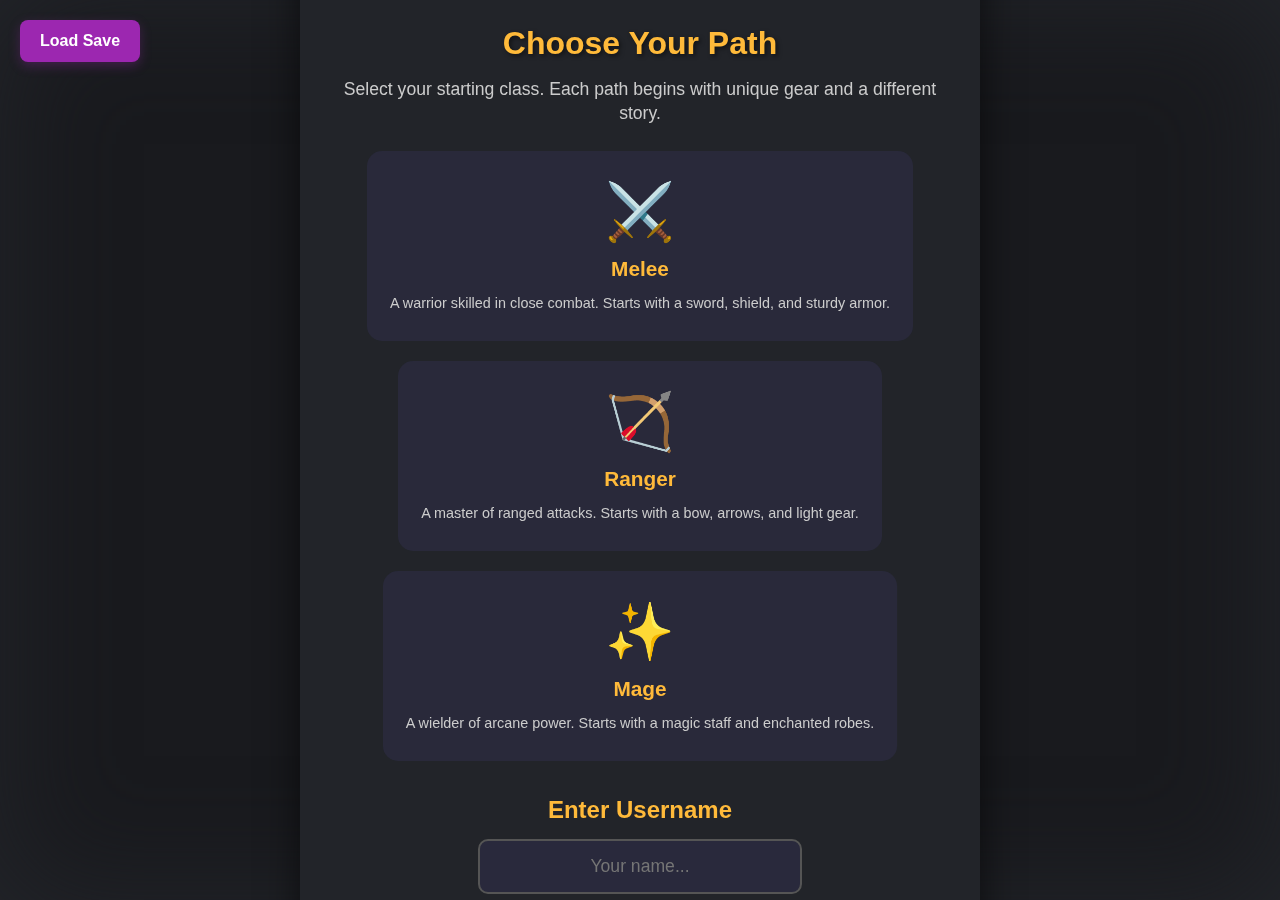
<file: index.html>
<!DOCTYPE html>
<html lang="en">
<head>
<link href="favicon.ico" rel="icon" type="image/x-icon"/>
<meta charset="utf-8"/>
<style>
  #character-select-overlay {
    position: fixed;
    z-index: 5000;
    top: 0; left: 0;
    width: 100vw; height: 100vh;
    background: linear-gradient(135deg, #191a1e 60%, #23252a 100%);
    display: flex;
    align-items: center;
    justify-content: center;
    background-image:
      url('https://images.unsplash.com/photo-1506744038136-46273834b3fb?auto=format&fit=crop&w=1200&q=80');
    background-size: cover;
    background-position: center;
    box-shadow: 0 0 120px #23252a inset;
  }
  #character-select-overlay > div {
    position: relative;
    z-index: 2;
    background: #23252ae6;
    padding: 48px 54px 38px 54px;
    border-radius: 28px;
    box-shadow: 0 4px 32px #ffba3a33, 0 2px 24px #000a;
    display: flex;
    flex-direction: column;
    align-items: center;
    max-width: 680px;
    width: 90vw;
    backdrop-filter: blur(2px);
  }
  .char-class-options {
    display: flex;
    gap: 32px;
    margin: 24px 0 18px 0;
    justify-content: center;
  }
  .char-class-card {
    background: #18191c;
    border-radius: 16px;
    box-shadow: 0 2px 12px #0007;
    padding: 24px 22px 18px 22px;
    display: flex;
    flex-direction: column;
    align-items: center;
    min-width: 160px;
    cursor: pointer;
    border: 2.5px solid #444;
    transition: border-color 0.18s, box-shadow 0.18s;
    position: relative;
  }
  .char-class-card.selected, .char-class-card:hover {
    border-color: #ffba3a;
    box-shadow: 0 0 18px #ffba3a99;
    z-index: 2;
  }
  .char-class-icon {
    font-size: 2.5em;
    margin-bottom: 10px;
  }
  .char-class-title {
    color: #ffba3a;
    font-weight: bold;
    font-size: 1.18em;
    margin-bottom: 7px;
    letter-spacing: 1px;
  }
  .char-class-desc {
    color: #eee;
    font-size: 1em;
    text-align: center;
    margin-bottom: 7px;
    min-height: 48px;
  }
  #char-select-btn {
    font-size: 1.15em;
    font-weight: bold;
    background: linear-gradient(90deg,#ffba3a 70%,#23252a 100%);
    color: #23252a;
    border: none;
    border-radius: 9px;
    padding: 12px 38px;
    cursor: pointer;
    box-shadow: 0 2px 14px #ffba3a88;
    transition: background 0.18s, color 0.18s;
    margin-top: 18px;
    letter-spacing: 1.5px;
    position: relative;
    animation: fateGlow 1.5s infinite alternate;
  }
  #char-select-btn:disabled {
    opacity: 0.6;
    cursor: not-allowed;
    background: #444;
    color: #aaa;
    box-shadow: none;
    animation: none;
  }

  /* --- Hitsplat Styles for Player and Enemy Damage --- */
  .hitsplat {
    position: absolute;
    font-size: 1.5em;
    font-weight: bold;
    pointer-events: none;
    animation: hitsplat-move 1s ease-out forwards;
  }
  .hitsplat.player {
    color: blue;
  }
  .hitsplat.enemy {
    color: red;
  }
  @keyframes hitsplat-move {
    0% {
      opacity: 1;
      transform: translateY(0);
    }
    100% {
      opacity: 0;
      transform: translateY(-50px);
    }
  }
  
  #mystery-bag-ui {
    /* ...existing code... */
    display: none;
    position: fixed;
    z-index: 12000;
    top: 0; left: 0; right: 0; bottom: 0;
    width: 100vw;
    height: 100vh;
    background: radial-gradient(circle, rgba(25,26,30,0.93) 60%, rgba(0,0,0,0.8) 100%);
    align-items: center;
    justify-content: center;
    overflow: hidden;
  }

  #mystery-bag-ui::before {
    /* Removed the yellow spinning box effect */
    display: none;
  }

  @keyframes swirlEffect {
    0% { transform: scale(1) rotate(0deg); opacity: 0.8; }
    50% { transform: scale(1.2) rotate(180deg); opacity: 0.6; }
    100% { transform: scale(1) rotate(360deg); opacity: 0.8; }
  }

  #mystery-bag-ui-inner {
    /* ...existing code... */
    background: linear-gradient(135deg,#23252a 80%,#191a1e 100%);
    border-radius: 22px;
    box-shadow: 0 4px 32px #000a, 0 0 32px #ffba3a55;
    padding: 44px 54px 38px 54px;
    display: flex;
    flex-direction: column;
    align-items: center;
    min-width: 340px;
    max-width: 96vw;
    max-height: 90vh;
    position: relative;
    border: 2.5px solid #ffba3a;
    animation: bagPopupMenace 0.7s cubic-bezier(.59,.22,.44,1.36);
    z-index: 2;
  }
  @keyframes bagPopupMenace {
    0% { transform: scale(0.8) rotate(-2deg); box-shadow: 0 0 0 #0000; }
    60% { transform: scale(1.08) rotate(2deg); box-shadow: 0 0 32px #ffba3a88; }
    100% { transform: scale(1) rotate(0deg); }
  }
  #mystery-bag-ui-inner .bag-icon {
    /* ...existing code... */
    font-size: 3.2em;
    margin-bottom: 12px;
    animation: bagIconPulse 1.2s infinite alternate, bagBounce 2s infinite;
    filter: drop-shadow(0 0 12px #ffba3a88);
  }
  @keyframes bagIconPulse {
    0% { filter: drop-shadow(0 0 12px #ffba3a88); }
    100% { filter: drop-shadow(0 0 32px #ffd36bcc); }
  }
  @keyframes bagBounce {
    0%, 100% { transform: translateY(0); }
    50% { transform: translateY(-10px); }
  }
  #mystery-bag-ui-inner .bag-title {
    color: #ffba3a;
    font-size: 1.5em;
    font-weight: bold;
    margin-bottom: 12px;
    text-shadow: 0 2px 8px #23252a88,0 0 4px #fff;
    letter-spacing: 1.5px;
  }
  #mystery-bag-ui-inner .bag-desc {
    color: #ffd36b;
    font-size: 1.1em;
    margin-bottom: 18px;
    text-align: center;
  }
  #mystery-bag-ui-inner .bag-warning {
    color: #ff4444;
    font-size: 1.08em;
    margin-bottom: 18px;
    text-align: center;
    font-weight: bold;
    letter-spacing: 1px;
    text-shadow: 0 0 8px #ff444488;
  }
  #mystery-bag-ui-inner .bag-open-btn {
    /* ...existing code... */
    font-size: 1.15em;
    font-weight: bold;
    background: linear-gradient(90deg, #ffba3a, #ffd36b);
    color: #23252a;
    border: none;
    border-radius: 9px;
    padding: 12px 38px;
    cursor: pointer;
    box-shadow: 0 0 20px #ffba3a88, 0 0 40px #ffd36bcc;
    transition: background 0.18s, color 0.18s, transform 0.2s, box-shadow 0.2s;
    margin-top: 18px;
    letter-spacing: 1.5px;
    position: relative;
    animation: fateGlow 1.5s infinite alternate;
  }
  #mystery-bag-ui-inner .bag-open-btn:hover {
    transform: scale(1.1);
    box-shadow: 0 0 30px #ffba3a, 0 0 60px #ffd36b;
  }
  #mystery-bag-ui-inner .bag-close-btn {
    /* ...existing code... */
    font-size: 1em;
    background: linear-gradient(90deg, #444, #555);
    color: #ffba3a;
    border: none;
    border-radius: 7px;
    padding: 6px 24px;
    cursor: pointer;
    margin-top: 18px;
    font-weight: bold;
    box-shadow: 0 0 10px #444, 0 0 20px #555;
    transition: transform 0.2s, box-shadow 0.2s;
  }
  #mystery-bag-ui-inner .bag-close-btn:hover {
    transform: scale(1.1);
    box-shadow: 0 0 20px #666, 0 0 40px #777;
  }
</style>
<div id="character-select-overlay">
  <div>
    <div id="char-select-title" style="color:#ffba3a;font-size:2em;font-weight:bold;margin-bottom:18px;text-align:center;">Choose Your Path</div>
    <div style="color:#eee;font-size:1.1em;margin-bottom:18px;text-align:center;">
      Select your starting class. Each path begins with unique gear and a different story.
    </div>
    <div class="char-class-options">
      <div class="char-class-card" data-class="melee" tabindex="0">
        <div class="char-class-icon">🗡️</div>
        <div class="char-class-title">Melee</div>
        <div class="char-class-desc">A warrior skilled in close combat. Starts with a sword, shield, and sturdy armor.</div>
      </div>
      <div class="char-class-card" data-class="ranger" tabindex="0">
        <div class="char-class-icon">🏹</div>
        <div class="char-class-title">Ranger</div>
        <div class="char-class-desc">A master of ranged attacks. Starts with a bow, arrows, and light gear.</div>
      </div>
      <div class="char-class-card" data-class="mage" tabindex="0">
        <div class="char-class-icon">🪄</div>
        <div class="char-class-title">Mage</div>
        <div class="char-class-desc">A wielder of arcane power. Starts with a magic staff and enchanted robe.</div>
      </div>
    </div>
    <button id="char-select-btn" disabled>Begin Your Legend</button>
  </div>
</div>
<div id="mystery-bag-ui" style="position:fixed;z-index:4000;top:0;left:0;width:100vw;height:100vh;background:rgba(0,0,0,0.8);display:none;align-items:center;justify-content:center;">
  <div id="mystery-bag-ui-inner" style="background:#23252a;border-radius:20px;padding:40px;box-shadow:0 10px 40px rgba(0,0,0,0.6);text-align:center;max-width:500px;width:90%;color:#fff;">
    <div class="bag-icon" style="font-size:4em;margin-bottom:20px;">🎒</div>
    <div class="bag-title" style="color:#ffba3a;font-size:2em;font-weight:bold;margin-bottom:15px;">The Mystery Bag</div>
    <div class="bag-details" style="color:#ccc;margin-bottom:20px;line-height:1.6;"></div>
    <div class="bag-desc" style="color:#eee;margin-bottom:15px;line-height:1.5;">A chill runs down your spine as you gaze upon the bag. Its contents are unknown, its power... undeniable.</div>
    <div class="bag-warning" style="color:#ffba3a;margin-bottom:25px;font-weight:bold;">Are you ready to reveal your fate?</div>
    <button class="bag-open-btn" style="background:#ffba3a;color:#23252a;border:none;padding:12px 30px;border-radius:8px;font-size:1.1em;font-weight:bold;cursor:pointer;margin-right:10px;">Open Bag</button>
    <button class="bag-close-btn" style="background:#444;color:#fff;border:none;padding:12px 30px;border-radius:8px;font-size:1.1em;font-weight:bold;cursor:pointer;display:none;">Close</button>
  </div>
</div>
<script>
  // Character selection logic
  let selectedClass = null;
  let classIntroStories = {
    melee: `
      <p>
        You are a <b>Melee Warrior</b>, forged in the fires of battle. Your sword and shield are your closest allies, and your armor bears the scars of countless fights. The world awaits your strength and courage.
      </p>
    `,
    ranger: `
      <p>
        You are a <b>Ranger</b>, swift and silent. Your bow finds its mark from the shadows, and your arrows never miss. The wilds are your home, and adventure calls you to explore the unknown.
      </p>
    `,
    mage: `
      <p>
        You are a <b>Mage</b>, student of the arcane. The mysteries of magic bend to your will, and your staff crackles with power. The world is full of secrets, and you are ready to uncover them.
      </p>
    `
  };
  // Starter gear for each class (now only used for mystery bag contents)
  let starterGear = {
    melee: [
      { name: "Starter Sword", type: "weapon", attackPower: 12, price: 0, description: "A basic sword for melee combat." },
      { name: "Starter Shield", type: "shield", defense: 8, price: 0, description: "A basic shield for blocking attacks." },
      { name: "Starter Armor", type: "chestplate", defense: 10, price: 0, description: "Sturdy armor for protection." },
      { name: "Starter Helmet", type: "helmet", defense: 5, health: 10, price: 0, description: "A simple helmet." },
      { name: "Potion", type: "consumable", healing: 50, count: 5 }
    ],
    ranger: [
      { name: "Starter Bow", type: "weapon", attackPower: 10, isBow: true, price: 0, description: "A basic bow for ranged attacks." },
      { name: "Arrows", type: "arrows", attackPower: 3, count: 50, price: 0, description: "A bundle of arrows." },
      { name: "Starter Cloak", type: "cape", defense: 6, health: 8, price: 0, description: "A light cloak for agility." },
      { name: "Starter Boots", type: "boots", defense: 4, health: 8, price: 0, description: "Light boots for quick movement." },
      { name: "Potion", type: "consumable", healing: 50, count: 5 }
    ],
    mage: [
      { name: "Starter Staff", type: "weapon", attackPower: 11, price: 0, description: "A basic staff for casting spells."},
      { name: "Starter Amulet", type: "amulet", defense: 4, price: 0, description: "A magical amulet." },
      { name: "Starter Ring", type: "ring", attackPower: 2, health: 6, price: 0, description: "A ring that boosts magic." },
      { name: "Potion", type: "consumable", healing: 50, count: 5 },
      // Add runes for mage
      { name: "Fire Rune", type: "material", count: 100, description: "A rune for fire spells." },
      { name: "Air Rune", type: "material", count: 100, description: "A rune for air spells." },
      { name: "Water Rune", type: "material", count: 100, description: "A rune for water spells." }
    ]
  };
  // Card selection UI
  document.querySelectorAll('.char-class-card').forEach(card => {
    card.onclick = function() {
      document.querySelectorAll('.char-class-card').forEach(c => c.classList.remove('selected'));
      card.classList.add('selected');
      selectedClass = card.getAttribute('data-class');
      document.getElementById('char-select-btn').disabled = false;
    };
    card.onkeydown = function(e) {
      if (e.key === "Enter" || e.key === " ") card.click();
    };
  });
  // On Begin button
  document.getElementById('char-select-btn').onclick = function() {
    if (!selectedClass) return;
    // Set starter gear for later use
    window._selectedClass = selectedClass;
    window._starterGear = starterGear[selectedClass];
    // Hide character select, show intro overlay with class-specific story
    document.getElementById('character-select-overlay').style.display = 'none';
    // Set intro story
    let introOverlay = document.getElementById('intro-overlay');
    if (introOverlay) {
      let storyDiv = introOverlay.querySelector('#intro-story');
      if (storyDiv) {
        // Replace first paragraph with class intro
        let html = classIntroStories[selectedClass] +
          `<p>
            In a world torn by ancient wars and forgotten magic, you awaken in the heart of the realm—Central Town. The lands around you are shrouded in mystery, with forests, mountains, deserts, and ruins waiting to be discovered. Towns bustle with life, each holding secrets, rare sellers, and unique events. Chests glimmer in hidden corners, promising gold and treasures to the bold.
          </p>
          <p>
            As you journey, you will face a host of enemies—from cunning goblins to legendary bosses. Equip powerful weapons, armor, rings, and more to survive. Manage your inventory and bag, deposit valuables in the bank, and seek out the shop for ever-changing wares. Special sellers in towns offer rare items for those who explore bravely.
          </p>
          <p>
            Harness the power of Prayer to deflect attacks or heal in battle. Visit the Prayer Altar to renew your strength. Level up, gain experience, and unlock the ancient set for unmatched power. Auto-explore the world, auto-attack foes, and shape your fate.
          </p>
          <p>
            <b>Features:</b>
            <ul style="margin-left:18px;">
              <li>18x18 grid map with towns, chests, and areas</li>
              <li>Dynamic inventory, bag, equipment, and bank system</li>
              <li>Shop with rotating items and full armor sets</li>
              <li>Special sellers in towns with rare items</li>
              <li>Prayer system: Deflect & Heal, with altar renewal</li>
              <li>Auto-explore and auto-attack options</li>
              <li>Ancient Boss with unique rewards and set bonuses</li>
              <li>Save/load your progress and upload custom music</li>
              <li>More to come!</li>
            </ul>
          </p>
          <p>
            Your destiny awaits. Will you accept your fate and begin your Journey?
          </p>`;
        storyDiv.innerHTML = html;
      }
      introOverlay.style.display = 'flex';
    }
  };
  // On page load, show only character select overlay
  document.addEventListener('DOMContentLoaded', function() {
    document.getElementById('character-select-overlay').style.display = 'flex';
    let intro = document.getElementById('intro-overlay');
    let usernameOverlay = document.getElementById('username-overlay');
    let mainContainer = document.getElementById('container');
    if (intro) intro.style.display = 'none';
    if (usernameOverlay) usernameOverlay.style.display = 'none';
    if (mainContainer) mainContainer.style.display = 'none';
    [
      'bank-modal-bg', 'special-seller-popup', 'town-popup', 'ancient-boss-popup', 'multi-use-popup', 'panel-locations-popup', 'prayer-panel', 'prayer-altar-panel',
      'main-save-ui', 'explore-bar', 'direction-select-bar', 'panel-locations-btn', 'top-left-bar'
    ].forEach(id => {
      const el = document.getElementById(id);
      if (el) el.style.display = 'none';
    });
  });

  // --- Mystery Bag logic ---
  // Helper: returns the mystery bag item for the selected class
  function getMysteryBagForClass(classKey) {
    let bagContents = [];
    if (classKey === "mage") {
      // Mage: ensure runes included
      bagContents = starterGear.mage.slice();
    } else if (classKey === "ranger") {
      bagContents = starterGear.ranger.slice();
    } else {
      bagContents = starterGear.melee.slice();
    }
    return {
      name: "<span style='color:#e53935;font-weight:bold;'>??????</span>",
      type: "mystery",
      description: "Dare to open it?",
      _mysteryBagContents: bagContents
    };
  }

  // Patch renderBagInv to show "Open" button for mystery bag
  document.addEventListener('DOMContentLoaded', function() {
    if (typeof renderBagInv === "function") {
      const origRenderBagInvMystery = renderBagInv;
      window.renderBagInv = function() {
        origRenderBagInvMystery();
        // Add "Open" button for mystery bag
        const content = document.getElementById('baginv-content');
        if (!content) return;
        let itemsArr = baginvTab === "inventory" ? player.inventory : player.bag;
        content.querySelectorAll('.item-card').forEach((card, idx) => {
          const item = itemsArr[idx];
          if (item && item.type === "mystery") {
            // Add Open button if not already present
            if (!card.querySelector('.mystery-bag-open-btn')) {
              const btn = document.createElement('button');
              btn.className = 'item-action-btn mystery-bag-open-btn';
              btn.textContent = 'Open';
              btn.style.background = '#ffba3a';
              btn.style.color = '#23252a';
              btn.style.fontWeight = 'bold';
              btn.style.marginTop = '6px';
              btn.onclick = function(e) {
                e.stopPropagation();
                showMysteryBagUI(item, idx, itemsArr);
              };
              card.appendChild(btn);
            }
          }
        });
      };
    }
  });

  function showMysteryBagUI(item, idx, itemsArr) {
    const ui = document.getElementById('mystery-bag-ui');
    const inner = document.getElementById('mystery-bag-ui-inner');
    if (!ui || !inner) return;
    // Reset UI state
    inner.querySelector('.bag-icon').textContent = "🎒";
    inner.querySelector('.bag-title').textContent = "The Mystery Bag";
     inner.querySelector('.bag-details').textContent = "Your father whom you only seen once left you with his prime possessions, including this bag. It is said to contain powerful items for those who seek adventure.";
    inner.querySelector('.bag-desc').textContent = "A chill runs down your spine as you gaze upon the bag. Its contents are unknown, its power... undeniable.";
    inner.querySelector('.bag-warning').textContent = "Are you ready to reveal your fate?";
    inner.querySelector('.bag-open-btn').style.display = "";
    inner.querySelector('.bag-close-btn').style.display = "none";
    ui.style.display = "flex";

    // Open logic
    inner.querySelector('.bag-open-btn').onclick = function() {
      // Remove bag from inventory/bag
      itemsArr.splice(idx, 1);
      // Add all contents to inventory/bag as appropriate
      const contents = item._mysteryBagContents || [];
      contents.forEach(gear => {
        // If arrows, stack or add to bag
        if (gear.type === "arrows") {
          let found = false;
          for (let i = 0; i < player.bag.length; i++) {
            if (player.bag[i].type === "arrows") {
              player.bag[i].count = (player.bag[i].count || 0) + (gear.count || 0);
              found = true;
              break;
            }
          }
          if (!found) player.bag.push({...gear});
        }
        // If runes/materials, stack in inventory
        else if (gear.type === "material") {
          let found = false;
          for (let i = 0; i < player.inventory.length; i++) {
            if (player.inventory[i].name === gear.name && player.inventory[i].type === "material") {
              player.inventory[i].count = (player.inventory[i].count || 0) + (gear.count || 0);
              found = true;
              break;
            }
          }
          if (!found) player.inventory.push({...gear});
        }
        // Potions/consumables to inventory
        else if (gear.type === "potion" || gear.type === "consumable") {
          player.inventory.push({...gear});
        }
        // Equip first weapon/armor/helmet/shield/amulet/ring/cloak/boots/arrows if not equipped, else bag
        else if (gear.type === "weapon" && !player.equipment.weapon) player.equipment.weapon = {...gear};
        else if (gear.type === "armor" && !player.equipment.armor) player.equipment.armor = {...gear};
        else if (gear.type === "helmet" && !player.equipment.helmet) player.equipment.helmet = {...gear};
        else if (gear.type === "shield" && !player.equipment.shield) player.equipment.shield = {...gear};
        else if (gear.type === "amulet" && !player.equipment.amulet) player.equipment.amulet = {...gear};
        else if (gear.type === "ring" && !player.equipment.ring) player.equipment.ring = {...gear};
        else if (gear.type === "cloak" && !player.equipment.cloak) player.equipment.cloak = {...gear};
        else if (gear.type === "boots" && !player.equipment.boots) player.equipment.boots = {...gear};
        else player.bag.push({...gear});
      });
      // Show a little animation or message
      inner.querySelector('.bag-title').textContent = "The Bag Opens...";
      inner.querySelector('.bag-desc').textContent = "A surge of energy bursts forth as you open the bag, revealing your starting gear!";
      inner.querySelector('.bag-warning').textContent = "";
      inner.querySelector('.bag-icon').textContent = "✨";
      inner.querySelector('.bag-details').textContent = ""; 
      inner.querySelector('.bag-open-btn').style.display = "none";
      inner.querySelector('.bag-close-btn').style.display = "";
      if (typeof renderBagInv === "function") renderBagInv();
      if (typeof renderEquipment === "function") renderEquipment();
      if (typeof renderPlayerStats === "function") renderPlayerStats();
    };
    // Close logic
    inner.querySelector('.bag-close-btn').onclick = function() {
      ui.style.display = "none";
    };
    // Also close if user clicks outside the inner box
    ui.onclick = function(e) {
      if (e.target === ui) ui.style.display = "none";
    };
  }
</script>
<div id="top-left-bar" style="display:flex;position:fixed;top:10px;left:10px;z-index:2200;align-items:center;gap:10px;border-radius:10px;padding:7px 16px;font-size:1em;min-width:220px;user-select:none;background:#23252a;"></div>
<div id="date-overlay-ui" style="position:fixed;top:10px;right:10px;z-index:2200;background:#23252a;border-radius:10px;padding:7px 16px;box-shadow:0 2px 12px #0007;display:flex;align-items:center;">
  <span id="update-date-label"></span>
  <select id="update-date-dropdown" style="margin-left:10px;">
    <option value="">Select a date...</option>
    <option value="__add__" style="color:#ffba3a;">➕ Add Date...</option>
  </select>
  <label style="margin-left:10px;font-size:0.98em;">
    <input type="checkbox" id="enable-remove-dates" style="vertical-align:middle;margin-right:4px;">
    Remove Dates
  </label>
</div>
<script>
  // Date overlay logic: show only on intro overlay, hide on all others
  function updateDateOverlayVisibility() {
    var dateOverlay = document.getElementById('date-overlay-ui');
    var introOverlay = document.getElementById('intro-overlay');
    // List of overlays that should hide the date overlay
    var overlays = [
      'username-overlay', 'bank-modal-bg', 'special-seller-popup', 'town-popup',
      'ancient-boss-popup', 'multi-use-popup', 'panel-locations-popup'
    ];
    var otherVisible = overlays.some(function(id) {
      var el = document.getElementById(id);
      return el && el.style.display !== 'none' && el.style.display !== '';
    });
    if (dateOverlay) {
      if (introOverlay && introOverlay.style.display !== 'none' && introOverlay.style.display !== '' && !otherVisible) {
        dateOverlay.style.display = '';
      } else {
        dateOverlay.style.display = 'none';
      }
    }
  }

  // Helper: load/save dates from localStorage
  function getSavedDates() {
    try {
      return JSON.parse(localStorage.getItem('customDates') || '[]');
    } catch {
      return [];
    }
  }
  function saveDates(dates) {
    localStorage.setItem('customDates', JSON.stringify(dates));
  }
  function renderDateDropdown() {
    var dateDropdown = document.getElementById('update-date-dropdown');
    if (!dateDropdown) return;
    // Save current value
    var currentValue = dateDropdown.value;
    // Remove all except the default and add option
    while (dateDropdown.options.length > 0) dateDropdown.remove(0);
    var defaultOpt = document.createElement('option');
    defaultOpt.value = '';
    defaultOpt.textContent = 'Code update dates click to view';
    dateDropdown.appendChild(defaultOpt);
    var dates = getSavedDates();
    dates.forEach(function(date) {
      var opt = document.createElement('option');
      opt.value = date;
      opt.textContent = date;
      dateDropdown.appendChild(opt);
    });
    var addOpt = document.createElement('option');
    addOpt.value = '__add__';
    addOpt.style.color = '#ffba3a';
    addOpt.textContent = '➕ Add Date...';
    dateDropdown.appendChild(addOpt);
    // Restore value if possible
    if (dates.includes(currentValue)) dateDropdown.value = currentValue;
    else dateDropdown.value = '';
  }

  // Show password prompt, callback(true/false)
  function showDatePasswordPrompt(action, cb) {
    // Remove old popup if exists
    let old = document.getElementById('date-password-popup');
    if (old) old.remove();
    // Create popup
    const popup = document.createElement('div');
    popup.id = 'date-password-popup';
    popup.style = 'position:fixed;z-index:100001;top:0;left:0;width:100vw;height:100vh;background:#191a1ecc;display:flex;align-items:center;justify-content:center;';
    popup.innerHTML = `
      <div style="background:#23252a;padding:32px 38px 24px 38px;border-radius:18px;box-shadow:0 2px 24px #000a;display:flex;flex-direction:column;align-items:center;min-width:320px;">
        <div style="color:#ffba3a;font-size:1.1em;margin-bottom:18px;">Enter password to ${action} date</div>
        <input id="date-password-input" type="password" placeholder="Password..." style="font-size:1.1em;padding:6px 18px;border-radius:7px;border:1.5px solid #444;background:#18191c;color:#fff;margin-bottom:18px;width:180px;outline:none;">
        <div id="date-password-error" style="color:#ff4444;margin-bottom:10px;display:none;font-size:1em;"></div>
        <div style="display:flex;gap:18px;">
          <button id="date-password-ok" style="font-size:1.1em;font-weight:bold;background:#ffba3a;color:#23252a;border:none;border-radius:7px;padding:8px 32px;cursor:pointer;">OK</button>
          <button id="date-password-cancel" style="font-size:1.1em;font-weight:bold;background:#35373e;color:#ffba3a;border:none;border-radius:7px;padding:8px 32px;cursor:pointer;">Cancel</button>
        </div>
      </div>
    `;
    document.body.appendChild(popup);
    document.getElementById('date-password-ok').onclick = function() {
      const val = document.getElementById('date-password-input').value;
      if (val === DATE_PASSWORD) {
        popup.remove();
        cb(true);
      } else {
        document.getElementById('date-password-error').textContent = "Incorrect password.";
        document.getElementById('date-password-error').style.display = 'block';
      }
    };
    document.getElementById('date-password-cancel').onclick = function() {
      popup.remove();
      cb(false);
    };
    document.getElementById('date-password-input').addEventListener('keydown', function(e) {
      if (e.key === 'Enter') document.getElementById('date-password-ok').click();
    });
    setTimeout(() => document.getElementById('date-password-input').focus(), 100);
  }

  document.addEventListener('DOMContentLoaded', function() {
    updateDateOverlayVisibility();
    renderDateDropdown();
    // Observe overlays for display changes
    [
      'intro-overlay', 'username-overlay', 'bank-modal-bg', 'special-seller-popup', 'town-popup',
      'ancient-boss-popup', 'multi-use-popup', 'panel-locations-popup'
    ].forEach(function(id) {
      var el = document.getElementById(id);
      if (el) {
        var observer = new MutationObserver(updateDateOverlayVisibility);
        observer.observe(el, { attributes: true, attributeFilter: ['style'] });
      }
    });

    var dateDropdown = document.getElementById('update-date-dropdown');
    var removeDatesCheckbox = document.getElementById('enable-remove-dates');
    let removeMode = false;

    if (removeDatesCheckbox) {
      removeDatesCheckbox.addEventListener('change', function() {
        removeMode = removeDatesCheckbox.checked;
        // Optionally, visually indicate remove mode
        if (removeMode) {
          dateDropdown.style.background = '#ff4444';
          dateDropdown.style.color = '#fff';
        } else {
          dateDropdown.style.background = '';
          dateDropdown.style.color = '';
        }
      });
    }

    if (dateDropdown) {
      dateDropdown.addEventListener('change', function() {
        if (removeMode && dateDropdown.value && dateDropdown.value !== '' && dateDropdown.value !== '__add__') {
          // Prompt for password before removing
          showDatePasswordPrompt("remove", function(success) {
            if (!success) {
              dateDropdown.value = '';
              return;
            }
            var dates = getSavedDates();
            var idx = dates.indexOf(dateDropdown.value);
            if (idx !== -1) {
              if (confirm('Remove date "' + dateDropdown.value + '"?')) {
                dates.splice(idx, 1);
                saveDates(dates);
                renderDateDropdown();
                dateDropdown.value = '';
              } else {
                // If cancelled, reset dropdown
                dateDropdown.value = '';
              }
            } else {
              dateDropdown.value = '';
            }
          });
          return; // Prevent further logic if in remove mode
        }
        if (dateDropdown.value === '__add__') {
          // Prompt for password before adding
          showDatePasswordPrompt("add", function(success) {
            if (!success) {
              dateDropdown.value = '';
              return;
            }
            var newDate = prompt('Enter a new date (e.g. 2024-06-01):');
            if (newDate && newDate.trim()) {
              var dates = getSavedDates();
              if (!dates.includes(newDate)) {
                dates.push(newDate);
                saveDates(dates);
                renderDateDropdown();
                dateDropdown.value = newDate;
              } else {
                alert('Date already exists.');
                dateDropdown.value = '';
              }
            } else {
              dateDropdown.value = '';
            }
          });
        }
      });
    }
  });
</script>
<div id="intro-overlay">
  <div>
    <div id="intro-title">Fate's Awakening</div>
    <div id="intro-story">
    </div>
    <button id="accept-fate-btn" class="accept-fate-pulse">Accept Fate</button>
  </div>
</div>
<style>
  #intro-overlay {
    position: fixed;
    z-index: 5000;
    top: 0; left: 0;
    width: 100vw; height: 100vh;
    display: flex;
    align-items: center;
    justify-content: center;
    background: linear-gradient(135deg, #191a1e 60%, #23252a 100%);
    background-image:
      url('https://images.unsplash.com/photo-1506744038136-46273834b3fb?auto=format&fit=crop&w=1200&q=80');
    background-size: cover;
    background-position: center;
    box-shadow: 0 0 120px #23252a inset;
  }
  #intro-overlay > div {
    position: relative;
    z-index: 2;
    background: #23252af2;
    padding: 32px 32px 28px 32px;
    border-radius: 32px;
    box-shadow: 0 8px 48px #ffba3a66, 0 2px 32px #000a;
    display: flex;
    flex-direction: column;
    align-items: center;
    max-width: 520px;
    width: 96vw;
    min-width: 320px;
    min-height: 340px;
}
#accept-fate-btn.accept-fate-pulse {
  font-size: 1.45em;
  font-weight: bold;
  background: linear-gradient(90deg,#ffba3a 70%,#ffd36b 100%);
  color: #23252a;
  border: none;
  border-radius: 14px;
  padding: 20px 64px;
  cursor: pointer;
  box-shadow: 0 4px 32px #ffba3a99, 0 0 18px #ffd36b88;
  letter-spacing: 2px;
  margin-top: 28px;
  margin-bottom: 8px;
  transition: background 0.18s, color 0.18s, transform 0.18s;
  animation: fatePulseGlow 1.1s infinite alternate;
  outline: 3px solid #ffba3a44;
}
#accept-fate-btn.accept-fate-pulse:hover {
  background: linear-gradient(90deg,#ffd36b 70%,#ffba3a 100%);
  color: #191a1e;
  transform: scale(1.08);
  box-shadow: 0 0 48px #ffd36bcc, 0 0 24px #ffba3a;
}
@keyframes fatePulseGlow {
  0% {
    box-shadow: 0 0 18px #ffba3a99, 0 0 8px #ffd36b88;
    transform: scale(1);
    opacity: 1;
  }
  60% {
    box-shadow: 0 0 48px #ffd36bcc, 0 0 24px #ffba3a;
    transform: scale(1.09);
    opacity: 0.97;
  }
  100% {
    box-shadow: 0 0 18px #ffba3a99, 0 0 8px #ffd36b88;
    transform: scale(1);
    opacity: 1;
  }
}
  
</style>
<script>
  // Hide all overlays and main UI until Accept Fate is clicked
</script>
<script>
  // Hide all overlays and main UI until Accept Fate is clicked
  // Function to start the game (called from Accept Fate button)
  function startGame() {
    // Show main game UI
    let mainContainer = document.getElementById('container');
    if (mainContainer) mainContainer.style.display = '';
    
    // Show all game UI elements
    [
      'main-save-ui', 'explore-bar', 'direction-select-bar', 'prayer-panel', 'prayer-altar-panel', 'panel-locations-btn'
    ].forEach(id => {
      const el = document.getElementById(id);
      if (el) el.style.display = '';
    });
    
    // Initialize map and player position before rendering
    if (typeof initMap === "function") {
      initMap();
      playerPosition = { x: Math.floor(mapSize/2), y: Math.floor(mapSize/2) };
      discovered[playerPosition.y][playerPosition.x] = true;
    }
    
    // Render all game UI components
    if (typeof renderPlayerStats === "function") renderPlayerStats();
    if (typeof renderDerivedStats === "function") renderDerivedStats();
    if (typeof renderEquipment === "function") renderEquipment();
    if (typeof renderBagInv === "function") {
      renderBagInv();
      // Add mystery bag open buttons after rendering
      setTimeout(addMysteryBagOpenButton, 100);
    }
    if (typeof renderMap === "function") renderMap();
    
    // Continue playing background music if it was loaded
    if (backgroundAudio && musicLoaded) {
      backgroundAudio.play().catch(() => {
        document.body.addEventListener('click', () => backgroundAudio.play(), { once: true });
      });
    }
    
    // Log welcome message
    if (typeof logMsg === "function") {
      logMsg(`Welcome, ${player.name} the ${player.class || 'Adventurer'}! Your journey begins...`);
      logMsg(`You notice a mysterious bag in your inventory. Perhaps you should open it!`);
    }
  }

  document.addEventListener('DOMContentLoaded', function() {
    // Accept Fate button logic - now starts the game directly
    document.getElementById('accept-fate-btn').onclick = function() {
      // Hide intro overlay
      document.getElementById('intro-overlay').style.display = 'none';
      
      // Show the main game UI
      startGame();
    };
    // Patch username submit to give mystery bag and show game UI
    let usernameSubmit = document.getElementById('username-submit');
    if (usernameSubmit) {
      usernameSubmit.onclick = function() {
        const input = document.getElementById('username-input');
        const error = document.getElementById('username-error');
        const val = input.value.trim();
        if (!val) {
          error.textContent = 'Please enter a username.';
          error.style.display = 'block';
          return;
        }
        player.name = val;
        error.style.display = 'none';
        document.getElementById('username-overlay').style.display = 'none';
        // Set player class based on selected class
        if (window._selectedClass) {
          player.class = window._selectedClass.charAt(0).toUpperCase() + window._selectedClass.slice(1);
        } else {
          player.class = '';
        }
        // Give only the mystery bag (not direct starter gear)
        if (window._selectedClass) {
          // Reset inventory, bag, equipment
          player.inventory = [];
          player.bag = [];
          player.equipment = {
            helmet: null, weapon: null, armor: null, ring: null, arrows: null,
            cloak: null, shield: null, amulet: null, gloves: null, boots: null
          };
          // Add mystery bag to inventory
          player.inventory.push(getMysteryBagForClass(window._selectedClass));
        }
        // Show main game UI
        let mainContainer = document.getElementById('container');
        if (mainContainer) mainContainer.style.display = '';
        [
          'main-save-ui', 'explore-bar', 'direction-select-bar', 'prayer-panel', 'prayer-altar-panel', 'panel-locations-btn'
        ].forEach(id => {
          const el = document.getElementById(id);
          if (el) el.style.display = '';
        });
        // Initialize map and player position before rendering
        if (typeof initMap === "function") {
          initMap();
          playerPosition = { x: Math.floor(mapSize/2), y: Math.floor(mapSize/2) };
          discovered[playerPosition.y][playerPosition.x] = true;
        }
        // Render stats, including class in player stats UI
        if (typeof renderPlayerStats === "function") renderPlayerStats();
        // Insert class row in player stats UI if not present
        const ul = document.getElementById('player-stats-ul');
        if (ul && player.class) {
          let classLi = ul.querySelector('.class-li');
          if (!classLi) {
            classLi = document.createElement('li');
            classLi.className = 'class-li';
            classLi.innerHTML = `<span class="player-class" style="color:#ffd36b;font-weight:bold;">Class:</span> ${player.class}`;
            // Insert after Name row (first li)
            if (ul.children.length > 0) {
              ul.insertBefore(classLi, ul.children[1]);
            } else {
              ul.appendChild(classLi);
            }
          } else {
            classLi.innerHTML = `<span class="player-class" style="color:#ffd36b;font-weight:bold;">Class:</span> ${player.class}`;
          }
        }
        if (typeof renderDerivedStats === "function") renderDerivedStats();
        if (typeof renderEquipment === "function") renderEquipment();
        if (typeof renderBagInv === "function") renderBagInv();
        if (typeof renderMap === "function") renderMap();
        // Play music if available
        const music = document.getElementById('username-music');
        if (music) {
          music.currentTime = 0;
          music.play().catch(() => {
            document.body.addEventListener('click', () => music.play(), { once: true });
          });
        }
      };
    }
  });

  // Patch renderPlayerStats to show class if present
  renderPlayerStats = function() {
    if (typeof origRenderPlayerStats === "function") origRenderPlayerStats();
    // Add class row if player.class is set
    const ul = document.getElementById('player-stats-ul');
    if (!ul) return;
    let classLi = ul.querySelector('.class-li');
    if (!classLi && player.class) {
      classLi = document.createElement('li');
      classLi.className = 'class-li';
      classLi.innerHTML = `<span class="player-class" style="color:#ffd36b;font-weight:bold;">Class:</span> ${player.class}`;
      // Insert after Name row (first li)
      if (ul.children.length > 0) {
        ul.insertBefore(classLi, ul.children[1]);
      } else {
        ul.appendChild(classLi);
      }
    } else if (classLi) {
      classLi.innerHTML = `<span class="player-class" style="color:#ffd36b;font-weight:bold;">Class:</span> ${player.class || ''}`;
    }
  };
</script>

<title>Legend of III Game Web Interface</title>
<style>
  
    body {
      font-family: 'Segoe UI', Arial, sans-serif;
      background: #202124;
      color: #eee;
      margin: 0;
      padding: 0;
    }
    #container {
      display: grid;
      grid-template-columns: 420px 1fr 420px;
      gap: 18px;
      padding: 26px;
      max-width: 2200px;
      margin: auto;
    }
    #explore-bar {
      width: 100%;
      display: flex;
      justify-content: center;
      align-items: center;
      margin-bottom: 28px;
      margin-top: 10px;
    }
    #explore-btn-top {
      background: #ffba3a;
      color: #23252a;
      border-radius: 12px;
      border: none;
      padding: 14px 52px;
      font-weight: bold;
      font-size: 1.47em;
      cursor: pointer;
      box-shadow: 0 2px 14px #0006;
      letter-spacing: 1.5px;
      transition: background 0.18s, color 0.18s;
    }
    #explore-btn-top:hover {
      background: #ffd36b;
      color: #111;
    }
    #direction-select-bar {
      display: none;
      justify-content: center;
      align-items: center;
      margin-bottom: 18px;
      gap: 10px;
    }
    #direction-select-bar.active {
      display: flex;
    }
    .direction-btn {
      background: #35373e;
      color: #ffba3a;
      border: none;
      border-radius: 8px;
      padding: 10px 22px;
      font-weight: bold;
      font-size: 1.1em;
      cursor: pointer;
      margin: 0 4px;
      transition: background 0.17s;
    }
    .direction-btn:hover {
      background: #ffba3a;
      color: #23252a;
    }
    #left-col {
      display: flex;
      flex-direction: column;
      gap: 16px;
    }
    .panel {
      background: #292c31;
      border-radius: 10px;
      padding: 16px;
      box-shadow: 0 2px 10px #000a;
      margin-bottom: 0;
      min-width: 370px;
    }
    .panel h2 {
      margin-top: 0;
      color: #ffba3a;
      font-size: 1.19em;
      letter-spacing: 1px;
      margin-bottom: 9px;
      text-shadow: 0 0 3px #222, 0 2px 1px #1919195c;
    }
    #player-stats-ul {
      list-style: none; margin: 0; padding: 0;
      font-size: 1.05em;
    }
    #player-stats-ul li { margin-bottom: 3px; }
    .gold { color: gold; }
    .health { color: #90ee90; }
    .level { color: #61dafb; }
    #equipment-panel {
      position: relative;
      overflow: visible;
      padding-bottom: 0;
    }
    #equipment-ui {
      display: flex;
      flex-direction: row;
      justify-content: center;
      align-items: flex-start;
      gap: 10px;
      min-height: 320px;
      margin-bottom: 10px;
    }
    .equipment-side {
      display: flex;
      flex-direction: column;
      gap: 35px;
      min-width: 150px;
    }
    .equipment-side.left {
      align-items: flex-end;
    }
    .equipment-side.right {
      align-items: flex-start;
    }
#char-portrait-box {
  width: 100%;
  max-width: 320px;
  height: 40vw;
  max-height: 480px;
}

#char-portrait {
  width: 100%;
  height: 100%;
}
    .equip-slot {
      width: 150px;
      height: 48px;
      margin: 5px 0;
      background: #23252a;
      border-radius: 6px;
      border: 2.5px solid #353841;
      display: flex;
      align-items: center;
      justify-content: flex-start;
      position: relative;
      cursor: pointer;
      transition: border-color 0.2s;
      font-size: 1.12em;
      color: #ffba3a;
      font-weight: bold;
      padding-left: 14px;
      overflow: visible;
      min-width: 150px;
      max-width: 180px;
      white-space: nowrap;
    }
    .equip-slot.selected, .equip-slot:hover {
      border-color: #ffba3a;
      box-shadow: 0 0 6px #ffba3a90;
      z-index: 4;
    }
    .equip-slot .slot-tooltip {
      display: none;
      position: absolute;
      left: 110%;
      top: 50%;
      transform: translateY(-50%);
      background: #18191c;
      color: #eee;
      padding: 10px 16px;
      border-radius: 10px;
      border: 1.5px solid #444;
      white-space: nowrap;
      font-size: 1.05em;
      box-shadow: 0 2px 12px #0007;
      z-index: 10;
      pointer-events: none;
      min-width: 180px;
    }
    .equip-slot:hover .slot-tooltip {
      display: block;
    }
    #equipment-legend {
      margin-top: 14px;
      color: #aaa;
      font-size: 1.05em;
      text-align: center;
    }
    #baginv-panel {
      min-height: 155px;
    }
    #baginv-tabs {
      display: flex;
      gap: 7px;
      margin-bottom: 12px;
    }
    .baginv-tab {
      font-weight: 600;
      font-size: 1em;
      border: none;
      background: #23252a;
      color: #fff;
      border-radius: 6px 6px 0 0;
      padding: 7px 20px;
      cursor: pointer;
      transition: background 0.22s, color 0.22s;
      outline: none;
      border-bottom: 2px solid transparent;
    }
    .baginv-tab.active, .baginv-tab:hover {
      background: #34373e;
      color: #ffba3a;
      border-bottom: 2px solid #ffba3a;
    }
    #baginv-content {
      display: flex;
      flex-wrap: wrap;
      gap: 16px;
      min-height: 70px;
      margin-bottom: 2px;
      justify-content: flex-start;
    }
    .item-card {
      background: #23252a;
      border-radius: 7px;
      border: 2px solid #353841;
      display: flex;
      flex-direction: column;
      align-items: center;
      padding: 7px 10px 7px 10px;
      width: 110px;
      cursor: pointer;
      position: relative;
      transition: border-color 0.18s;
      min-height: 85px;
      font-size: 1em;
      color: #ffba3a;
      font-weight: bold;
      justify-content: center;
      word-break: break-word;
      max-width: 140px;
    }
    .item-card.selected, .item-card:hover {
      border-color: #ffba3a;
      box-shadow: 0 0 7px #ffba3a7c;
      z-index: 5;
    }
    .item-name {
      font-size: 1em;
      color: #fff;
      text-align: center;
      margin-bottom: 2.5px;
      overflow: hidden;
      text-overflow: ellipsis;
      white-space: normal;
      width: 100%;
      max-width: 120px;
      word-break: break-word;
    }
    .item-actions {
      display: flex;
      gap: 3px;
      margin-top: 1px;
    }
    .item-action-btn {
      font-size: 0.98em;
      border: none;
      background: #35373e;
      color: #fff;
      border-radius: 4px;
      padding: 2px 8px;
      cursor: pointer;
      margin: 0 1px;
      transition: background 0.14s;
    }
    .item-action-btn:hover {
      background: #ffba3a;
      color: #101015;
    }
    .bag-x-remove-btn {
      position: absolute;
      top: 3px;
      left: 4px;
      background: #ff4444;
      color: #fff;
      border: none;
      border-radius: 50%;
      font-size: 1.05em;
      width: 22px;
      height: 22px;
      cursor: pointer;
      z-index: 7;
      padding: 0;
      display: flex;
      align-items: center;
      justify-content: center;
      transition: background 0.12s;
    }
    .bag-x-remove-btn:hover {
      background: #ff0000;
      color: #fff;
    }
    .bag-equip-btn {
      margin-top: 2px;
      font-size: 1.01em;
      border: none;
      background: #35373e;
      color: #fff;
      border-radius: 4px;
      padding: 2px 12px;
      cursor: pointer;
      font-weight: bold;
      width: 90%;
      transition: background 0.14s;
      display: block;
      margin-left: auto;
      margin-right: auto;
    }
    .bag-equip-btn:hover {
      background: #ffba3a;
      color: #101015;
    }
    #center-col {
      display: flex;
      flex-direction: column;
      align-items: center;
      justify-content: start;
      position: relative;
      min-height: 520px;
    }
    #enemy-encounter {
      display: none;
      align-items: center;
      flex-direction: column;
      justify-content: center;
      min-height: 450px;
      width: 355px;
      background: #1b1c23;
      border-radius: 14px;
      box-shadow: 0 4px 28px #000a;
      margin-top: 24px;
      margin-bottom: 18px;
      position: relative;
      z-index: 12;
      border: 2.5px solid #3d3b2f;
      animation: popin 0.38s;
    }
    #chest-encounter {
      display: none;
      align-items: center;
      flex-direction: column;
      justify-content: center;
      min-height: 220px;
      width: 355px;
      background: #1b1c23;
      border-radius: 14px;
      box-shadow: 0 4px 28px #000a;
      margin-top: 24px;
      margin-bottom: 18px;
      position: relative;
      z-index: 13;
      border: 2.5px solid #3d3b2f;
      animation: popin 0.38s;
    }
    #chest-encounter h3 {
      color: #ffba3a;
      margin-top: 18px;
      margin-bottom: 10px;
      font-size: 1.3em;
    }
    #chest-encounter .chest-reward {
      color: gold;
      font-size: 1.2em;
      margin-bottom: 12px;
    }
    #chest-encounter .chest-btn {
      background: #ffba3a;
      color: #23252a;
      border-radius: 10px;
      border: none;
      padding: 10px 32px;
      font-weight: bold;
      font-size: 1.1em;
      cursor: pointer;
      margin-top: 10px;
      transition: background 0.18s, color 0.18s;
    }
    #chest-encounter .chest-btn:hover {
      background: #ffd36b;
      color: #111;
    }
    @keyframes popin {
      0% { opacity: 0; transform: scale(0.82);}
      100% { opacity: 1; transform: scale(1);}
    }
    #enemy-health-top {
      margin-top: 12px;
      margin-bottom: 0;
      width: 130px;
      margin-left: auto;
      margin-right: auto;
      display: block;
    }
    #enemy-hp-bar {
      width: 110px;
      height: 16px;
      background: #2d2222;
      border-radius: 7px;
      border: 1px solid #555;
      margin: 0 7px 0 0;
      position: relative;
      overflow: hidden;
      display: inline-block;
      vertical-align: middle;
    }
    #enemy-hp-bar-inner {
      background: linear-gradient(90deg, #ff6060 60%, #ffd700 100%);
      height: 100%;
      transition: width 0.22s;
      border-radius: 7px;
      position: absolute; left: 0; top: 0;
    }
    #enemy-hp-bar-text {
      color: #fff;
      font-size: 0.95em;
      position: absolute;
      width: 100%;
      text-align: center;
      left: 0; top: 0;
      pointer-events: none;
      text-shadow: 0 0 3px #000;
    }
    #attack-label {
      font-family: 'Oswald', 'Segoe UI', Arial, sans-serif;
      font-weight: bold;
      color: #ffba3a;
      text-shadow: 0 2px 6px #000, 0 0 2px #fff8;
      font-size: 2.1em;
      letter-spacing: 2px;
      margin-bottom: 0;
      text-align: center;
      margin-top: 6px;
      margin-bottom: 5px;
      user-select: none;
    }
    #enemy-image {
      width: 158px;
      height: 158px;
      margin: 25px auto 5px auto;
      background: #23252a;
      border-radius: 10px;
      box-shadow: 0 2px 14px #0007, 0 0 8px #ff55552a;
      display: flex;
      align-items: center;
      justify-content: center;
      position: relative;
      border: 2px solid #444;
      z-index: 2;
      font-size: 1.44em;
      color: #ffba3a;
      font-weight: bold;
      text-align: center;
      justify-content: center;
    }
    #enemy-name-label {
      font-size: 1.05em;
      font-weight: bold;
      color: #ffba3a;
      text-align: center;
      margin-bottom: 10px;
    }
    #enemy-controls {
      margin: 8px 0 19px 0;
      display: flex;
      flex-direction: row;
      align-items: center;
      gap: 19px;
      justify-content: center;
    }
    .enemy-action-btn {
      font-size: 1.04em;
      border: none;
      background: #35373e;
      color: #fff;
      border-radius: 7px;
      padding: 4px 18px;
      cursor: pointer;
      font-weight: bold;
      transition: background 0.19s;
      margin: 0 2px;
      min-width: 78px;
    }
    .enemy-action-btn#attack-enemy-btn {
      order: -1;
      margin-right: 10px;
    }
    .enemy-action-btn#run-enemy-btn {
      order: 1;
    }
    .enemy-action-btn:hover { background: #ffba3a; color: #191717;}
    .hitsplat {
        position: absolute;
        left: 50%;
        transform: translateX(-50%);
        top: 14px;
        background: #ff4444;
        color: #fff;
        font-weight: bold;
        padding: 4px 16px;
        border-radius: 11px;
        font-size: 1.3em;
        box-shadow: 0 1px 6px #a00a;
        opacity: 0.93;
        animation: splat 0.9s cubic-bezier(.59,.22,.44,1.36);
        pointer-events: none;
        z-index: 5;
        border: 2.2px solid #fff3;
      }
      @keyframes splat {
        0% { top: 34px; opacity: 0.01;}
        17% { opacity: 1;}
        50% { top: -16px; opacity: 0.95;}
        90% { opacity: 0.95;}
        100% { top: -32px; opacity: 0;}
      }
      @keyframes hitsplatFade {
        0% { transform: translateY(0) scale(1); opacity: 1; }
        100% { transform: translateY(-50px) scale(0.8); opacity: 0; }
      }
      .hitsplat {
        font-size: 1.5em;
        font-weight: bold;
        pointer-events: none;
        text-shadow: 0 0 8px rgba(0,0,0,0.5);
      }
    #right-col {
      display: flex;
      flex-direction: column;
      gap: 16px;
      min-width:650px;
    }
    
    #map-panel {
      padding-bottom: 9px;
    }
    #map-container {
      background: linear-gradient(135deg, #23252a 60%, #18191c 100%);
      border-radius: 18px;
      border: 3px solid #444;
      width: 700px;
      min-width: 700px;
      max-width: 100vw;
      margin: 0 auto;
      padding: 18px 0 12px 0;
      box-shadow: 0 0 24px #000a, 0 2px 18px #23252a88;
      position: relative;
      overflow: visible;
    }
    #map-container::before {
      content: "";
      position: absolute;
      top: 0; left: 0; right: 0; bottom: 0;
      pointer-events: none;
      border-radius: 18px;
      box-shadow: 0 0 80px #ffba3a22, 0 0 120px #3887e022 inset;
      z-index: 1;
    }
    #map-index {
      display: flex;
      flex-wrap: wrap;
      gap: 10px 18px;
      margin: 10px 0 18px 0;
      justify-content: center;
      font-size: 1.05em;
      position: relative;
      z-index: 2;
      background: #23252a88;
      border-radius: 8px;
      padding: 6px 0;
      box-shadow: 0 1px 8px #0003;
    }
    .map-index-item {
      display: flex;
      align-items: center;
      gap: 6px;
      font-weight: bold;
      filter: drop-shadow(0 0 2px #0008);
    }
    .map-index-color {
      display: inline-block;
      width: 18px;
      height: 18px;
      border-radius: 4px;
      border: 2px solid #444;
      margin-right: 4px;
      vertical-align: middle;
      box-shadow: 0 0 6px #0006;
    }
    #game-map {
      display: grid;
      grid-template-columns: repeat(18, 34px);
      grid-template-rows: repeat(18, 34px);
      gap: 3px;
      background: linear-gradient(120deg, #23252a 80%, #18191c 100%);
      border-radius: 14px;
      border: 2.5px solid #444;
      width: 646px;
      min-width: 646px;
      max-width: 100vw;
      margin: auto;
      box-shadow: 0 0 24px #000a, 0 2px 18px #23252a88;
      position: relative;
      z-index: 2;
      overflow: visible;
    }
    .map-cell {
      width: 34px;
      height: 34px;
      background: #222;
      border-radius: 8px;
      display: flex;
      align-items: center;
      justify-content: center;
      font-size: 1em;
      color: #fff;
      position: relative;
      overflow: visible;
      border: 1.5px solid #292c31;
      font-weight: bold;
      text-align: center;
      cursor: pointer;
      transition: background 0.18s, color 0.18s, box-shadow 0.18s;
      user-select: none;
      box-shadow: 0 0 8px #0004;
      filter: drop-shadow(0 0 2px #0008);
    }
    .map-cell.player {
      outline: 3px solid #ffe066;
      z-index: 3;
      box-shadow: 0 0 18px #ffe06699, 0 0 8px #fff;
      animation: playerPulse 1.2s infinite alternate;
    }
    @keyframes playerPulse {
      0% { box-shadow: 0 0 18px #ffe06699, 0 0 8px #fff; }
      100% { box-shadow: 0 0 32px #ffe066cc, 0 0 16px #fff; }
    }
    .map-cell.central-town {
      background: radial-gradient(circle at 60% 40%, #e53935 80%, #a00 100%);
      color: #fff;
      font-weight: bold;
      box-shadow: 0 0 18px #e5393593, 0 0 8px #fff3;
      z-index: 2;
      border: 2px solid #e53935;
      animation: townGlow 1.5s infinite alternate;
    }
    @keyframes townGlow {
      0% { box-shadow: 0 0 18px #e5393593, 0 0 8px #fff3; }
      100% { box-shadow: 0 0 32px #e53935cc, 0 0 16px #fff6; }
    }
    .map-cell.town {
      background: radial-gradient(circle at 60% 40%, #3887e0 80%, #1a4a8a 100%);
      color: #fff;
      font-weight: bold;
      box-shadow: 0 0 18px #3887e093, 0 0 8px #fff3;
      z-index: 2;
      border: 2px solid #3887e0;
      animation: townGlow 1.5s infinite alternate;
    }
    .map-cell.area {
      background: linear-gradient(135deg, #ffe066 80%, #bfae44 100%);
      color: #23252a;
      font-weight: bold;
      border: 1.5px solid #ffe066;
      box-shadow: 0 0 8px #ffe06644;
    }
    .map-cell.discovered {
      background: linear-gradient(135deg, #2e7d32 80%, #90ee90 100%);
      color: #fff;
      border: 1.5px solid #2e7d32;
      box-shadow: 0 0 8px #2e7d3244;
      animation: discoveredPulse 1.2s infinite alternate;
    }
    @keyframes discoveredPulse {
      0% { box-shadow: 0 0 8px #2e7d3244; }
      100% { box-shadow: 0 0 16px #90ee9099; }
    }
    .map-cell.chest {
      background: linear-gradient(135deg, #bfae44 80%, #ffe066 100%);
      color: #23252a;
      border: 2px solid #bfae44;
      box-shadow: 0 0 18px #bfae44cc, 0 0 8px #ffe06666;
      animation: chestPulse 1.2s infinite alternate;
    }
    @keyframes chestPulse {
      0% { box-shadow: 0 0 18px #bfae44cc, 0 0 8px #ffe06666; }
      100% { box-shadow: 0 0 32px #ffe066cc, 0 0 16px #bfae44cc; }
    }
    .map-cell.undiscovered {
      background: repeating-linear-gradient(135deg, #444 0 8px, #23252a 8px 16px);
      color: #888;
      font-style: italic;
      border: 1.5px dashed #444;
      box-shadow: 0 0 4px #444;
      filter: grayscale(0.7);
    }
    
    #game-map::before {
      content: "";
      position: absolute;
      left: -12px; top: -12px; right: -12px; bottom: -12px;
      pointer-events: none;
      border-radius: 18px;
      box-shadow: 0 0 80px #ffba3a22, 0 0 120px #3887e022 inset;
      z-index: 1;
    }
    #game-map::after {
      content: "";
      position: absolute;
      left: 0; top: 0; right: 0; bottom: 0;
      pointer-events: none;
      border-radius: 14px;
     
      opacity: 0.08;
      z-index: 2;
      mix-blend-mode: lighten;
    }
    
    .map-cell:hover {
      box-shadow: 0 0 24px #ffba3a99, 0 0 12px #fff;
      border-color: #ffba3a;
      z-index: 10;
      transform: scale(1.08);
    }
    .map-cell.player:hover {
      outline: 3px solid #fff;
      box-shadow: 0 0 32px #ffe066cc, 0 0 16px #fff;
    }
    
    #map-controls {
      text-align: center;
      margin-top: 8px;
      z-index: 3;
      position: relative;
    }
    .map-move-btn {
      margin: 2px 8px;
      background: linear-gradient(135deg, #35373e 80%, #23252a 100%);
      color: #eee;
      border: none;
      border-radius: 6px;
      padding: 6px 16px;
      cursor: pointer;
      font-size: 1.18em;
      font-weight: bold;
      box-shadow: 0 2px 8px #0004;
      transition: background 0.18s, color 0.18s, box-shadow 0.18s;
    }
    .map-move-btn:hover {
      background: #ffba3a;
      color: #23252a;
      box-shadow: 0 0 12px #ffba3a99;
    }
    #map-area-label {
      margin-top: 12px;
      font-size: 1.08em;
      color: #ffba3a;
      text-align: center;
      font-weight: bold;
      letter-spacing: 1px;
      text-shadow: 0 0 6px #23252a88;
      background: #23252a88;
      border-radius: 8px;
      padding: 4px 0;
      box-shadow: 0 1px 8px #0003;
      z-index: 2;
      position: relative;
    }
    
    #map-container .map-overlay-effect {
      position: absolute;
      pointer-events: none;
      z-index: 10;
      left: 0; top: 0; width: 100%; height: 100%;
      border-radius: 18px;
      mix-blend-mode: lighten;
      opacity: 0.18;
      animation: mapOverlayAnim 6s linear infinite;
      
    }
    @keyframes mapOverlayAnim {
      0% { background-position: 0 0; }
      100% { background-position: 120px 80px; }
    }
    
    @media (max-width: 1100px) {
      #map-container { width: 370px; min-width: 370px; }
      #game-map { grid-template-columns: repeat(18, 18px); grid-template-rows: repeat(18, 18px); width: 342px; min-width: 342px; }
      .map-cell { width: 18px; height: 18px; font-size: 0.55em; }
    
    }
    #bank-panel {
      margin-top: 6px;
      margin-bottom: 0;
      padding-bottom: 10px;
    }
    #bank-open-btn {
      background: #35373e;
      color: #ffba3a;
      border-radius: 8px;
      border: none;
      padding: 6px 20px;
      font-weight: 600;
      font-size: 1.08em;
      cursor: pointer;
      margin: 0 auto 5px auto;
      display: block;
      transition: background 0.17s;
    }
    #bank-open-btn:hover {
      background: #ffba3a;
      color: #26221c;
    }
    #bank-modal-bg {
      display: none;
      position: fixed;
      z-index: 1200;
      top: 0; left: 0; width: 100vw; height: 100vh;
      background: #18191cbb;
      align-items: center;
      justify-content: center;
    }
    #bank-modal {
      background: #23252a;
      border-radius: 18px;
      box-shadow: 0 0 44px #000c, 0 5px 32px #2b2a2a45;
      padding: 32px 29px 24px 29px;
      min-width: 450px;
      min-height: 320px;
      position: relative;
      z-index: 1211;
      display: flex;
      flex-direction: column;
    }
    #bank-modal h2 {
      margin-bottom: 10px;
      color: #ffba3a;
    }
    #bank-close-btn {
      position: absolute; top: 12px; right: 16px;
      font-size: 1.38em;
      background: none;
      border: none;
      color: #fff;
      cursor: pointer;
    }
    #bank-content {
      display: flex;
      flex-direction: row;
      gap: 32px;
      margin-top: 14px;
      justify-content: center;
      align-items: flex-start;
    }
    .bank-section {
      min-width: 180px;
    }
    .bank-list {
      display: flex;
      flex-direction: column;
      gap: 10px;
      min-height: 110px;
    }
    .bank-item-card {
      display: flex;
      align-items: center;
      gap: 8px;
      background: #18191c;
      border-radius: 7px;
      border: 1px solid #444;
      padding: 4px 8px;
      font-size: 0.97em;
      min-width: 120px;
      min-height: 36px;
      color: #ffba3a;
      font-weight: bold;
    }
    .bank-action-btn {
      background: #35373e;
      color: #ffba3a;
      border: none;
      border-radius: 5px;
      padding: 2px 10px;
      cursor: pointer;
      font-weight: 600;
      font-size: 0.98em;
      margin-left: 6px;
      transition: background 0.14s;
    }
    .bank-action-btn:hover { background: #ffba3a; color: #26221c;}
    #bank-empty-msg { color: #888; font-size: 0.95em; text-align: center; margin-top: 13px; }
    #log-panel {
      min-height: 130px;
      margin-top: 7px;
      grid-column:1/4;
      max-width:none;
      width:100%;
      margin-top:24px;
    }
    #game-log {
      height: 142px;
      overflow-y: auto;
      background: #181818;
      padding: 7px 7px;
      border-radius: 4px;
      font-size: 0.99em;
      font-family: 'Fira Mono', 'Consolas', monospace;
      max-height: 142px;
      border: 1.2px solid #333;
      margin-bottom: 1px;
    }
    #derived-stats-panel {
      margin-top: 0;
      margin-bottom: 0;
      padding-bottom: 5px;
    }
    #derived-stats-list {
      list-style: none; margin: 0; padding: 0; font-size: 1em;
    }
    #derived-stats-list li { margin-bottom: 3px; }
    .derived-label { color: #ffba3a; font-weight: bold; margin-right: 5px;}
    #left-col #derived-stats-panel {
      order: 4;
      margin-top: 0;
      margin-bottom: 0;
      min-width: 310px;
    }
    #right-col #derived-stats-panel {
      display: none !important;
    }
    #actions-panel .action-btn:first-child {
      display: none !important;
    }
    @media (max-width: 1400px) {
      #container { grid-template-columns: 1fr; grid-template-rows: auto; }
      #left-col, #right-col { min-width: 175px; }
      #center-col { min-width: 280px;}
      #explore-bar { margin-bottom: 10px; }
      #map-container { width: 370px; min-width: 370px; }
      #game-map { grid-template-columns: repeat(18, 18px); grid-template-rows: repeat(18, 18px); width: 342px; min-width: 342px; }
      #map-index { font-size: 0.85em; }
      .map-index-color { width: 12px; height: 12px; }
    }
    
#map-container {
  background: #1a1b1e;
  border-radius: 9px;
  border: 2px solid #444;
  width: 620px;
  min-width: 620px;
  max-width: 100vw;
  margin: 0 auto;
  padding: 7px 0 4px 0;
  box-shadow: 0 0 8px #0007;
  position: relative;
}

#game-map {
  display: grid;
  grid-template-columns: repeat(18, 32px);
  grid-template-rows: repeat(18, 32px);
  gap: 2px;
  background: #23252a;
  border-radius: 7px;
  border: 2px solid #444;
  width: 596px;
  min-width: 596px;
  max-width: 100vw;
  margin: auto;
}

.map-cell {
  width: 32px;
  height: 32px;
  background: #222;
  border-radius: 6px;
  display: flex;
  align-items: center;
  justify-content: center;
  font-size: 0.75em;
  color: #fff;
  position: relative;
  overflow: hidden;
  border: 1px solid #292c31;
  font-weight: bold;
  text-align: center;
  cursor: pointer;
  transition: background 0.18s, color 0.18s;
  user-select: none;
}

@media (max-width: 1100px) {
  #map-container { width: 370px; min-width: 370px; }
  #game-map { grid-template-columns: repeat(18, 18px); grid-template-rows: repeat(18, 18px); width: 342px; min-width: 342px; }
  .map-cell { width: 18px; height: 18px; font-size: 0.55em; }
}
    .panel-draggable-handle {
      cursor: grab;
      background: #191a1e;
      color: #ffba3a;
      font-weight: bold;
      padding: 4px 0 4px 10px;
      border-radius: 8px 8px 0 0;
      user-select: none;
      margin: -16px -18px 8px -18px;
      font-size: 1.05em;
      letter-spacing: 1px;
    }
    .panel.dragging {
      opacity: 0.6;
    }
    .drop-target {
      outline: 3px dashed #ffba3a;
      background: #23252a44;
    }
    #username-overlay {
      position: fixed;
      z-index: 3000;
      top: 0;
      left: 0;
      width: 100vw;
      height: 100vh;
      background: #191a1e;
      display: flex;
      align-items: center;
      justify-content: center;
    }
    #username-overlay > div {
      background: #23252a;
      padding: 38px 44px 32px 44px;
      border-radius: 18px;
      box-shadow: 0 2px 24px #000a;
      display: flex;
      flex-direction: column;
      align-items: center;
    }
    #username-overlay h2 {
      color: #ffba3a;
      margin-bottom: 18px;
    }
    #username-input {
      font-size: 1.2em;
      padding: 8px 18px;
      border-radius: 7px;
      border: 1.5px solid #444;
      background: #18191c;
      color: #fff;
      margin-bottom: 18px;
      width: 220px;
      outline: none;
    }
    #username-submit {
      font-size: 1.1em;
      font-weight: bold;
      background: #ffba3a;
      color: #23252a;
      border: none;
      border-radius: 7px;
      padding: 8px 32px;
      cursor: pointer;
    }
    #username-error {
      color: #ff4444;
      margin-top: 10px;
      display: none;
      font-size: 1em;
    }
    #overlay-save-load-ui {
      display: flex;
      gap: 8px;
      align-items: center;
      margin-bottom: 18px;
    }
    #overlay-save-btn {
      font-weight: bold;
      font-size: 1em;
      background: #ffba3a;
      color: #23252a;
      border: none;
      border-radius: 6px;
      padding: 6px 18px;
      cursor: pointer;
    }
    #overlay-load-btn {
      font-weight: bold;
      font-size: 1em;
      background: #35373e;
      color: #ffba3a;
      border: none;
      border-radius: 6px;
      padding: 6px 18px;
      cursor: pointer;
      display: none;
    }
    #overlay-save-list {
      display: none;
      margin-left: 8px;
      font-size: 1em;
      padding: 4px 8px;
      border-radius: 5px;
    }
    
    #main-save-ui {
      position: fixed;
      top: 10px;
      left: 10px;
      z-index: 2100;
      background: #23252a;
      border-radius: 10px;
      padding: 8px 16px;
      box-shadow: 0 2px 12px #0007;
      display: flex;
      gap: 8px;
      align-items: center;
    }
    #overlay-load-delete-ui {
      display: flex;
      gap: 8px;
      align-items: center;
      margin-bottom: 18px;
    }
    #overlay-delete-btn {
      font-weight: bold;
      font-size: 1em;
      background: #ff4444;
      color: #fff;
      border: none;
      border-radius: 6px;
      padding: 6px 18px;
      cursor: pointer;
      display: none;
    }
    #delete-save-ui {
      display: none;
      flex-direction: column;
      align-items: center;
      margin-bottom: 10px;
    }
    #delete-save-list {
      margin-bottom: 8px;
      font-size: 1em;
      padding: 4px 8px;
      border-radius: 5px;
    }
    #confirm-delete-btn {
      background: #ff4444;
      color: #fff;
      border: none;
      border-radius: 6px;
      padding: 6px 18px;
      cursor: pointer;
    }
    #flame-bg {
      position: fixed;
      top: 0; left: 0; width: 100vw; height: 100vh;
      z-index: 0;
      pointer-events: none;
      display: block;
      background: #191a1e;
    }
    body > *:not(#flame-bg) {
      position: relative;
      z-index: 1;
    }
  </style>
  <script>
    // Show date overlay UI only on intro overlay, hide on all other overlays
    function updateDateOverlayVisibility() {
      var dateOverlay = document.getElementById('date-overlay-ui');
      var introOverlay = document.getElementById('intro-overlay');
      // List of overlays that should hide the date overlay
      var overlays = [
        'username-overlay', 'bank-modal-bg', 'special-seller-popup', 'town-popup',
        'ancient-boss-popup', 'multi-use-popup', 'panel-locations-popup'
      ];
      var otherVisible = overlays.some(function(id) {
        var el = document.getElementById(id);
        return el && el.style.display !== 'none' && el.style.display !== '';
      });
      if (dateOverlay) {
        if (introOverlay && introOverlay.style.display !== 'none' && !otherVisible) {
          dateOverlay.style.display = '';
        } else {
          dateOverlay.style.display = 'none';
        }
      }
    }
    document.addEventListener('DOMContentLoaded', updateDateOverlayVisibility);
    // Observe overlays for display changes
    [
      'intro-overlay', 'username-overlay', 'bank-modal-bg', 'special-seller-popup', 'town-popup',
      'ancient-boss-popup', 'multi-use-popup', 'panel-locations-popup'
    ].forEach(function(id) {
      var el = document.getElementById(id);
      if (el) {
        var observer = new MutationObserver(updateDateOverlayVisibility);
        observer.observe(el, { attributes: true, attributeFilter: ['style'] });
      }
    });
  </script>
</head>
<body style="margin:0;padding:0;">
<canvas id="flame-bg"></canvas>
<div id="main-save-ui" style="position:fixed;top:10px;left:10px;z-index:2100;background:#23252a;border-radius:10px;padding:8px 16px;box-shadow:0 2px 12px #0007;display:flex;gap:8px;align-items:center;">
  <button id="main-save-btn" style="font-weight:bold;font-size:1em;background:#ffba3a;color:#23252a;border:none;border-radius:6px;padding:6px 18px;cursor:pointer;">Save</button>
  <button id="main-load-btn" style="font-weight:bold;font-size:1em;background:#35373e;color:#ffba3a;border:none;border-radius:6px;padding:6px 18px;cursor:pointer;">Load Save State</button>
  <input type="file" id="main-load-input" accept=".json,application/json" style="display:none;" multiple>
  <input type="file" id="validation-load-input" accept=".json,application/json" style="display:none;">
</div>
<div id="main-intro-overlay" style="position:fixed;z-index:3000;top:0;left:0;width:100vw;height:100vh;display:flex;align-items:center;justify-content:center;color:#fff;font-family:'Arial',sans-serif;background:linear-gradient(135deg, #191a1e 60%, #23252a 100%);background-image:url('https://images.unsplash.com/photo-1506744038136-46273834b3fb?auto=format&fit=crop&w=1200&q=80');background-size:cover;background-position:center;box-shadow:0 0 120px #23252a inset;">
  
  <!-- Load Save button in top-left corner of overlay -->
  <button id="load-save-btn" style="position:absolute;top:20px;left:20px;z-index:3100;background:#9c27b0;color:#fff;border:none;padding:12px 20px;border-radius:8px;cursor:pointer;font-size:1em;transition:all 0.3s;font-weight:bold;box-shadow:0 4px 12px rgba(156,39,176,0.3);">Load Save</button>
  
  <div style="position:relative;z-index:2;background:rgba(35,37,42,0.95);border-radius:25px;padding:40px;box-shadow:0 10px 40px rgba(0,0,0,0.6);text-align:center;max-width:600px;width:90%;backdrop-filter:blur(10px);">
    
    <div style="margin-bottom:35px;">
      <h3 id="music-title" style="color:#ffba3a;margin:0 0 20px 0;text-align:center;font-size:1.3em;">Background Music</h3>
      <div style="display:flex;gap:12px;justify-content:center;align-items:center;">
        <button id="play-music-btn" disabled style="background:#4caf50;color:#fff;border:none;padding:10px 18px;border-radius:8px;cursor:pointer;font-size:0.95em;transition:all 0.3s;font-weight:bold;opacity:0.5;">Play</button>
        <button id="load-music-btn" style="background:#2196f3;color:#fff;border:none;padding:10px 18px;border-radius:8px;cursor:pointer;font-size:0.95em;transition:all 0.3s;font-weight:bold;">Load Music</button>
        <button id="stop-music-btn" disabled style="background:#f44336;color:#fff;border:none;padding:10px 18px;border-radius:8px;cursor:pointer;font-size:0.95em;transition:all 0.3s;font-weight:bold;opacity:0.5;">Stop</button>
      </div>
      <input type="file" id="music-file-input" accept="audio/*" style="display:none;">
      <input type="file" id="save-file-input" accept=".json,application/json" style="display:none;">
      <audio id="background-audio" loop style="display:none;"></audio>
    </div>

    <div style="margin-bottom:35px;">
      <h2 style="color:#ffba3a;margin:0 0 15px 0;font-size:2em;text-shadow:2px 2px 4px rgba(0,0,0,0.5);">Choose Your Path</h2>
      <p style="color:#ccc;margin:0 0 25px 0;font-size:1.1em;line-height:1.4;">Select your starting class. Each path begins with unique gear and a different story.</p>
      
      <div style="display:flex;gap:20px;justify-content:center;flex-wrap:wrap;">
        <div class="character-class" data-class="melee" style="background:rgba(42,42,62,0.8);border:3px solid transparent;border-radius:15px;padding:25px 20px;cursor:pointer;transition:all 0.3s;text-align:center;min-width:160px;backdrop-filter:blur(5px);">
          <div style="font-size:3.5em;margin-bottom:12px;">⚔️</div>
          <h3 style="color:#ffba3a;margin:0 0 12px 0;font-size:1.3em;font-weight:bold;">Melee</h3>
          <p style="color:#ccc;margin:0;font-size:0.9em;line-height:1.4;">A warrior skilled in close combat. Starts with a sword, shield, and sturdy armor.</p>
        </div>
        
        <div class="character-class" data-class="ranger" style="background:rgba(42,42,62,0.8);border:3px solid transparent;border-radius:15px;padding:25px 20px;cursor:pointer;transition:all 0.3s;text-align:center;min-width:160px;backdrop-filter:blur(5px);">
          <div style="font-size:3.5em;margin-bottom:12px;">🏹</div>
          <h3 style="color:#ffba3a;margin:0 0 12px 0;font-size:1.3em;font-weight:bold;">Ranger</h3>
          <p style="color:#ccc;margin:0;font-size:0.9em;line-height:1.4;">A master of ranged attacks. Starts with a bow, arrows, and light gear.</p>
        </div>
        
        <div class="character-class" data-class="mage" style="background:rgba(42,42,62,0.8);border:3px solid transparent;border-radius:15px;padding:25px 20px;cursor:pointer;transition:all 0.3s;text-align:center;min-width:160px;backdrop-filter:blur(5px);">
          <div style="font-size:3.5em;margin-bottom:12px;">✨</div>
          <h3 style="color:#ffba3a;margin:0 0 12px 0;font-size:1.3em;font-weight:bold;">Mage</h3>
          <p style="color:#ccc;margin:0;font-size:0.9em;line-height:1.4;">A wielder of arcane power. Starts with a magic staff and enchanted robes.</p>
        </div>
      </div>
    </div>

    <div style="margin-bottom:35px;">
      <h3 style="color:#ffba3a;margin:0 0 15px 0;font-size:1.5em;">Enter Username</h3>
      <input type="text" id="username-input-field" placeholder="Your name..." maxlength="18" style="background:rgba(42,42,62,0.9);color:#fff;border:2px solid #555;border-radius:10px;padding:15px 20px;font-size:1.1em;width:280px;text-align:center;outline:none;transition:all 0.3s;backdrop-filter:blur(5px);">
      <div id="username-error-main" style="color:#ff4444;margin-top:12px;display:none;font-size:0.95em;"></div>
    </div>

    <button id="begin-legend-btn" style="background:linear-gradient(135deg, #ffba3a 0%, #ff8f00 100%);color:#000;border:none;padding:18px 45px;border-radius:12px;font-size:1.4em;font-weight:bold;cursor:pointer;transition:all 0.3s;box-shadow:0 6px 20px rgba(255,186,58,0.4);text-transform:uppercase;letter-spacing:1px;text-shadow:1px 1px 2px rgba(0,0,0,0.2);">Begin Your Legend</button>
  </div>
</div>
<script>
  // Load button logic for main UI
  document.getElementById('main-load-btn').onclick = function() {
    document.getElementById('main-load-input').click();
  };

  // Main intro overlay JavaScript
  let selectedClassMain = null;
  let backgroundAudio = null;
  let musicLoaded = false;

  // Character class selection
  document.addEventListener('DOMContentLoaded', function() {
    const characterClasses = document.querySelectorAll('.character-class');
    characterClasses.forEach(function(classCard) {
      classCard.addEventListener('click', function() {
        // Remove selection from all cards
        characterClasses.forEach(function(card) {
          card.style.border = '3px solid transparent';
          card.classList.remove('selected');
        });
        
        // Add selection to clicked card
        this.style.border = '3px solid #ffba3a';
        this.classList.add('selected');
        selectedClassMain = this.getAttribute('data-class');
      });
    });

    // Music controls
    const loadMusicBtn = document.getElementById('load-music-btn');
    const loadSaveBtn = document.getElementById('load-save-btn');
    const playMusicBtn = document.getElementById('play-music-btn');
    const stopMusicBtn = document.getElementById('stop-music-btn');
    const musicFileInput = document.getElementById('music-file-input');
    const saveFileInput = document.getElementById('save-file-input');
    backgroundAudio = document.getElementById('background-audio');

    loadMusicBtn.addEventListener('click', function() {
      musicFileInput.click();
    });

    loadSaveBtn.addEventListener('click', function() {
      saveFileInput.click();
    });

    musicFileInput.addEventListener('change', function() {
      const file = musicFileInput.files[0];
      const musicTitle = document.getElementById('music-title');
      
      if (file && file.type.startsWith('audio/')) {
        const url = URL.createObjectURL(file);
        backgroundAudio.src = url;
        musicLoaded = true;
        playMusicBtn.disabled = false;
        stopMusicBtn.disabled = false;
        
        // Update the title to show the loaded file name
        const fileName = file.name.length > 30 ? file.name.substring(0, 27) + '...' : file.name;
        musicTitle.textContent = `Background Music: ${fileName}`;
        musicTitle.title = file.name; // Show full name on hover
        
        // Enable buttons and reset their appearance
        playMusicBtn.disabled = false;
        stopMusicBtn.disabled = false;
        playMusicBtn.style.opacity = '1';
        stopMusicBtn.style.opacity = '1';
        playMusicBtn.style.cursor = 'pointer';
        stopMusicBtn.style.cursor = 'pointer';
      } else if (file) {
        alert('Please select a valid audio file.');
        // Reset title if invalid file
        musicTitle.textContent = 'Background Music';
        musicTitle.title = '';
      }
    });

    playMusicBtn.addEventListener('click', function() {
      if (musicLoaded && backgroundAudio) {
        backgroundAudio.play();
        playMusicBtn.textContent = 'Playing...';
        playMusicBtn.disabled = true;
        
        // Re-enable play button when music ends or is paused
        backgroundAudio.addEventListener('ended', function() {
          playMusicBtn.textContent = 'Play';
          playMusicBtn.disabled = false;
        });
        
        backgroundAudio.addEventListener('pause', function() {
          if (backgroundAudio.currentTime === 0) { // Only if stopped, not just paused
            playMusicBtn.textContent = 'Play';
            playMusicBtn.disabled = false;
          }
        });
      }
    });

    stopMusicBtn.addEventListener('click', function() {
      if (backgroundAudio) {
        backgroundAudio.pause();
        backgroundAudio.currentTime = 0;
        
        // Reset the title when music is stopped
        const musicTitle = document.getElementById('music-title');
        if (musicTitle) {
          musicTitle.textContent = 'Background Music';
          musicTitle.title = '';
        }
        
        // Reset music loaded state and disable buttons
        musicLoaded = false;
        playMusicBtn.disabled = true;
        stopMusicBtn.disabled = true;
        playMusicBtn.style.opacity = '0.5';
        stopMusicBtn.style.opacity = '0.5';
        playMusicBtn.style.cursor = 'not-allowed';
        stopMusicBtn.style.cursor = 'not-allowed';
        playMusicBtn.textContent = 'Play'; // Reset button text
        
        // Clear the audio source
        backgroundAudio.src = '';
      }
    });

    // Load save file functionality
    saveFileInput.addEventListener('change', function(e) {
      try {
        const file = e.target.files[0];
        if (!file) throw new Error('No file selected.');
        const reader = new FileReader();
        reader.onload = function(evt) {
          try {
            const saveData = JSON.parse(evt.target.result);
            if (
              !saveData.player ||
              typeof saveData.player !== 'object' ||
              !saveData.visitedTowns ||
              typeof saveData.visitedTowns !== 'object' ||
              !saveData.playerPosition ||
              typeof saveData.playerPosition !== 'object'
            ) {
              throw new Error('Invalid save file structure.');
            }
            
            // Load the save data
            loadSaveData(saveData);
            
            // Hide intro overlay and start the game
            document.getElementById('main-intro-overlay').style.display = 'none';
            startGame();
            
            alert('Game loaded from file! Welcome back, ' + (saveData.player.name || 'Hero') + '!');
          } catch (err) {
            alert('Failed to load save: ' + (err && err.message ? err.message : err));
          }
        };
        reader.readAsText(file);
      } catch (err) {
        alert('Error reading file: ' + (err && err.message ? err.message : err));
      }
      // Clear the input for future loads
      e.target.value = '';
    });

    // Begin Your Legend button
    const beginLegendBtn = document.getElementById('begin-legend-btn');
    const usernameField = document.getElementById('username-input-field');
    const usernameError = document.getElementById('username-error-main');

    beginLegendBtn.addEventListener('click', function() {
      const username = usernameField.value.trim();
      
      if (!username) {
        usernameError.textContent = 'Please enter a username.';
        usernameError.style.display = 'block';
        return;
      }
      
      if (!selectedClassMain) {
        usernameError.textContent = 'Please select a character class.';
        usernameError.style.display = 'block';
        return;
      }

      // Hide error and proceed
      usernameError.style.display = 'none';
      
      // Set up player with selected class and username
      setupPlayerClass(selectedClassMain, username);
      
      // Hide main intro overlay and show character-specific intro
      document.getElementById('main-intro-overlay').style.display = 'none';
      showClassIntro(selectedClassMain);
    });

    // Handle Enter key in username field
    usernameField.addEventListener('keydown', function(event) {
      if (event.key === 'Enter') {
        beginLegendBtn.click();
      }
    });

    // Clear error when typing
    usernameField.addEventListener('input', function() {
      usernameError.style.display = 'none';
    });
  });

  // Function to load save data
  function loadSaveData(saveData) {
    // Reset map first
    if (typeof initMap === "function") {
      initMap();
    }
    
    // Clear visited towns
    if (typeof visitedTowns === "object") {
      Object.keys(visitedTowns).forEach(k => delete visitedTowns[k]);
      // Restore visited towns from save
      if (saveData.visitedTowns) {
        Object.assign(visitedTowns, saveData.visitedTowns);
      }
    }
    
    // Load player data
    player.name = saveData.player.name || "Hero";
    player.class = saveData.player.class || "";
    player.health = typeof saveData.player.health === "number" ? saveData.player.health : 100;
    player.maxHealth = typeof saveData.player.maxHealth === "number" ? saveData.player.maxHealth : 100;
    player.gold = typeof saveData.player.gold === "number" ? saveData.player.gold : 0;
    player.experience = typeof saveData.player.experience === "number" ? saveData.player.experience : 0;
    player.level = typeof saveData.player.level === "number" ? saveData.player.level : 1;
    player.attack = typeof saveData.player.attack === "number" ? saveData.player.attack : 10;
    player.defense = typeof saveData.player.defense === "number" ? saveData.player.defense : 5;
    player.bankGold = typeof saveData.player.bankGold === "number" ? saveData.player.bankGold : 0;
    player.prayer = typeof saveData.player.prayer === "number" ? saveData.player.prayer : 50;
    player.maxPrayer = typeof saveData.player.maxPrayer === "number" ? saveData.player.maxPrayer : 50;
    
    // Load inventory and equipment
    player.inventory = Array.isArray(saveData.player.inventory) ? JSON.parse(JSON.stringify(saveData.player.inventory)) : [];
    player.bag = Array.isArray(saveData.player.bag) ? JSON.parse(JSON.stringify(saveData.player.bag)) : [];
    player.equipment = typeof saveData.player.equipment === "object" && saveData.player.equipment !== null
      ? JSON.parse(JSON.stringify(saveData.player.equipment))
      : { helmet: null, chestplate: null, leggings: null, boots: null, weapon: null, shield: null, gloves: null, cape: null, amulet: null, ring: null, arrows: null };
    player.bank = Array.isArray(saveData.player.bank) ? JSON.parse(JSON.stringify(saveData.player.bank)) : [];
    
    // Set player position (default to central town)
    playerPosition.x = Math.floor(mapSize/2);
    playerPosition.y = Math.floor(mapSize/2);
    if (discovered && discovered[playerPosition.y]) {
      discovered[playerPosition.y][playerPosition.x] = true;
    }
  }

  // Function to set up player based on selected class
  function setupPlayerClass(playerClass, username) {
    // Starter gear for each class (for mystery bag contents)
    let starterGear = {
      melee: [
        { name: "Starter Sword", type: "weapon", attack: 12, rarity: "common", description: "A basic sword for melee combat." },
        { name: "Starter Shield", type: "shield", defense: 8, rarity: "common", description: "A basic shield for blocking attacks." },
        { name: "Starter Armor", type: "chestplate", defense: 10, rarity: "common", description: "Sturdy armor for protection." },
        { name: "Starter Helmet", type: "helmet", defense: 5, maxHealth: 10, rarity: "common", description: "A simple helmet." },
        { name: "Health Potion", type: "consumable", healing: 50, count: 5, rarity: "common" }
      ],
      ranger: [
        { name: "Starter Bow", type: "weapon", attack: 10, rarity: "common", description: "A basic bow for ranged attacks." },
        { name: "Arrows", type: "arrows", attack: 3, count: 50, rarity: "common", description: "A bundle of arrows." },
        { name: "Starter Cloak", type: "cape", defense: 6, maxHealth: 8, rarity: "common", description: "A light cloak for agility." },
        { name: "Starter Boots", type: "boots", defense: 4, maxHealth: 8, rarity: "common", description: "Light boots for quick movement." },
        { name: "Health Potion", type: "consumable", healing: 50, count: 5, rarity: "common" }
      ],
      mage: [
        { name: "Starter Staff", type: "weapon", attack: 11, rarity: "common", description: "A basic staff for casting spells." },
        { name: "Starter Robe", type: "chestplate", defense: 7, rarity: "common", description: "An enchanted robe for mages." },
        { name: "Starter Amulet", type: "amulet", defense: 4, rarity: "common", description: "A magical amulet." },
        { name: "Starter Ring", type: "ring", attack: 2, maxHealth: 6, rarity: "common", description: "A ring that boosts magic." },
        { name: "Health Potion", type: "consumable", healing: 50, count: 5, rarity: "common" },
        { name: "Fire Rune", type: "material", count: 100, rarity: "common", description: "A rune for fire spells." },
        { name: "Air Rune", type: "material", count: 100, rarity: "common", description: "A rune for air spells." },
        { name: "Water Rune", type: "material", count: 100, rarity: "common", description: "A rune for water spells." }
      ]
    };

    // Reset player to base stats
    player = {
      name: username,
      class: playerClass.charAt(0).toUpperCase() + playerClass.slice(1), // Capitalize class name
      level: 1,
      experience: 0,
      health: 100,
      maxHealth: 100,
      attack: 10,
      defense: 5,
      gold: 100,
      inventory: [],
      bag: [],
      equipment: {
        helmet: null, chestplate: null, leggings: null, boots: null,
        weapon: null, shield: null, gloves: null, cape: null,
        amulet: null, ring: null, arrows: null
      },
      position: { x: Math.floor(mapSize/2), y: Math.floor(mapSize/2) },
      prayer: 50,
      maxPrayer: 50
    };

    // Create and add mystery bag with class-specific contents
    const mysteryBag = {
      name: "<span style='color:#e53935;font-weight:bold;'>??????</span>",
      type: "mystery",
      description: "Dare to open it?",
      _mysteryBagContents: starterGear[playerClass] || []
    };
    
    // Add mystery bag to inventory
    player.inventory.push(mysteryBag);

    // Store selected class for later use
    window._selectedClass = playerClass;
    window._starterGear = starterGear[playerClass];
  }

  // Mystery bag functionality
  function showMysteryBagUI(item, idx, itemsArr) {
    const ui = document.getElementById('mystery-bag-ui');
    const inner = document.getElementById('mystery-bag-ui-inner');
    if (!ui || !inner) return;
    
    // Reset UI state
    inner.querySelector('.bag-icon').textContent = "🎒";
    inner.querySelector('.bag-title').textContent = "The Mystery Bag";
    inner.querySelector('.bag-details').textContent = "Your father whom you only seen once left you with his prime possessions, including this bag. It is said to contain powerful items for those who seek adventure.";
    inner.querySelector('.bag-desc').textContent = "A chill runs down your spine as you gaze upon the bag. Its contents are unknown, its power... undeniable.";
    inner.querySelector('.bag-warning').textContent = "Are you ready to reveal your fate?";
    inner.querySelector('.bag-open-btn').style.display = "";
    inner.querySelector('.bag-close-btn').style.display = "none";
    ui.style.display = "flex";

    // Open logic
    inner.querySelector('.bag-open-btn').onclick = function() {
      // Remove bag from inventory/bag
      itemsArr.splice(idx, 1);
      
      // Add all contents to inventory/bag as appropriate
      const contents = item._mysteryBagContents || [];
      contents.forEach(gear => {
        // If arrows, stack or add to bag
        if (gear.type === "arrows") {
          let found = false;
          for (let i = 0; i < player.bag.length; i++) {
            if (player.bag[i].type === "arrows") {
              player.bag[i].count = (player.bag[i].count || 0) + (gear.count || 0);
              found = true;
              break;
            }
          }
          if (!found) player.bag.push({...gear});
        }
        // If runes/materials, stack in inventory
        else if (gear.type === "material") {
          let found = false;
          for (let i = 0; i < player.inventory.length; i++) {
            if (player.inventory[i].name === gear.name && player.inventory[i].type === "material") {
              player.inventory[i].count = (player.inventory[i].count || 0) + (gear.count || 0);
              found = true;
              break;
            }
          }
          if (!found) player.inventory.push({...gear});
        }
        // Potions/consumables to inventory
        else if (gear.type === "consumable") {
          player.inventory.push({...gear});
        }
        // Equip first weapon/armor/helmet/shield/amulet/ring/cape/boots if not equipped, else bag
        else if (gear.type === "weapon" && !player.equipment.weapon) player.equipment.weapon = {...gear};
        else if (gear.type === "chestplate" && !player.equipment.chestplate) player.equipment.chestplate = {...gear};
        else if (gear.type === "helmet" && !player.equipment.helmet) player.equipment.helmet = {...gear};
        else if (gear.type === "shield" && !player.equipment.shield) player.equipment.shield = {...gear};
        else if (gear.type === "amulet" && !player.equipment.amulet) player.equipment.amulet = {...gear};
        else if (gear.type === "ring" && !player.equipment.ring) player.equipment.ring = {...gear};
        else if (gear.type === "cape" && !player.equipment.cape) player.equipment.cape = {...gear};
        else if (gear.type === "boots" && !player.equipment.boots) player.equipment.boots = {...gear};
        else player.bag.push({...gear});
      });
      
      // Show completion message
      inner.querySelector('.bag-title').textContent = "The Bag Opens...";
      inner.querySelector('.bag-desc').textContent = "A surge of energy bursts forth as you open the bag, revealing your starting gear!";
      inner.querySelector('.bag-warning').textContent = "";
      inner.querySelector('.bag-icon').textContent = "✨";
      inner.querySelector('.bag-details').textContent = ""; 
      inner.querySelector('.bag-open-btn').style.display = "none";
      inner.querySelector('.bag-close-btn').style.display = "";
      
      // Update all UI components
      if (typeof renderBagInv === "function") renderBagInv();
      if (typeof renderEquipment === "function") renderEquipment();
      if (typeof renderPlayerStats === "function") renderPlayerStats();
      if (typeof renderDerivedStats === "function") renderDerivedStats();
    };
    
    // Close logic
    inner.querySelector('.bag-close-btn').onclick = function() {
      ui.style.display = "none";
    };
    
    // Also close if user clicks outside the inner box
    ui.onclick = function(e) {
      if (e.target === ui) ui.style.display = "none";
    };
  }

  // Function to add mystery bag open button to inventory items
  function addMysteryBagOpenButton() {
    const content = document.getElementById('baginv-content');
    if (!content) return;
    
    let itemsArr = baginvTab === "inventory" ? player.inventory : player.bag;
    content.querySelectorAll('.item-card').forEach((card, idx) => {
      const item = itemsArr[idx];
      if (item && item.type === "mystery") {
        // Add Open button if not already present
        if (!card.querySelector('.mystery-bag-open-btn')) {
          const btn = document.createElement('button');
          btn.className = 'item-action-btn mystery-bag-open-btn';
          btn.textContent = 'Open';
          btn.style.background = '#ffba3a';
          btn.style.color = '#23252a';
          btn.style.fontWeight = 'bold';
          btn.style.marginTop = '6px';
          btn.style.border = 'none';
          btn.style.borderRadius = '4px';
          btn.style.padding = '4px 12px';
          btn.style.cursor = 'pointer';
          btn.onclick = function(e) {
            e.stopPropagation();
            showMysteryBagUI(item, idx, itemsArr);
          };
          card.appendChild(btn);
        }
      }
    });
  }

  // Function to show class-specific intro
  function showClassIntro(playerClass) {
    const introOverlay = document.getElementById('intro-overlay');
    const introTitle = document.getElementById('intro-title');
    const introStory = document.getElementById('intro-story');
    
    // Define class intro stories
    let classIntroStories = {
      melee: `
        <p style="color:#eee;line-height:1.6;margin-bottom:15px;">
          You are a <b>Melee Warrior</b>, forged in the fires of battle. Your sword and shield are your closest allies, and your armor bears the scars of countless fights. The world awaits your strength and courage.
        </p>
      `,
      ranger: `
        <p style="color:#eee;line-height:1.6;margin-bottom:15px;">
          You are a <b>Ranger</b>, swift and silent. Your bow finds its mark from the shadows, and your arrows never miss. The wilds are your home, and adventure calls you to explore the unknown.
        </p>
      `,
      mage: `
        <p style="color:#eee;line-height:1.6;margin-bottom:15px;">
          You are a <b>Mage</b>, student of the arcane. The mysteries of magic bend to your will, and your staff crackles with power. The world is full of secrets, and you are ready to uncover them.
        </p>
      `
    };
    
    // Set class-specific title
    switch (playerClass) {
      case 'melee':
        introTitle.textContent = "The Warrior's Calling";
        break;
      case 'ranger':
        introTitle.textContent = "The Hunter's Path";
        break;
      case 'mage':
        introTitle.textContent = "The Arcane Awakening";
        break;
      default:
        introTitle.textContent = "Fate's Awakening";
    }
    
    // Set comprehensive intro story
    let html = classIntroStories[playerClass] +
      `<p style="color:#eee;line-height:1.6;margin-bottom:15px;">
        In a world torn by ancient wars and forgotten magic, you awaken in the heart of the realm—Central Town. The lands around you are shrouded in mystery, with forests, mountains, deserts, and ruins waiting to be discovered. Towns bustle with life, each holding secrets, rare sellers, and unique events. Chests glimmer in hidden corners, promising gold and treasures to the bold.
      </p>
      <p style="color:#eee;line-height:1.6;margin-bottom:15px;">
        As you journey, you will face a host of enemies—from cunning goblins to legendary bosses. Equip powerful weapons, armor, rings, and more to survive. Manage your inventory and bag, deposit valuables in the bank, and seek out the shop for ever-changing wares. Special sellers in towns offer rare items for those who explore bravely.
      </p>
      <p style="color:#eee;line-height:1.6;margin-bottom:15px;">
        Harness the power of Prayer to deflect attacks or heal in battle. Visit the Prayer Altar to renew your strength. Level up, gain experience, and unlock the ancient set for unmatched power. Auto-explore the world, auto-attack foes, and shape your fate.
      </p>
      <p style="color:#eee;line-height:1.6;margin-bottom:15px;">
        <b style="color:#ffba3a;">Features:</b>
        <ul style="margin-left:18px;color:#ccc;">
          <li>18x18 grid map with towns, chests, and areas</li>
          <li>Dynamic inventory, bag, equipment, and bank system</li>
          <li>Shop with rotating items and full armor sets</li>
          <li>Special sellers in towns with rare items</li>
          <li>Prayer system: Deflect & Heal, with altar renewal</li>
          <li>Auto-explore and auto-attack options</li>
          <li>Ancient Boss with unique rewards and set bonuses</li>
          <li>Save/load your progress and upload custom music</li>
          <li>More to come!</li>
        </ul>
      </p>
      <p style="color:#ffba3a;line-height:1.6;font-weight:bold;text-align:center;">
        Your destiny awaits. Will you accept your fate and begin your Journey?
      </p>`;
    
    introStory.innerHTML = html;
    introOverlay.style.display = 'flex';
  }
</script>

<script>
  // Set initial display state - show main intro overlay on load
  window.addEventListener('DOMContentLoaded', function() {
    // Hide the old character select overlay since we have it integrated in main intro
    const oldCharSelect = document.getElementById('character-select-overlay');
    if (oldCharSelect) oldCharSelect.style.display = 'none';
    
    // Hide intro overlay initially
    const introOverlay = document.getElementById('intro-overlay');
    if (introOverlay) introOverlay.style.display = 'none';
    
    // Show main intro overlay
    const mainIntroOverlay = document.getElementById('main-intro-overlay');
    if (mainIntroOverlay) mainIntroOverlay.style.display = 'flex';
    
    // Hide game UI initially
    const mainContainer = document.getElementById('container');
    if (mainContainer) mainContainer.style.display = 'none';
    
    [
      'main-save-ui', 'explore-bar', 'direction-select-bar', 'prayer-panel', 'prayer-altar-panel', 'panel-locations-btn'
    ].forEach(id => {
      const el = document.getElementById(id);
      if (el) el.style.display = 'none';
    });
  });
</script>

<style>
  /* Main intro overlay styles */
  .character-class:hover {
    background: rgba(58,58,94,0.9) !important;
    transform: translateY(-3px);
    box-shadow: 0 8px 25px rgba(255,186,58,0.3);
    border-color: rgba(255,186,58,0.5) !important;
  }
  
  .character-class.selected {
    border: 3px solid #ffba3a !important;
    background: rgba(58,58,94,0.9) !important;
    box-shadow: 0 0 20px rgba(255,186,58,0.4);
  }
  
  #username-input-field:focus {
    border-color: #ffba3a;
    box-shadow: 0 0 0 3px rgba(255,186,58,0.2);
  }
  
  #begin-legend-btn:hover {
    background: linear-gradient(135deg, #ff8f00 0%, #ffba3a 100%);
    transform: translateY(-2px);
    box-shadow: 0 8px 25px rgba(255,186,58,0.5);
  }
  
  #begin-legend-btn:active {
    transform: translateY(0);
  }
  
  #play-music-btn:hover, #load-music-btn:hover, #load-save-btn:hover, #stop-music-btn:hover {
    opacity: 0.9;
    transform: translateY(-1px);
    box-shadow: 0 4px 15px rgba(0,0,0,0.3);
  }
  
  #play-music-btn:disabled, #stop-music-btn:disabled {
    opacity: 0.5 !important;
    cursor: not-allowed !important;
    transform: none !important;
    box-shadow: none !important;
  }
  
  #play-music-btn:hover:not(:disabled) {
    background: #45a049;
  }
  
  #load-music-btn:hover {
    background: #1976d2;
  }
  
  #load-save-btn:hover {
    background: #7b1fa2;
  }
  
  #stop-music-btn:hover:not(:disabled) {
    background: #d32f2f;
  }
</style>

<div id="explore-bar">
<button id="explore-btn-top" onclick="startExplore()">Explore</button>
</div>
<div id="direction-select-bar">
<span style="color:#ffba3a;font-weight:bold;">Pick a direction:</span>
<button class="direction-btn" onclick="chooseExploreDir(0,-1)">North</button>
<button class="direction-btn" onclick="chooseExploreDir(1,0)">East</button>
<button class="direction-btn" onclick="chooseExploreDir(0,1)">South</button>
<button class="direction-btn" onclick="chooseExploreDir(-1,0)">West</button>
</div>
<div id="container">
<div id="left-col">
<div class="panel" id="player-stats">
<h2>Player Stats</h2>
<ul id="player-stats-ul"></ul>
</div>
<div class="panel" id="equipment">
<h2>Equipment</h2>
<div id="equipment-ui">
<div class="equipment-side left" id="equipment-slots-left"></div>
<div id="char-portrait-box">
<div id="char-portrait"></div>
</div>
<div class="equipment-side right" id="equipment-slots-right"></div>
</div>
<div id="equipment-legend"></div>
</div>
<div class="panel" id="baginv">
<div id="baginv-tabs">
<button class="baginv-tab active" id="tab-inventory" onclick="switchBagInv('inventory')">Inventory</button>
<button class="baginv-tab" id="tab-bag" onclick="switchBagInv('bag')">Bag</button>
</div>
<div id="baginv-content"></div>
</div>
<div class="panel" id="derived-stats">
<h2>Current Stats</h2>
<ul id="derived-stats-list"></ul>
</div>
<div class="panel" id="bank">
<button id="bank-open-btn" onclick="openBank()">Open Bank</button>
</div>
</div>
<div id="center-col">
<div id="enemy-encounter">
<div id="attack-label">ATTACK</div>
<div id="enemy-health-top">
<div id="enemy-hp-bar">
<div id="enemy-hp-bar-inner"></div>
<div id="enemy-hp-bar-text"></div>
</div>
</div>
<div id="enemy-image"></div>
<div id="enemy-name-label"></div>
<div id="enemy-controls">
<button class="enemy-action-btn" id="attack-enemy-btn" onclick="attackEnemy()">Attack</button>
<button class="enemy-action-btn" id="run-enemy-btn" onclick="runFromEnemy()">Run</button>
</div>
</div>
<div id="chest-encounter">
<h3>Chest Found!</h3>
<div class="chest-reward" id="chest-reward"></div>
<button class="chest-btn" onclick="closeChest()">Close</button>
</div>
</div>
<div id="right-col">
<div class="panel" id="map">
<div id="map-container">
<div id="map-index">
<div class="map-index-item"><span class="map-index-color" style="background:#e53935"></span>Central Town</div>
<div class="map-index-item"><span class="map-index-color" style="background:#3887e0"></span>Town</div>
<div class="map-index-item"><span class="map-index-color" style="background:#444"></span>Area (Undiscovered)</div>
<div class="map-index-item"><span class="map-index-color" style="background:#2e7d32"></span>Area (Discovered)</div>
<div class="map-index-item"><span class="map-index-color" style="background:#bfae44"></span>Chest</div>

</div>
<div id="game-map"></div>
<div id="map-controls">

</div>
</script>
<div id="map-area-label"></div>
</div>
</div>
<!-- SHOP PANEL OVERHAUL -->
<div class="panel" id="shop" style="margin-top:18px; position:relative; overflow:visible;">
  <!-- Shop Banner (shown by default) -->
  <div id="shop-banner" style="display:flex;flex-direction:column;align-items:center;justify-content:center;padding:32px 0;">
    <div style="font-size:2em;color:#ffba3a;font-weight:bold;margin-bottom:18px;">Welcome to the Shop</div>
    <button id="open-shop-btn" style="font-size:1.15em;background:#ffba3a;color:#23252a;border:none;border-radius:10px;padding:12px 38px;cursor:pointer;box-shadow:0 2px 14px #0006;font-weight:bold;letter-spacing:1.5px;transition:background 0.18s, color 0.18s;">Open Shop</button>
  </div>
  <!-- Curtain effect overlay (horizontal animation) -->
  <div id="shop-curtain" style="display:none;position:absolute;top:0;left:0;width:100%;height:100%;background:linear-gradient(90deg,#23252a 80%,#ffba3a 100%);z-index:100;pointer-events:none;opacity:1;transition:opacity 1.1s cubic-bezier(.59,.22,.44,1.36);"></div>
  <!-- Shop Items List (hidden by default) -->
  <div id="shop-items-list" style="margin-top:12px;display:none;grid-template-columns:repeat(auto-fit,minmax(220px,1fr));gap:18px;">
    <!-- Shop items will be rendered here -->
  </div>
  <div id="shop-controls" style="display:none;margin-top:12px;">
    <button id="refresh-shop-btn" style="font-size:1em;background:#35373e;color:#ffba3a;border:none;border-radius:6px;padding:6px 18px;cursor:pointer;box-shadow:0 2px 8px #0004;">Refresh</button>
  </div>
  <style>
    #shop {
      position: relative;
    }
    #shop-curtain {
      position: absolute;
      top: 0; left: 0; width: 100%; height: 100%;
      background: linear-gradient(90deg,#23252a 80%,#ffba3a 100%);
      z-index: 100;
      pointer-events: none;
      opacity: 1;
      transition: opacity 1.1s cubic-bezier(.59,.22,.44,1.36);
      /* For horizontal effect, animate transform: translateX */
      transform: translateX(0);
    }
  </style>
  <script>
    // Shop open logic with horizontal curtain effect
    const shopBanner = document.getElementById('shop-banner');
    const shopCurtain = document.getElementById('shop-curtain');
    const shopItemsList = document.getElementById('shop-items-list');
    const shopControls = document.getElementById('shop-controls');
    const openShopBtn = document.getElementById('open-shop-btn');
    const DATE_PASSWORD = "legend2025";
    openShopBtn.onclick = function() {
      shopCurtain.style.display = 'block';
      shopCurtain.style.opacity = '1';
      shopCurtain.style.transform = 'translateX(0)';
      // Animate curtain sliding to the right (horizontal)
      const anim = shopCurtain.animate([
        { opacity: 1, transform: 'translateX(0)' },
        { opacity: 1, transform: 'translateX(0)' },
        { opacity: 0, transform: 'translateX(100%)' }
      ], {
        duration: 1100,
        easing: 'cubic-bezier(.59,.22,.44,1.36)',
        fill: 'forwards'
      });
      anim.onfinish = function() {
        shopCurtain.style.display = 'none';
        shopBanner.style.display = 'none';
        shopItemsList.style.display = 'grid';
        shopControls.style.display = 'block';
        shopCurtain.style.transform = 'translateX(0)';
      };
    };
  </script>
</div>
<div class="panel" id="log-panel" style="grid-column:1/4;max-width:none;width:100%;margin-top:0;">
  <div id="game-log"></div>
</div>
</div>
</div>
<div id="bank-modal-bg" style="display:none;position:fixed;z-index:1200;top:0;left:0;width:100vw;height:100vh;background:#18191cbb;align-items:center;justify-content:center;">
  <div id="bank" style="background:#23252a;border-radius:18px;box-shadow:0 0 44px #000c,0 5px 32px #2b2a2a45;padding:32px 29px 24px 29px;min-width:450px;min-height:320px;position:relative;z-index:1211;display:flex;flex-direction:column;">
    <button id="bank-close-btn" onclick="closeBank()" style="position:absolute;top:12px;right:16px;font-size:1.38em;background:none;border:none;color:#fff;cursor:pointer;">×</button>
    <div id="bank-content" style="display:flex;flex-direction:column;gap:18px;margin-top:14px;justify-content:center;align-items:flex-start;">
      <!-- Bank Gold and Deposit section (top row) -->
      <div style="display:flex;align-items:center;gap:18px;">
        <div style="font-weight:bold;color:#ffba3a;">Bank Gold: <span id="bank-gold-label"></span></div>
        <div>
          <input type="number" id="deposit-gold-amount" min="1" placeholder="Gold to deposit" style="width:120px;padding:4px 8px;border-radius:5px;border:1px solid #444;background:#18191c;color:#fff;">
          <button id="deposit-gold-btn" style="background:#ffba3a;color:#23252a;border:none;border-radius:6px;padding:6px 18px;font-weight:bold;cursor:pointer;">Deposit Gold</button>
        </div>
        <div>
          <input type="number" id="withdraw-gold-amount" min="1" placeholder="Gold to withdraw" style="width:120px;padding:4px 8px;border-radius:5px;border:1px solid #444;background:#18191c;color:#fff;">
          <button id="withdraw-gold-btn" style="background:#35373e;color:#ffba3a;border:none;border-radius:6px;padding:6px 18px;font-weight:bold;cursor:pointer;">Withdraw Gold</button>
        </div>
      </div>
      <!-- Inventory/Bag section (below bank gold/deposit) -->
      <div class="bank-section">
        <div style="font-weight:bold;color:#ffba3a;margin-bottom:7px;">Inventory/Bag</div>
        <div class="bank-list" id="bank-inv-list"></div>
      </div>
      <div class="bank-section">
        <div style="font-weight:bold;color:#ffba3a;margin-bottom:7px;">Bank Items</div>
        <div class="bank-list" id="bank-list"></div>
      </div>
    </div>
    <script>
      function updateBankGoldLabels() {
        // Ensure bankGold is a valid number
        if (typeof player.bankGold !== 'number' || isNaN(player.bankGold)) {
          player.bankGold = 0;
        }
        document.getElementById('bank-gold-label').textContent = player.bankGold;
        renderPlayerStats();
      }
      document.getElementById('deposit-gold-btn').onclick = function() {
        const amt = parseInt(document.getElementById('deposit-gold-amount').value, 10);
        if (isNaN(amt) || amt <= 0) {
          alert('Enter a valid amount.');
          return;
        }
        if (player.gold < amt) {
          alert('Not enough gold to deposit.');
          return;
        }
        // Ensure bankGold is a number before operation
        if (typeof player.bankGold !== 'number' || isNaN(player.bankGold)) {
          player.bankGold = 0;
        }
        player.gold -= amt;
        player.bankGold += amt;
        updateBankGoldLabels();
        logMsg(`Deposited ${amt} gold to the bank.`);
        document.getElementById('deposit-gold-amount').value = '';
      };
      document.getElementById('withdraw-gold-btn').onclick = function() {
        const amt = parseInt(document.getElementById('withdraw-gold-amount').value, 10);
        if (isNaN(amt) || amt <= 0) {
          alert('Enter a valid amount.');
          return;
        }
        // Ensure bankGold is a number before operation
        if (typeof player.bankGold !== 'number' || isNaN(player.bankGold)) {
          player.bankGold = 0;
        }
        // Track failed withdrawal attempts
        if (!window._bankFailedAttempts) window._bankFailedAttempts = 0;
        if (!window._bankPenalty) window._bankPenalty = 10;
        if (!window._bankLockedUntil) window._bankLockedUntil = null;
        if (!window._bankLockedUser) window._bankLockedUser = null;

        // Bank lock logic: check both time and username
        if (
          window._bankLockedUntil &&
          Date.now() < window._bankLockedUntil &&
          window._bankLockedUser &&
          player.name === window._bankLockedUser
        ) {
          showBankLockedPopup();
          return;
        }

        if (player.bankGold < amt) {
          window._bankFailedAttempts++;
          let penalty = 0;
          if (window._bankFailedAttempts === 3) {
            penalty = 10;
            window._bankPenalty = 20;
            player.gold = Math.max(0, player.gold - penalty);
            alert(`The banker got fed up with you and took ${penalty} gold from your pocket!`);
            logMsg(`<span style="color:#ff4444;">The banker got fed up and took ${penalty} gold from you!</span>`);
            renderPlayerStats();
          } else if (window._bankFailedAttempts === 4) {
            penalty = 20;
            window._bankPenalty = 30;
            player.gold = Math.max(0, player.gold - penalty);
            alert(`The banker is furious and takes ${penalty} gold from you!`);
            logMsg(`<span style="color:#ff4444;">The banker is furious and takes ${penalty} gold from you!</span>`);
            renderPlayerStats();
          } else if (window._bankFailedAttempts === 5) {
            penalty = 30;
            player.gold = Math.max(0, player.gold - penalty);
            alert(`The banker shouts "Get lost, ${player.name}!" and takes ${penalty} gold. He slams the door in your face. The bank is now closed for 24 hours.`);
            logMsg(`<span style="color:#ff4444;">The banker shouts "Get lost, ${player.name}!" and takes ${penalty} gold. The bank is closed for 24 hours.</span>`);
            renderPlayerStats();
            // Lock the bank for 24 hours (in ms) and remember the user
            window._bankLockedUntil = Date.now() + 24 * 60 * 60 * 1000;
            window._bankLockedUser = player.name;
            window._bankFailedAttempts = 0;
            window._bankPenalty = 10;
            showBankLockedPopup();
          } else {
            alert('The bank keeper gives you a stern look: "This isn\'t free money, fool. Try to steal from me again and you\'ll regret it."');
          }
          return;
        } else {
          window._bankFailedAttempts = 0; // Reset on successful withdrawal
          window._bankPenalty = 10;
        }
        player.bankGold -= amt;
        player.gold += amt;
        updateBankGoldLabels();
        logMsg(`Withdrew ${amt} gold from the bank.`);
        document.getElementById('withdraw-gold-amount').value = '';

        // Helper: show bank locked popup with countdown and username
        function showBankLockedPopup() {
          let oldPopup = document.getElementById('bank-locked-popup');
          if (oldPopup) oldPopup.remove();
          const popup = document.createElement('div');
          popup.id = 'bank-locked-popup';
          popup.style = 'position:fixed;z-index:9999;top:0;left:0;width:100vw;height:100vh;background:#191a1ecc;display:flex;align-items:center;justify-content:center;';
          let remaining = Math.max(0, window._bankLockedUntil - Date.now());
          let hours = Math.floor(remaining / (1000 * 60 * 60));
          let mins = Math.floor((remaining % (1000 * 60 * 60)) / (1000 * 60));
          let secs = Math.floor((remaining % (1000 * 60)) / 1000);
          popup.innerHTML = `
            <div style="background:#23252a;padding:38px 44px 32px 44px;border-radius:18px;box-shadow:0 2px 24px #000a;display:flex;flex-direction:column;align-items:center;min-width:340px;">
              <div style="color:#ff4444;font-size:1.5em;margin-bottom:18px;">Bank Closed!</div>
              <div style="margin-bottom:18px;color:#ffd36b;font-size:1.1em;">
          <b>The banker has locked the doors for 24 hours.</b><br>
          <span style="color:#ffba3a;">${window._bankLockedUser ? `Sorry ${window._bankLockedUser}, you are not welcome right now.` : ""}</span><br>
          Try again later.<br>
          <span style="color:#ffba3a;">Time remaining:</span>
          <span id="bank-locked-countdown" style="color:#ff4444;font-weight:bold;">${hours.toString().padStart(2,'0')}:${mins.toString().padStart(2,'0')}:${secs.toString().padStart(2,'0')}</span>
              </div>
              <button onclick="document.getElementById('bank-locked-popup').remove()" style="font-size:1.1em;font-weight:bold;background:#ff4444;color:#fff;border:none;border-radius:7px;padding:8px 32px;cursor:pointer;">OK</button>
            </div>
          `;
          document.body.appendChild(popup);

          // Countdown timer
          let interval = setInterval(() => {
            let remaining = Math.max(0, window._bankLockedUntil - Date.now());
            let hours = Math.floor(remaining / (1000 * 60 * 60));
            let mins = Math.floor((remaining % (1000 * 60 * 60)) / (1000 * 60));
            let secs = Math.floor((remaining % (1000 * 60)) / 1000);
            let label = document.getElementById('bank-locked-countdown');
            if (label) {
              label.textContent = `${hours.toString().padStart(2,'0')}:${mins.toString().padStart(2,'0')}:${secs.toString().padStart(2,'0')}`;
            }
            if (remaining <= 0) {
              clearInterval(interval);
              window._bankLockedUntil = null;
              window._bankLockedUser = null;
              let popup = document.getElementById('bank-locked-popup');
              if (popup) popup.remove();
            }
          }, 1000);
        }

        // Patch openBank to show locked popup if bank is locked for this user
        window._origOpenBank = window._origOpenBank || openBank;
        openBank = function() {
          if (
            window._bankLockedUntil &&
            Date.now() < window._bankLockedUntil &&
            window._bankLockedUser &&
            player.name === window._bankLockedUser
          ) {
            showBankLockedPopup();
            return;
          }
          window._origOpenBank();
        }
      };
    </script>
  </div>
</div>
    </script>
  </div>
</div>
</script>
</div>
</div>
</div>
</div>
<script>
const itemIcons = {};
let player = {
  name: "Hero",
  health: 100,
  maxHealth: 100,
  gold: 1000,
  experience: 0,
  level: 1,
  bankGold: 0,
  inventory: [
    { name: "Potion", type: "potion", heal: 50, count: 10 },
    { name: "Arrows", type: "arrows", count: 100 }
   
  ],
  bag: [],
  equipment: {
    helmet: null,
    weapon: null,
    armor: null,
    ring: null,
    arrows: null,
    cloak: null,
    shield: null,
    amulet: null,
    gloves: null,
    boots: null
  },
  bank: []
};
// Equipment slot order for UI
const equipmentOrderLeft = [
  {slot: "helmet", label: "Helmet"},
  {slot: "weapon", label: "Weapon"},
  {slot: "armor", label: "Armor"},
  {slot: "ring", label: "Ring"},
  {slot: "arrows", label: "Arrows"}
];
const equipmentOrderRight = [
  {slot: "cloak", label: "Cloak"},
  {slot: "shield", label: "Shield"},
  {slot: "amulet", label: "Amulet"},
  {slot: "gloves", label: "Gloves"},
  {slot: "boots", label: "Boots"}
];
let areaNames = [
  "Plains", "Forest", "Mountain", "River", "Ruins", "Cave", "Desert", "Swamp", "Valley", "Hills"
];
let mapSize = 18;
let mapData = [];
let discovered = [];
let towns = [];
let chests = [];
let playerPosition = { x: Math.floor(mapSize/2), y: Math.floor(mapSize/2) };
let enemyIcons = {};
const enemyPool = [
  { name: "Slime", maxHealth: 40, minAttack: 4, maxAttack: 9, xp: 15 },
  { name: "Goblin", maxHealth: 55, minAttack: 7, maxAttack: 14, xp: 22 },
  { name: "Wolf", maxHealth: 65, minAttack: 10, maxAttack: 19, xp: 29 },
  { name: "Bandit", maxHealth: 80, minAttack: 14, maxAttack: 23, xp: 40 },
  { name: "Orc", maxHealth: 120, minAttack: 18, maxAttack: 29, xp: 60 },
  { name: "Dark Knight", maxHealth: Math.floor(Math.random() * 101) + 150, minAttack: 30, maxAttack: 40, xp: Math.floor(Math.random() * 51) + 50 },
  { name: "Fire Elemental", maxHealth: Math.floor(Math.random() * 101) + 150, minAttack: 30, maxAttack: 40, xp: Math.floor(Math.random() * 51) + 50 },
  { name: "Stone Golem", maxHealth: Math.floor(Math.random() * 101) + 150, minAttack: 30, maxAttack: 40, xp: Math.floor(Math.random() * 51) + 50 },
  { name: "Vampire Lord", maxHealth: Math.floor(Math.random() * 101) + 150, minAttack: 30, maxAttack: 40, xp: Math.floor(Math.random() * 51) + 50 },
  { name: "Frost Giant", maxHealth: Math.floor(Math.random() * 101) + 150, minAttack: 30, maxAttack: 40, xp: Math.floor(Math.random() * 51) + 50 },
  { name: "Shadow Assassin", maxHealth: Math.floor(Math.random() * 101) + 150, minAttack: 30, maxAttack: 40, xp: Math.floor(Math.random() * 51) + 50 },
  { name: "Ancient Dragon", maxHealth: Math.floor(Math.random() * 101) + 150, minAttack: 30, maxAttack: 40, xp: Math.floor(Math.random() * 51) + 50 },
  { name: "Lich King", maxHealth: Math.floor(Math.random() * 101) + 150, minAttack: 30, maxAttack: 40, xp: Math.floor(Math.random() * 51) + 50 },
  { name: "Forest Guardian", maxHealth: Math.floor(Math.random() * 101) + 150, minAttack: 30, maxAttack: 40, xp: Math.floor(Math.random() * 51) + 50 },
  { name: "Thunder Beast", maxHealth: Math.floor(Math.random() * 101) + 150, minAttack: 30, maxAttack: 40, xp: Math.floor(Math.random() * 51) + 50 },
  { name: "Skeleton Warrior", maxHealth: 70, minAttack: 12, maxAttack: 20, xp: 32 },
  { name: "Zombie", maxHealth: 90, minAttack: 10, maxAttack: 18, xp: 28 },
  { name: "Harpy", maxHealth: 60, minAttack: 15, maxAttack: 22, xp: 35 },
  { name: "Troll", maxHealth: 140, minAttack: 20, maxAttack: 32, xp: 55 },
  { name: "Sand Wraith", maxHealth: 85, minAttack: 17, maxAttack: 25, xp: 38 },
  { name: "Cursed Knight", maxHealth: 130, minAttack: 25, maxAttack: 36, xp: 65 },
  { name: "Giant Spider", maxHealth: 75, minAttack: 13, maxAttack: 21, xp: 30 },
  { name: "Dire Bear", maxHealth: 110, minAttack: 18, maxAttack: 28, xp: 48 },
  { name: "Crystal Serpent", maxHealth: 100, minAttack: 22, maxAttack: 33, xp: 52 },
  { name: "Wraith", maxHealth: 95, minAttack: 19, maxAttack: 27, xp: 44 }
];
// --- Ancient Boss Logic ---
const ancientBossData = {
  name: "Ancient Boss",
  maxHealth: 600,
  minAttack: 40,
  maxAttack: 70,
  xp: 1000
};
let ancientBossActive = false;
let ancientBossShopLocked = false; // Track if shop should be locked due to boss

// Track if the 1-hit kill sword has been used on the boss in this encounter
let ancientBossFirstHit = false;

if (!document.getElementById('ancient-boss-popup')) {
  const bossPopup = document.createElement('div');
  bossPopup.id = 'ancient-boss-popup';
  bossPopup.style = 'display:none;position:fixed;z-index:5000;top:0;left:0;width:100vw;height:100vh;background:#191a1ecc;align-items:center;justify-content:center;';
  bossPopup.innerHTML = `
    <div style="background:linear-gradient(135deg,#23252a 80%,#e53935 100%);padding:48px 54px 38px 54px;border-radius:28px;box-shadow:0 4px 32px #e5393588,0 2px 24px #000a;display:flex;flex-direction:column;align-items:center;min-width:380px;position:relative;">
      <div style="position:absolute;top:-32px;left:50%;transform:translateX(-50%);font-size:3.2em;color:#e53935;text-shadow:0 2px 12px #000a,0 0 8px #ffba3a88;">👑</div>
      <div style="color:#ffba3a;font-size:1.7em;font-weight:bold;margin-bottom:18px;text-shadow:0 2px 8px #23252a88,0 0 4px #fff;">ANCIENT BOSS ENCOUNTER!</div>
      <div style="margin-bottom:18px;font-size:1.15em;color:#fff;text-align:center;">
        <span style="color:#e53935;font-weight:bold;">A legendary foe blocks your path!</span><br>
        <span style="color:#ffba3a;">Defeat the Ancient Boss for:</span><br>
        <span style="color:gold;font-weight:bold;">Ancient Sword</span> <span style="font-size:1.2em;">⚔️</span> <span style="color:#90ee90;">Ancient Armor Set</span> <span style="font-size:1.2em;">🛡️</span><br>
        
      </div>
      <div style="margin-bottom:18px;">
        <span style="color:#fff;">Will you risk it all for glory and treasure?</span>
      </div>
      <div style="display:flex;gap:18px;">
        <button id="ancient-boss-fight" style="font-size:1.15em;font-weight:bold;background:linear-gradient(90deg,#e53935 70%,#ffba3a 100%);color:#23252a;border:none;border-radius:9px;padding:10px 38px;cursor:pointer;box-shadow:0 2px 14px #e5393588;transition:background 0.18s, color 0.18s;">Fight</button>
        <button id="ancient-boss-run" style="font-size:1.15em;font-weight:bold;background:#35373e;color:#ffba3a;border:none;border-radius:9px;padding:10px 38px;cursor:pointer;box-shadow:0 2px 14px #0006;transition:background 0.18s, color 0.18s;">Run</button>
      </div>
      <div style="margin-top:22px;font-size:0.98em;color:#aaa;text-align:center;">
        <span style="color:#ffd36b;">Tip:</span> Running has a <b>60%</b> chance to succeed.<br>
        If you fail, the boss will strike you for <span style="color:#e53935;font-weight:bold;">25% of your max HP!</span>
      </div>
    </div>
  `;
  document.body.appendChild(bossPopup);
}

document.getElementById('ancient-boss-fight').onclick = function() {
  document.getElementById('ancient-boss-popup').style.display = 'none';
  showAncientBoss();
  ancientBossShopLocked = true;
  showShopClosedOverlay && showShopClosedOverlay();
};
// --- PATCH: Ancient Boss Run Option with Chance to Fail ---
document.getElementById('ancient-boss-run').onclick = function() {
  document.getElementById('ancient-boss-popup').style.display = 'none';
  // 60% chance to successfully run, 40% chance to fail
  if (Math.random() < 0.6) {
    logMsg('You successfully ran away from the Ancient Boss!');
    ancientBossActive = false;
    ancientBossShopLocked = false;
    hideShopClosedOverlay && hideShopClosedOverlay();
  } else {
    // Fail: Boss hits player for 25% of their max health
    let damage = Math.floor(getTotalMaxHealth() * 0.25);
    player.health = Math.max(0, player.health - damage);
    logMsg(`<span style="color:#e53935;font-weight:bold;">Failed to run! The Ancient Boss hits you for <b>${damage}</b>!</span>`);
    renderPlayerStats();
    if (player.health <= 0) {
      logMsg(`<span style="color:#f44;font-weight:bold;">You died! Respawning at town...</span>`);
      respawnPlayer();
      ancientBossActive = false;
      ancientBossShopLocked = false;
      hideShopClosedOverlay && hideShopClosedOverlay();
    } else {
      // Player failed to run but is still alive, keep boss active and shop locked
      ancientBossActive = true;
      ancientBossShopLocked = true;
      showShopClosedOverlay && showShopClosedOverlay();
    }
  }
};

const origShowEnemy = typeof showEnemy === "function" ? showEnemy : null;
function maybeAncientBossEncounter() {
  // Prevent boss encounter if already in combat, boss is active, or tunnel popup is open
  if (inCombat || ancientBossActive || document.getElementById('secret-tunnel-popup')) return false;
  if (Math.random() < 0.15) {
    ancientBossActive = true;
    ancientBossShopLocked = true;
    showShopClosedOverlay && showShopClosedOverlay();
    document.getElementById('ancient-boss-popup').style.display = 'flex';
    return true;
  }
  return false;
}
function showAncientBoss() {
  currentEnemy = {
    name: ancientBossData.name,
    health: ancientBossData.maxHealth,
    maxHealth: ancientBossData.maxHealth,
    minAttack: ancientBossData.minAttack,
    maxAttack: ancientBossData.maxAttack,
    xp: ancientBossData.xp,
    isBoss: true
  };
  inCombat = true;
  ancientBossFirstHit = false; // Reset first hit tracker for this encounter
  renderEnemyEncounter();
  logMsg(`<span style="color:#e53935;font-weight:bold;">A Special Boss has appeared!</span>`);
  ancientBossShopLocked = true;
  showShopClosedOverlay && showShopClosedOverlay();
}
function patchedRandomEncounter() {
  // Prevent any encounter if already in combat or boss is active
  if (inCombat || ancientBossActive) return;
  if (maybeAncientBossEncounter()) return;

  origShowEnemy && origShowEnemy();
}
// Replace showEnemy calls in movePlayer, doExplore, etc.
window.showEnemy = patchedRandomEncounter;

// --- Boss Drop Logic ---
function giveAncientBossRewards() {
  // Ancient Sword
  const ancientSword = {
    name: "Ancient Sword",
    type: "weapon",
    attackPower: 60,
    price: 0,
    description: "A sword only dropped by the Ancient Boss. +60 ATK, +150 HP",
    health: 150
  };
  addItem(ancientSword);

  // Ancient Armor Set: helmet, armor, boots, gloves, cloak
  const armorPieces = [
    { slot: "helmet", name: "Ancient Helmet" },
    { slot: "armor", name: "Ancient Armor" },
    { slot: "boots", name: "Ancient Boots" },
    { slot: "gloves", name: "Ancient Gloves" },
    { slot: "cloak", name: "Ancient Cloak" }
  ];
  armorPieces.forEach(piece => {
    addItem({
      name: piece.name,
      type: piece.slot,
      defense: randomStat(30, 60),
      health: 150,
      price: 0,
      description: `A ${piece.name} only dropped by the Ancient Boss. 0 - 150 HP, +${piece.slot === "armor" ? "60" : "30-60"} DEF`
    });
  });
  logMsg(`<span style="color:gold;font-weight:bold;">You defeated the Ancient Boss!<br>
    <span style="color:#ffba3a;">Ancient Sword</span> and <span style="color:#90ee90;">Ancient Armor Set</span> have been added to your inventory!</span>`);
  ancientBossShopLocked = false;
  hideShopClosedOverlay && hideShopClosedOverlay();
}

// --- Ancient Set Bonus Logic ---
function getAncientSetCount() {
  let count = 0;
  ["helmet", "armor", "boots", "gloves", "cloak"].forEach(slot => {
    const eq = player.equipment[slot];
    if (eq && eq.name && eq.name.startsWith("Ancient ")) count++;
  });
  return count;
}

// Patch getTotalDefense and getTotalMaxHealth for set bonus
const origGetTotalDefense = getTotalDefense;
getTotalDefense = function() {
  let base = origGetTotalDefense();
  let setCount = getAncientSetCount();
  if (setCount >= 2) base += 20; // 2+ pieces: +20 DEF
  if (setCount >= 4) base += 40; // 4+ pieces: +40 DEF
  if (setCount === 5) base += 60; // Full set: +60 DEF
  return base;
};
const origGetTotalMaxHealth = getTotalMaxHealth;
getTotalMaxHealth = function() {
  let base = origGetTotalMaxHealth();
  let setCount = getAncientSetCount();
  if (setCount >= 2) base += 50; // 2+ pieces: +50 HP
  if (setCount >= 4) base += 100; // 4+ pieces: +100 HP
  if (setCount === 5) base += 150; // Full set: +150 HP
  return base;
};

// Patch attackEnemy to handle boss death and rewards
window.attackEnemy = function() {
  if (!currentEnemy || !inCombat) {
    logMsg("No enemy to attack.");
    // If not in combat, ensure boss/shop flags are reset
    ancientBossActive = false;
    ancientBossShopLocked = false;
    hideShopClosedOverlay && hideShopClosedOverlay();
    return;
  }
  // Boss logic
  if (currentEnemy.isBoss) {
    // Check for 1-hit kill sword and first hit
    if (
      player.equipment.weapon &&
      player.equipment.weapon.name === "Debug 1-Hit Sword" &&
      !ancientBossFirstHit
    ) {
      let hit = 1000;
      currentEnemy.health = Math.max(0, currentEnemy.health - hit);
      showHitsplat(hit);
      logMsg(`<span style="color:#ff4444;font-weight:bold;">You unleash the Debug 1-Hit Sword! The Ancient Boss takes <b>${hit}</b> damage!</span>`);
      ancientBossFirstHit = true;
      renderEnemyEncounter();
      if (currentEnemy.health <= 0) {
        player.experience += currentEnemy.xp;
        checkLevelUp();
        giveAncientBossRewards();
        ancientBossActive = false;
        ancientBossShopLocked = false;
        clearEnemy();
        renderPlayerStats();
        hideShopClosedOverlay && hideShopClosedOverlay();
        return;
      }
      setTimeout(()=>{ enemyAttack(); }, 700);
      return;
    }
    let pAtk = (player.equipment.weapon ? player.equipment.weapon.attackPower||8 : 6)
      + (player.equipment.ring ? player.equipment.ring.attackPower||0 : 0);
    let hit = randomStat(30, 90);
    currentEnemy.health = Math.max(0, currentEnemy.health - hit);
    showHitsplat(hit);
    logMsg(`You hit the <b>${currentEnemy.name}</b> for <b>${hit}</b>!`);
    renderEnemyEncounter();
    if (currentEnemy.health <= 0) {
      player.experience += currentEnemy.xp;
      checkLevelUp();
      giveAncientBossRewards();
      ancientBossActive = false;
      ancientBossShopLocked = false;
      clearEnemy();
      renderPlayerStats();
      hideShopClosedOverlay && hideShopClosedOverlay();
      return;
    }
    setTimeout(()=>{ enemyAttack(); }, 700);
    return;
  }
  // Normal enemy
  origAttackEnemy && origAttackEnemy();
};


function randomStat(min, max) {
  return Math.floor(Math.random() * (max - min + 1)) + min;
}
const items = [
  { name: 'Sword', price: 50, description: 'A basic sword for beginners.', type: 'weapon', attackPower: 15 },
  { name: 'Shield', price: 30, description: 'A sturdy shield for protection.', type: 'shield', defense: 20 },
  { name: 'Potion', price: 10, description: 'A basic healing potion.', type: 'potion', heal: 50 },
  { name: 'Advanced Sword', price: 100, description: 'A more powerful sword for experienced fighters.', type: 'weapon', attackPower: 25 },
  { name: 'Advanced Shield', price: 60, description: 'A stronger shield for better protection.', type: 'shield', defense: 30 },
  { name: 'Advanced Potion', price: 25, description: 'A potion that heals more health.', type: 'potion', heal: 50 },
  { name: 'Helmet', price: 40, description: 'A helmet to protect your head.', type: 'helmet', defense: 25, health: randomStat(30,100) },
  { name: 'Armor', price: 80, description: 'A set of armor for full body protection.', type: 'armor', defense: 40 },
  { name: 'Boots', price: 20, description: 'Boots to protect your feet.', type: 'boots', defense: 20, health: randomStat(20,100) },
  { name: 'Magic Wand', price: 120, description: 'A wand for casting powerful spells.', type: 'weapon', attackPower: 20 },
  { name: 'Bow', price: 70, description: 'A bow for ranged attacks.', type: 'weapon', attackPower: 18 },
  { name: 'Arrows', price: 15, description: 'A set of arrows for your bow.', type: 'arrows' },
  { name: 'Ring of Strength', price: 150, description: 'A ring that increases your strength.', type: 'ring', attackPower: 3, health: randomStat(10,100) },
  { name: 'Amulet of Health', price: 200, description: 'An amulet that increases your health.', type: 'amulet', defense: 10 },
  { name: 'Cloak of Invisibility', price: 300, description: 'A cloak that makes you invisible for a short time.', type: 'cloak', defense: 35, health: randomStat(25,100) },
  { name: 'Dagger', price: 45, description: 'A small, quick weapon for close combat.', type: 'weapon', attackPower: 15 },
  { name: 'Healing Herb', price: 5, description: 'A herb that heals minor wounds.', type: 'consumable', heal: 50 },
  { name: 'Mana Potion', price: 20, description: 'A potion that restores mana.', type: 'potion', heal: 50 },
  { name: 'Steel Boots', price: 35, description: 'Heavy boots for better protection.', type: 'boots', defense: 25, health: randomStat(30,100) },
  { name: 'Fire Staff', price: 150, description: 'A staff that casts fire spells.', type: 'weapon', attackPower: 22 },
  { name: 'Ice Amulet', price: 180, description: 'An amulet that grants resistance to ice.', type: 'amulet', defense: 15 },
  { name: 'Thunder Hammer', price: 250, description: 'A hammer that strikes with thunder.', type: 'weapon', attackPower: 30 },
  { name: 'Dragon Scale Armor', price: 500, description: 'Armor made from dragon scales.', type: 'armor', defense: 50 },
  { name: 'Phoenix Feather', price: 75, description: 'A rare feather with magical properties.', type: 'material' },
  { name: 'Elven Bow', price: 200, description: 'A bow crafted by elves.', type: 'weapon', attackPower: 25 },
  { name: 'Mystic Ring', price: 220, description: 'A ring that enhances magical abilities.', type: 'ring', attackPower: 2, health: randomStat(10,100) },
  { name: 'Warrior Helmet', price: 90, description: 'A helmet worn by warriors.', type: 'helmet', defense: 30, health: randomStat(40,100) },
  { name: 'Assassin Cloak', price: 250, description: 'A cloak that grants stealth.', type: 'cloak', defense: 35, health: randomStat(30,100) },
  { name: 'Knight Lance', price: 300, description: 'A lance used by knights.', type: 'weapon', attackPower: 28 },
  { name: 'Ranger Hat', price: 60, description: 'A hat worn by rangers.', type: 'helmet', defense: 20, health: randomStat(20,100) },
  { name: 'Mage Robe', price: 100, description: 'A robe worn by mages.', type: 'armor', defense: 25 },
  { name: 'Leather Gloves', price: 25, description: 'Gloves for better grip.', type: 'gloves', defense: 15, health: randomStat(30,100) }
];

let currentEnemy = null;
let inCombat = false;
let baginvTab = "inventory";
let searchTerm = "";
let chestReward = 0;
let chestOpen = false;
let exploreDir = null;

function getTotalDefense() {
  return (player.equipment.armor?.defense || 0)
    + (player.equipment.helmet?.defense || 0)
    + (player.equipment.shield?.defense || 0)
    + (player.equipment.cloak?.defense || 0)
    + (player.equipment.boots?.defense || 0)
    + (player.equipment.amulet?.defense || 0)
    + (player.equipment.gloves?.defense || 0);
}
function getTotalMaxHealth() {
  return player.maxHealth
    + (player.equipment.helmet?.health || 0)
    + (player.equipment.boots?.health || 0)
    + (player.equipment.cloak?.health || 0)
    + (player.equipment.ring?.health || 0)
    + (player.equipment.gloves?.health || 0);
}
function getTotalAttack() {
  return (player.equipment.weapon?.attackPower || 0)
    + (player.equipment.ring?.attackPower || 0);
}
function renderPlayerStats() {
  // Ensure bankGold is properly initialized
  if (typeof player.bankGold !== 'number' || isNaN(player.bankGold)) {
    player.bankGold = 0;
  }
  let classRow = player.class
    ? `<li class="class-li"><span class="player-class" style="color:#ffd36b;font-weight:bold;">Class:</span> ${player.class}</li>`
    : "";
  document.getElementById('player-stats-ul').innerHTML = `
    <li><span class="username">Name:</span> ${player.name || username || ''}</li>
    ${classRow}
    <li><span class="level">Level:</span> ${player.level}</li>
    <li><span class="health">Health:</span> ${player.health}/${getTotalMaxHealth()}</li>
    <li><span class="gold">Gold:</span> ${player.gold}</li>
    <li>Experience: ${player.experience}</li>
    <li>Bank Gold: ${player.bankGold}</li>
    <li><span class="defense" style="color:#90ee90;">Defense:</span> ${getTotalDefense()}</li>
    <li><span class="attack" style="color:#ffba3a;">Attack:</span> ${getTotalAttack()}</li>
  `;
}
function renderDerivedStats() {
  let atk = getTotalAttack();
  let def = getTotalDefense();
  let hp = getTotalMaxHealth();
  let stats = [
    `<li><span class="derived-label">Attack:</span> ${atk}</li>`,
    `<li><span class="derived-label">Defense:</span> ${def}</li>`,
    `<li><span class="derived-label">Max Health:</span> ${hp}</li>`
  ];
  document.getElementById('derived-stats-list').innerHTML = stats.join('');
}

// --- Secret Tunnel Encounter Logic ---
let movesSinceLastTunnel = 0;
let nextTunnelMove = Math.floor(Math.random() * 6) + 10; // 10-15 moves for first tunnel

function maybeShowSecretTunnel() {
  // Only trigger tunnel if not in combat, chest open, or popup already open
  if (inCombat || chestOpen || document.getElementById('secret-tunnel-popup')) return;
  movesSinceLastTunnel++;
  // Tunnel spawns every 10-15 moves since last tunnel
  if (movesSinceLastTunnel >= nextTunnelMove) {
    movesSinceLastTunnel = 0;
    nextTunnelMove = Math.floor(Math.random() * 6) + 10;
    showSecretTunnelPopup();
  }
}

function showSecretTunnelPopup() {
  let oldPopup = document.getElementById('secret-tunnel-popup');
  if (oldPopup) oldPopup.remove();
  const popup = document.createElement('div');
  popup.id = 'secret-tunnel-popup';
  popup.style = 'position:fixed;z-index:9999;top:0;left:0;width:100vw;height:100vh;background:#191a1ecc;display:flex;align-items:center;justify-content:center;';
  popup.innerHTML = `
    <div style="background:#23252a;padding:32px 38px 24px 38px;border-radius:18px;box-shadow:0 2px 24px #000a;display:flex;flex-direction:column;align-items:center;min-width:320px;">
      <div style="color:#ffd36b;font-size:1.3em;margin-bottom:18px;">Secret Tunnel Discovered!</div>
      <div style="margin-bottom:18px;color:#fff;">
        <b>Daring Risk:</b> Entering the tunnel is a gamble.<br>
        <span style="color:#ff4444;">50% chance</span> to face a mysterious enemy that can instantly kill you and steal your gold.<br>
        <span style="color:#ffd36b;">50% chance</span> to be chosen by the gods and receive a legendary reward!
      </div>
      <div style="margin-bottom:18px;color:#ffd36b;font-weight:bold;">Will you dare to enter?</div>
      <div style="display:flex;gap:18px;">
        <button id="secret-tunnel-enter" style="font-size:1.1em;font-weight:bold;background:#ffba3a;color:#23252a;border:none;border-radius:7px;padding:8px 32px;cursor:pointer;">Enter</button>
        <button id="secret-tunnel-back" style="font-size:1.1em;font-weight:bold;background:#35373e;color:#ffba3a;border:none;border-radius:7px;padding:8px 32px;cursor:pointer;">Go back</button>
      </div>
    </div>
  `;
  document.body.appendChild(popup);

  document.getElementById('secret-tunnel-back').onclick = function() {
    popup.remove();
    logMsg(`<span style="color:#ffd36b;">You decided not to enter the secret tunnel.</span>`);
  };
  document.getElementById('secret-tunnel-enter').onclick = function() {
    popup.remove();
    if (Math.random() < 0.5) {
      // Daring risk: mysterious enemy encounter (no popup, just instant effect)
      failSecretTunnelEncounter();
    } else {
      // Success: gods reward
      showSecretTunnelReward();
    }
  };
}
function failSecretTunnelEncounter() {
  // Set up the mysterious enemy
  currentEnemy = {
    name: "The Unknown",
    health: 9999,
    maxHealth: 9999,
    minAttack: 9999,
    maxAttack: 9999,
    xp: 0,
    isTunnelAmbush: true
  };
  inCombat = true;

  let oldPopup = document.getElementById('mysterious-enemy-popup');
  if (oldPopup) oldPopup.remove();
  const popup = document.createElement('div');
  popup.id = 'mysterious-enemy-popup';
  popup.style = 'position:fixed;z-index:10001;top:0;left:0;width:100vw;height:100vh;background:#191a1ecc;display:flex;align-items:center;justify-content:center;';
  popup.innerHTML = `
    <div style="background:linear-gradient(135deg,#23252a 80%,#000 100%);padding:44px 54px 38px 54px;border-radius:28px;box-shadow:0 4px 32px #000a,0 2px 24px #e5393588;display:flex;flex-direction:column;align-items:center;min-width:380px;position:relative;">
      <div style="font-size:3em;margin-bottom:12px;animation: menacingPulse 1.2s infinite alternate;">🕳️</div>
      <div style="color:#e53935;font-size:2.5em;font-weight:bold;margin-bottom:18px;text-shadow:0 2px 8px #23252a88,0 0 4px #fff;">The Unknown Awaits</div>
      <div style="margin-bottom:18px;font-size:1.15em;color:#fff;text-align:center;">
        <span style="color:#ffd36b;">You feel reality twist as a presence beyond comprehension emerges.</span><br>
        <span style="color:#ff4444;font-weight:bold;">There is no escape. Your fate is sealed.</span>
      </div>
      <div style="width:260px;margin-bottom:18px;">
        <div style="margin-bottom:8px;text-align:center;font-size:2em;color:#ffba3a;font-weight:bold;">The Unknown</div>
        <div style="display:flex;flex-direction:column;align-items:center;">
          <div style="width:180px;height:32px;background:#2d2222;border-radius:7px;position:relative;margin-bottom:8px;">
            <div style="background:linear-gradient(90deg,#ff6060 60%,#ffd700 100%);height:100%;width:100%;border-radius:7px;position:absolute;left:0;top:0;"></div>
            <div style="color:#fff;font-size:1.7em;position:absolute;width:100%;text-align:center;left:0;top:0;pointer-events:none;text-shadow:0 0 3px #000;">?????/?????</div>
          </div>
        </div>
      </div>
      <div style="display:flex;justify-content:center;width:100%;margin-bottom:18px;">
        <button id="tunnel-ambush-attack" style="font-size:1.2em;font-weight:bold;background:#e53935;color:#fff;border:none;border-radius:9px;padding:12px 48px;cursor:pointer;box-shadow:0 2px 14px #e5393588;">Confront the Unknown</button>
      </div>
      <div id="tunnel-ambush-result" style="margin-bottom:10px;color:#ffd36b;font-size:1.05em;"></div>
      <button id="tunnel-ambush-continue" style="display:none;font-size:1.1em;font-weight:bold;background:#e53935;color:#fff;border:none;border-radius:9px;padding:10px 38px;cursor:pointer;box-shadow:0 2px 14px #e5393588;">Continue</button>
      <style>
        @keyframes menacingPulse {
          0% { filter: drop-shadow(0 0 8px #e5393588); }
          100% { filter: drop-shadow(0 0 32px #000); }
        }
      </style>
    </div>
  `;
  document.body.appendChild(popup);

  // Attack button logic: instant kill and gold loss
  document.getElementById('tunnel-ambush-attack').onclick = function() {
    let lostGold = Math.floor(player.gold * 0.25);
    player.gold = Math.max(0, player.gold - lostGold);
    player.health = 0;
    document.getElementById('tunnel-ambush-result').innerHTML =
      `<span style="color:#ff4444;font-weight:bold;">You strike, but the void consumes you. Your existence is erased and <b>${lostGold}</b> gold vanishes into nothingness.</span>`;
    document.getElementById('tunnel-ambush-attack').style.display = 'none';
    document.getElementById('tunnel-ambush-continue').style.display = '';
    logMsg(`<span style="color:#ff4444;font-weight:bold;">The Unknown claims you. You are obliterated and lose <b>${lostGold}</b> gold!</span>`);
  };

  // Continue button logic: cleanup and respawn
  document.getElementById('tunnel-ambush-continue').onclick = function() {
    popup.remove();
    clearEnemy();
    respawnPlayer();
    renderPlayerStats();
    inCombat = false;
  };
}

// --- Secret Tunnel Reward ---
function showSecretTunnelReward() {
  // Award: 1000 gold + random item for class, stats x5, show original stats
  player.gold += 1000;
  let classKey = (player.class || "melee").toLowerCase();
  // Class-specific items from the enemy drop table
  let classItems = {
    melee: [
      { name: "Sword", type: "weapon", attackPower: 15, description: "A basic sword for beginners." },
      { name: "Shield", type: "shield", defense: 20, description: "A sturdy shield for protection." },
      { name: "Armor", type: "armor", defense: 40, description: "A set of armor for full body protection." },
      { name: "Helmet", type: "helmet", defense: 25, health: 30, description: "A helmet to protect your head." }
    ],
    ranger: [
      { name: "Bow", type: "weapon", attackPower: 18, isBow: true, description: "A bow for ranged attacks." },
      { name: "Arrows", type: "arrows", count: 100, description: "A set of arrows for your bow." },
      { name: "Cloak of Invisibility", type: "cloak", defense: 35, health: 25, description: "A cloak that makes you invisible for a short time." },
      { name: "Ranger Hat", type: "helmet", defense: 20, health: 20, description: "A hat worn by rangers." },
      { name: "Boots", type: "boots", defense: 20, health: 20, description: "Boots to protect your feet." }
    ],
    mage: [
      { name: "Magic Wand", type: "weapon", attackPower: 20, description: "A wand for casting powerful spells." },
      { name: "Mage Robe", type: "armor", defense: 25, description: "A robe worn by mages." },
      { name: "Amulet of Health", type: "amulet", defense: 10, description: "An amulet that increases your health." },
      { name: "Mystic Ring", type: "ring", attackPower: 2, health: 10, description: "A ring that enhances magical abilities." }
    ]
   };
  let pool = classItems[classKey] || classItems.melee;
  let rewardItem = JSON.parse(JSON.stringify(pool[Math.floor(Math.random() * pool.length)]));
  let originalStats = {};
  if (typeof rewardItem.attackPower === "number") originalStats.attackPower = rewardItem.attackPower;
  if (typeof rewardItem.defense === "number") originalStats.defense = rewardItem.defense;
  if (typeof rewardItem.health === "number") originalStats.health = rewardItem.health;
  // Enhance stats x5
  if (typeof rewardItem.attackPower === "number") rewardItem.attackPower *= 5;
  if (typeof rewardItem.defense === "number") rewardItem.defense *= 5;
  if (typeof rewardItem.health === "number") rewardItem.health *= 5;
  addItem(rewardItem);
  updateAllStats();

  let oldPopup = document.getElementById('secret-tunnel-reward-popup');
  if (oldPopup) oldPopup.remove();
  const popup = document.createElement('div');
  popup.id = 'secret-tunnel-reward-popup';
  popup.style = 'position:fixed;z-index:10000;top:0;left:0;width:100vw;height:100vh;background:#191a1ecc;display:flex;align-items:center;justify-content:center;';
  popup.innerHTML = `
    <div style="background:linear-gradient(135deg,#23252a 80%,#ffd700 100%);padding:44px 54px 38px 54px;border-radius:28px;box-shadow:0 4px 32px #ffd70088,0 2px 24px #000a;display:flex;flex-direction:column;align-items:center;min-width:380px;position:relative;">
      <div style="font-size:3em;margin-bottom:12px;animation: chestShine 1.2s infinite alternate;">🪙✨</div>
      <div style="color:#ffd700;font-size:1.6em;font-weight:bold;margin-bottom:18px;text-shadow:0 2px 8px #23252a88,0 0 4px #fff;">Chosen by the Gods!</div>
      <div style="margin-bottom:18px;font-size:1.15em;color:#fff;text-align:center;">
        <span style="color:#ffd36b;">You bravely enter the tunnel and discover a <b>mysterious chest</b>!</span><br>
        <span style="color:gold;">Inside you find:</span><br>
        <span style="color:#ffe066;font-weight:bold;">${rewardItem.name}</span>
        <span style="color:#ffd36b;">(Enhanced x5!)</span><br>
        <span style="color:gold;font-size:1.2em;">+1000 Gold</span>
      </div>
      <div style="margin-bottom:10px;color:#ffd36b;font-size:1.05em;">
        <b>Original Stats:</b> ${Object.entries(originalStats).map(([k,v])=>k+':'+v).join(', ')}
      </div>
      <div style="margin-bottom:18px;color:#ffd700;font-size:1.05em;">
        <b>The gods have chosen your item and multiplied its stats by <span style="color:#ffba3a;">x5</span>!</b>
      </div>
      <button onclick="document.getElementById('secret-tunnel-reward-popup').remove()" style="font-size:1.1em;font-weight:bold;background:#ffba3a;color:#23252a;border:none;border-radius:9px;padding:10px 38px;cursor:pointer;box-shadow:0 2px 14px #ffd70088;transition:background 0.18s, color 0.18s;">Awesome!</button>
    </div>
    <style>
      @keyframes chestShine {
        0% { filter: drop-shadow(0 0 8px #ffd70088); }
        100% { filter: drop-shadow(0 0 32px #ffd700cc); }
      }
    </style>
  `;
  document.body.appendChild(popup);

  logMsg(`<span style="color:gold;font-weight:bold;">You bravely enter the tunnel and find a hidden chest!<br>Inside you find <b>${rewardItem.name}</b> and <b>1000 gold</b>!</span>`);
  logMsg(`<span style="color:gold;font-weight:bold;">${player.name} has obtained <b>${rewardItem.name}</b> (Original: ${Object.entries(originalStats).map(([k,v])=>k+':'+v).join(', ')})</span>`);
  logMsg(`<span style="color:#ffd700;font-weight:bold;">The gods have chosen your item and multiplied its stats by x5!</span>`);
}

function initMap() {
  mapData = [];
  discovered = [];
  towns = [];
  chests = [];
  tunnels = [];
  for (let y = 0; y < mapSize; ++y) {
    let row = [];
    let drow = [];
    for (let x = 0; x < mapSize; ++x) {
      // Assign random area name to each cell
      let areaIdx = Math.floor(Math.random() * areaNames.length);
      row.push({ type: "area", name: areaNames[areaIdx] });
      drow.push(false);
    }
    mapData.push(row);
    discovered.push(drow);
  }
  // Place main town in center
  let mid = Math.floor(mapSize/2);
  mapData[mid][mid] = { type: "central-town", name: "Central Town" };
  discovered[mid][mid] = true;
  towns.push({ x: mid, y: mid, name: "Central Town", central: true });
  // Place 10 more towns randomly
  let townNames = [
    "Oakvale", "Riverside", "Stonehill", "Windmere", "Goldport", "Ironforge", "Mistwood", "Sunvale", "Frostholm", "Shadowfen"
  ];
  for (let i = 0; i < 10; ++i) {
    let tx, ty;
    do {
      tx = Math.floor(Math.random()*mapSize);
      ty = Math.floor(Math.random()*mapSize);
    } while ((mapData[ty][tx].type !== "area") || (Math.abs(tx-mid)+Math.abs(ty-mid)<2));
    mapData[ty][tx] = { type: "town", name: townNames[i] };
    towns.push({ x: tx, y: ty, name: townNames[i], central: false });
  }
  // Place 8 chests randomly
  for (let i = 0; i < 8; ++i) {
    let cx, cy;
    do {
      cx = Math.floor(Math.random()*mapSize);
      cy = Math.floor(Math.random()*mapSize);
    } while (mapData[cy][cx].type !== "area");
    mapData[cy][cx] = { type: "chest", name: "Chest" };
    chests.push({ x: cx, y: cy });
  }
  // Place 3 tunnels randomly (you can adjust the number)
  for (let i = 0; i < 10; ++i) {
    let tx, ty;
    do {
      tx = Math.floor(Math.random()*mapSize);
      ty = Math.floor(Math.random()*mapSize);
    } while (mapData[ty][tx].type !== "area");
    mapData[ty][tx] = { type: "tunnel", name: "Secret Tunnel" };
    tunnels.push({ x: tx, y: ty });
  }
}
function renderMap() {
  const map = document.getElementById('game-map');
  map.innerHTML = "";
  for (let y = 0; y < mapSize; ++y) {
    for (let x = 0; x < mapSize; ++x) {
      let cellClass = "map-cell";
      let label = "";
      let cell = mapData[y][x];
      // Player
      if (x === playerPosition.x && y === playerPosition.y) {
        cellClass += " player";
      }
      // Central Town
      if (cell.type === "central-town") {
        cellClass += " central-town";
        label = "C";
      }
      // Other Towns
      else if (cell.type === "town") {
        cellClass += " town";
        if (visitedTowns[cell.name]) {
          label = "✔";
        } else {
          label = "T";
        }
      }
      // Chest
      else if (cell.type === "chest") {
        cellClass += " chest";
        label = "💰";
      }
      // Tunnel
      else if (cell.type === "tunnel") {
        cellClass += " tunnel";
        label = "🕳️";
      }
      // Area
      else if (cell.type === "area") {
        if (discovered[y][x]) {
          cellClass += " discovered";
          label = cell.name[0];
        } else {
          cellClass += " area";
          label = cell.name[0];
        }
      }
      // Discovered
      else if (cell.type === "discovered") {
        cellClass += " discovered";
        label = "";
      }
      // Undiscovered
      if (!discovered[y][x] && cell.type !== "central-town" && cell.type !== "town" && cell.type !== "chest" && cell.type !== "tunnel") {
        cellClass += " undiscovered";
        label = "";
      }
      // Show player icon
      if (x === playerPosition.x && y === playerPosition.y) {
        label = "🧑";
      }
      map.innerHTML += `<div class="${cellClass}" data-x="${x}" data-y="${y}" onclick="mapCellClick(${x},${y})" title="${cell.type === 'area' || cell.type === 'discovered' ? cell.name : cell.name || ''}">${label}</div>`;
    }
  }
  let areaLabel = "";
  let cell = mapData[playerPosition.y][playerPosition.x];
  if (cell.type === "central-town") areaLabel = "Area: Central Town";
  else if (cell.type === "town") areaLabel = "Area: " + cell.name;
  else if (cell.type === "chest") areaLabel = "Area: Chest";
  else if (cell.type === "tunnel") areaLabel = "Area: Secret Tunnel";
  else if (!discovered[playerPosition.y][playerPosition.x]) areaLabel = "Area: Not Discovered";
  else areaLabel = "Area: " + (cell.name || "Discovered");
  document.getElementById("map-area-label").textContent = areaLabel;
}

  // Patch movePlayer and doExplore to call maybeShowSecretTunnel
  function movePlayer(dx,dy) {
      if (inCombat || chestOpen) {
      logMsg('You cannot move while fighting or opening a chest!');
      return;
      }
      let nx = Math.max(0, Math.min(mapSize-1, playerPosition.x+dx));
      let ny = Math.max(0, Math.min(mapSize-1, playerPosition.y+dy));
      playerPosition.x = nx;
      playerPosition.y = ny;
      discovered[ny][nx] = true;
      renderMap();
      let cell = mapData[ny][nx];
      if (cell.type === "central-town") {
      logMsg(`Arrived at <b>Central Town</b>.`);
      } else if (cell.type === "town") {
      showTownPopup(cell.name);
      logMsg(`Arrived at town: <b>${cell.name}</b>.`);
      return; // Wait for popup interaction
      } else if (cell.type === "chest") {
      logMsg("You found a chest!");
      openChest();
      return;
      } else if (cell.type === "tunnel") {
      logMsg("You found a secret tunnel!");
      showSecretTunnelPopup();
      // Optionally, remove the tunnel after use:
      // mapData[ny][nx] = { type: "discovered", name: "" };
      // renderMap();
      return;
      } else if (!discovered[ny][nx]) {
      logMsg("You entered a not discovered area.");
      } else {
      logMsg("You entered: <b>" + (cell.name || "a discovered area") + "</b>.");
      }
      // Random town events
      if (cell.type === "town" && Math.random() < 0.5) {
      triggerRandomTownEvent();
      }
      // Random area events
      if (cell.type === "area" && discovered[ny][nx] && Math.random() < 0.15) {
      triggerRandomAreaEvent();
      }
      if (Math.random() < 0.18 && cell.type !== "central-town" && cell.type !== "town" && cell.type !== "chest" && cell.type !== "tunnel") {
      setTimeout(showEnemy, 350);
      }
      // Only call maybeShowSecretTunnel if not on a tunnel cell
      if (cell.type !== "tunnel") {
        maybeShowSecretTunnel();
      }
  }
  
  function startExplore() {
    if (inCombat || chestOpen) {
    logMsg("Finish your battle or chest first!");
    return;
    }
    document.getElementById('direction-select-bar').classList.add('active');
    // Hide shop if enemy is found during explore (handled in doExplore)
  }
  function chooseExploreDir(dx, dy) {
    document.getElementById('direction-select-bar').classList.remove('active');
    exploreDir = {dx, dy};
    doExplore();
  }

// --- SHOP CLOSED DURING COMBAT LOGIC ---
function showShopClosedOverlay() {
  let overlay = document.getElementById('shop-closed-overlay');
  if (!overlay) {
    overlay = document.createElement('div');
    overlay.id = 'shop-closed-overlay';
    overlay.style = `
      position:absolute;
      top:0;left:0;width:100%;height:100%;
      background:rgba(25,26,30,0.92);
      z-index:200;
      display:flex;
      align-items:center;
      justify-content:center;
      flex-direction:column;
      pointer-events:auto;
    `;
    overlay.innerHTML = `
      <div style="position:relative;z-index:202;display:flex;flex-direction:column;align-items:center;justify-content:center;width:100%;height:100%;">
      <div style="color:#ff4444;font-size:2em;font-weight:bold;text-shadow:0 2px 8px #000a;margin-bottom:10px;">Shop Locked!</div>
      <div style="color:#ffd36b;font-size:1.1em;margin-bottom:10px;">The Shop keep doesnt want any company!<br>Defeat the enemy or run away to reopen the shop.</div>
      <div style="font-size:2.5em;filter:grayscale(0.7);margin-bottom:8px;">🔒</div>
      </div>
    `;
    const shopPanel = document.getElementById('shop');
    if (shopPanel) {
      shopPanel.style.position = 'relative';
      shopPanel.appendChild(overlay);
    }
  } else {
    overlay.style.display = 'flex';
  }
}
function hideShopClosedOverlay() {
  let overlay = document.getElementById('shop-closed-overlay');
  if (overlay) overlay.style.display = 'none';
}

// Patch showEnemy to show shop closed overlay
const origShowEnemyForShop = typeof showEnemy === "function" ? showEnemy : null;
window.showEnemy = function() {
  showShopClosedOverlay();
  origShowEnemyForShop && origShowEnemyForShop();
};

// Patch clearEnemy to hide shop closed overlay
const origClearEnemyForShop = typeof clearEnemy === "function" ? clearEnemy : null;
window.clearEnemy = function() {
  hideShopClosedOverlay();
  origClearEnemyForShop && origClearEnemyForShop();
};

// Also hide overlay if player runs away or dies (runFromEnemy, respawnPlayer)
const origRunFromEnemyForShop = typeof runFromEnemy === "function" ? runFromEnemy : null;
window.runFromEnemy = function() {
  if (!currentEnemy || !inCombat) return;
  // 60% chance to run away
  if (Math.random() < 0.6) {
    logMsg(`<span style="color:#9cf">You ran away from the ${currentEnemy.name}!</span>`);
    clearEnemy();
    hideShopClosedOverlay();
  } else {
    logMsg(`<span style="color:#f77">You failed to run away!</span>`);
    setTimeout(enemyAttack, 500);
    // Keep overlay visible
  }
};
const origRespawnPlayerForShop = typeof respawnPlayer === "function" ? respawnPlayer : null;
window.respawnPlayer = function() {
  hideShopClosedOverlay();
  origRespawnPlayerForShop && origRespawnPlayerForShop();
};

(function() {
  // Remove old button if exists
  let oldBtn = document.getElementById('auto-explore-btn');
  if (oldBtn) oldBtn.remove();
  // Create button
  const btn = document.createElement('button');
  btn.id = 'auto-explore-btn';
  btn.textContent = 'Auto Explore';
  btn.style.fontWeight = 'bold';
  btn.style.fontSize = '1em';
  btn.style.background = '#ffba3a';
  btn.style.color = '#23252a';
  btn.style.border = 'none';
  btn.style.borderRadius = '12px';
  btn.style.padding = '14px 32px';
  btn.style.cursor = 'pointer';
  btn.style.marginLeft = '18px';
  btn.onclick = function() {
    showAutoExploreDirectionPopup();
  };
  // Insert beside Explore button
  const exploreBar = document.getElementById('explore-bar');
  if (exploreBar) {
    exploreBar.appendChild(btn);
  }
})();

let autoExploreActive = false;
let autoExploreDir = null;
let autoExploreTimer = null;
let autoExploreAutoAttack = false;

function showAutoExploreDirectionPopup() {
  // Remove old popup if exists
  let oldPopup = document.getElementById('auto-explore-dir-popup');
  if (oldPopup) oldPopup.remove();
  // Create popup
  const popup = document.createElement('div');
  popup.id = 'auto-explore-dir-popup';
  popup.style = 'position:fixed;z-index:9999;top:0;left:0;width:100vw;height:100vh;background:#191a1ecc;display:flex;align-items:center;justify-content:center;';
  popup.innerHTML = `
    <div style="background:#23252a;padding:32px 38px 24px 38px;border-radius:18px;box-shadow:0 2px 24px #000a;display:flex;flex-direction:column;align-items:center;">
      <div style="color:#ffba3a;font-size:1.2em;margin-bottom:18px;">Choose Auto Explore Direction</div>
      <label style="margin-bottom:14px;display:flex;align-items:center;gap:8px;">
        <input type="checkbox" id="auto-explore-auto-attack" style="width:18px;height:18px;">
        <span style="color:#ffba3a;font-weight:bold;">Auto Attack Enemies</span>
      </label>
      <div style="display:flex;gap:18px;margin-bottom:18px;">
        <button onclick="startAutoExplore(0,-1);closeAutoExploreDirPopup()" style="font-size:1.1em;background:#35373e;color:#ffba3a;border:none;border-radius:7px;padding:8px 32px;cursor:pointer;">North</button>
        <button onclick="startAutoExplore(1,0);closeAutoExploreDirPopup()" style="font-size:1.1em;background:#35373e;color:#ffba3a;border:none;border-radius:7px;padding:8px 32px;cursor:pointer;">East</button>
        <button onclick="startAutoExplore(0,1);closeAutoExploreDirPopup()" style="font-size:1.1em;background:#35373e;color:#ffba3a;border:none;border-radius:7px;padding:8px 32px;cursor:pointer;">South</button>
        <button onclick="startAutoExplore(-1,0);closeAutoExploreDirPopup()" style="font-size:1.1em;background:#35373e;color:#ffba3a;border:none;border-radius:7px;padding:8px 32px;cursor:pointer;">West</button>
      </div>
      <button onclick="closeAutoExploreDirPopup()" style="font-size:1em;background:#ff4444;color:#fff;border:none;border-radius:7px;padding:6px 24px;cursor:pointer;">Cancel</button>
    </div>
  `;
  document.body.appendChild(popup);
  // Restore last checkbox state
  setTimeout(() => {
    const cb = document.getElementById('auto-explore-auto-attack');
    if (cb) cb.checked = autoExploreAutoAttack;
    cb && cb.addEventListener('change', function() {
      autoExploreAutoAttack = cb.checked;
    });
  }, 50);
}
function closeAutoExploreDirPopup() {
  let popup = document.getElementById('auto-explore-dir-popup');
  if (popup) popup.remove();
}

function startAutoExplore(dx, dy) {
  autoExploreActive = true;
  autoExploreDir = {dx, dy};
  // Get checkbox value
  const cb = document.getElementById('auto-explore-auto-attack');
  autoExploreAutoAttack = cb ? cb.checked : autoExploreAutoAttack;
  updateAutoExploreBtn(true);
  autoExploreLoop();
}

function stopAutoExplore() {
  autoExploreActive = false;
  autoExploreDir = null;
  if (autoExploreTimer) clearTimeout(autoExploreTimer);
  updateAutoExploreBtn(false);
}

function updateAutoExploreBtn(active) {
  const btn = document.getElementById('auto-explore-btn');
  if (!btn) return;
  if (active) {
    btn.textContent = 'Stop Auto Explore';
    btn.style.background = '#ff4444';
    btn.style.color = '#fff';
    btn.onclick = stopAutoExplore;
  } else {
    btn.textContent = 'Auto Explore';
    btn.style.background = '#ffba3a';
    btn.style.color = '#23252a';
    btn.onclick = function() { showAutoExploreDirectionPopup(); };
  }
}

function autoExploreLoop() {
  if (!autoExploreActive || !autoExploreDir) return;
  // If in combat or chest open, wait and retry
  if (inCombat || chestOpen) {
    autoExploreTimer = setTimeout(autoExploreLoop, 1200);
    return;
  }
  // Try to move in direction
  let nx = Math.max(0, Math.min(mapSize-1, playerPosition.x+autoExploreDir.dx));
  let ny = Math.max(0, Math.min(mapSize-1, playerPosition.y+autoExploreDir.dy));
  // If can't move further, stop
  if (nx === playerPosition.x && ny === playerPosition.y) {
    stopAutoExplore();
    return;
  }
  playerPosition.x = nx;
  playerPosition.y = ny;
  discovered[ny][nx] = true;
  renderMap();
  let cell = mapData[ny][nx];
  // Interactions: only log and handle, do not stop auto-explore unless explicitly triggered
  if (cell.type === "central-town") {
    logMsg(`Arrived at <b>Central Town</b>.`);
    // Optionally, you can set a flag here if you want to stop auto-explore on central town
    // stopAutoExplore();
    // return;
  } else if (cell.type === "town") {
    showTownPopup(cell.name);
    logMsg(`Arrived at town: <b>${cell.name}</b>.`);
    // Optionally, you can set a flag here if you want to stop auto-explore on town
    // stopAutoExplore();
    // return;
  } else if (cell.type === "chest") {
    logMsg("You found a chest!");
    openChest();
    // Optionally, you can set a flag here if you want to stop auto-explore on chest
    // stopAutoExplore();
    // return;
  } else if (!discovered[ny][nx]) {
    logMsg("You entered a not discovered area.");
  } else {
    logMsg("You entered: <b>" + (cell.name || "a discovered area") + "</b>.");
  }
  // Random town events
  if (cell.type === "town" && Math.random() < 0.5) {
    triggerRandomTownEvent();
    // Optionally, you can set a flag here if you want to stop auto-explore on random town event
    // stopAutoExplore();
    // return;


  }
  // Enemy encounter: only stop if auto-attack is not enabled
  if (Math.random() < 0.22 && cell.type !== "central-town" && cell.type !== "town" && cell.type !== "chest") {
    setTimeout(() => {
      showEnemy();
      // If auto-attack is enabled, auto attack until enemy defeated or player dies
      if (autoExploreAutoAttack && currentEnemy && inCombat) {
        autoAttackActive = true;
        autoAttackLoopAutoExplore();
      }
      // else, do not stop auto-explore here; let user stop it manually if desired
    }, 350);
    return;
  }
  // Continue auto-explore after short delay
  autoExploreTimer = setTimeout(autoExploreLoop, 700);
}

// Auto-attack loop for auto-explore (does not stop auto-explore unless player dies or ancient boss)
function autoAttackLoopAutoExplore() {
  if (!autoAttackActive || !currentEnemy || !inCombat) {
    stopAutoExplore();
    return;
  }
  // If ancient boss, stop auto-explore and require manual input
  if (currentEnemy.isBoss) {
    stopAutoExplore();
    return;
  }
  // Only attack if enemy and player are alive
  if (currentEnemy.health > 0 && player.health > 0) {
    attackEnemy();
    setTimeout(() => {
      if (currentEnemy && currentEnemy.health > 0 && player.health > 0 && inCombat && autoAttackActive) {
        autoAttackLoopAutoExplore();
      } else {
        stopAutoExplore();
      }
    }, 900);
  } else {
    stopAutoExplore();
  }
}


function doExplore() {
  if (!exploreDir) return;
  let nx = Math.max(0, Math.min(mapSize-1, playerPosition.x+exploreDir.dx));
  let ny = Math.max(0, Math.min(mapSize-1, playerPosition.y+exploreDir.dy));
  playerPosition.x = nx;
  playerPosition.y = ny;
  discovered[ny][nx] = true;
  renderMap();
  let cell = mapData[ny][nx];
  if (cell.type === "central-town") {
    logMsg(`Arrived at <b>Central Town</b>.`);
  } else if (cell.type === "town") {
    showTownPopup(cell.name);
    logMsg(`Arrived at town: <b>${cell.name}</b>.`);
    exploreDir = null;
    return; // Wait for popup interaction
  } else if (cell.type === "chest") {
    logMsg("You found a chest!");
    openChest();
    return;
  } else if (!discovered[ny][nx]) {
    logMsg("You entered a not discovered area.");
  } else {
    logMsg("You entered: <b>" + (cell.name || "a discovered area") + "</b>.");
  }
  // Random town events
  if (cell.type === "town" && Math.random() < 0.5) {
    triggerRandomTownEvent();
  }
  // Random area events
  if (cell.type === "area" && discovered[ny][nx] && Math.random() < 0.15) {
    triggerRandomAreaEvent();
  }
  // Enemy encounter: show shop closed overlay if enemy found
  if (Math.random() < 0.22 && cell.type !== "central-town" && cell.type !== "town" && cell.type !== "chest") {
    setTimeout(() => {
      showShopClosedOverlay();
      showEnemy();
    }, 350);
  }
  // Check for secret tunnel after exploration movement
  maybeShowSecretTunnel();
  exploreDir = null;
}
// --- Add this after your renderDerivedStats function ---
function updateAllStats() {
  renderPlayerStats();
  renderDerivedStats();
  renderEquipment();
}
/*
  --- NO WEAPON EQUIPPED FUNCTIONALITY ---
  If the user has no weapon equipped, they still deal 1 damage per attack.
  The first time, show a menacing/devilish popup warning the user to equip a weapon,
  or else they will only deal 1 damage per attack until a weapon is equipped.
*/

// Track if the no-weapon popup has been shown in this session
let noWeaponPopupShown = false;

// Patch attackEnemy to handle no-weapon logic (separate from bow/arrows logic)
const origAttackEnemyNoWeapon = typeof attackEnemy === "function" ? attackEnemy : null;
window.attackEnemy = function() {
  // No weapon equipped logic (only if not a bow)
  if (!player.equipment.weapon) {
    // Show popup only the first time per session
    if (!noWeaponPopupShown) {
      showNoWeaponPopup();
      noWeaponPopupShown = true;
    }
    // Deal only 1 damage per attack
    if (!currentEnemy || !inCombat) {
      logMsg("No enemy to attack.");
      return;
    }
    currentEnemy.health = Math.max(0, currentEnemy.health - 1);
    showHitsplat(1);
    logMsg(`<span style="color:#ff4444;font-weight:bold;">You attack with your bare hands and deal <b>1</b> damage!</span>`);
    renderEnemyEncounter();
    if (currentEnemy.health <= 0) {
      let goldDrop = Math.floor(Math.random() * 51);
      player.gold += goldDrop;
      let randomItem = JSON.parse(JSON.stringify(items[Math.floor(Math.random() * items.length)]));
      addItem(randomItem);
      let goldMsg = goldDrop > 0 ? ` <span style="color:gold;">+${goldDrop} Gold</span>` : '';
      logMsg(`<span style="color:#90ee90"><b>You defeated the ${currentEnemy.name}!</b></span> +${currentEnemy.xp} XP${goldMsg} and found ${randomItem.name}`);
      player.experience += currentEnemy.xp;
      checkLevelUp();
      clearEnemy();
      renderPlayerStats();
      return;
    }
    setTimeout(()=>{ enemyAttack(); }, 700);
    return;
  }
  // Continue with normal attack logic
  origAttackEnemyNoWeapon && origAttackEnemyNoWeapon();
};

// Show popup if trying to attack with no weapon equipped
function showNoWeaponPopup() {
  // Remove old popup if exists
  let oldPopup = document.getElementById('no-weapon-popup');
  if (oldPopup) oldPopup.remove();
  // Add styles for devilish animation
  if (!document.getElementById('no-weapon-popup-style')) {
    const style = document.createElement('style');
    style.id = 'no-weapon-popup-style';
    style.textContent = `
      @keyframes devilPulseGlow {
        0% {
          text-shadow: 0 0 0px #e53935, 0 0 0px #ffd36b;
          transform: scale(1);
          opacity: 1;
        }
        50% {
          text-shadow: 0 0 32px #e53935, 0 0 48px #ffd36b;
          transform: scale(1.18) rotate(-3deg);
          opacity: 0.97;
        }
        100% {
          text-shadow: 0 0 0px #e53935, 0 0 0px #ffd36b;
          transform: scale(1);
          opacity: 1;
        }
      }
      #no-weapon-devil {
        animation: devilPulseGlow 1.3s infinite;
        display: inline-block;
        transition: transform 0.2s;
      }
    `;
    document.head.appendChild(style);
  }
  // Create popup
  const popup = document.createElement('div');
  popup.id = 'no-weapon-popup';
  popup.style = 'position:fixed;z-index:9999;top:0;left:0;width:100vw;height:100vh;background:#191a1ecc;display:flex;align-items:center;justify-content:center;';
  popup.innerHTML = `
    <div style="background:#23252a;padding:32px 38px 24px 38px;border-radius:18px;box-shadow:0 2px 24px #000a;display:flex;flex-direction:column;align-items:center;">
      <div id="no-weapon-devil" style="font-size:3em;margin-bottom:10px;">👊</div>
      <div style="color:#e53935;font-size:1.25em;margin-bottom:12px;font-weight:bold;">No Weapon Equipped!</div>
      <div style="margin-bottom:12px;color:#ffd36b;"><br><b>You will only deal <span style="color:#e53935;">1</span> damage per attack</b> until you equip a weapon.</div>
      <div style="color:#fff;font-size:1.05em;margin-bottom:18px;text-align:center;">
        <b>The spirits mock your bare fists...<br>Equip a weapon to unleash your true power!</b>
      </div>
      <button id="no-weapon-ok" style="font-size:1.1em;font-weight:bold;background:#e53935;color:#fff;border:none;border-radius:7px;padding:8px 32px;cursor:pointer;">I Understand</button>
    </div>
  `;
  document.body.appendChild(popup);
  document.getElementById('no-weapon-ok').onclick = function() {
    popup.remove();
  };
}

/*
  --- BOW & ARROWS FUNCTIONALITY ---
  If the user has a bow equipped, they must also have arrows equipped to attack.
  If not, show a popup warning and prevent the attack.
  If bow and arrows are equipped, consume one arrow per attack.
*/

// Helper: check if equipped weapon is a bow
function isEquippedBow() {
  const weapon = player.equipment.weapon;
  return weapon && (weapon.isBow || (weapon.name && weapon.name.toLowerCase().includes('bow')));
}
// Helper: check if arrows are equipped and have count > 0
function hasEquippedArrows() {
  const arrows = player.equipment.arrows;
  return arrows && typeof arrows.count === "number" && arrows.count > 0;
}

// Failsafe: prevent repeated no-arrows popup during auto-attack
let noArrowsPopupActive = false;

// Patch attackEnemy to handle bow/arrows logic (separate from no-weapon logic)
const origAttackEnemyBow = window.attackEnemy;
window.attackEnemy = function() {
  // Bow logic: if equipped weapon is a bow, check for arrows
  if (isEquippedBow()) {
    if (!hasEquippedArrows()) {
      // Show popup: "You need arrows equipped to use a bow!"
      if (!noArrowsPopupActive) showNoArrowsPopup();
      // If auto-attack is running, stop it
      if (typeof autoAttackActive !== "undefined" && autoAttackActive) stopAutoAttack && stopAutoAttack();
      return;
    }
    // If bow and arrows equipped, consume one arrow per attack
    player.equipment.arrows.count -= 1;
    logMsg(`<span style="color:#ffba3a;">Used 1 arrow. ${player.equipment.arrows.count > 0 ? `Arrows left: ${player.equipment.arrows.count}` : "No arrows left!"}</span>`);
    if (player.equipment.arrows.count <= 0) {
      logMsg(`<span style="color:#f44;font-weight:bold;">You have run out of arrows!</span>`);
      player.equipment.arrows = null;
    }
    updateAllStats();
    renderBagInv();
  }
  // Continue with normal attack logic
  origAttackEnemyBow && origAttackEnemyBow.apply(this, arguments);
};

// Show popup if trying to attack with bow but no arrows equipped
function showNoArrowsPopup() {
  // Remove old popup if exists
  let oldPopup = document.getElementById('no-arrows-popup');
  if (oldPopup) oldPopup.remove();
  noArrowsPopupActive = true;
  // Add styles for pulsate, glow, and grow
  if (!document.getElementById('no-arrows-popup-style')) {
    const style = document.createElement('style');
    style.id = 'no-arrows-popup-style';
    style.textContent = `
      @keyframes cautionPulseGlow {
        0% {
          text-shadow: 0 0 0px #ffba3a, 0 0 0px #ffd36b;
          transform: scale(1);
          opacity: 1;
        }
        50% {
          text-shadow: 0 0 24px #ffba3a, 0 0 48px #ffd36b;
          transform: scale(1.25);
          opacity: 0.93;
        }
        100% {
          text-shadow: 0 0 0px #ffba3a, 0 0 0px #ffd36b;
          transform: scale(1);
          opacity: 1;
        }
      }
      #no-arrows-caution {
        animation: cautionPulseGlow 1.2s infinite;
        display: inline-block;
        transition: transform 0.2s;
      }
    `;
    document.head.appendChild(style);
  }
  // Create popup
  const popup = document.createElement('div');
  popup.id = 'no-arrows-popup';
  popup.style = 'position:fixed;z-index:9999;top:0;left:0;width:100vw;height:100vh;background:#191a1ecc;display:flex;align-items:center;justify-content:center;';
  popup.innerHTML = `
    <div style="background:#23252a;padding:32px 38px 24px 38px;border-radius:18px;box-shadow:0 2px 24px #000a;display:flex;flex-direction:column;align-items:center;">
      <div id="no-arrows-caution" style="font-size:3em;margin-bottom:10px;">⚠️</div>
      <div style="color:#ffba3a;font-size:1.2em;margin-bottom:12px;">No Arrows Equipped!</div>
      <div style="margin-bottom:12px;">You need arrows equipped to use a bow.<br>Equip arrows in your equipment panel.</div>
      <div style="color:#ffd36b;font-size:1.05em;margin-bottom:18px;text-align:center;">
        <b>The spirits frown upon archers who forget their arrows...</b>
      </div>
      <button id="no-arrows-ok" style="font-size:1.1em;font-weight:bold;background:#ffba3a;color:#23252a;border:none;border-radius:7px;padding:8px 32px;cursor:pointer;">OK</button>
    </div>
  `;
  document.body.appendChild(popup);
  document.getElementById('no-arrows-ok').onclick = function() {
    popup.remove();
    noArrowsPopupActive = false;
  };
}

// --- Replace all calls to renderPlayerStats(), renderDerivedStats(), or renderEquipment() after stat changes with updateAllStats() ---
// For example, in equipItem, equipBagItem, useItem, addItem, handleEquipSlot, etc.
// Example for equipItem:
function equipItem(idx) {
  let item = player.inventory[idx];
  let slot = item.type;
  if (!isEquipable(item)) {
    logMsg(`Cannot equip ${item.name}.`);
    return;
  }
  let old = player.equipment[slot];
  if (old) player.bag.push(old);
  player.equipment[slot] = item;
  player.inventory.splice(idx, 1);
  logMsg(`Equipped ${item.name}.`);
  updateAllStats();
  renderBagInv();
}
function renderEquipment() {
  const eqLeft = document.getElementById('equipment-slots-left');
  const eqRight = document.getElementById('equipment-slots-right');
  eqLeft.innerHTML = "";
  eqRight.innerHTML = "";
  equipmentOrderLeft.forEach((slotData) => {
    const slot = slotData.slot;
    const eq = player.equipment[slot];
    let isAncient = eq && eq.name && eq.name.startsWith("Ancient ");
    let setCount = getAncientSetCount();
    let setBonus = "";
    if (isAncient) {
      setBonus = `<br><span style="color:#90ee90;font-weight:bold;">Ancient Set Bonus (${setCount}/5):</span>`;
      setBonus += `<br><span style="color:${setCount>=2?'#90ee90':'#fff'};">+20 DEF, +50 HP</span>`;
      setBonus += `<br><span style="color:${setCount>=4?'#90ee90':'#fff'};">+40 DEF, +100 HP</span>`;
      setBonus += `<br><span style="color:${setCount===5?'#90ee90':'#fff'};">+60 DEF, +150 HP</span>`;
    }
    // Show arrow count if equipped
    let arrowsCount = "";
    if (slot === "arrows" && eq && typeof eq.count === "number") {
      arrowsCount = `<br>Arrows: <b>x${eq.count}</b>`;
    }
    eqLeft.innerHTML += `
      <div class="equip-slot${isAncient ? ' ancient-set' : ''}" onclick="handleEquipSlot('${slot}')" title="${slotData.label}">
       <b>${slotData.label}:</b> <span class="item-name">${eq ? eq.name.replace(/\s*\([^)]*\)/, "") : "<em>none</em>"}</span>
  <div class="slot-tooltip">
  ${eq ? eq.name.replace(/\s*\([^)]*\)/, "") : "<em>none</em>"}
  ${eq && eq.attackPower ? `<br>ATK: <b>+${eq.attackPower}</b>` : ""}
  ${eq && eq.defense ? `<br>DEF: <b>+${eq.defense}</b>` : ""}
  ${eq && eq.health ? `<br>HP: <b>+${eq.health}</b>` : ""}
  ${arrowsCount}
  ${setBonus}
</div>
    `;
  });
  equipmentOrderRight.forEach((slotData) => {
    const slot = slotData.slot;
    const eq = player.equipment[slot];
    let isAncient = eq && eq.name && eq.name.startsWith("Ancient ");
    let setCount = getAncientSetCount();
    let setBonus = "";
    if (isAncient) {
      setBonus = `<br><span style="color:#90ee90;font-weight:bold;">Ancient Set Bonus (${setCount}/5):</span>`;
      if (setCount >= 2) setBonus += `<br><span style="color:#90ee90;">+20 DEF, +50 HP</span>`;
      if (setCount >= 4) setBonus += `<br><span style="color:#90ee90;">+40 DEF, +100 HP</span>`;
      if (setCount === 5) setBonus += `<br><span style="color:#90ee90;">+60 DEF, +150 HP</span>`;
    }
    // Show arrow count if equipped (for right side, just in case)
    let arrowsCount = "";
    if (slot === "arrows" && eq && typeof eq.count === "number") {
      arrowsCount = `<br>Arrows: <b>x${eq.count}</b>`;
    }
    eqRight.innerHTML += `
  <div class="equip-slot${isAncient ? ' ancient-set' : ''}" onclick="handleEquipSlot('${slot}')" title="${slotData.label}">
    <b>${slotData.label}:</b> <span class="item-name" style="max-width:70px;display:inline-block;vertical-align:middle;">${eq ? eq.name.replace(/\s*\([^)]*\)/, "") : "<em>none</em>"}</span>
    <div class="slot-tooltip">
      ${eq ? eq.name.replace(/\s*\([^)]*\)/, "") : "<em>none</em>"}
      ${eq && eq.attackPower ? `<br>ATK: <b>+${eq.attackPower}</b>` : ""}
      ${eq && eq.defense ? `<br>DEF: <b>+${eq.defense}</b>` : ""}
      ${eq && eq.health ? `<br>HP: <b>+${eq.health}</b>` : ""}
      ${arrowsCount}
      ${setBonus}
    </div>
  </div>
 `;
  });
  document.getElementById('equipment-legend').textContent = "Click a slot to unequip";
}
function handleEquipSlot(slot) {
  if (!player.equipment[slot]) return;
  player.bag.push(player.equipment[slot]);
  logMsg(`Unequipped ${player.equipment[slot].name} from ${slot}.`);
  player.equipment[slot] = null;
  updateAllStats();
  renderBagInv();
}
function switchBagInv(tab) {
  baginvTab = tab;
  document.getElementById('tab-inventory').classList.toggle('active', tab === "inventory");
  document.getElementById('tab-bag').classList.toggle('active', tab === "bag");
  renderBagInv();
}
function renderBagInv() {
  const content = document.getElementById('baginv-content');
  content.innerHTML = "";
  let itemsArr = baginvTab === "inventory" ? player.inventory : player.bag;
  if (searchTerm) {
    itemsArr = itemsArr.filter(i => i.name.toLowerCase().includes(searchTerm));
  }
  if (!itemsArr.length) {
    content.innerHTML = `<div style="color:#9c9c9c;text-align:center;width:100%;padding:29px 0;">No items</div>`;
    return;
  }
  if (baginvTab === "inventory") {
    itemsArr.forEach((item, idx) => {
      let isAncient = item.name && item.name.startsWith("Ancient ");
      let setCount = getAncientSetCount();
      let setBonus = "";
      if (isAncient) {
        setBonus = `<br><span style="color:gold;font-weight:bold;">Ancient Set Bonus (${setCount}/5):</span>`;
        setBonus += `<br><span style="color:${setCount>=2?'#ffd36b':'#fff'};">+20 DEF, +50 HP</span>`;
        setBonus += `<br><span style="color:${setCount>=4?'#ffd36b':'#fff'};">+40 DEF, +100 HP</span>`;
        setBonus += `<br><span style="color:${setCount===5?'#ffd36b':'#fff'};">+60 DEF, +150 HP</span>`;
      }
      content.innerHTML += `
        <div class="item-card${isAncient ? ' ancient-set' : ''}">
          ${item.type==="material" ? `<button class="bag-x-remove-btn" onclick="removeItem(${idx});event.stopPropagation()" title="Remove">&times;</button>` : ""}
          <div class="item-name">${item.name.replace(/\s*\([^)]*\)/, "")}${item.count > 1 ? ` (x${item.count})` : ""}</div>
          <div class="item-actions">
            ${item.type==="potion"||item.type==="consumable"||isHealingItem(item) ? `<button class="item-action-btn" onclick="useItem(${idx});event.stopPropagation()">Use</button>` : ""}
            ${isEquipable(item) ? `<button class="item-action-btn" onclick="equipItem(${idx});event.stopPropagation()">Equip</button>` : ""}
          </div>
          <div class="item-tooltip" style="display:none;position:absolute;left:110%;top:50%;transform:translateY(-50%);background:#18191c;color:#eee;padding:7px 13px;border-radius:8px;border:1px solid #444;white-space:nowrap;font-size:0.98em;box-shadow:0 2px 10px #0007;z-index:10;min-width:160px;">
            <b>${item.name}</b>
            ${item.description ? `<br><span style="color:#aaa;">${item.description}</span>` : ""}
            ${item.attackPower ? `<br>ATK: <b>+${item.attackPower}</b>` : ""}
            ${item.defense ? `<br>DEF: <b>+${item.defense}</b>` : ""}
            ${item.health ? `<br>HP: <b>+${item.health}</b>` : ""}
            ${item.heal ? `<br>Heals: <b>+${item.heal}</b>` : ""}
            ${item.count && item.type === "arrows" ? `<br>Arrows: <b>x${item.count}</b>` : ""}
            ${item.type ? `<br><span style="color:#ffba3a;">Type: ${item.type.charAt(0).toUpperCase() + item.type.slice(1)}</span>` : ""}
            ${setBonus}
          </div>
        </div>
      `;
    });
  } else {
    itemsArr.forEach((item, idx) => {
      let isAncient = item.name && item.name.startsWith("Ancient ");
      let setCount = getAncientSetCount();
      let setBonus = "";
      if (isAncient) {
        setBonus = `<br><span style="color:gold;font-weight:bold;">Ancient Set Bonus (${setCount}/5):</span>`;
        if (setCount >= 2) setBonus += `<br><span style="color:#ffd36b;">+20 DEF, +50 HP</span>`;
        if (setCount >= 4) setBonus += `<br><span style="color:#ffd36b;">+40 DEF, +100 HP</span>`;
        if (setCount === 5) setBonus += `<br><span style="color:#ffd36b;">+60 DEF, +150 HP</span>`;
      }
      content.innerHTML += `
        <div class="item-card${isAncient ? ' ancient-set' : ''}">
          <button class="bag-x-remove-btn" onclick="removeItem(${idx});event.stopPropagation()" title="Remove">&times;</button>
          <div class="item-name">${item.name.replace(/\s*\([^)]*\)/, "")}${item.count > 1 ? ` (x${item.count})` : ""}</div>
          <button class="bag-equip-btn" onclick="equipBagItem(${idx});event.stopPropagation()">Equip</button>
          <div class="item-tooltip" style="display:none;position:absolute;left:110%;top:50%;transform:translateY(-50%);background:#18191c;color:#eee;padding:7px 13px;border-radius:8px;border:1px solid #444;white-space:nowrap;font-size:0.98em;box-shadow:0 2px 10px #0007;z-index:10;min-width:160px;">
            <b>${item.name}</b>
            ${item.description ? `<br><span style="color:#aaa;">${item.description}</span>` : ""}
            ${item.attackPower ? `<br>ATK: <b>+${item.attackPower}</b>` : ""}
            ${item.defense ? `<br>DEF: <b>+${item.defense}</b>` : ""}
            ${item.health ? `<br>HP: <b>+${item.health}</b>` : ""}
            ${item.heal ? `<br>Heals: <b>+${item.heal}</b>` : ""}
            ${item.count && item.type === "arrows" ? `<br>Arrows: <b>x${item.count}</b>` : ""}
            ${item.type ? `<br><span style="color:#ffba3a;">Type: ${item.type.charAt(0).toUpperCase() + item.type.slice(1)}</span>` : ""}
            ${setBonus}
          </div>
        </div>
      `;
    });
  }
  // Tooltip hover logic for all .item-card
  const cards = content.querySelectorAll('.item-card');
  cards.forEach(card => {
    const tip = card.querySelector('.item-tooltip');
    card.onmouseenter = () => { if (tip) tip.style.display = 'block'; };
    card.onmouseleave = () => { if (tip) tip.style.display = 'none'; };
    card.onmousemove = (e) => {
      if (tip) {
        tip.style.left = (e.offsetX + 30) + 'px';
        tip.style.top = (e.offsetY - 10) + 'px';
      }
    };
  });
  
  // Add mystery bag open buttons
  addMysteryBagOpenButton();
}
function isHealingItem(item) {
  return typeof item.heal === "number" && item.heal > 0;
}
function isStatItem(item) {
  return (
    (typeof item.attackPower === "number" && item.attackPower > 0) ||
    (typeof item.defense === "number" && item.defense > 0) ||
    (typeof item.health === "number" && item.health > 0) ||
    ["weapon","armor","shield","ring","arrows","helmet","cloak","amulet","gloves","boots"].includes(item.type)
  );
}
function isEquipable(item) {
  return ["weapon","armor","shield","ring","arrows","helmet","cloak","amulet","gloves","boots"].includes(item.type);
}
function addItem(item) {
  // Prevent stat reroll for special seller items
  if (!item._noReroll) {
    // Only assign random stats if not already set
    if (item.type === "gloves") {
      if (typeof item.defense !== "number") item.defense = 15;
      if (typeof item.health !== "number") item.health = randomStat(30,100);
    }
    if (item.type === "boots") {
      if (typeof item.defense !== "number") item.defense = 20;
      if (typeof item.health !== "number") item.health = randomStat(20,100);
    }
    if (item.type === "helmet") {
      if (typeof item.defense !== "number") item.defense = 25;
      if (typeof item.health !== "number") item.health = randomStat(30,100);
    }
    if (item.type === "cloak") {
      if (typeof item.defense !== "number") item.defense = 35;
      if (typeof item.health !== "number") item.health = randomStat(25,100);
    }
    if (item.type === "ring") {
      if (typeof item.attackPower !== "number") item.attackPower = 2;
      if (typeof item.health !== "number") item.health = randomStat(10,100);
    }
  }

  // Helper to stack items
  function tryStack(arr, item) {
    for (let i = 0; i < arr.length; i++) {
      let it = arr[i];
      // Stack arrows by type only
      if (item.type === "arrows" && it.type === "arrows") {
        it.count = (it.count || 1) + (item.count || 1);
        return true;
      }
      // Stack other items by name, type, and key stats
      if (
        it.name === item.name &&
        it.type === item.type &&
        (it.attackPower === item.attackPower || (!it.attackPower && !item.attackPower)) &&
        (it.defense === item.defense || (!it.defense && !item.defense)) &&
        (it.heal === item.heal || (!it.heal && !item.heal)) &&
        (it.health === item.health || (!it.health && !item.health))
      ) {
        it.count = (it.count || 1) + (item.count || 1);
        return true;
      }
    }
    return false;
  }

  // Always stack arrows in both inventory and bag, updating the count of the existing stack
  if (item.type === "arrows") {
    let stacked = false;
    // Try stacking in inventory first
    for (let i = 0; i < player.inventory.length; i++) {
      let it = player.inventory[i];
      if (it.type === "arrows") {
        it.count = (it.count || 1) + (item.count || 1);
        stacked = true;
        break;
      }
    }
    // If not found in inventory, try stacking in bag
    if (!stacked) {
      for (let i = 0; i < player.bag.length; i++) {
        let it = player.bag[i];
        if (it.type === "arrows") {
          it.count = (it.count || 1) + (item.count || 1);
          stacked = true;
          break;
        }
      }
    }
    // If not found in either, add to bag by default
    if (!stacked) {
      player.bag.push({ ...item, count: item.count || 1 });
    }
    logMsg(`Added ${item.name}${item.count > 1 ? ` (x${item.count})` : ""} to Bag.`);
  } else if (item.type === "material") {
    if (!tryStack(player.inventory, item)) {
      player.inventory.push({ ...item, count: item.count || 1 });
    }
    logMsg(`Added ${item.name}${item.count > 1 ? ` (x${item.count})` : ""} to Inventory.`);
  } else if (isHealingItem(item)) {
    if (!tryStack(player.inventory, item)) {
      player.inventory.push({ ...item, count: item.count || 1 });
    }
    logMsg(`Added ${item.name}${item.count > 1 ? ` (x${item.count})` : ""} to Inventory.`);
  } else if (isStatItem(item)) {
    if (!tryStack(player.bag, item)) {
      player.bag.push({ ...item, count: item.count || 1 });
    }
    logMsg(`Added ${item.name}${item.count > 1 ? ` (x${item.count})` : ""} to Bag.`);
  } else {
    if (!tryStack(player.inventory, item)) {
      player.inventory.push({ ...item, count: item.count || 1 });
    }
    logMsg(`Added ${item.name}${item.count > 1 ? ` (x${item.count})` : ""} to Inventory.`);
  }
  renderBagInv();
}
function selectBagInvItem(idx) {}

// --- PATCH: Multi-use healing items popup ---
function useItem(idx) {
  let itemsArr = baginvTab === "inventory" ? player.inventory : player.bag;
  const item = itemsArr[idx];
  if (isHealingItem(item)) {
    let maxHeal = getTotalMaxHealth();
    if (maxHeal <= 100) maxHeal = 100;
    if (item.count && item.count > 1) {
      // Show popup to ask how many to use
      showUseMultiplePopup(item, idx, itemsArr, maxHeal);
      return;
    }
    if (player.health < maxHeal) {
      player.health = Math.min(maxHeal, player.health + (item.heal||0));
      logMsg(`Used ${item.name}, healed for ${item.heal}.`);
      itemsArr.splice(idx, 1);
    } else {
      logMsg(`${item.name} can't be used at full health.`);
    }
  } else {
    logMsg(`You can't use ${item.name} directly.`);
  }
  updateAllStats();
  renderBagInv();
}

// Helper: show popup for multi-use healing items
function showUseMultiplePopup(item, idx, itemsArr, maxHeal) {
  // Remove existing popup if any
  let oldPopup = document.getElementById('multi-use-popup');
  if (oldPopup) oldPopup.remove();
  // Create popup
  const popup = document.createElement('div');
  popup.id = 'multi-use-popup';
  popup.style = 'position:fixed;z-index:9999;top:0;left:0;width:100vw;height:100vh;background:#191a1ecc;display:flex;align-items:center;justify-content:center;';
  popup.innerHTML = `
    <div style="background:#23252a;padding:32px 38px 24px 38px;border-radius:18px;box-shadow:0 2px 24px #000a;display:flex;flex-direction:column;align-items:center;">
      <div style="color:#ffba3a;font-size:1.2em;margin-bottom:18px;">Use ${item.name} (x${item.count})</div>
      <div style="margin-bottom:12px;">How many would you like to use?</div>
      <input id="multi-use-count" type="number" min="1" max="${item.count}" value="1" style="font-size:1.1em;padding:6px 18px;border-radius:7px;border:1.5px solid #444;background:#18191c;color:#fff;margin-bottom:18px;width:120px;outline:none;">
      <div style="margin-bottom:12px;color:#aaa;">Each heals for ${item.heal}. Current HP: ${player.health}/${maxHeal}</div>
      <div style="display:flex;gap:18px;">
        <button id="multi-use-confirm" style="font-size:1.1em;font-weight:bold;background:#ffba3a;color:#23252a;border:none;border-radius:7px;padding:8px 32px;cursor:pointer;">Use</button>
        <button id="multi-use-cancel" style="font-size:1.1em;font-weight:bold;background:#35373e;color:#ffba3a;border:none;border-radius:7px;padding:8px 32px;cursor:pointer;">Cancel</button>
      </div>
      <div id="multi-use-error" style="color:#ff4444;margin-top:10px;display:none;font-size:1em;"></div>
    </div>
  `;
  document.body.appendChild(popup);

  document.getElementById('multi-use-cancel').onclick = function() {
    popup.remove();
  };
  document.getElementById('multi-use-confirm').onclick = function() {
    const countInput = document.getElementById('multi-use-count');
    let useCount = parseInt(countInput.value, 10);
    if (isNaN(useCount) || useCount < 1 || useCount > item.count) {
      document.getElementById('multi-use-error').textContent = 'Enter a valid number.';
      document.getElementById('multi-use-error').style.display = 'block';
      return;
    }
    let totalHeal = useCount * (item.heal || 0);
    let healed = Math.min(maxHeal - player.health, totalHeal);
    if (player.health >= maxHeal) {
      document.getElementById('multi-use-error').textContent = `${item.name} can't be used at full health.`;
      document.getElementById('multi-use-error').style.display = 'block';
      return;
    }
    player.health = Math.min(maxHeal, player.health + totalHeal);
    item.count -= useCount;
    if (item.count <= 0) itemsArr.splice(idx, 1);
    logMsg(`Used ${useCount} ${item.name}${useCount > 1 ? 's' : ''}, healed for ${healed}.`);
    updateAllStats();
    renderBagInv();
    popup.remove();
  };
  document.getElementById('multi-use-count').addEventListener('keydown', function(e) {
    if (e.key === 'Enter') document.getElementById('multi-use-confirm').click();
  });
}
function equipItem(idx) {
  let item = player.inventory[idx];
  let slot = item.type;
  if (!isEquipable(item)) {
    logMsg(`Cannot equip ${item.name}.`);
    return;
  }
  let old = player.equipment[slot];
  if (old) player.bag.push(old);
  player.equipment[slot] = item;
  player.inventory.splice(idx, 1);
  logMsg(`Equipped ${item.name}.`);
  updateAllStats();
  renderBagInv();
}
function removeItem(idx) {
  let itemsArr = baginvTab === "inventory" ? player.inventory : player.bag;
  let item = itemsArr.splice(idx, 1)[0];
  logMsg(`Removed ${item.name}.`);
  renderBagInv();
}
function equipBagItem(idx) {
  let item = player.bag[idx];
  let slot = item.type;
  let old = player.equipment[slot];
  if (old) player.bag.push(old);
  player.equipment[slot] = item;
  player.bag.splice(idx, 1);
  logMsg(`Equipped ${item.name}.`);
  updateAllStats();
  renderBagInv();
}
function getRandomEnemy() {
  let e = enemyPool[Math.floor(Math.random() * enemyPool.length)];
  return {
    name: e.name,
    health: e.maxHealth,
    maxHealth: e.maxHealth,
    minAttack: e.minAttack,
    maxAttack: e.maxAttack,
    xp: e.xp
  };
}
function showEnemy() {
  // Only show a normal enemy if not in unknown enemy mode
  if (window._unknownEnemyActive) return;
  currentEnemy = getRandomEnemy();
  inCombat = true;
  renderEnemyEncounter();
  logMsg(`A wild <b>${currentEnemy.name}</b> appears!`);
}
function renderEnemyEncounter() {
  const enemyDiv = document.getElementById('enemy-encounter');
  if (!currentEnemy) {
    enemyDiv.style.display = "none";
    return;
  }
  enemyDiv.style.display = "flex";
  const percent = Math.max(0, 100 * currentEnemy.health/currentEnemy.maxHealth);
  document.getElementById('enemy-hp-bar-inner').style.width = percent + "%";
  document.getElementById('enemy-hp-bar-text').textContent = `${currentEnemy.health}/${currentEnemy.maxHealth}`;
  const imageBox = document.getElementById('enemy-image');
  imageBox.innerHTML = `${currentEnemy.name}`;
  document.getElementById('enemy-name-label').textContent = currentEnemy.name;
}
function clearEnemy() {
  currentEnemy = null;
  inCombat = false;
  renderEnemyEncounter();
}
function showHitsplat(target, damage, isPlayer) {
  const hitsplat = document.createElement('div');
  hitsplat.className = `hitsplat ${isPlayer ? 'player' : 'enemy'}`;
  hitsplat.textContent = `-${damage}`;
  // Add color styling for hitsplat
  hitsplat.style.position = 'absolute';
  hitsplat.style.top = '10px';
  hitsplat.style.left = '50%';
  hitsplat.style.transform = 'translateX(-50%)';
  hitsplat.style.fontWeight = 'bold';
  hitsplat.style.fontSize = '1.5em';
  hitsplat.style.pointerEvents = 'none';
  hitsplat.style.zIndex = '100';
  hitsplat.style.padding = '2px 10px';
  hitsplat.style.borderRadius = '8px';
  hitsplat.style.boxShadow = '0 2px 10px #0007';
  hitsplat.style.background = isPlayer ? '#2196f3' : '#e53935';
  hitsplat.style.color = '#fff';
  hitsplat.style.opacity = '0.95';
  hitsplat.style.animation = 'hitsplatAnim 0.9s ease-out';
  // Add animation keyframes if not present
  if (!document.getElementById('hitsplat-anim-style')) {
    const style = document.createElement('style');
    style.id = 'hitsplat-anim-style';
    style.textContent = `
      @keyframes hitsplatAnim {
        0% { opacity: 1; transform: translateX(-50%) scale(1) translateY(0); }
        60% { opacity: 1; transform: translateX(-50%) scale(1.2) translateY(-18px);}
        100% { opacity: 0; transform: translateX(-50%) scale(1) translateY(-32px);}
      }
    `;
    document.head.appendChild(style);
  }
  target.appendChild(hitsplat);
  setTimeout(() => {
    if (target.contains(hitsplat)) target.removeChild(hitsplat);
  }, 900);
}
window.attackEnemy = function() {
  if (!currentEnemy || !inCombat) {
    logMsg("No enemy to attack.");
    return;
  }

  // Debug 1-Hit Kill Sword logic (works for all enemies including Ancient Boss and forced encounters)
  if (
    player.equipment.weapon &&
    player.equipment.weapon.name === "Debug 1-Hit Sword"
  ) {
    let hit = currentEnemy.health;
    currentEnemy.health = 0;
    showHitsplat(document.getElementById('enemy-image'), hit, true); // Player attack: blue
    logMsg(`<span style="color:#ff4444;font-weight:bold;">You instantly killed the <b>${currentEnemy.name}</b>!</span>`);
    renderEnemyEncounter();
    let goldDrop = Math.floor(Math.random() * 51);
    player.gold += goldDrop;
    let randomItem = JSON.parse(JSON.stringify(items[Math.floor(Math.random() * items.length)]));
    addItem(randomItem);
    let goldMsg = goldDrop > 0 ? ` <span style="color:gold;">+${goldDrop} Gold</span>` : '';
    logMsg(`<span style="color:#90ee90"><b>You defeated the ${currentEnemy.name}!</b></span> +${currentEnemy.xp} XP${goldMsg} and found ${randomItem.name}`);
    player.experience += currentEnemy.xp;
    checkLevelUp();
    // Always trigger boss rewards if Ancient Boss is killed
    if (currentEnemy.name === "Ancient Boss" || currentEnemy.isBoss) {
      if (typeof giveAncientBossRewards === "function") giveAncientBossRewards();
      ancientBossActive = false;
    }
    clearEnemy();
    renderPlayerStats();
    return;
  }

  // No weapon equipped logic
  if (!player.equipment.weapon) {
    if (!window.noWeaponPopupShown) {
      showNoWeaponPopup();
      window.noWeaponPopupShown = true;
    }
    currentEnemy.health = Math.max(0, currentEnemy.health - 1);
    showHitsplat(document.getElementById('enemy-image'), 1, true);
    logMsg(`<span style="color:#ff4444;font-weight:bold;">You attack with your bare hands and deal <b>1</b> damage!</span>`);
    renderEnemyEncounter();
    if (currentEnemy.health <= 0) {
      let goldDrop = Math.floor(Math.random() * 51);
      player.gold += goldDrop;
      let randomItem = JSON.parse(JSON.stringify(items[Math.floor(Math.random() * items.length)]));
      addItem(randomItem);
      let goldMsg = goldDrop > 0 ? ` <span style="color:gold;">+${goldDrop} Gold</span>` : '';
      logMsg(`<span style="color:#90ee90"><b>You defeated the ${currentEnemy.name}!</b></span> +${currentEnemy.xp} XP${goldMsg} and found ${randomItem.name}`);
      player.experience += currentEnemy.xp;
      checkLevelUp();
      clearEnemy();
      renderPlayerStats();
      return;
    }
    setTimeout(()=>{ enemyAttack(); }, 700);
    return;
  }

  // Bow & arrows logic
  if (isEquippedBow()) {
    if (!hasEquippedArrows()) {
      if (!window.noArrowsPopupActive) showNoArrowsPopup();
      if (typeof autoAttackActive !== "undefined" && autoAttackActive) stopAutoAttack && stopAutoAttack();
      return;
    }
    player.equipment.arrows.count -= 1;
    logMsg(`<span style="color:#ffba3a;">Used 1 arrow. ${player.equipment.arrows.count > 0 ? `Arrows left: ${player.equipment.arrows.count}` : "No arrows left!"}</span>`);
    if (player.equipment.arrows.count <= 0) {
      logMsg(`<span style="color:#f44;font-weight:bold;">You have run out of arrows!</span>`);
      player.equipment.arrows = null;
    }
    updateAllStats();
    renderBagInv();
  }

  // Ancient Boss logic
  if (currentEnemy.isBoss) {
    let pAtk = (player.equipment.weapon ? player.equipment.weapon.attackPower||8 : 6)
      + (player.equipment.ring ? player.equipment.ring.attackPower||0 : 0);
    let hit = randomStat(30, 90);
    currentEnemy.health = Math.max(0, currentEnemy.health - hit);
    showHitsplat(document.getElementById('enemy-image'), hit, true);
    logMsg(`You hit the <b>${currentEnemy.name}</b> for <b>${hit}</b>!`);
    renderEnemyEncounter();
    if (currentEnemy.health <= 0) {
      player.experience += currentEnemy.xp;
      checkLevelUp();
      giveAncientBossRewards();
      ancientBossActive = false;
      ancientBossShopLocked = false;
      clearEnemy();
      renderPlayerStats();
      hideShopClosedOverlay && hideShopClosedOverlay();
      return;
    }
    setTimeout(()=>{ enemyAttack(); }, 700);
    return;
  }

  // Normal enemy attack with multiple styles based on enemy type
  let pAtk = (player.equipment.weapon ? player.equipment.weapon.attackPower || 8 : 6)
    + (player.equipment.ring ? player.equipment.ring.attackPower || 0 : 0);

  // Determine attack style based on enemy name/type
  let hit = 1;
  let attackStyle = "normal";
  if (currentEnemy.name) {
    const name = currentEnemy.name.toLowerCase();
    if (name.includes("fire") || name.includes("elemental")) {
      // Fire enemies: burn effect, extra damage
      hit = Math.max(1, Math.floor(pAtk + Math.random() * 10) + 8);
      attackStyle = "fire";
    } else if (name.includes("ice") || name.includes("frost")) {
      // Ice enemies: chance to freeze (skip next turn)
      hit = Math.max(1, Math.floor(pAtk + Math.random() * 7));
      attackStyle = "ice";
      if (Math.random() < 0.18) {
        logMsg(`<span style="color:#2196f3;font-weight:bold;">You freeze the ${currentEnemy.name}! Enemy skips next attack.</span>`);
        currentEnemy._skipNextAttack = true;
      }
    } else if (name.includes("vampire")) {
      // Vampire: lifesteal, heals enemy
      hit = Math.max(1, Math.floor(pAtk + Math.random() * 8));
      attackStyle = "vampire";
      let heal = Math.floor(hit * 0.5);
      currentEnemy.health = Math.min(currentEnemy.maxHealth, currentEnemy.health + heal);
      logMsg(`<span style="color:#e53935;">The ${currentEnemy.name} steals <b>${heal}</b> HP!</span>`);
    } else if (name.includes("golem") || name.includes("stone")) {
      // Golem: high defense, lower damage
      hit = Math.max(1, Math.floor(pAtk + Math.random() * 5));
      attackStyle = "golem";
    } else if (name.includes("assassin") || name.includes("shadow")) {
      // Assassin: chance for critical hit
      hit = Math.max(1, Math.floor(pAtk + Math.random() * 10));
      attackStyle = "assassin";
      if (Math.random() < 0.15) {
        hit *= 2;
        logMsg(`<span style="color:#ffd36b;font-weight:bold;">Critical hit!</span>`);
      }
    } else if (name.includes("dragon")) {
      // Dragon: fire breath, high damage
      hit = Math.max(1, Math.floor(pAtk + Math.random() * 15) + 10);
      attackStyle = "dragon";
    } else if (name.includes("lich")) {
      // Lich: magic attack, ignore some defense
      hit = Math.max(1, Math.floor(pAtk + Math.random() * 12) + 5);
      attackStyle = "lich";
    } else if (name.includes("troll")) {
      // Troll: chance to stun player
      hit = Math.max(1, Math.floor(pAtk + Math.random() * 9));
      attackStyle = "troll";
      if (Math.random() < 0.12) {
        logMsg(`<span style="color:#ff4444;">The ${currentEnemy.name} stuns you! You lose your next turn.</span>`);
        player._skipNextTurn = true;
      }
    } else {
      // Default style
      hit = Math.max(1, Math.floor(pAtk + Math.random() * 10));
    }
  }

  // Show hitsplat with blue color for player attack
  const enemyImageDiv = document.getElementById('enemy-image');
  if (enemyImageDiv) {
    const hitsplat = document.createElement('div');
    hitsplat.className = 'hitsplat player';
    hitsplat.textContent = `-${hit}`;
    hitsplat.style.background = "#2196f3";
    hitsplat.style.color = "#fff";
    hitsplat.style.position = 'absolute';
    hitsplat.style.top = '10px';
    hitsplat.style.left = '50%';
    hitsplat.style.transform = 'translateX(-50%)';
    hitsplat.style.fontWeight = 'bold';
    hitsplat.style.fontSize = '1.5em';
    hitsplat.style.pointerEvents = 'none';
    hitsplat.style.zIndex = '100';
    hitsplat.style.padding = '2px 10px';
    hitsplat.style.borderRadius = '8px';
    hitsplat.style.boxShadow = '0 2px 10px #0007';
    hitsplat.style.opacity = '0.95';
    hitsplat.style.animation = 'hitsplatAnim 0.9s ease-out';
    enemyImageDiv.appendChild(hitsplat);
    setTimeout(() => {
      if (enemyImageDiv.contains(hitsplat)) enemyImageDiv.removeChild(hitsplat);
    }, 900);
  }

  currentEnemy.health = Math.max(0, currentEnemy.health - hit);
  logMsg(`You hit the <b>${currentEnemy.name}</b> for <b>${hit}</b>!`);
  renderEnemyEncounter();
  if (currentEnemy.health <= 0) {
    let goldDrop = Math.floor(Math.random() * 51);
    player.gold += goldDrop;
    let randomItem = JSON.parse(JSON.stringify(items[Math.floor(Math.random() * items.length)]));
    addItem(randomItem);
    let goldMsg = goldDrop > 0 ? ` <span style="color:gold;">+${goldDrop} Gold</span>` : '';
    logMsg(`<span style="color:#90ee90"><b>You defeated the ${currentEnemy.name}!</b></span> +${currentEnemy.xp} XP${goldMsg} and found ${randomItem.name}`);
    player.experience += currentEnemy.xp;
    checkLevelUp();
    clearEnemy();
    renderPlayerStats();
    return;
  }
  setTimeout(() => { enemyAttack(); }, 700);

  // Enemy attack function
  function enemyAttack() {
    if (!currentEnemy || !inCombat) return;
    // Skip attack if frozen or stunned
    if (currentEnemy._skipNextAttack) {
      logMsg(`<span style="color:#2196f3;font-weight:bold;">${currentEnemy.name} is frozen and skips its attack!</span>`);
      currentEnemy._skipNextAttack = false;
      return;
    }
    if (player._skipNextTurn) {
      logMsg(`<span style="color:#ff4444;">You are stunned and lose your turn!</span>`);
      player._skipNextTurn = false;
      return;
    }
    // Calculate enemy damage
    let minAtk = currentEnemy.minAttack || 5;
    let maxAtk = currentEnemy.maxAttack || 10;
    let hit = Math.max(1, Math.floor(Math.random() * (maxAtk - minAtk + 1)) + minAtk - getTotalDefense());
    if (hit < 1) hit = 1;
    player.health = Math.max(0, player.health - hit);
    // Show hitsplat with red color for enemy attack
    const enemyImageDiv = document.getElementById('enemy-image');
    if (enemyImageDiv) {
      const hitsplat = document.createElement('div');
      hitsplat.className = 'hitsplat enemy';
      hitsplat.textContent = `-${hit}`;
      hitsplat.style.background = "#e53935";
      hitsplat.style.color = "#fff";
      hitsplat.style.position = 'absolute';
      hitsplat.style.top = '10px';
      hitsplat.style.left = '50%';
      hitsplat.style.transform = 'translateX(-50%)';
      hitsplat.style.fontWeight = 'bold';
      hitsplat.style.fontSize = '1.5em';
      hitsplat.style.pointerEvents = 'none';
      hitsplat.style.zIndex = '100';
      hitsplat.style.padding = '2px 10px';
      hitsplat.style.borderRadius = '8px';
      hitsplat.style.boxShadow = '0 2px 10px #0007';
      hitsplat.style.opacity = '0.95';
      hitsplat.style.animation = 'hitsplatAnim 0.9s ease-out';
      enemyImageDiv.appendChild(hitsplat);
      setTimeout(() => {
        if (enemyImageDiv.contains(hitsplat)) enemyImageDiv.removeChild(hitsplat);
      }, 900);
    }
    logMsg(`<span style="color:#e53935;">${currentEnemy.name} attacks you for <b>${hit}</b> damage!</span>`);
    renderPlayerStats();
    if (player.health <= 0) {
      logMsg(`<span style="color:#f44;font-weight:bold;">You died! Respawning at town...</span>`);
      respawnPlayer();
      clearEnemy();
      return;
    }
  }
}

function openChest() {
  chestOpen = true;
  let reward = Math.floor(Math.random()*500)+1;
  chestReward = reward;
  player.gold += reward;
  document.getElementById('chest-reward').textContent = `You found ${reward} gold!`;
  document.getElementById('chest-encounter').style.display = "flex";
  // Remove chest from map
  mapData[playerPosition.y][playerPosition.x] = { type: "discovered", name: "" };
  renderMap();
  renderPlayerStats();
}
function closeChest() {
  chestOpen = false;
  document.getElementById('chest-encounter').style.display = "none";
}
function openBank() {
  document.getElementById('bank-modal-bg').style.display = 'flex';
  renderBank();
}
function closeBank() {
  document.getElementById('bank-modal-bg').style.display = 'none';
}
function renderBank() {
  const bankList = document.getElementById('bank-list');
  const invList = document.getElementById('bank-inv-list');
  bankList.innerHTML = "";
  invList.innerHTML = "";
  if (!player.bank.length) bankList.innerHTML = "<div id='bank-empty-msg'>No items in bank.</div>";
  player.bank.forEach((item, idx) => {
    bankList.innerHTML += `
      <div class="bank-item-card">
        <span>${item.name}</span>
        <button class="bank-action-btn" onclick="removeFromBank(${idx})">Withdraw</button>
      </div>
    `;
  });
  let invItems = [...player.inventory, ...player.bag];
  if (!invItems.length) invList.innerHTML = "<div id='bank-empty-msg'>No items to deposit.</div>";
  invItems.forEach((item, idx) => {
    invList.innerHTML += `
      <div class="bank-item-card">
        <span>${item.name}</span>
        <button class="bank-action-btn" onclick="addToBank(${idx})">Deposit</button>
      </div>
    `;
  });
  updateBankGoldLabels();
}
function addToBank(idx) {
  let itemsArr = [...player.inventory, ...player.bag];
  let item = itemsArr[idx];
  let invIdx = player.inventory.findIndex(i => i === item);
  if (invIdx !== -1) player.inventory.splice(invIdx, 1);
  else player.bag.splice(player.bag.findIndex(i => i === item), 1);
  player.bank.push(item);
  logMsg(`Deposited ${item.name} to the bank.`);
  renderBagInv(); renderBank();
}
function removeFromBank(idx) {
  let item = player.bank.splice(idx, 1)[0];
  if (isEquipable(item)) player.bag.push(item);
  else player.inventory.push(item);
  logMsg(`Withdrew ${item.name} from the bank.`);
  renderBagInv(); renderBank();
}
function explore() {
  // Deprecated, use startExplore
  startExplore();
}
function visitShop() { logMsg("Opening shop... (implement backend)"); }
function showCommands() {
  logMsg(`Commands: /explore, /attack, /shop, /bank, /status, /inventory, /bag, /buy, /sell, /equipment, /unequip`);
}
function searchItem() {
  searchTerm = document.getElementById('item-search').value.toLowerCase();
  renderBagInv();
}
function logMsg(msg) {
  let logDiv = document.getElementById('game-log');
  logDiv.innerHTML += `<div>${msg}</div>`;
  logDiv.scrollTop = logDiv.scrollHeight;
}
function checkLevelUp() {
  let nextLvXp = 60 + (player.level-1)*45;
  if (player.experience >= nextLvXp) {
    player.level += 1;
    player.maxHealth += 18;
    player.health = player.maxHealth;
    player.experience -= nextLvXp;
    logMsg(`<span style="color:gold;font-weight:bold;">You leveled up to Level ${player.level}! Max HP increased.</span>`);
    updateAllStats();
  }
}
function respawnPlayer() {
  player.health = player.maxHealth;
  playerPosition = { x: Math.floor(mapSize/2), y: Math.floor(mapSize/2) };
  discovered[playerPosition.y][playerPosition.x] = true;
  renderPlayerStats();
  renderMap();
}
function renderDerivedStats() {
  let atk = getTotalAttack();
  let def = getTotalDefense();
  let hp = getTotalMaxHealth();
  let stats = [
    `<li><span class="derived-label">Attack:</span> ${atk}</li>`,
    `<li><span class="derived-label">Defense:</span> ${def}</li>`,
    `<li><span class="derived-label">Max Health:</span> ${hp}</li>`
  ];
  document.getElementById('derived-stats-list').innerHTML = stats.join('');
}
// --- TOWN POPUP LOGIC ---
if (!document.getElementById('town-popup')) {
  const townPopup = document.createElement('div');
  townPopup.id = 'town-popup';
  townPopup.style = 'display:none;position:fixed;z-index:4000;top:0;left:0;width:100vw;height:100vh;background:#191a1e99;align-items:center;justify-content:center;';
  townPopup.innerHTML = `
    <div style="background:#23252a;padding:32px 38px 24px 38px;border-radius:18px;box-shadow:0 2px 24px #000a;display:flex;flex-direction:column;align-items:center;">
      <div id="town-popup-title" style="color:#ffba3a;font-size:1.3em;margin-bottom:18px;"></div>
      <div style="margin-bottom:18px;">Do you wish to visit this town?</div>
      <div style="display:flex;gap:18px;">
        <button id="town-popup-yes" style="font-size:1.1em;font-weight:bold;background:#ffba3a;color:#23252a;border:none;border-radius:7px;padding:8px 32px;cursor:pointer;">Yes</button>
        <button id="town-popup-no" style="font-size:1.1em;font-weight:bold;background:#35373e;color:#ffba3a;border:none;border-radius:7px;padding:8px 32px;cursor:pointer;">No</button>
      </div>
    </div>
  `;
  document.body.appendChild(townPopup);
}
if (!document.getElementById('special-seller-popup')) {
  const sellerPopup = document.createElement('div');
  sellerPopup.id = 'special-seller-popup';
  sellerPopup.style = 'display:none;position:fixed;z-index:4100;top:0;left:0;width:100vw;height:100vh;background:#191a1e99;align-items:center;justify-content:center;';
  sellerPopup.innerHTML = `
    <div style="background:#23252a;padding:32px 38px 24px 38px;border-radius:18px;box-shadow:0 2px 24px #000a;display:flex;flex-direction:column;align-items:center;min-width:340px;">
      <div style="color:#ffba3a;font-size:1.3em;margin-bottom:18px;">Special Seller</div>
      <div style="margin-bottom:18px;">Welcome, traveler! Here are my rare wares:</div>
      <div id="special-seller-items" style="margin-bottom:18px;width:100%;"></div>
      <button onclick="closeSpecialSeller()" style="font-size:1.1em;font-weight:bold;background:#35373e;color:#ffba3a;border:none;border-radius:7px;padding:8px 32px;cursor:pointer;">Close</button>
    </div>
  `;
  document.body.appendChild(sellerPopup);


// Ensure showSpecialSeller is globally available and generates items and buy buttons

// Add tooltip CSS if not present
if (!document.getElementById('special-seller-tooltip-style')) {
  const style = document.createElement('style');
  style.id = 'special-seller-tooltip-style';
  style.textContent = `
    .special-seller-item { position: relative; }
    .special-seller-tooltip {
      pointer-events: none;
      opacity: 0.98;
      transition: opacity 0.12s;
    }
  `;
  document.head.appendChild(style);
}
}


let lastTownVisited = null;
function showTownPopup(townName) {
  lastTownVisited = townName;
  document.getElementById('town-popup-title').textContent = `You arrived at ${townName}!`;
  document.getElementById('town-popup').style.display = 'flex';
}
document.getElementById('town-popup-yes').onclick = function() {
  document.getElementById('town-popup').style.display = 'none';
  if (!visitedTowns[lastTownVisited]) {
    showSpecialSeller();
    visitedTowns[lastTownVisited] = true;
    renderMap();
  }
};
document.getElementById('town-popup-no').onclick = function() {
  document.getElementById('town-popup').style.display = 'none';
};
  // Add emojis for area names
  const areaEmojis = {
    Plains: "🌾",
    Forest: "🌲",
    Mountain: "⛰️",
    River: "🌊",
    Ruins: "🏚️",
    Cave: "🕳️",
    Desert: "🏜️",
    Swamp: "🦆",
    Valley: "🏞️",
    Hills: "🌄"
  };

  // Patch renderMap to show emoji for area cells
  const origRenderMapWithEmoji = renderMap;
  renderMap = function() {
    const map = document.getElementById('game-map');
    map.innerHTML = "";
    for (let y = 0; y < mapSize; ++y) {
      for (let x = 0; x < mapSize; ++x) {
        let cellClass = "map-cell";
        let label = "";
        let cell = mapData[y][x];
        // Player
        if (x === playerPosition.x && y === playerPosition.y) {
          cellClass += " player";
        }
        // Central Town
        if (cell.type === "central-town") {
          cellClass += " central-town";
          label = "C";
        }
        // Other Towns
        else if (cell.type === "town") {
          cellClass += " town";
          if (visitedTowns[cell.name]) {
            label = "✔";
          } else {
            label = "T";
          }
        }
        // Chest
        else if (cell.type === "chest") {
          cellClass += " chest";
            label = "🪙";
        }
        // Area
        else if (cell.type === "area") {
          if (discovered[y][x]) {
            cellClass += " discovered";
            label = areaEmojis[cell.name] || cell.name[0];
          } else {
            cellClass += " area";
            label = areaEmojis[cell.name] || cell.name[0];
          }
        }
        // Discovered
        else if (cell.type === "discovered") {
          cellClass += " discovered";
          label = "";
        }
        // Undiscovered
        if (!discovered[y][x] && cell.type !== "central-town" && cell.type !== "town" && cell.type !== "chest") {
          cellClass += " undiscovered";
          label = "";
        }
        // Show player icon
        if (x === playerPosition.x && y === playerPosition.y) {
          label = "🧑";
        }
        map.innerHTML += `<div class="${cellClass}" data-x="${x}" data-y="${y}" onclick="mapCellClick(${x},${y})" title="${cell.type === 'area' || cell.type === 'discovered' ? cell.name : cell.name || ''}">${label}</div>`;
      }
    }
    let areaLabel = "";
    let cell = mapData[playerPosition.y][playerPosition.x];
    if (cell.type === "central-town") areaLabel = "Area: Central Town";
    else if (cell.type === "town") areaLabel = "Area: " + cell.name;
    else if (cell.type === "chest") areaLabel = "Area: Chest";
    else if (!discovered[playerPosition.y][playerPosition.x]) areaLabel = "Area: Not Discovered";
    else areaLabel = "Area: " + (cell.name || "Discovered");
    document.getElementById("map-area-label").textContent = areaLabel;
  };

function refreshShopItems() {
  // Helper to generate a random item by type
  function generateItem(type) {
    switch (type) {
      case "armor":
        {
          let def = Math.floor(Math.random() * 106) + 20;
          let price = Math.floor(50 + (def - 20) * 8);
          return {
            name: `Armor`,
            type: 'armor',
            defense: def,
            price: price,
            description: `Protective armor.`,
            _shopStat: def // for tooltip
          };
        }
      case "weapon":
        {
          let atk = Math.floor(Math.random() * 91) + 10;
          let price = Math.floor(30 + (atk - 10) * 5);
          return {
            name: `Weapon`,
            type: 'weapon',
            attackPower: atk,
            price: price,
            description: `A sharp weapon.`,
            _shopStat: atk
          };
        }
      case "potion":
        {
          let heal = Math.floor(Math.random() * 81) + 20;
          let price = Math.floor(10 + (heal - 20) * 3);
          return {
            name: `Potion`,
            type: 'potion',
            heal: heal,
            price: price,
            description: `Heals for ${heal} HP.`,
            _shopStat: heal
          };
        }
      case "helmet":
        {
          let def = Math.floor(Math.random() * 41) + 10;
          let hp = Math.floor(Math.random() * 61) + 20;
          let price = Math.floor(40 + def * 6 + hp * 2);
          return {
            name: `Helmet`,
            type: 'helmet',
            defense: def,
            health: hp,
            price: price,
            description: `Sturdy helmet.`,
            _shopStat: {def, hp}
          };
        }
      case "boots":
        {
          let def = Math.floor(Math.random() * 31) + 10;
          let hp = Math.floor(Math.random() * 41) + 10;
          let price = Math.floor(30 + def * 5 + hp * 2);
          return {
            name: `Boots`,
            type: 'boots',
            defense: def,
            health: hp,
            price: price,
            description: `Protective boots.`,
            _shopStat: {def, hp}
          };
        }
      case "shield":
        {
          let def = Math.floor(Math.random() * 41) + 20;
          let price = Math.floor(50 + def * 7);
          return {
            name: `Shield`,
            type: 'shield',
            defense: def,
            price: price,
            description: `Sturdy shield.`,
            _shopStat: def
          };
        }
      case "cloak":
        {
          let def = Math.floor(Math.random() * 26) + 15;
          let hp = Math.floor(Math.random() * 41) + 10;
          let price = Math.floor(60 + def * 5 + hp * 2);
          return {
            name: `Cloak`,
            type: 'cloak',
            defense: def,
            health: hp,
            price: price,
            description: `Mystical cloak.`,
            _shopStat: {def, hp}
          };
        }
      case "amulet":
        {
          let def = Math.floor(Math.random() * 16) + 5;
          let price = Math.floor(100 + def * 12);
          return {
            name: `Amulet`,
            type: 'amulet',
            defense: def,
            price: price,
            description: `Mystic amulet.`,
            _shopStat: def
          };
        }
      case "ring":
        {
          let atk = Math.floor(Math.random() * 6) + 2;
          let hp = Math.floor(Math.random() * 51) + 10;
          let price = Math.floor(120 + atk * 20 + hp * 3);
          return {
            name: `Ring`,
            type: 'ring',
            attackPower: atk,
            health: hp,
            price: price,
            description: `Magical ring.`,
            _shopStat: {atk, hp}
          };
        }
      case "gloves":
        {
          let def = Math.floor(Math.random() * 21) + 10;
          let hp = Math.floor(Math.random() * 31) + 10;
          let price = Math.floor(25 + def * 4 + hp * 2);
          return {
            name: `Gloves`,
            type: 'gloves',
            defense: def,
            health: hp,
            price: price,
            description: `Strong gloves.`,
            _shopStat: {def, hp}
          };
        }
      case "full-armor-set":
        {
          let setDef = Math.floor(Math.random() * 101) + 100;
          let setHp = Math.floor(Math.random() * 201) + 200;
          let price = Math.floor(1000 + setDef * 15 + setHp * 5);
          return {
            name: `Full Armor Set`,
            type: 'armor-set',
            defense: setDef,
            health: setHp,
            price: Math.min(price, 5000),
            description: `Contains Armor, Helmet, Boots, Shield, Cloak, Gloves.`,
            _shopStat: {setDef, setHp}
          };
        }
      case "arrows":
        return {
          name: 'Arrows',
          type: 'arrows',
          count: 100,
          price: 15,
          description: 'A pack of 100 arrows.',
          _shopStat: 100
        };
      case "bow":
        {
          let batk = Math.floor(Math.random() * 131) + 20;
          let price = Math.floor(60 + (batk - 20) * 3.5);
          return {
            name: `Bow`,
            type: 'weapon',
            attackPower: batk,
            isBow: true,
            price: price,
            description: `A powerful bow.`,
            _shopStat: batk
          };
        }
      default:
        return null;
    }
  }

  // List of types to pick from for variety
  const types = [
    "armor", "weapon", "potion", "helmet", "boots", "shield", "cloak", "amulet", "ring", "gloves", "full-armor-set", "arrows", "bow"
  ];

  // Shuffle and pick 12 types for shop
  let shopTypes = types.slice();
  let shopItems = [];
  while (shopItems.length < 12) {
    let t = shopTypes[Math.floor(Math.random() * shopTypes.length)];
    let item = generateItem(t);
    if (item) shopItems.push(item);
    // Remove type if already picked to avoid duplicates, except for potions/arrows
    if (!["potion", "arrows"].includes(t)) {
      shopTypes = shopTypes.filter(x => x !== t);
    }
    if (shopTypes.length === 0) shopTypes = types.slice();
  }

  window._shopItems = shopItems;
  renderShopItems();
}

// Patch buyShopItem to replace bought item with a new random item of same type
const origBuyShopItem = buyShopItem;
buyShopItem = function(idx) {
  let item = window._shopItems[idx];
  if (player.gold < item.price) {
    logMsg('Not enough gold!');
    return;
  }
  player.gold -= item.price;
  // If buying a full armor set, add all set items
  if (item.type === 'armor-set') {
    let baseDef = Math.floor(item.defense / 6);
    let baseHp = Math.floor(item.health / 6);
    let setItems = [
      { name: 'Set Armor', type: 'armor', defense: baseDef, health: baseHp, price: 0, description: 'Part of full set.' },
      { name: 'Set Helmet', type: 'helmet', defense: baseDef, health: baseHp, price: 0, description: 'Part of full set.' },
      { name: 'Set Gloves', type: 'gloves', defense: baseDef, health: baseHp, price: 0, description: 'Part of full set.' },
      { name: 'Set Boots', type: 'boots', defense: baseDef, health: baseHp, price: 0, description: 'Part of full set.' },
      { name: 'Set Cloak', type: 'cloak', defense: baseDef, health: baseHp, price: 0, description: 'Part of full set.' },
      { name: 'Set Shield', type: 'shield', defense: baseDef, price: 0, description: 'Part of full set.' }
    ];
    setItems.forEach(si => addItem(JSON.parse(JSON.stringify(si))));
    logMsg(`Bought Full Armor Set for ${item.price} gold from the Shop. All set items added!`);
  } else {
    addItem(JSON.parse(JSON.stringify(item)));
    logMsg(`Bought ${item.name} for ${item.price} gold from the Shop.`);
  }
  renderPlayerStats();

  // Replace bought item with a new random item of same type
  function generateItem(type) {
    // (same as above, but you can move the function outside if you want)
    switch (type) {
      case "armor": { let def = Math.floor(Math.random() * 106) + 20; let price = Math.floor(50 + (def - 20) * 8); return { name: `Armor`, type: 'armor', defense: def, price: price, description: `Protective armor.`, _shopStat: def }; }
      case "weapon": { let atk = Math.floor(Math.random() * 91) + 10; let price = Math.floor(30 + (atk - 10) * 5); return { name: `Weapon`, type: 'weapon', attackPower: atk, price: price, description: `A sharp weapon.`, _shopStat: atk }; }
      case "potion": { let heal = Math.floor(Math.random() * 81) + 20; let price = Math.floor(10 + (heal - 20) * 3); return { name: `Potion`, type: 'potion', heal: heal, price: price, description: `Heals for ${heal} HP.`, _shopStat: heal }; }
      case "helmet": { let def = Math.floor(Math.random() * 41) + 10; let hp = Math.floor(Math.random() * 61) + 20; let price = Math.floor(40 + def * 6 + hp * 2); return { name: `Helmet`, type: 'helmet', defense: def, health: hp, price: price, description: `Sturdy helmet.`, _shopStat: {def, hp} }; }
      case "boots": { let def = Math.floor(Math.random() * 31) + 10; let hp = Math.floor(Math.random() * 41) + 10; let price = Math.floor(30 + def * 5 + hp * 2); return { name: `Boots`, type: 'boots', defense: def, health: hp, price: price, description: `Protective boots.`, _shopStat: {def, hp} }; }
      case "shield": { let def = Math.floor(Math.random() * 41) + 20; let price = Math.floor(50 + def * 7); return { name: `Shield`, type: 'shield', defense: def, price: price, description: `Sturdy shield.`, _shopStat: def }; }
      case "cloak": { let def = Math.floor(Math.random() * 26) + 15; let hp = Math.floor(Math.random() * 41) + 10; let price = Math.floor(60 + def * 5 + hp * 2); return { name: `Cloak`, type: 'cloak', defense: def, health: hp, price: price, description: `Mystical cloak.`, _shopStat: {def, hp} }; }
      case "amulet": { let def = Math.floor(Math.random() * 16) + 5; let price = Math.floor(100 + def * 12); return { name: `Amulet`, type: 'amulet', defense: def, price: price, description: `Mystic amulet.`, _shopStat: def }; }
      case "ring": { let atk = Math.floor(Math.random() * 6) + 2; let hp = Math.floor(Math.random() * 51) + 10; let price = Math.floor(120 + atk * 20 + hp * 3); return { name: `Ring`, type: 'ring', attackPower: atk, health: hp, price: price, description: `Magical ring.`, _shopStat: {atk, hp} }; }
      case "gloves": { let def = Math.floor(Math.random() * 21) + 10; let hp = Math.floor(Math.random() * 31) + 10; let price = Math.floor(25 + def * 4 + hp * 2); return { name: `Gloves`, type: 'gloves', defense: def, health: hp, price: price, description: `Strong gloves.`, _shopStat: {def, hp} }; }
      case "full-armor-set": { let setDef = Math.floor(Math.random() * 101) + 100; let setHp = Math.floor(Math.random() * 201) + 200; let price = Math.floor(1000 + setDef * 15 + setHp * 5); return { name: `Full Armor Set`, type: 'armor-set', defense: setDef, health: setHp, price: Math.min(price, 5000), description: `Contains Armor, Helmet, Boots, Shield, Cloak, Gloves.`, _shopStat: {setDef, setHp} }; }
      case "arrows": return { name: 'Arrows', type: 'arrows', count: 100, price: 15, description: 'A pack of 100 arrows.', _shopStat: 100 };
      case "bow": { let batk = Math.floor(Math.random() * 131) + 20; let price = Math.floor(60 + (batk - 20) * 3.5); return { name: `Bow`, type: 'weapon', attackPower: batk, isBow: true, price: price, description: `A powerful bow.`, _shopStat: batk }; }
      default: return null;
    }
  }
  window._shopItems[idx] = generateItem(item.type);
  renderShopItems();
};
function renderShopItems() {
  const shopDiv = document.getElementById('shop-items-list');
  if (!window._shopItems) return;
  shopDiv.innerHTML = "";
  window._shopItems.forEach((item, idx) => {
    shopDiv.innerHTML += `
      <div class="shop-item-card" style="background:#18191c;border-radius:8px;padding:10px 14px;margin-bottom:8px;display:flex;align-items:center;justify-content:space-between;position:relative;cursor:pointer;">
        <b>${item.name}</b>
        <div>
          <span style="color:gold;font-weight:bold;">${item.price} Gold</span>
          <button onclick="buyShopItem(${idx})" style="margin-left:10px;background:#ffba3a;color:#23252a;border:none;border-radius:6px;padding:6px 18px;font-weight:bold;cursor:pointer;">Buy</button>
        </div>
        <div class="shop-item-tooltip" style="display:none;position:absolute;left:110%;top:50%;transform:translateY(-50%);background:#18191c;color:#eee;padding:7px 13px;border-radius:8px;border:1px solid #444;white-space:nowrap;font-size:0.98em;box-shadow:0 2px 10px #0007;z-index:20;min-width:160px;">
          ${getShopItemTooltip(item)}
        </div>
      </div>
    `;
  });
  function getShopItemTooltip(item) {
    let lines = [];
    // First line: name only (no stats)
    lines.push(`<b>${item.name}</b>`);
    // Second line: description
    if (item.description) lines.push(`<span style="color:#aaa;">${item.description}</span>`);
    // Stat line(s)
    if (item.type === "armor" && typeof item.defense === "number") lines.push(`DEF: <b>+${item.defense}</b>`);
    if (item.type === "weapon" && typeof item.attackPower === "number") lines.push(`ATK: <b>+${item.attackPower}</b>`);
    if (item.type === "potion" && typeof item.heal === "number") lines.push(`Heals: <b>+${item.heal}</b>`);
    if (item.type === "helmet" && item.defense && item.health) lines.push(`DEF: <b>+${item.defense}</b>, HP: <b>+${item.health}</b>`);
    if (item.type === "boots" && item.defense && item.health) lines.push(`DEF: <b>+${item.defense}</b>, HP: <b>+${item.health}</b>`);
    if (item.type === "shield" && item.defense) lines.push(`DEF: <b>+${item.defense}</b>`);
    if (item.type === "cloak" && item.defense && item.health) lines.push(`DEF: <b>+${item.defense}</b>, HP: <b>+${item.health}</b>`);
    if (item.type === "amulet" && item.defense) lines.push(`DEF: <b>+${item.defense}</b>`);
    if (item.type === "ring" && item.attackPower && item.health) lines.push(`ATK: <b>+${item.attackPower}</b>, HP: <b>+${item.health}</b>`);
    if (item.type === "gloves" && item.defense && item.health) lines.push(`DEF: <b>+${item.defense}</b>, HP: <b>+${item.health}</b>`);
    if (item.type === "armor-set" && item.defense && item.health) lines.push(`DEF: <b>+${item.defense}</b>, HP: <b>+${item.health}</b>`);
    if (item.type === "arrows" && item.count) lines.push(`Arrows: <b>x${item.count}</b>`);
    if (item.type === "bow" && item.attackPower) lines.push(`ATK: <b>+${item.attackPower}</b>`);
    // Type line
    if (item.type) lines.push(`<span style="color:#ffba3a;">Type: ${item.type.charAt(0).toUpperCase() + item.type.slice(1)}</span>`);
    return lines.join('<br>');
  }

  // Add hover logic for tooltips
  const cards = shopDiv.querySelectorAll('.shop-item-card');
  cards.forEach(card => {
    const tip = card.querySelector('.shop-item-tooltip');
    card.onmouseenter = () => { if (tip) tip.style.display = 'block'; };
    card.onmouseleave = () => { if (tip) tip.style.display = 'none'; };
    card.onmousemove = (e) => {
      if (tip) {
        tip.style.left = (e.offsetX + 30) + 'px';
        tip.style.top = (e.offsetY - 10) + 'px';
      }
    };
  });
}

// --- PATCH: Remove ( ... ) from item names only for display, not for storage ---
// Do NOT modify the item.name before storing; instead, only strip stats in the UI display code.
function buyShopItem(idx) {
  let item = window._shopItems[idx];
  if (player.gold < item.price) {
    logMsg('Not enough gold!');
    return;
  }
  player.gold -= item.price;
  // If buying a full armor set, add all set items
  if (item.type === 'armor-set') {
    let baseDef = Math.floor(item.defense / 6);
    let baseHp = Math.floor(item.health / 6);
    let setItems = [
      { name: 'Set Armor', type: 'armor', defense: baseDef, health: baseHp, price: 0, description: 'Part of full set.' },
      { name: 'Set Helmet', type: 'helmet', defense: baseDef, health: baseHp, price: 0, description: 'Part of full set.' },
      { name: 'Set Gloves', type: 'gloves', defense: baseDef, health: baseHp, price: 0, description: 'Part of full set.' },
      { name: 'Set Boots', type: 'boots', defense: baseDef, health: baseHp, price: 0, description: 'Part of full set.' },
      { name: 'Set Cloak', type: 'cloak', defense: baseDef, health: baseHp, price: 0, description: 'Part of full set.' },
      { name: 'Set Ring', type: 'ring', attackPower: 3, health: baseHp, price: 0, description: 'Part of full set.' }
    ];
    setItems.forEach(si => addItem(JSON.parse(JSON.stringify(si))));
    logMsg(`Bought Full Armor Set for ${item.price} gold from the Shop. All set items added!`);
  } else {
    addItem(JSON.parse(JSON.stringify(item)));
    logMsg(`Bought ${item.name} for ${item.price} gold from the Shop.`);
  }
  renderPlayerStats();
  renderShopItems();
}
document.getElementById('refresh-shop-btn').onclick = refreshShopItems;
refreshShopItems();

// --- SPECIAL SELLER: Only once per town, mark with checkmark ---
let visitedTowns = {};
const origShowTownPopup = showTownPopup;
showTownPopup = function(townName) {
  lastTownVisited = townName;
  document.getElementById('town-popup-title').textContent = `You arrived at ${townName}!`;
  document.getElementById('town-popup').style.display = 'flex';
};
document.getElementById('town-popup-yes').onclick = function() {
  document.getElementById('town-popup').style.display = 'none';
  if (!visitedTowns[lastTownVisited]) {
    showSpecialSeller();
    visitedTowns[lastTownVisited] = true;
    renderMap();
  }
};
document.getElementById('town-popup-no').onclick = function() {
  document.getElementById('town-popup').style.display = 'none';
};
// --- START GAME BUTTON LOGIC ---
const usernameSubmitBtnOld = document.getElementById('username-submit');
if (usernameSubmitBtnOld) {
    usernameSubmitBtnOld.onclick = function() {
    const input = document.getElementById('username-input');
    const error = document.getElementById('username-error');
    const val = input.value.trim();
    if (!val) {
      error.textContent = 'Please enter a username.';
      error.style.display = 'block';
      return;
  }
  player.name = val;
  error.style.display = 'none';
  document.getElementById('username-overlay').style.display = 'none';

  // Initialize map and player position before rendering
  initMap();
  playerPosition = { x: Math.floor(mapSize/2), y: Math.floor(mapSize/2) };
  discovered[playerPosition.y][playerPosition.x] = true;

  renderPlayerStats();
  renderDerivedStats();
  renderEquipment();
  renderBagInv();
  renderMap();

  // Play music if available
  const music = document.getElementById('username-music');
  if (music) {
    music.currentTime = 0;
    music.play().catch(() => {
      document.body.addEventListener('click', () => music.play(), { once: true });
    });
  }
};
}
function showSpecialSeller() {
  // Generate 6 random high-stat items under 500 gold
  let specialItems = [];
  for (let i = 0; i < 6; ++i) {
    let type = ["armor", "weapon", "potion", "helmet", "boots", "shield", "cloak", "amulet", "ring", "gloves"][Math.floor(Math.random()*10)];
    let item = { price: Math.floor(Math.random()*200)+250 };
    if (type === "armor") {
      item.name = "Special Armor";
      item.type = "armor";
      item.defense = Math.floor(Math.random()*30)+50;
      item.description = "A rare armor with high defense.";
    } else if (type === "weapon") {
      item.name = "Special Sword";
      item.type = "weapon";
      item.attackPower = Math.floor(Math.random()*20)+45;
      item.description = "A powerful sword with high attack.";
    } else if (type === "potion") {
      item.name = "Mega Potion";
      item.type = "potion";
      item.heal = Math.floor(Math.random()*50)+100;
      item.description = "Heals a large amount of health.";
    } else if (type === "helmet") {
      item.name = "Special Helmet";
      item.type = "helmet";
      item.defense = Math.floor(Math.random()*15)+25;
      item.health = Math.floor(Math.random()*30)+25;
      item.description = "A sturdy helmet for protection.";
    } else if (type === "boots") {
      item.name = "Special Boots";
      item.type = "boots";
      item.defense = Math.floor(Math.random()*10)+20;
      item.health = Math.floor(Math.random()*20)+20;
      item.description = "Boots that boost defense and health.";
    } else if (type === "shield") {
      item.name = "Special Shield";
      item.type = "shield";
      item.defense = Math.floor(Math.random()*20)+30;
      item.description = "A shield with excellent defense.";
    } else if (type === "cloak") {
      item.name = "Special Cloak";
      item.type = "cloak";
      item.defense = Math.floor(Math.random()*15)+30;
      item.health = Math.floor(Math.random()*20)+20;
      item.description = "A mystical cloak for defense and health.";
    } else if (type === "amulet") {
      item.name = "Special Amulet";
      item.type = "amulet";
      item.defense = Math.floor(Math.random()*10)+15;
      item.description = "A magical amulet for extra defense.";
    } else if (type === "ring") {
      item.name = "Special Ring";
      item.type = "ring";
      item.attackPower = Math.floor(Math.random()*5)+5;
      item.health = Math.floor(Math.random()*20)+10;
      item.description = "A ring that boosts attack and health.";
    } else if (type === "gloves") {
      item.name = "Special Gloves";
      item.type = "gloves";
      item.defense = Math.floor(Math.random()*10)+15;
      item.health = Math.floor(Math.random()*20)+10;
      item.description = "Gloves that increase defense and health.";
    }
    item.price = Math.min(item.price, 499);
    item._noReroll = true; // Prevent stat reroll on addItem
    specialItems.push(item);
  }
  let html = '';
  specialItems.forEach((item, idx) => {
    // Tooltip content
    let tooltip = `<b>${item.name}</b>`;
    if (item.description) tooltip += `<br><span style='color:#aaa;'>${item.description}</span>`;
    if (item.attackPower) tooltip += `<br>ATK: <b>+${item.attackPower}</b>`;
    if (item.defense) tooltip += `<br>DEF: <b>+${item.defense}</b>`;
    if (item.heal) tooltip += `<br>Heals: <b>+${item.heal}</b>`;
    if (item.health) tooltip += `<br>HP: <b>+${item.health}</b>`;
    if (item.type) tooltip += `<br><span style="color:#ffba3a;">Type: ${item.type.charAt(0).toUpperCase() + item.type.slice(1)}</span>`;
    html += `
      <div class="special-seller-item" style="background:#18191c;border-radius:8px;padding:10px 14px;margin-bottom:8px;display:flex;align-items:center;justify-content:space-between;position:relative;cursor:pointer;">
        <div style="position:relative;">
          <b>${item.name}</b>
          <div class="special-seller-tooltip" style="display:none;position:absolute;left:110%;top:50%;transform:translateY(-50%);background:#18191c;color:#eee;padding:7px 13px;border-radius:8px;border:1px solid #444;white-space:nowrap;font-size:0.98em;box-shadow:0 2px 10px #0007;z-index:20;min-width:160px;">
            ${tooltip}
          </div>
        </div>
        <div>
          <span style="color:gold;font-weight:bold;">${item.price} Gold</span>
          <button onclick="window.buySpecialSellerItem(${idx})" style="margin-left:10px;background:#ffba3a;color:#23252a;border:none;border-radius:6px;padding:6px 18px;font-weight:bold;cursor:pointer;">Buy</button>
        </div>
      </div>
    `;
  });
  window._specialSellerItems = specialItems;
  document.getElementById('special-seller-items').innerHTML = html;
  document.getElementById('special-seller-popup').style.display = 'flex';

  // Tooltip hover logic
  const sellerItems = document.querySelectorAll('.special-seller-item');
  sellerItems.forEach(itemDiv => {
    const tip = itemDiv.querySelector('.special-seller-tooltip');
    itemDiv.onmouseenter = () => { if (tip) tip.style.display = 'block'; };
    itemDiv.onmouseleave = () => { if (tip) tip.style.display = 'none'; };
    itemDiv.onmousemove = (e) => {
      if (tip) {
        tip.style.left = (e.offsetX + 30) + 'px';
        tip.style.top = (e.offsetY - 10) + 'px';
      }
    };
  });
}

// Make buySpecialSellerItem and closeSpecialSeller globally available
window.buySpecialSellerItem = function(itemIndex) {
  let item = window._specialSellerItems[itemIndex];
  if (!item) return;
  if (player.gold < item.price) {
    logMsg('Not enough gold!');
    return;
  }
  player.gold -= item.price;
  let itemCopy = JSON.parse(JSON.stringify(item));
  itemCopy._noReroll = true; // Ensure no reroll on addItem
  addItem(itemCopy);
  logMsg(`Bought ${item.name} for ${item.price} gold from the Special Seller.`);
  renderPlayerStats();
  closeSpecialSeller();
};

window.closeSpecialSeller = function() {
  document.getElementById('special-seller-popup').style.display = 'none';
};

// --- Enhanced Save/Load Game System with Validation ---
// Save button logic: saves complete game state + validation file
document.getElementById('main-save-btn').onclick = function() {
  try {
    const dateStr = new Date().toISOString().replace(/[:.]/g, '-');
    
    // Complete game save data (everything except map)
    const saveData = {
      player: {
        name: player.name,
        health: player.health,
        maxHealth: player.maxHealth,
        gold: player.gold,
        experience: player.experience,
        level: player.level,
        bankGold: player.bankGold,
        prayer: (typeof player.prayer !== 'undefined') ? player.prayer : 50,
        maxPrayer: (typeof player.maxPrayer !== 'undefined') ? player.maxPrayer : 50,
        inventory: JSON.parse(JSON.stringify(player.inventory || [])),
        bag: JSON.parse(JSON.stringify(player.bag || [])),
        equipment: JSON.parse(JSON.stringify(player.equipment || {})),
        bank: JSON.parse(JSON.stringify(player.bank || [])),
        class: player.class
      },
      visitedTowns: JSON.parse(JSON.stringify(visitedTowns || {})),
      playerPosition: JSON.parse(JSON.stringify(playerPosition || {x: 9, y: 9})),
      gameState: {
        prayerDeflectActive: (typeof prayerDeflectActive !== 'undefined') ? prayerDeflectActive : false,
        prayerHealActive: (typeof prayerHealActive !== 'undefined') ? prayerHealActive : false,
        movesSinceLastTunnel: (typeof movesSinceLastTunnel !== 'undefined') ? movesSinceLastTunnel : 0,
        nextTunnelMove: (typeof nextTunnelMove !== 'undefined') ? nextTunnelMove : 10
      }
      // Exclude mapData, discovered, towns, chests - these reset on load
    };
    
    // Validation data (only critical stats for cheat detection)
    const lastGameValues = {
      gold: player.gold,
      level: player.level,
      experience: player.experience,
      bankGold: player.bankGold,
      prayer: (typeof player.prayer !== 'undefined') ? player.prayer : 50,
      maxPrayer: (typeof player.maxPrayer !== 'undefined') ? player.maxPrayer : 50,
      maxHealth: player.maxHealth,
      saveTimestamp: Date.now(),
      checksum: btoa((player.gold + player.level + player.experience + player.bankGold).toString())
    };
    
    // Save main game file
    const blob = new Blob([JSON.stringify(saveData, null, 2)], {type: "application/json"});
    const url = URL.createObjectURL(blob);
    const a = document.createElement('a');
    a.href = url;
    a.download = `game-ui-save-${dateStr}.json`;
    document.body.appendChild(a);
    a.click();
    document.body.removeChild(a);
    URL.revokeObjectURL(url);
    
    // Save validation file
    const validationBlob = new Blob([JSON.stringify(lastGameValues, null, 2)], {type: "application/json"});
    const validationUrl = URL.createObjectURL(validationBlob);
    const validationA = document.createElement('a');
    validationA.href = validationUrl;
    validationA.download = `last-game-values (${Math.floor(Date.now()/1000)}).json`;
    document.body.appendChild(validationA);
    validationA.click();
    document.body.removeChild(validationA);
    URL.revokeObjectURL(validationUrl);
    
    alert('Game saved! Two files downloaded:\n1. Complete save file\n2. Validation file (last-game-values)');
  } catch (error) {
    console.error('Save error:', error);
    alert('Failed to save game: ' + error.message + '\nCheck console for details.');
  }
};

// Enhanced Load System with Validation
document.getElementById('main-load-btn').onclick = function() {
  document.getElementById('main-load-input').click();
};

// Add a file input for loading (used by overlay Load button)
if (!document.getElementById('main-load-input')) {
  const loadInput = document.createElement('input');
  loadInput.type = 'file';
  loadInput.accept = '.json,application/json';
  loadInput.style.display = 'none';
  loadInput.id = 'main-load-input';
  loadInput.multiple = true; // Allow multiple file selection
  document.body.appendChild(loadInput);

  loadInput.addEventListener('change', function(e) {
    const files = Array.from(e.target.files);
    if (files.length === 0) return;
    
    let saveFile = null;
    let validationFile = null;
    
    // Identify files by name pattern
    files.forEach(file => {
      if (file.name.includes('game-ui-save') || file.name.includes('game-save')) {
        saveFile = file;
      } else if (file.name.includes('last-game-values')) {
        validationFile = file;
      }
    });
    
    if (!saveFile) {
      // If only one file selected, assume it's the save file (backward compatibility)
      if (files.length === 1) {
        saveFile = files[0];
        loadGameWithoutValidation(saveFile);
        return;
      } else {
        alert('Please select the main save file (game-ui-save-*.json)');
        return;
      }
    }
    
    if (!validationFile) {
      // Ask user if they want to load without validation
      if (confirm('No validation file found. Load without corruption checking?\n\nNote: This means edited save values cannot be detected.')) {
        loadGameWithoutValidation(saveFile);
      }
      return;
    }
    
    // Load both files and validate
    loadGameWithValidation(saveFile, validationFile);
    
    // Reset input
    e.target.value = '';
  });
}

function loadGameWithoutValidation(saveFile) {
  const reader = new FileReader();
  reader.onload = function(evt) {
    try {
      const saveData = JSON.parse(evt.target.result);
      applyGameSave(saveData);
      alert('Game loaded successfully (no validation performed)!');
    } catch (err) {
      alert('Failed to load save: ' + err.message);
    }
  };
  reader.readAsText(saveFile);
}

function loadGameWithValidation(saveFile, validationFile) {
  let saveData = null;
  let validationData = null;
  let filesLoaded = 0;
  
  // Load save file
  const saveReader = new FileReader();
  saveReader.onload = function(evt) {
    try {
      saveData = JSON.parse(evt.target.result);
      filesLoaded++;
      if (filesLoaded === 2) validateAndLoad(saveData, validationData);
    } catch (err) {
      alert('Failed to load save file: ' + err.message);
    }
  };
  saveReader.readAsText(saveFile);
  
  // Load validation file
  const validationReader = new FileReader();
  validationReader.onload = function(evt) {
    try {
      validationData = JSON.parse(evt.target.result);
      filesLoaded++;
      if (filesLoaded === 2) validateAndLoad(saveData, validationData);
    } catch (err) {
      alert('Failed to load validation file: ' + err.message);
    }
  };
  validationReader.readAsText(validationFile);
}

function validateAndLoad(saveData, validationData) {
  // Check for corruption/editing
  const player = saveData.player;
  const validation = validationData;
  
  let corruption = [];
  
  // Check critical values
  if (player.gold !== validation.gold) {
    corruption.push(`Gold: Save=${player.gold}, Expected=${validation.gold}`);
  }
  if (player.level !== validation.level) {
    corruption.push(`Level: Save=${player.level}, Expected=${validation.level}`);
  }
  if (player.experience !== validation.experience) {
    corruption.push(`Experience: Save=${player.experience}, Expected=${validation.experience}`);
  }
  if (player.bankGold !== validation.bankGold) {
    corruption.push(`Bank Gold: Save=${player.bankGold}, Expected=${validation.bankGold}`);
  }
  if ((player.prayer || 50) !== validation.prayer) {
    corruption.push(`Prayer: Save=${player.prayer || 50}, Expected=${validation.prayer}`);
  }
  if ((player.maxPrayer || 50) !== validation.maxPrayer) {
    corruption.push(`Max Prayer: Save=${player.maxPrayer || 50}, Expected=${validation.maxPrayer}`);
  }
  
  // Check checksum
  const currentChecksum = btoa((player.gold + player.level + player.experience + player.bankGold).toString());
  if (currentChecksum !== validation.checksum) {
    corruption.push(`Checksum mismatch: Save values have been modified`);
  }
  
  if (corruption.length > 0) {
    // Show corruption warning
    showCorruptionWarning(corruption, saveData, validationData);
  } else {
    // Safe to load
    applyGameSave(saveData);
    alert('✅ Game loaded successfully! Save file integrity verified.');
  }
}

function showCorruptionWarning(corruption, saveData, validationData) {
  // Create devious corruption popup
  const popup = document.createElement('div');
  popup.id = 'corruption-warning-popup';
  popup.style = 'position:fixed;z-index:99999;top:0;left:0;width:100vw;height:100vh;background:#000000ee;display:flex;align-items:center;justify-content:center;font-family:monospace;';
  popup.innerHTML = `
    <div style="background:linear-gradient(135deg,#1a0000 0%,#330000 50%,#1a0000 100%);border:3px solid #ff0000;border-radius:15px;padding:40px;max-width:600px;width:90%;box-shadow:0 0 50px #ff000088,inset 0 0 20px #ff000033;animation:corruptGlow 2s infinite alternate;">
      <div style="text-align:center;margin-bottom:30px;">
        <div style="font-size:4em;color:#ff0000;margin-bottom:10px;text-shadow:0 0 20px #ff0000;animation:corruptPulse 1s infinite;">⚠️💀⚠️</div>
        <div style="color:#ff4444;font-size:2em;font-weight:bold;text-shadow:0 2px 10px #000;margin-bottom:15px;">CORRUPTION DETECTED</div>
        <div style="color:#ffaaaa;font-size:1.2em;text-shadow:0 1px 5px #000;">Save file has been tampered with!</div>
      </div>
      
      <div style="background:#220000;border:1px solid #ff0000;border-radius:8px;padding:20px;margin-bottom:25px;max-height:200px;overflow-y:auto;">
        <div style="color:#ff6666;font-weight:bold;margin-bottom:15px;">🔍 DETECTED MODIFICATIONS:</div>
        ${corruption.map(c => `<div style="color:#ffcccc;margin-bottom:8px;font-size:0.95em;">• ${c}</div>`).join('')}
      </div>
      
      <div style="color:#ffaaaa;text-align:center;margin-bottom:25px;font-size:1.1em;line-height:1.4;">
        <div style="color:#ff6666;font-weight:bold;margin-bottom:10px;">⚡ WARNING ⚡</div>
        Editing save files compromises game integrity.<br>
        The save has been modified from its original state.<br>
        <span style="color:#ff4444;font-weight:bold;">Continue at your own risk!</span>
      </div>
      
      <div style="display:flex;gap:15px;justify-content:center;">
        <button id="corruption-load-anyway" style="background:#660000;color:#ff9999;border:2px solid #ff0000;border-radius:8px;padding:12px 25px;cursor:pointer;font-weight:bold;font-size:1em;">Load Anyway</button>
        <button id="corruption-cancel" style="background:#333;color:#fff;border:2px solid #666;border-radius:8px;padding:12px 25px;cursor:pointer;font-weight:bold;font-size:1em;">Cancel</button>
      </div>
    </div>
    
    <style>
      @keyframes corruptGlow {
        0% { box-shadow: 0 0 30px #ff000066, inset 0 0 15px #ff000022; }
        100% { box-shadow: 0 0 60px #ff0000aa, inset 0 0 25px #ff000044; }
      }
      @keyframes corruptPulse {
        0% { transform: scale(1); }
        50% { transform: scale(1.1); }
        100% { transform: scale(1); }
      }
    </style>
  `;
  
  document.body.appendChild(popup);
  
  document.getElementById('corruption-load-anyway').onclick = function() {
    popup.remove();
    applyGameSave(saveData);
    alert('⚠️ Corrupted save loaded. Game integrity may be compromised.');
  };
  
  document.getElementById('corruption-cancel').onclick = function() {
    popup.remove();
    alert('Load cancelled. Please use an unmodified save file.');
  };
}

function applyGameSave(saveData) {
  if (saveData.player && saveData.visitedTowns && saveData.playerPosition) {
    // Defensive deep assignment to avoid undefined errors
    initMap(); // Ensure mapData, discovered, towns, chests are initialized
    
    // Load player data
    player.name = saveData.player.name || "Hero";
    player.health = typeof saveData.player.health === "number" ? saveData.player.health : 100;
    player.maxHealth = typeof saveData.player.maxHealth === "number" ? saveData.player.maxHealth : 100;
    player.gold = typeof saveData.player.gold === "number" ? saveData.player.gold : 0;
    player.experience = typeof saveData.player.experience === "number" ? saveData.player.experience : 0;
    player.level = typeof saveData.player.level === "number" ? saveData.player.level : 1;
    player.bankGold = typeof saveData.player.bankGold === "number" ? saveData.player.bankGold : 0;
    player.prayer = typeof saveData.player.prayer === "number" ? saveData.player.prayer : 50;
    player.maxPrayer = typeof saveData.player.maxPrayer === "number" ? saveData.player.maxPrayer : 50;
    player.class = saveData.player.class || "Warrior";
    
    // Load arrays and objects
    player.inventory = Array.isArray(saveData.player.inventory) ? JSON.parse(JSON.stringify(saveData.player.inventory)) : [];
    player.bag = Array.isArray(saveData.player.bag) ? JSON.parse(JSON.stringify(saveData.player.bag)) : [];
    player.equipment = typeof saveData.player.equipment === "object" && saveData.player.equipment !== null
      ? JSON.parse(JSON.stringify(saveData.player.equipment))
      : { helmet: null, weapon: null, armor: null, ring: null, arrows: null, cloak: null, shield: null, amulet: null, gloves: null, boots: null };
    player.bank = Array.isArray(saveData.player.bank) ? JSON.parse(JSON.stringify(saveData.player.bank)) : [];
    
    // Load game state
    Object.keys(visitedTowns).forEach(k => delete visitedTowns[k]);
    Object.assign(visitedTowns, saveData.visitedTowns);
    playerPosition.x = typeof saveData.playerPosition.x === "number" ? saveData.playerPosition.x : Math.floor(mapSize/2);
    playerPosition.y = typeof saveData.playerPosition.y === "number" ? saveData.playerPosition.y : Math.floor(mapSize/2);
    
    // Load additional game state
    if (saveData.gameState) {
      prayerDeflectActive = saveData.gameState.prayerDeflectActive || false;
      prayerHealActive = saveData.gameState.prayerHealActive || false;
      movesSinceLastTunnel = saveData.gameState.movesSinceLastTunnel || 0;
      nextTunnelMove = saveData.gameState.nextTunnelMove || 10;
    }
    
    // Ensure discovered array is properly sized (map always resets)
    if (!Array.isArray(discovered) || discovered.length !== mapSize) {
      discovered = [];
      for (let y = 0; y < mapSize; ++y) {
        let drow = [];
        for (let x = 0; x < mapSize; ++x) drow.push(false);
        discovered.push(drow);
      }
    }
    if (!Array.isArray(discovered[playerPosition.y])) {
      discovered[playerPosition.y] = [];
      for (let x = 0; x < mapSize; ++x) discovered[playerPosition.y][x] = false;
    }
    discovered[playerPosition.y][playerPosition.x] = true;
    
    // Refresh UI
    renderPlayerStats();
    renderDerivedStats();
    renderEquipment();
    renderBagInv();
    renderMap();
    if (typeof updatePrayerUI === "function") updatePrayerUI();
    
    // Hide overlay if loading from overlay
    if (document.getElementById('username-overlay').style.display !== 'none') {
      document.getElementById('username-overlay').style.display = 'none';
      const overlayLoadBtn2 = document.getElementById('overlay-load-btn2');
      if (overlayLoadBtn2) overlayLoadBtn2.style.display = 'none';
    }
  } else {
    alert('Invalid save file format.');
  }
}

// Overlay Load UI in overlay, right below Stop Music
if (document.getElementById('username-overlay')) {
  const overlayDiv = document.querySelector('#username-overlay > div');
  if (overlayDiv && !document.getElementById('overlay-load-btn2')) {
    // Create Load UI
    const saveLoadDiv = document.createElement('div');
    saveLoadDiv.id = 'overlay-save-load-ui';
    saveLoadDiv.style.display = 'flex';
    saveLoadDiv.style.gap = '8px';
    saveLoadDiv.style.alignItems = 'center';
    saveLoadDiv.style.marginBottom = '18px';

    // Load button (triggers file input)
    const loadBtn = document.createElement('button');
    loadBtn.id = 'overlay-load-btn2';
    loadBtn.textContent = 'Load Save';
    loadBtn.style.fontWeight = 'bold';
    loadBtn.style.fontSize = '1em';
    loadBtn.style.background = '#35373e';
    loadBtn.style.color = '#ffba3a';
    loadBtn.style.border = 'none';
    loadBtn.style.borderRadius = '6px';
    loadBtn.style.padding = '6px 18px';
    loadBtn.style.cursor = 'pointer';
    loadBtn.onclick = function() {
      document.getElementById('main-load-input').click();
    };

    saveLoadDiv.appendChild(loadBtn);

    // Insert right below Stop Music button (after the two music buttons)
    const musicBtns = overlayDiv.querySelectorAll('button');
    if (musicBtns.length >= 2) {
      musicBtns[1].after(saveLoadDiv);
    } else {
      overlayDiv.prepend(saveLoadDiv);
    }
  }
}

// Hide overlay load button after starting game
const usernameSubmitBtn = document.getElementById('username-submit');
if (usernameSubmitBtn) {
  usernameSubmitBtn.addEventListener('click', function() {
    const overlayLoadBtn = document.getElementById('overlay-load-btn2');
    if (overlayLoadBtn) overlayLoadBtn.style.display = 'none';
  });
}
/* --- MUSIC BUTTON IN MAIN UI (top left, by Save) --- */
if (!document.getElementById('main-music-btn')) {
  // Create music button
  const musicBtn = document.createElement('button');
  musicBtn.id = 'main-music-btn';
  musicBtn.title = 'Toggle Music';
  musicBtn.style.fontWeight = 'bold';
  musicBtn.style.fontSize = '1.2em';
  musicBtn.style.background = '#35373e';
  musicBtn.style.color = '#ffba3a';
  musicBtn.style.border = 'none';
  musicBtn.style.borderRadius = '6px';
  musicBtn.style.padding = '6px 12px';
  musicBtn.style.cursor = 'pointer';
  musicBtn.style.marginRight = '6px';
  musicBtn.innerHTML = '🎵';

  // Insert before Save button in #main-save-ui
  const saveUi = document.getElementById('main-save-ui');
  if (saveUi && saveUi.firstChild) {
    saveUi.insertBefore(musicBtn, saveUi.firstChild);
  }

  // Toggle music play/pause
  musicBtn.onclick = function() {
    // Prefer uploaded audio if loaded and visible
    const uploadedAudio = document.getElementById('uploaded-audio');
    const music = document.getElementById('username-music');
    let audioToControl = null;
    if (uploadedAudio && uploadedAudio.src && uploadedAudio.style.display !== "none") {
      audioToControl = uploadedAudio;
    } else if (music) {
      audioToControl = music;
    }
    if (!audioToControl) return;
    if (audioToControl.paused) {
      audioToControl.play().catch(() => {
        document.body.addEventListener('click', () => audioToControl.play(), { once: true });
      });
      musicBtn.style.background = '#ffba3a';
      musicBtn.style.color = '#23252a';
    } else {
      audioToControl.pause();
      musicBtn.style.background = '#35373e';
      musicBtn.style.color = '#ffba3a';
    }
  };

  // Set initial state based on music
  const uploadedAudio = document.getElementById('uploaded-audio');
  const music = document.getElementById('username-music');
  if ((uploadedAudio && uploadedAudio.src && uploadedAudio.style.display !== "none" && !uploadedAudio.paused) ||
      (music && !music.paused)) {
    musicBtn.style.background = '#ffba3a';
    musicBtn.style.color = '#23252a';
  }
}



// Helper: generate tooltip HTML for an item
function getItemTooltip(item) {
  let lines = [];
  lines.push(`<b>${item.name}</b>`);
  if (item.description) lines.push(`<span style="color:#aaa;">${item.description}</span>`);
  if (item.attackPower) lines.push(`ATK: <b>+${item.attackPower}</b>`);
  if (item.defense) lines.push(`DEF: <b>+${item.defense}</b>`);
  if (item.health) lines.push(`HP: <b>+${item.health}</b>`);
  if (item.heal) lines.push(`Heals: <b>+${item.heal}</b>`);
  if (item.count && item.type === "arrows") lines.push(`Arrows: <b>x${item.count}</b>`);
  if (item.type) lines.push(`<span style="color:#ffba3a;">Type: ${item.type.charAt(0).toUpperCase() + item.type.slice(1)}</span>`);
  return lines.join('<br>');
}

// Patch renderBagInv to add tooltip to each item-card
const origRenderBagInv = renderBagInv;
renderBagInv = function() {
  origRenderBagInv();
  // Add tooltip event listeners to all .item-card
  const cards = document.querySelectorAll('#baginv-content .item-card');
  let itemsArr = baginvTab === "inventory" ? player.inventory : player.bag;
  cards.forEach((card, idx) => {
    // Remove any existing tooltip
    let oldTip = card.querySelector('.item-tooltip');
    if (oldTip) oldTip.remove();

    // Create tooltip div
    const tooltip = document.createElement('div');
    tooltip.className = 'item-tooltip';
    tooltip.style.display = 'none';
    tooltip.style.position = 'absolute';
    tooltip.style.left = '110%';
    tooltip.style.top = '50%';
    tooltip.style.transform = 'translateY(-50%)';
    tooltip.style.background = '#18191c';
    tooltip.style.color = '#eee';
    tooltip.style.padding = '7px 13px';
    tooltip.style.borderRadius = '8px';
    tooltip.style.border = '1px solid #444';
    tooltip.style.whiteSpace = 'nowrap';
    tooltip.style.fontSize = '0.98em';
    tooltip.style.boxShadow = '0 2px 10px #0007';
    tooltip.style.zIndex = '10';
    tooltip.style.minWidth = '160px';
    tooltip.innerHTML = getItemTooltip(itemsArr[idx]);
    card.appendChild(tooltip);

    // Show/hide on hover
    card.onmouseenter = () => { tooltip.style.display = 'block'; };
    card.onmouseleave = () => { tooltip.style.display = 'none'; };
    card.onmousemove = (e) => {
      // Optional: move tooltip with mouse
      tooltip.style.left = (e.offsetX + 30) + 'px';
      tooltip.style.top = (e.offsetY - 10) + 'px';
    };
  });
};

// Add tooltip CSS
const style = document.createElement('style');
style.textContent = `
  .item-card { position: relative; }
  .item-tooltip {
    pointer-events: none;
    opacity: 0.98;
    transition: opacity 0.12s;
  }
`;
document.head.appendChild(style);

/*
  --- AUTO ATTACK BUTTON FOR ENEMY ENCOUNTER ---
  Adds a button (⚔️⚔️) to auto-attack the enemy until one side is defeated or the player cancels.
*/

// Add the auto-attack button to the enemy controls UI
function addAutoAttackButton() {
  const controls = document.getElementById('enemy-controls');
  if (!controls) return;
  // Prevent duplicate button
  if (document.getElementById('auto-attack-btn')) return;
  const btn = document.createElement('button');
  btn.className = 'enemy-action-btn';
  btn.id = 'auto-attack-btn';
  btn.innerHTML = '⚔️ Auto Attack ⚔️';
  btn.style.fontWeight = 'bold';
  btn.onclick = startAutoAttack;
  controls.appendChild(btn);
}

// Remove the auto-attack button (e.g., after combat ends)
function removeAutoAttackButton() {
  const btn = document.getElementById('auto-attack-btn');
  if (btn && btn.parentNode) btn.parentNode.removeChild(btn);
}

// Auto-attack logic
let autoAttackActive = false;
function startAutoAttack() {
  if (!currentEnemy || !inCombat) return;
  autoAttackActive = true;
  // Change button to "Cancel Auto"
  const btn = document.getElementById('auto-attack-btn');
  if (btn) {
    btn.textContent = '❌ Cancel Auto';
    btn.onclick = stopAutoAttack;
    btn.style.background = '#ff4444';
    btn.style.color = '#fff';
  }
  autoAttackLoop();
}
function stopAutoAttack() {
  autoAttackActive = false;
  // Restore button
  const btn = document.getElementById('auto-attack-btn');
  if (btn) {
    btn.textContent = '⚔️ Auto Attack ⚔️';
    btn.onclick = startAutoAttack;
    btn.style.background = '';
    btn.style.color = '';
  }
}

// Loop: attack, wait, repeat if still in combat and autoAttackActive
function autoAttackLoop() {
  if (!autoAttackActive || !currentEnemy || !inCombat) {
    stopAutoAttack();
    return;
  }
  // Only attack if enemy and player are alive
  if (currentEnemy.health > 0 && player.health > 0) {
    attackEnemy();
    // Wait for enemy attack animation, then repeat
    setTimeout(() => {
      if (currentEnemy && currentEnemy.health > 0 && player.health > 0 && inCombat && autoAttackActive) {
        autoAttackLoop();
      } else {
        stopAutoAttack();
      }
    }, 900);
  } else {
    stopAutoAttack();
  }
}

// Patch renderEnemyEncounter to add/remove the button
const origRenderEnemyEncounter = renderEnemyEncounter;
renderEnemyEncounter = function() {
  origRenderEnemyEncounter();
  if (currentEnemy && inCombat) {
    addAutoAttackButton();
  } else {
    removeAutoAttackButton();
    autoAttackActive = false;
  }
};

// Also stop auto-attack if player runs away or dies
const origClearEnemy = clearEnemy;
clearEnemy = function() {
  autoAttackActive = false;
  removeAutoAttackButton();
  origClearEnemy();
};
/*
  --- PATCH: Robust Save/Load Error Handling ---
  Ensures save files are saved and loaded correctly, with user-friendly error messages.
*/

// Patch save button to catch errors
const origMainSaveBtn = document.getElementById('main-save-btn').onclick;
document.getElementById('main-save-btn').onclick = function() {
  try {
    origMainSaveBtn && origMainSaveBtn();
  } catch (e) {

  }
};

// Patch load input to catch errors and validate file structure
const mainLoadInput = document.getElementById('main-load-input');
if (mainLoadInput) {
  const origLoadHandler = mainLoadInput.onchange || null;
  mainLoadInput.onchange = function(e) {
    try {
      const file = e.target.files[0];
   
      const reader = new FileReader();
      reader.onload = function(evt) {
        try {
          const saveData = JSON.parse(evt.target.result);
          if (
            !saveData.player ||
            typeof saveData.player !== 'object' ||
            !saveData.visitedTowns ||
            typeof saveData.visitedTowns !== 'object' ||
            !saveData.playerPosition ||
            typeof saveData.playerPosition !== 'object'
          ) {
            throw new Error('Invalid save file structure.');
          }
          // --- RESET MAP: all towns unvisited, everything reset ---
          initMap();
          Object.keys(visitedTowns).forEach(k => delete visitedTowns[k]);
          // Defensive assignment as before
          player.name = saveData.player.name || "Hero";
          player.health = typeof saveData.player.health === "number" ? saveData.player.health : 100;
          player.maxHealth = typeof saveData.player.maxHealth === "number" ? saveData.player.maxHealth : 100;
          player.gold = typeof saveData.player.gold === "number" ? saveData.player.gold : 0;
          player.experience = typeof saveData.player.experience === "number" ? saveData.player.experience : 0;
          player.level = typeof saveData.player.level === "number" ? saveData.player.level : 1;
          player.bankGold = typeof saveData.player.bankGold === "number" ? saveData.player.bankGold : 0;
          player.inventory = Array.isArray(saveData.player.inventory) ? JSON.parse(JSON.stringify(saveData.player.inventory)) : [];
          player.bag = Array.isArray(saveData.player.bag) ? JSON.parse(JSON.stringify(saveData.player.bag)) : [];
          player.equipment = typeof saveData.player.equipment === "object" && saveData.player.equipment !== null
            ? JSON.parse(JSON.stringify(saveData.player.equipment))
            : { helmet: null, weapon: null, armor: null, ring: null, arrows: null, cloak: null, shield: null, amulet: null, gloves: null, boots: null };
          player.bank = Array.isArray(saveData.player.bank) ? JSON.parse(JSON.stringify(saveData.player.bank)) : [];
          // Always default player to central town on load
          playerPosition.x = Math.floor(mapSize/2);
          playerPosition.y = Math.floor(mapSize/2);
          discovered[playerPosition.y][playerPosition.x] = true;
          renderPlayerStats();
          renderDerivedStats();
          renderEquipment();
          renderBagInv();
          renderMap();
          alert('Game loaded from file! Map has been reset and player is at Central Town.');
          if (document.getElementById('username-overlay').style.display !== 'none') {
            document.getElementById('username-overlay').style.display = 'none';
            const overlayLoadBtn2 = document.getElementById('overlay-load-btn2');
            if (overlayLoadBtn2) overlayLoadBtn2.style.display = 'none';
          }
        } catch (err) {
          alert('Your file has loaded!: ' + (err && err.message ? err.message : err));
        }
      };
      reader.readAsText(file);
      e.target.value = '';
    } catch (err) {
    
    }
    if (origLoadHandler) origLoadHandler.call(this, e);
  };
}

// Always default player to central town on refresh
window.addEventListener('DOMContentLoaded', function() {
  playerPosition.x = Math.floor(mapSize/2);
  playerPosition.y = Math.floor(mapSize/2);
  if (Array.isArray(discovered) && Array.isArray(discovered[playerPosition.y])) {
    discovered[playerPosition.y][playerPosition.x] = true;
  }
  renderMap && renderMap();
  
  // Initialize bank gold display
  if (typeof player.bankGold !== 'number' || isNaN(player.bankGold)) {
    player.bankGold = 0;
  }
  // Update bank gold display if element exists
  setTimeout(() => {
    if (document.getElementById('bank-gold-label')) {
      document.getElementById('bank-gold-label').textContent = player.bankGold;
    }
  }, 100);
});

/*
  --- PANEL LOCATION UI ---
  Adds a button to show a popup listing all panels and their current column (Left, Center, Right).
  Allows moving panels between columns via a dropdown, and updates the UI live.
*/

// Helper: panel IDs and display names
const panelLocations = [
  { id: 'player-stats', name: 'Player Stats' },
  { id: 'equipment', name: 'Equipment' },
  { id: 'baginv', name: 'Inventory/Bag' },
  { id: 'derived-stats', name: 'Current Stats' },
  { id: 'bank', name: 'Bank' },
  { id: 'map', name: 'Map' },
  { id: 'shop', name: 'Shop' },
  { id: 'log-panel', name: 'Game Log' },
  { id: 'prayer-panel', name: 'Prayer Panel' },
  { id: 'prayer-altar-panel', name: 'Prayer Altar' },
  { id: 'spellbook-panel', name: 'Spellbook' }
];

// Add the "Panel Locations" button to the bottom left of the main UI
(function() {
  if (!document.getElementById('panel-locations-btn')) {
    const btn = document.createElement('button');
    btn.id = 'panel-locations-btn';
    btn.textContent = 'Panel Locations';
    btn.style.fontWeight = 'bold';
    btn.style.fontSize = '1em';
    btn.style.background = '#35373e';
    btn.style.color = '#ffba3a';
    btn.style.border = 'none';
    btn.style.borderRadius = '6px';
    btn.style.padding = '6px 18px';
    btn.style.cursor = 'pointer';
    btn.style.position = 'fixed';
    btn.style.left = '10px';
    btn.style.bottom = '10px';
    btn.style.zIndex = '2100';
    document.body.appendChild(btn);
    btn.onclick = showPanelLocationsPopup;
  }
})();

// Panel Locations Popup logic
function showPanelLocationsPopup() {
  let popup = document.getElementById('panel-locations-popup');
  if (!popup) {
    popup = document.createElement('div');
    popup.id = 'panel-locations-popup';
    popup.style = 'display:flex;position:fixed;z-index:6000;top:0;left:0;width:100vw;height:100vh;background:#191a1ecc;align-items:center;justify-content:center;';
    popup.innerHTML = `
      <div style="background:#23252a;padding:38px 44px 32px 44px;border-radius:18px;box-shadow:0 2px 24px #000a;display:flex;flex-direction:column;align-items:center;min-width:340px;">
        <div style="color:#ffba3a;font-size:1.3em;margin-bottom:18px;">Panel Locations</div>
        <div id="panel-locations-list" style="margin-bottom:18px;width:100%;"></div>
        <button id="panel-locations-close" style="font-size:1.1em;font-weight:bold;background:#35373e;color:#ffba3a;border:none;border-radius:7px;padding:8px 32px;cursor:pointer;">Close</button>
      </div>
    `;
    document.body.appendChild(popup);
    document.getElementById('panel-locations-close').onclick = function() {
      popup.style.display = 'none';
    };
  }
  renderPanelLocationsList();
  popup.style.display = 'flex';
}

// Helper: get column name for a panel
function getPanelColumn(panelId) {
  const panel = document.getElementById(panelId);
  if (!panel || !panel.parentNode) return 'Unknown';
  if (panel.parentNode.id === 'left-col') return 'Left';
  if (panel.parentNode.id === 'center-col') return 'Center';
  if (panel.parentNode.id === 'right-col') return 'Right';
  return 'Unknown';
}

// Helper: move panel to column
function movePanelToColumn(panelId, colName) {
  const panel = document.getElementById(panelId);
  let targetCol = null;
  if (colName === 'Left') targetCol = document.getElementById('left-col');
  else if (colName === 'Center') targetCol = document.getElementById('center-col');
  else if (colName === 'Right') targetCol = document.getElementById('right-col');
  if (panel && targetCol && panel.parentNode !== targetCol) {
    targetCol.appendChild(panel);
    // Reset position if it was being dragged
    panel.style.position = '';
    panel.style.left = '';
    panel.style.top = '';
    panel.style.right = '';
    panel.style.bottom = '';
    panel.style.zIndex = '';
  }
  renderPanelLocationsList();
}

// Render the panel locations list with dropdowns
function renderPanelLocationsList() {
  const listDiv = document.getElementById('panel-locations-list');
  if (!listDiv) return;
  let html = '<table style="width:100%;color:#fff;font-size:1em;">';
  html += '<tr><th style="text-align:left;">Panel</th><th style="text-align:left;">Location</th><th style="text-align:left;">Move</th></tr>';
  panelLocations.forEach(panel => {
    const col = getPanelColumn(panel.id);
    html += `<tr>
      <td>${panel.name}</td>
      <td>${col}</td>
      <td>
        <select onchange="movePanelToColumn('${panel.id}', this.value)">
          <option value="Left"${col==='Left'?' selected':''}>Left</option>
          <option value="Center"${col==='Center'?' selected':''}>Center</option>
          <option value="Right"${col==='Right'?' selected':''}>Right</option>
        </select>
      </td>
    </tr>`;
  });
  html += '</table>';
  listDiv.innerHTML = html;
}

// Expose movePanelToColumn globally for dropdown onchange
window.movePanelToColumn = movePanelToColumn;
/*
  --- PRAYER STAT & UI PANEL ---
  Adds a prayer stat (default 50/50) to player stats, and a separate prayer panel (menu) below player stats.
  Adds two prayers: Deflect (🗡️) and Heal (+). Heal prayer restores +10 health after each enemy turn.
*/
 const debugSecret = "legend2024"; // Change this to your desired password
// 1. Add prayer stat to player object (default 50/50)
if (typeof player.prayer !== "number") player.prayer = 50;
if (typeof player.maxPrayer !== "number") player.maxPrayer = 50;

// 2. Patch renderPlayerStats to always show prayer stat in the stats list (no clickable UI here)
const origRenderPlayerStats = renderPlayerStats;
renderPlayerStats = function() {
  origRenderPlayerStats();
  // Add or update prayer stat row (just numbers, no button)
  const ul = document.getElementById('player-stats-ul');
  let prayerLi = ul ? ul.querySelector('.prayer-li') : null;
  if (!prayerLi && ul) {
    prayerLi = document.createElement('li');
    prayerLi.className = 'prayer-li';
    prayerLi.innerHTML = `<span class="prayer" style="color:#6cf;font-weight:bold;">Prayer:</span> <span id="prayer-label">${player.prayer}/${player.maxPrayer}</span>`;
    ul.appendChild(prayerLi);
  } else if (prayerLi) {
    const prayerLabel = prayerLi.querySelector('#prayer-label');
    if (prayerLabel) prayerLabel.textContent = `${player.prayer}/${player.maxPrayer}`;
  }
};

// 3. Add separate Prayer Panel below player stats panel (like a menu/panel)
(function() {
  if (!document.getElementById('prayer-panel')) {
    const prayerPanel = document.createElement('div');
    prayerPanel.id = 'prayer-panel';
    prayerPanel.className = 'panel';
    prayerPanel.style = 'margin-top:8px;background:#292c31;border-radius:10px;padding:16px;box-shadow:0 2px 10px #000a;';
    prayerPanel.innerHTML = `
      <h2 style="color:#6cf;">Prayer</h2>
      <div style="display:flex;align-items:center;gap:14px;">
        <button id="prayer-deflect-btn" title="Deflect Attack" style="background:#23252a;border:none;border-radius:50%;width:38px;height:38px;display:flex;align-items:center;justify-content:center;cursor:pointer;font-size:1.5em;transition:background 0.18s;">
          <span id="prayer-deflect-icon" style="color:#aaa;">🗡️</span>
        </button>
        <button id="prayer-heal-btn" title="Heal Over Time" style="background:#23252a;border:none;border-radius:50%;width:38px;height:38px;display:flex;align-items:center;justify-content:center;cursor:pointer;font-size:1.5em;transition:background 0.18s;">
          <span id="prayer-heal-icon" style="color:#aaa;">+</span>
        </button>
        <span id="prayer-countdown" style="color:#6cf;font-weight:bold;font-size:1.1em;">${player.prayer}/${player.maxPrayer}</span>
        <span id="prayer-status-label" style="color:#aaa;font-size:0.98em;"></span>
      </div>
    `;
    // Insert after player stats panel
    const statsPanel = document.getElementById('player-stats');
    if (statsPanel && statsPanel.parentNode) {
      statsPanel.parentNode.insertBefore(prayerPanel, statsPanel.nextSibling);
    }
  }
})();

// 4. Prayer logic
let prayerDeflectActive = false;
let prayerHealActive = false;
let prayerInterval = null;

// Tooltip logic for prayers
function showPrayerTooltip(btnId, text) {
  let btn = document.getElementById(btnId);
  if (!btn) return;
  let tip = document.createElement('div');
  tip.className = 'prayer-tooltip';
  tip.style.position = 'absolute';
  tip.style.left = '50%';
  tip.style.top = '110%';
  tip.style.transform = 'translateX(-50%)';
  tip.style.background = '#18191c';
  tip.style.color = '#eee';
  tip.style.padding = '8px 16px';
  tip.style.borderRadius = '8px';
  tip.style.border = '1px solid #444';
  tip.style.whiteSpace = 'nowrap';
  tip.style.fontSize = '1em';
  tip.style.boxShadow = '0 2px 10px #0007';
  tip.style.zIndex = '9999';
  tip.innerHTML = text;
  btn.appendChild(tip);
  btn._prayerTip = tip;
}
function hidePrayerTooltip(btnId) {
  let btn = document.getElementById(btnId);
  if (btn && btn._prayerTip) {
    btn.removeChild(btn._prayerTip);
    btn._prayerTip = null;
  }
}

function getPrayerDrainRate() {
  let activeCount = (prayerDeflectActive ? 1 : 0) + (prayerHealActive ? 1 : 0);
  return activeCount === 2 ? "1%" : activeCount === 1 ? "0.5%" : "0%";
}

function updatePrayerUI() {
  // Update prayer panel layout and status
  const panel = document.getElementById('prayer-panel');
  if (!panel) return;
  panel.innerHTML = `
    <h2 style="color:#6cf;">Prayer</h2>
    <div style="display:flex;align-items:center;gap:14px;margin-bottom:8px;position:relative;">
      <button id="prayer-deflect-btn" title="Deflect Attack" style="background:${prayerDeflectActive ? '#232' : '#23252a'};border:none;border-radius:50%;width:38px;height:38px;display:flex;align-items:center;justify-content:center;cursor:pointer;font-size:1.5em;transition:background 0.18s;position:relative;">
        <span id="prayer-deflect-icon" style="color:${prayerDeflectActive ? '#2ecc40' : '#aaa'};">🗡️</span>
      </button>
      <button id="prayer-heal-btn" title="Heal Over Time" style="background:${prayerHealActive ? '#232' : '#23252a'};border:none;border-radius:50%;width:38px;height:38px;display:flex;align-items:center;justify-content:center;cursor:pointer;font-size:1.5em;transition:background 0.18s;position:relative;">
        <span id="prayer-heal-icon" style="color:${prayerHealActive ? '#2ecc40' : '#aaa'};">❤️</span>
      </button>
      <span id="prayer-countdown" style="color:${(prayerDeflectActive||prayerHealActive) ? '#2ecc40' : '#6cf'};font-weight:bold;font-size:1.1em;">
        ${player.prayer}/${player.maxPrayer}
      </span>
      <span id="prayer-status-label" style="color:#aaa;font-weight:bold;font-size:1.1em;">
        ${prayerDeflectActive ? 'Deflect Active' : ''}${prayerDeflectActive && prayerHealActive ? ' & ' : ''}${prayerHealActive ? 'Heal Active' : ''}
        ${!prayerDeflectActive && !prayerHealActive ? 'Inactive' : ''}
      </span>
    </div>
    <div style="color:#aaa;font-size:0.98em;">
      Prayer drain rate: <b>${getPrayerDrainRate()}</b> per tick
    </div>
  `;
  // Remove old tooltips if any
  hidePrayerTooltip('prayer-deflect-btn');
  hidePrayerTooltip('prayer-heal-btn');
  // Attach hover logic for tooltips
  const deflectBtn = document.getElementById('prayer-deflect-btn');
  const healBtn = document.getElementById('prayer-heal-btn');
  if (deflectBtn) {
    deflectBtn.onmouseenter = function() {
      showPrayerTooltip('prayer-deflect-btn', `Deflect: Negates half enemy damage.<br>Drain rate: 0.5% per tick if active.`);
    };
    deflectBtn.onmouseleave = function() {
      hidePrayerTooltip('prayer-deflect-btn');
    };
  }
  if (healBtn) {
    healBtn.onmouseenter = function() {
      showPrayerTooltip('prayer-heal-btn', `Heal: Restores 50 health after each enemy turn.<br>Drain rate: 0.5% per tick if active.`);
    };
    healBtn.onmouseleave = function() {
      hidePrayerTooltip('prayer-heal-btn');
    };
  }
  // Toggle logic
  if (deflectBtn) deflectBtn.onclick = function() {
    prayerDeflectActive = !prayerDeflectActive;
    if (prayerDeflectActive && prayerHealActive && player.prayer <= 0) {
      prayerDeflectActive = false;
      prayerHealActive = false;
    }
    updatePrayerUI();
    handlePrayerInterval();
  };
  if (healBtn) healBtn.onclick = function() {
    prayerHealActive = !prayerHealActive;
    if (prayerDeflectActive && prayerHealActive && player.prayer <= 0) {
      prayerDeflectActive = false;
      prayerHealActive = false;
    }
    updatePrayerUI();
    handlePrayerInterval();
  };
  // Also update player stats prayer label
  const prayerLabel = document.getElementById('prayer-label');
  if (prayerLabel) prayerLabel.textContent = `${player.prayer}/${player.maxPrayer}`;
}
function handlePrayerInterval() {
  // Only drain prayer if any prayer is active
  if ((prayerDeflectActive || prayerHealActive) && player.prayer > 0) {
    if (!prayerInterval) {
      prayerInterval = setInterval(() => {
        if (!(prayerDeflectActive || prayerHealActive)) return;
        if (player.prayer > 0) {
          // Drain rate: 0.5% per prayer per tick
          let drain = 0;
          if (prayerDeflectActive) drain += 0.5;
          if (prayerHealActive) drain += 0.5;
          // Convert percent to actual prayer points (maxPrayer * drain%)
          let drainAmount = Math.max(1, Math.floor(player.maxPrayer * (drain / 100)));
          player.prayer = Math.max(0, player.prayer - drainAmount);
          updatePrayerUI();
          checkPrayerZero();
        }
        if (player.prayer <= 0) {
          prayerDeflectActive = false;
          prayerHealActive = false;
          updatePrayerUI();
          clearInterval(prayerInterval);
          prayerInterval = null;
        }
      }, 700);
    }
  } else {
    if (prayerInterval) {
      clearInterval(prayerInterval);
      prayerInterval = null;
    }
  }
}
updatePrayerUI();

// 5. Patch enemyAttack to deflect half damage if prayerDeflectActive and heal +10 if prayerHealActive
const origEnemyAttack = enemyAttack;
enemyAttack = function() {
  if (!currentEnemy || !inCombat) return;
  let pDef = getTotalDefense();
  let min = currentEnemy.minAttack;
  let max = currentEnemy.maxAttack;
  let eHit = Math.max(0, Math.floor(min + Math.random()*(max-min+1)) - Math.floor(pDef/3));
  // Prayer deflect logic
  if (prayerDeflectActive && player.prayer > 0) {
    let deflected = Math.ceil(eHit / 2);
    eHit = eHit - deflected;
    logMsg(`<span style="color:#2ecc40;font-weight:bold;">Prayer Deflect: Negated ${deflected} damage!</span>`);
    updatePrayerUI();
    checkPrayerZero();
  }
  player.health = Math.max(0, player.health - eHit);
  logMsg(`<span style="color:#f66">The ${currentEnemy.name} hits you for <b>${eHit}</b>!</span>`);
  // Heal prayer logic: heal 50 after enemy turn
  if (prayerHealActive && player.prayer > 0 && player.health > 0) {
    let maxHeal = getTotalMaxHealth();
    let healed = Math.min(50, maxHeal - player.health);
    if (healed > 0) {
      player.health += healed;
      logMsg(`<span style="color:#2ecc40;font-weight:bold;">Prayer Heal: Restored ${healed} health!</span>`);
    }
    updatePrayerUI();
    checkPrayerZero();
  }
  renderPlayerStats();
  if (player.health <= 0) {
    logMsg(`<span style="color:#f44;font-weight:bold;">You died! Respawning at town...</span>`);
    respawnPlayer();
    clearEnemy();
  }
};

// 6. Restore prayer only on respawn (not after every battle or level up)
const origRespawnPlayer = respawnPlayer;
respawnPlayer = function() {
  player.prayer = player.maxPrayer;
  prayerDeflectActive = false;
  prayerHealActive = false;
  updatePrayerUI();
  origRespawnPlayer();
};
// Do NOT reset prayer on level up
const origCheckLevelUp = checkLevelUp;
checkLevelUp = function() {
  origCheckLevelUp();
  updatePrayerUI();
};

// 7. Update prayer UI on game load/start
window.addEventListener('DOMContentLoaded', updatePrayerUI);
const usernameSubmitButton = document.getElementById('username-submit');
if (usernameSubmitButton) {
  usernameSubmitButton.addEventListener('click', updatePrayerUI);
}

// 8. Add logic to ensure prayer does not reset after each explore, and reacts appropriately at 0

// Remove any code that resets prayer on explore or movement
// (No code in your explore/movePlayer/doExplore resets prayer, so nothing to remove)

// Patch explore, movePlayer, doExplore to NOT reset prayer
// Already handled: prayer only resets on respawn/level up

// Ensure prayer reacts appropriately at 0 (disable prayers, update UI)
function checkPrayerZero() {
  if (player.prayer <= 0) {
    player.prayer = 0;
    prayerDeflectActive = false;
    prayerHealActive = false;
    updatePrayerUI();
    if (prayerInterval) { clearInterval(prayerInterval); prayerInterval = null; }
    logMsg('<span style="color:#6cf;font-weight:bold;">Prayer depleted! All prayers disabled.</span>');
  }
}

// Patch all places where prayer is decremented to call checkPrayerZero
let enemyTurnCounter = 0;
const origEnemyAttack2 = enemyAttack;
enemyAttack = function() {
  if (!currentEnemy || !inCombat) return;
  let pDef = getTotalDefense();
  let min = currentEnemy.minAttack;
  let max = currentEnemy.maxAttack;
  let eHit = Math.max(0, Math.floor(min + Math.random()*(max-min+1)) - Math.floor(pDef/3));
  // Prayer deflect logic
  if (prayerDeflectActive && player.prayer > 0) {
    let deflected = Math.ceil(eHit / 2);
    eHit = eHit - deflected;
    logMsg(`<span style="color:#2ecc40;font-weight:bold;">Prayer Deflect: Negated ${deflected} damage!</span>`);
    updatePrayerUI();
    checkPrayerZero();
  }
  player.health = Math.max(0, player.health - eHit);
  logMsg(`<span style="color:#f66">The ${currentEnemy.name} hits you for <b>${eHit}</b>!</span>`);
  // Heal prayer logic: heal 50 after every 5 enemy turns
  if (prayerHealActive && player.prayer > 0 && player.health > 0) {
    enemyTurnCounter = (enemyTurnCounter || 0) + 1;
    if (enemyTurnCounter % 5 === 0) {
      let maxHeal = getTotalMaxHealth();
      let healed = Math.min(50, maxHeal - player.health);
      if (healed > 0) {
        player.health += healed;
        logMsg(`<span style="color:#2ecc40;font-weight:bold;">Prayer Heal: Restored ${healed} health!</span>`);
      }
      updatePrayerUI();
      checkPrayerZero();
    }
  }
  renderPlayerStats();
  if (player.health <= 0) {
    logMsg(`<span style="color:#f44;font-weight:bold;">You died! Respawning at town...</span>`);
    respawnPlayer();
    clearEnemy();
    enemyTurnCounter = 0;
  }
};

// Patch prayerInterval drain to call checkPrayerZero
function handlePrayerInterval() {
  // Only drain prayer if any prayer is active
  if ((prayerDeflectActive || prayerHealActive) && player.prayer > 0) {
    if (!prayerInterval) {
      prayerInterval = setInterval(() => {
        if (!(prayerDeflectActive || prayerHealActive)) return;
        if (player.prayer > 0) {
          // Drain rate: 0.5% per prayer per tick
          let drain = 0;
          if (prayerDeflectActive) drain += 0.5;
          if (prayerHealActive) drain += 0.5;
          let drainAmount = Math.max(1, Math.floor(player.maxPrayer * (drain / 100)));
          player.prayer = Math.max(0, player.prayer - drainAmount);
          updatePrayerUI();
          checkPrayerZero();
        }
        if (player.prayer <= 0) {
          prayerDeflectActive = false;
          prayerHealActive = false;
          updatePrayerUI();
          clearInterval(prayerInterval);
          prayerInterval = null;
        }
      }, 700);
    }
  } else {
    if (prayerInterval) {
      clearInterval(prayerInterval);
      prayerInterval = null;
    }
  }
}

// Prayer only resets on respawn/level up (already handled above)
(function() {
  const style = document.createElement('style');
  style.textContent = `
    #prayer-panel { margin-top:8px; }
    #prayer-deflect-btn, #prayer-heal-btn { transition:background 0.18s; }
    #prayer-deflect-btn:active, #prayer-heal-btn:active { box-shadow:0 0 8px #2ecc40; }
    #prayer-deflect-icon, #prayer-heal-icon { transition:color 0.18s; }
    #prayer-countdown { font-weight:bold; }
    .prayer-tooltip {
      pointer-events: none;
      opacity: 0.98;
      transition: opacity 0.12s;
    }
  `;
  document.head.appendChild(style);

// --- PRAYER ALTAR UI ---
// Check if the altar panel already exists
if (!document.getElementById('prayer-altar-panel')) {
  const altarPanel = document.createElement('div');
  altarPanel.id = 'prayer-altar-panel';
  altarPanel.className = 'panel';
  altarPanel.style = 'background:url("assets/chaos_altar.png.png") center/cover;border-radius:10px;box-shadow:0 2px 10px #000a;margin-top:8px;min-height:200px;position:relative;overflow:hidden;';

  altarPanel.innerHTML = `
    <!-- Dark overlay for better text readability -->
    <div style="position:absolute;top:0;left:0;right:0;bottom:0;background:linear-gradient(to bottom, transparent 0%, rgba(35,37,42,0.7) 60%, rgba(35,37,42,0.9) 100%);border-radius:10px;"></div>
    
    <!-- Content container -->
    <div style="position:relative;z-index:2;display:flex;flex-direction:column;align-items:center;justify-content:flex-end;height:100%;padding:16px;">
      <button id="renew-prayer-btn" style="font-size:1.1em;font-weight:bold;background:#6cf;color:#23252a;border:none;border-radius:8px;padding:12px 24px;cursor:pointer;box-shadow:0 2px 8px #6cf4;margin-bottom:8px;">Renew Prayer</button>
      <div id="renew-prayer-msg" style="color:#6cf;font-size:0.98em;display:none;text-align:center;width:90%;margin-top:8px;text-shadow:0 1px 4px #000;"></div>
    </div>
  `;
  // Insert below prayer panel
  const prayerPanel = document.getElementById('prayer-panel');
  if (prayerPanel && prayerPanel.parentNode) {
    prayerPanel.parentNode.insertBefore(altarPanel, prayerPanel.nextSibling);
  }
  // Renew Prayer button logic - directly renew prayer without popup
  document.getElementById('renew-prayer-btn').onclick = function() {
    player.prayer = player.maxPrayer;
    updatePrayerUI();
    renderPlayerStats();
    const msg = document.getElementById('renew-prayer-msg');
    msg.textContent = '✨ Your prayer has been renewed at the altar! ✨';
    msg.style.display = 'block';
    setTimeout(() => {
      msg.style.display = 'none';
    }, 2000);
  };
}
// Popup helpers
function showCorruptSavePopup() {
  let oldPopup = document.getElementById('corrupt-save-popup');
  if (oldPopup) oldPopup.remove();
  const popup = document.createElement('div');
  popup.id = 'corrupt-save-popup';
  popup.style = 'position:fixed;z-index:9999;top:0;left:0;width:100vw;height:100vh;background:#191a1ecc;display:flex;align-items:center;justify-content:center;';
  popup.innerHTML = `
   <div style="background:#23252a;padding:38px 44px 32px 44px;border-radius:18px;box-shadow:0 2px 24px #000a;display:flex;flex-direction:column;align-items:center;min-width:340px;">
    <div style="color:#ff4444;font-size:1.5em;margin-bottom:18px;">Corrupt Save Detected!</div>
    <div style="margin-bottom:18px;color:#ffd36b;font-size:1.1em;">
      <b>Something is amiss in your save file...</b><br>
      The ancient magic cannot restore your progress.<br>
      <span style="color:#ffba3a;">Please check your save file and try again!</span>
    </div>
    <button onclick="document.getElementById('corrupt-save-popup').remove()" style="font-size:1.1em;font-weight:bold;background:#ff4444;color:#fff;border:none;border-radius:7px;padding:8px 32px;cursor:pointer;">OK</button>
   </div>
  `;
  document.body.appendChild(popup);
}

function showPassedSavePopup() {
  let oldPopup = document.getElementById('passed-save-popup');
  if (oldPopup) oldPopup.remove();
  const popup = document.createElement('div');
  popup.id = 'passed-save-popup';
  popup.style = 'position:fixed;z-index:9999;top:0;left:0;width:100vw;height:100vh;background:#191a1ecc;display:flex;align-items:center;justify-content:center;';
  popup.innerHTML = `
   <div style="background:#23252a;padding:38px 44px 32px 44px;border-radius:18px;box-shadow:0 2px 24px #000a;display:flex;flex-direction:column;align-items:center;min-width:340px;">
    <div style="color:#90ee90;font-size:1.5em;margin-bottom:18px;">Save Verified!</div>
    <div style="margin-bottom:18px;color:#ffd36b;font-size:1.1em;">
      <b>Your save file passed the ancient safety check.</b><br>
      The legend continues!
    </div>
    <button onclick="document.getElementById('passed-save-popup').remove()" style="font-size:1.1em;font-weight:bold;background:#ffba3a;color:#23252a;border:none;border-radius:7px;padding:8px 32px;cursor:pointer;">Continue</button>
   </div>
  `;
  document.body.appendChild(popup);
}

// Patch load input to add safety check using uploaded last-game-values.json
const mainLoadInput = document.getElementById('main-load-input');
if (mainLoadInput) {
  const origLoadHandler = mainLoadInput.onchange || null;
  mainLoadInput.onchange = function(e) {
   try {
    const file = e.target.files[0];
    if (!file) throw new Error('No file selected.');
    const reader = new FileReader();
    reader.onload = function(evt) {
      try {
       const saveData = JSON.parse(evt.target.result);

       // Prompt user to upload last-game-values.json for strict check
       let lastValuesInput = document.createElement('input');
       lastValuesInput.type = 'file';
       lastValuesInput.accept = '.json,application/json';
       lastValuesInput.style.display = 'none';
       document.body.appendChild(lastValuesInput);

       lastValuesInput.onchange = function(ev) {
        const lastFile = ev.target.files[0];
        if (!lastFile) {
          showCorruptSavePopup();
          document.body.removeChild(lastValuesInput);
          return;
        }
        const lastReader = new FileReader();
        lastReader.onload = function(ev2) {
          let lastSaved = null;
          try {
           lastSaved = JSON.parse(ev2.target.result);
          } catch (e) { lastSaved = null; }
          let passed = (
           saveData &&
           typeof saveData.player === "object" &&
           Array.isArray(saveData.player.inventory) &&
           Array.isArray(saveData.player.bag) &&
           typeof saveData.player.equipment === "object" &&
           Array.isArray(saveData.player.bank) &&
           typeof saveData.visitedTowns === "object" &&
           typeof saveData.playerPosition === "object" &&
           typeof saveData.playerPosition.x === "number" &&
           typeof saveData.playerPosition.y === "number"
          );
          let strictValid = true;
          if (lastSaved) {
           strictValid =
            typeof saveData.player.gold === "number" && saveData.player.gold === lastSaved.gold &&
            typeof saveData.player.level === "number" && saveData.player.level === lastSaved.level &&
            typeof saveData.player.experience === "number" && saveData.player.experience === lastSaved.experience;
          }
          if (!passed || !strictValid) {
           showCorruptSavePopup();
           document.body.removeChild(lastValuesInput);
           return;
          }
          showPassedSavePopup();
          // Normal load logic
          initMap();
          Object.keys(visitedTowns).forEach(k => delete visitedTowns[k]);
          player.name = saveData.player.name || "Hero";
          player.health = typeof saveData.player.health === "number" ? saveData.player.health : 100;
          player.maxHealth = typeof saveData.player.maxHealth === "number" ? saveData.player.maxHealth : 100;
          player.gold = typeof saveData.player.gold === "number" ? saveData.player.gold : 0;
          player.experience = typeof saveData.player.experience === "number" ? saveData.player.experience : 0;
          player.level = typeof saveData.player.level === "number" ? saveData.player.level : 1;
          player.bankGold = typeof saveData.player.bankGold === "number" ? saveData.player.bankGold : 0;
          player.inventory = Array.isArray(saveData.player.inventory) ? JSON.parse(JSON.stringify(saveData.player.inventory)) : [];
          player.bag = Array.isArray(saveData.player.bag) ? JSON.parse(JSON.stringify(saveData.player.bag)) : [];
          player.equipment = typeof saveData.player.equipment === "object" && saveData.player.equipment !== null
           ? JSON.parse(JSON.stringify(saveData.player.equipment))
           : { helmet: null, weapon: null, armor: null, ring: null, arrows: null, cloak: null, shield: null, amulet: null, gloves: null, boots: null };
          player.bank = Array.isArray(saveData.player.bank) ? JSON.parse(JSON.stringify(saveData.player.bank)) : [];
          playerPosition.x = typeof saveData.playerPosition.x === "number" ? saveData.playerPosition.x : Math.floor(mapSize/2);
          playerPosition.y = typeof saveData.playerPosition.y === "number" ? saveData.playerPosition.y : Math.floor(mapSize/2);
          renderPlayerStats();
          renderDerivedStats();
          renderEquipment();
          renderBagInv();
          renderMap();
          alert('Game loaded from file! Map has been reset and player is at Central Town.');
          if (document.getElementById('username-overlay').style.display !== 'none') {
           document.getElementById('username-overlay').style.display = 'none';
           const overlayLoadBtn2 = document.getElementById('overlay-load-btn2');
           if (overlayLoadBtn2) overlayLoadBtn2.style.display = 'none';
          }
          document.body.removeChild(lastValuesInput);
        };
        lastReader.readAsText(lastFile);
       };

       // Prompt user to upload last-game-values.json
       alert('Please select your last-game-values.json file for safety check.');
       lastValuesInput.click();

      } catch (err) {
       alert('Failed to load save: ' + (err && err.message ? err.message : err));
      }
    };
    reader.readAsText(file);
    e.target.value = '';
   } catch (err) {
    alert('Failed to load save: ' + (err && err.message ? err.message : err));
   }
   if (origLoadHandler) origLoadHandler.call(this, e);
  };
}

})();
</script>
</body>
<!-- DEBUG MODE POPUP & LOGIC -->
<style>
  #debug-mode-banner {
    display: none;
    position: fixed;
    top: 0; left: 0; width: 100vw;
    background: #ff4444;
    color: #fff;
    font-weight: bold;
    font-size: 1.2em;
    text-align: center;
    z-index: 99999;
    padding: 8px 0;
    letter-spacing: 2px;
    box-shadow: 0 2px 12px #000a;
    cursor: pointer;
  }
  #debug-popup {
    display: none;
    position: fixed;
    z-index: 100000;
    top: 0; left: 0; width: 100vw; height: 100vh;
    background: #191a1ecc;
    align-items: center;
    justify-content: center;
  }
  #debug-popup-inner {
    background: #23252a;
    padding: 38px 44px 32px 44px;
    border-radius: 18px;
    box-shadow: 0 2px 24px #000a;
    display: flex;
    flex-direction: column;
    align-items: center;
    min-width: 340px;
    max-width: 96vw;
    max-height: 90vh;
    overflow-y: auto;
  }
  #debug-popup label { color: #ffd36b; font-weight: bold; }
  #debug-popup input[type="checkbox"] { margin-right: 8px; }
  #debug-popup select, #debug-popup button { margin: 4px 0; }
  #debug-popup .debug-section { margin-bottom: 18px; }
</style>
<div id="debug-mode-banner" style="display:none;">DEBUG MODE ENABLED (F12 to toggle)</div>
<script>
(function() {
  let debugMode = false;
  let unlimitedHealth = false;



  // Store if password was validated
  let debugPasswordValidated = false;

  function showDebugPasswordPrompt(callback) {
    // Remove old popup if exists
    let old = document.getElementById('debug-password-popup');
    if (old) old.remove();
    // Create popup
    const popup = document.createElement('div');
    popup.id = 'debug-password-popup';
    popup.style = 'position:fixed;z-index:100001;top:0;left:0;width:100vw;height:100vh;background:#191a1ecc;display:flex;align-items:center;justify-content:center;';
    popup.innerHTML = `
      <div style="background:#23252a;padding:32px 38px 24px 38px;border-radius:18px;box-shadow:0 2px 24px #000a;display:flex;flex-direction:column;align-items:center;min-width:320px;">
        <div style="color:#ffba3a;font-size:1.2em;margin-bottom:18px;">Enter Debug Password</div>
        <input id="debug-password-input" type="password" placeholder="Password..." style="font-size:1.1em;padding:6px 18px;border-radius:7px;border:1.5px solid #444;background:#18191c;color:#fff;margin-bottom:18px;width:180px;outline:none;">
        <div id="debug-password-error" style="color:#ff4444;margin-bottom:10px;display:none;font-size:1em;"></div>
        <div style="display:flex;gap:18px;">
          <button id="debug-password-ok" style="font-size:1.1em;font-weight:bold;background:#ffba3a;color:#23252a;border:none;border-radius:7px;padding:8px 32px;cursor:pointer;">OK</button>
          <button id="debug-password-cancel" style="font-size:1.1em;font-weight:bold;background:#35373e;color:#ffba3a;border:none;border-radius:7px;padding:8px 32px;cursor:pointer;">Cancel</button>
        </div>
      </div>
    `;
    document.body.appendChild(popup);
    document.getElementById('debug-password-ok').onclick = function() {
      const val = document.getElementById('debug-password-input').value;
      if (val === debugSecret) {
        debugPasswordValidated = true;
        popup.remove();
        callback(true);
      } else {
        document.getElementById('debug-password-error').textContent = "Incorrect password.";
        document.getElementById('debug-password-error').style.display = 'block';
      }
    };
    document.getElementById('debug-password-cancel').onclick = function() {
      popup.remove();
      callback(false);
    };
    document.getElementById('debug-password-input').addEventListener('keydown', function(e) {
      if (e.key === 'Enter') document.getElementById('debug-password-ok').click();
    });
    setTimeout(() => document.getElementById('debug-password-input').focus(), 100);
  }

  function createDebugUI() {
    // Remove existing popup if any
    let oldPopup = document.getElementById('debug-popup');
    if (oldPopup) oldPopup.remove();

    // Create popup
    const popup = document.createElement('div');
    popup.id = 'debug-popup';
    popup.style.display = debugMode ? 'flex' : 'none';
    popup.style.position = 'fixed';
    popup.style.zIndex = '100000';
    popup.style.top = '0';
    popup.style.left = '0';
    popup.style.width = '100vw';
    popup.style.height = '100vh';
    popup.style.background = '#191a1ecc';
    popup.style.alignItems = 'center';
    popup.style.justifyContent = 'center';

    popup.innerHTML = `
      <div id="debug-popup-inner">
        <div style="font-size:1.5em;color:#ff4444;font-weight:bold;margin-bottom:18px;">Debug Mode</div>
        <div class="debug-section">
          <label><input type="checkbox" id="debug-unlimited-health"> Unlimited Health</label>
        </div>
        <div class="debug-section">
          <button id="debug-1hit-weapon" style="background:#ffba3a;color:#23252a;border:none;border-radius:6px;padding:6px 18px;font-weight:bold;cursor:pointer;">Give 1-Hit Kill Weapon</button>
        </div>
        <!-- Force Spawn Enemy section removed -->
        <div class="debug-section">
          <label>Force Encounter:</label>
          <select id="debug-encounter-list"></select>
          <button id="debug-force-encounter" style="margin-left:8px;">Trigger</button>
        </div>
        <div class="debug-section">
          <label><input type="checkbox" id="debug-disable-checkbox"> Disable Debug Mode & Menu</label>
        </div>
        <button id="debug-close-btn" style="margin-top:12px;background:#35373e;color:#ffba3a;border:none;border-radius:6px;padding:6px 18px;font-weight:bold;cursor:pointer;">Close</button>
      </div>
    `;
    document.body.appendChild(popup);

    // Populate enemy and encounter lists
    populateEnemyList();
    populateEncounterList();

    // Event handlers
    document.getElementById('debug-unlimited-health').checked = unlimitedHealth;
    document.getElementById('debug-unlimited-health').onchange = function() {
      unlimitedHealth = this.checked;
    };
    document.getElementById('debug-1hit-weapon').onclick = function() {
      let weapon = {
        name: "Debug 1-Hit Sword",
        type: "weapon",
        attackPower: 99999,
        price: 0,
        description: "Debug sword. Instantly kills enemies."
      };
      addItem(weapon);
      logMsg('<span style="color:#ff4444;">Debug: 1-Hit Kill Weapon added to bag.</span>');
      renderBagInv && renderBagInv();
    };
    document.getElementById('debug-force-encounter').onclick = function() {
      let enc = document.getElementById('debug-encounter-list').value;
      if (!enc) return;
      if (enc === "Normal Enemy") {
        showEnemy && showEnemy();
        logMsg('<span style="color:#ff4444;">Debug: Forced normal enemy encounter.</span>');
      } else if (enc === "Ancient Boss") {
        window.showAncientBoss && window.showAncientBoss();
        logMsg('<span style="color:#ff4444;">Debug: Forced Ancient Boss encounter.</span>');
      } else if (enc === "Secret Tunnel") {
        window.showSecretTunnelPopup && window.showSecretTunnelPopup();
        logMsg('<span style="color:#ff4444;">Debug: Forced Secret Tunnel encounter.</span>');
      } else if (enc === "Unknown Enemy") {
        window.failSecretTunnelEncounter && window.failSecretTunnelEncounter();
        logMsg('<span style="color:#ff4444;">Debug: Forced Unknown Enemy encounter.</span>');
      }
      popup.style.display = 'none';
    };
    document.getElementById('debug-disable-checkbox').checked = !debugMode;
    document.getElementById('debug-disable-checkbox').onchange = function() {
      if (this.checked) {
        debugMode = false;
        unlimitedHealth = false;
        removeDebugUI();
        updateDebugBanner();
      }
    };
    document.getElementById('debug-close-btn').onclick = function() {
      popup.style.display = 'none';
      debugMode = false;
      unlimitedHealth = false;
      removeDebugUI();
      updateDebugBanner();
    };
    function populateEnemyList() {
      let debugEnemyList = document.getElementById('debug-enemy-list');
      if (!debugEnemyList) return;
      debugEnemyList.innerHTML = "";
      // Hardcoded enemy list
      const debugEnemies = [
        { name: "Slime", maxHealth: 40, minAttack: 4, maxAttack: 9, xp: 15 },
        { name: "Goblin", maxHealth: 55, minAttack: 7, maxAttack: 14, xp: 22 },
        { name: "Wolf", maxHealth: 65, minAttack: 10, maxAttack: 19, xp: 29 },
        { name: "Bandit", maxHealth: 80, minAttack: 14, maxAttack: 23, xp: 40 },
        { name: "Orc", maxHealth: 120, minAttack: 18, maxAttack: 29, xp: 60 },
        { name: "Dark Knight", maxHealth: Math.floor(Math.random() * 101) + 150, minAttack: 30, maxAttack: 40, xp: Math.floor(Math.random() * 51) + 50 },
        { name: "Fire Elemental", maxHealth: Math.floor(Math.random() * 101) + 150, minAttack: 30, maxAttack: 40, xp: Math.floor(Math.random() * 51) + 50 },
        { name: "Stone Golem", maxHealth: Math.floor(Math.random() * 101) + 150, minAttack: 30, maxAttack: 40, xp: Math.floor(Math.random() * 51) + 50 },
        { name: "Vampire Lord", maxHealth: Math.floor(Math.random() * 101) + 150, minAttack: 30, maxAttack: 40, xp: Math.floor(Math.random() * 51) + 50 },
        { name: "Frost Giant", maxHealth: Math.floor(Math.random() * 101) + 150, minAttack: 30, maxAttack: 40, xp: Math.floor(Math.random() * 51) + 50 },
        { name: "Shadow Assassin", maxHealth: Math.floor(Math.random() * 101) + 150, minAttack: 30, maxAttack: 40, xp: Math.floor(Math.random() * 51) + 50 },
        { name: "Ancient Dragon", maxHealth: Math.floor(Math.random() * 101) + 150, minAttack: 30, maxAttack: 40, xp: Math.floor(Math.random() * 51) + 50 },
        { name: "Lich King", maxHealth: Math.floor(Math.random() * 101) + 150, minAttack: 30, maxAttack: 40, xp: Math.floor(Math.random() * 51) + 50 },
        { name: "Forest Guardian", maxHealth: Math.floor(Math.random() * 101) + 150, minAttack: 30, maxAttack: 40, xp: Math.floor(Math.random() * 51) + 50 },
        { name: "Thunder Beast", maxHealth: Math.floor(Math.random() * 101) + 150, minAttack: 30, maxAttack: 40, xp: Math.floor(Math.random() * 51) + 50 },
        { name: "Skeleton Warrior", maxHealth: 70, minAttack: 12, maxAttack: 20, xp: 32 },
        { name: "Zombie", maxHealth: 90, minAttack: 10, maxAttack: 18, xp: 28 },
        { name: "Harpy", maxHealth: 60, minAttack: 15, maxAttack: 22, xp: 35 },
        { name: "Troll", maxHealth: 140, minAttack: 20, maxAttack: 32, xp: 55 },
        { name: "Sand Wraith", maxHealth: 85, minAttack: 17, maxAttack: 25, xp: 38 },
        { name: "Cursed Knight", maxHealth: 130, minAttack: 25, maxAttack: 36, xp: 65 },
        { name: "Giant Spider", maxHealth: 75, minAttack: 13, maxAttack: 21, xp: 30 },
        { name: "Dire Bear", maxHealth: 110, minAttack: 18, maxAttack: 28, xp: 48 },
        { name: "Crystal Serpent", maxHealth: 100, minAttack: 22, maxAttack: 33, xp: 52 },
        { name: "Wraith", maxHealth: 95, minAttack: 19, maxAttack: 27, xp: 44 }
      ];
      debugEnemies.forEach(e => {
        let opt = document.createElement('option');
        opt.value = e.name;
        opt.textContent = e.name;
        debugEnemyList.appendChild(opt);
      });
      // Add Ancient Boss if present
      if (window.ancientBossData && window.ancientBossData.name) {
        let opt = document.createElement('option');
        opt.value = window.ancientBossData.name;
        opt.textContent = window.ancientBossData.name;
        debugEnemyList.appendChild(opt);
      }
      renderPlayerStats && renderPlayerStats();
    }
    function populateEncounterList() {
      let debugEncounterList = document.getElementById('debug-encounter-list');
      if (!debugEncounterList) return;
      debugEncounterList.innerHTML = "";
      const encounters = [
        "Normal Enemy",
        "Ancient Boss",
        "Secret Tunnel",
        "Unknown Enemy"
      ];
      encounters.forEach(enc => {
        let opt = document.createElement('option');
        opt.value = enc;
        opt.textContent = enc;
        debugEncounterList.appendChild(opt);
      });
    }
  }

  // F12 toggles debug mode
  window.addEventListener('keydown', function(e) {
    if (e.key === "F12") {
      if (!debugPasswordValidated) {
        showDebugPasswordPrompt(function(success) {
          if (success) {
            debugMode = true;
            createDebugUI();
            updateDebugBanner();
          }
        });
      } else {
        debugMode = !debugMode;
        if (debugMode) {
          createDebugUI();
        } else {
          unlimitedHealth = false;
          removeDebugUI();
        }
        updateDebugBanner();
      }
      e.preventDefault();
    }
  });

  // Banner click shows debug UI if enabled
  let banner = document.getElementById('debug-mode-banner');
  if (banner) {
    banner.onclick = function() {
      if (debugMode) {
        createDebugUI();
        let popup = document.getElementById('debug-popup');
        if (popup) popup.style.display = 'flex';
      }
    };
  }

  function removeDebugUI() {
    let popup = document.getElementById('debug-popup');
    if (popup) popup.remove();
  }
  function updateDebugBanner() {
    let banner = document.getElementById('debug-mode-banner');
    if (banner) banner.style.display = debugMode ? 'block' : 'none';
  }
// --- MOVE COUNTER LOGIC FOR MAP UI ---
// Counts and displays the number of moves made in the current explore/auto-explore session.

// Add move counter UI to the map panel if not present
if (!document.getElementById('move-counter-label')) {
  const label = document.createElement('div');
  label.id = 'move-counter-label';
  label.style = 'color:#ffd36b;font-weight:bold;font-size:1.08em;text-align:center;margin-bottom:6px;';
  label.textContent = 'Moves: 0';
  const mapPanel = document.getElementById('map-panel') || document.getElementById('map-container');
  if (mapPanel) {
    mapPanel.insertBefore(label, mapPanel.firstChild);
  }
}

// Track moves for current explore/auto-explore session
let moveCounter = 0;
let moveCounterActive = true; // Always active unless user dies

// Helper to update the move counter UI
function updateMoveCounterUI() {
  const label = document.getElementById('move-counter-label');
  if (label) {
    label.textContent = `Moves: ${moveCounter}`;
  }
}

// Only reset move counter on player death/respawn
function resetMoveCounter() {
  moveCounter = 0;
  moveCounterActive = true;
  updateMoveCounterUI();
}

// Increment move counter and update UI
function incrementMoveCounter() {
  if (moveCounterActive) {
    moveCounter++;
    updateMoveCounterUI();
  }
}

// Patch doExplore to increment move counter on each step
const origDoExploreForMoves = typeof doExplore === "function" ? doExplore : null;
doExplore = function() {
  incrementMoveCounter();
  origDoExploreForMoves && origDoExploreForMoves();
};

// Patch autoExploreLoop to increment move counter on each step
const origAutoExploreLoopForMoves = typeof autoExploreLoop === "function" ? autoExploreLoop : null;
autoExploreLoop = function() {
  incrementMoveCounter();
  origAutoExploreLoopForMoves && origAutoExploreLoopForMoves();
};

// Patch respawnPlayer to reset move counter on death
const origRespawnPlayerForMoves = typeof respawnPlayer === "function" ? respawnPlayer : null;
respawnPlayer = function() {
  resetMoveCounter();
  origRespawnPlayerForMoves && origRespawnPlayerForMoves();
};

})();
/*
  --- SPELLBOOK UI & LOGIC FOR MAGE CLASS ---
  Adds a spellbook panel below prayer panel, with three spells: Fire, Water, Air.
  Only available for Mage class. Spells require runes from inventory and can be toggled on/off.
  When attacking, if a spell is active, the corresponding runes are consumed and the spell effect is applied.
*/

// 1. Add spellbook panel below prayer panel (only for Mage)
(function() {
  if (!document.getElementById('spellbook-panel')) {
    const spellbookPanel = document.createElement('div');
    spellbookPanel.id = 'spellbook-panel';
    spellbookPanel.className = 'panel';
    spellbookPanel.style = 'margin-top:8px;background:#292c31;border-radius:10px;padding:16px;box-shadow:0 2px 10px #000a;display:none;';
    spellbookPanel.innerHTML = `
      <h2 style="color:#ffba3a;">Spellbook</h2>
      <div style="display:flex;align-items:center;gap:18px;">
        <button id="spell-fire-btn" title="Fire Spell" style="background:#23252a;border:none;border-radius:50%;width:44px;height:44px;display:flex;align-items:center;justify-content:center;cursor:pointer;font-size:2em;transition:background 0.18s;position:relative;">
          <span id="spell-fire-icon" style="color:#ff4444;">🔥</span>
        </button>
        <button id="spell-water-btn" title="Water Spell" style="background:#23252a;border:none;border-radius:50%;width:44px;height:44px;display:flex;align-items:center;justify-content:center;cursor:pointer;font-size:2em;transition:background 0.18s;position:relative;">
          <span id="spell-water-icon" style="color:#2196f3;">💧</span>
        </button>
        <button id="spell-air-btn" title="Air Spell" style="background:#23252a;border:none;border-radius:50%;width:44px;height:44px;display:flex;align-items:center;justify-content:center;cursor:pointer;font-size:2em;transition:background 0.18s;position:relative;">
          <span id="spell-air-icon" style="color:#90ee90;">💨</span>
        </button>
        <span id="spell-status-label" style="color:#aaa;font-size:1.08em;"></span>
      </div>
    `;
    // Insert below prayer panel
    const prayerPanel = document.getElementById('prayer-panel');
    if (prayerPanel && prayerPanel.parentNode) {
      prayerPanel.parentNode.insertBefore(spellbookPanel, prayerPanel.nextSibling);
    }
  }
})();

// 2. Spell logic: track which spell is active
let spellFireActive = false;
let spellWaterActive = false;
let spellAirActive = false;

// 3. Show/hide spellbook panel only for Mage
function updateSpellbookUI() {
  const panel = document.getElementById('spellbook-panel');
  if (!panel) return;
  if (player.class && player.class.toLowerCase() === "mage") {
    panel.style.display = '';
  } else {
    panel.style.display = 'none';
    spellFireActive = false;
    spellWaterActive = false;
    spellAirActive = false;
  }
  // Update spell icons and status
  panel.querySelector('h2').textContent = "Spellbook";
  const fireBtn = document.getElementById('spell-fire-btn');
  const waterBtn = document.getElementById('spell-water-btn');
  const airBtn = document.getElementById('spell-air-btn');
  const fireIcon = document.getElementById('spell-fire-icon');
  const waterIcon = document.getElementById('spell-water-icon');
  const airIcon = document.getElementById('spell-air-icon');
  const statusLabel = document.getElementById('spell-status-label');
  if (fireBtn && fireIcon) {
    fireBtn.style.background = spellFireActive ? '#e53935' : '#23252a';
    fireIcon.style.color = spellFireActive ? '#fff' : '#ff4444';
  }
  if (waterBtn && waterIcon) {
    waterBtn.style.background = spellWaterActive ? '#2196f3' : '#23252a';
    waterIcon.style.color = spellWaterActive ? '#fff' : '#2196f3';
  }
  if (airBtn && airIcon) {
    airBtn.style.background = spellAirActive ? '#90ee90' : '#23252a';
    airIcon.style.color = spellAirActive ? '#23252a' : '#90ee90';
  }
  if (statusLabel) {
    statusLabel.textContent =
      spellFireActive ? 'Fire Spell Active' :
      spellWaterActive ? 'Water Spell Active' :
      spellAirActive ? 'Air Spell Active' :
      'No Spell Active';
  }
}

// 5. Tooltip logic for spells
function showSpellTooltip(btnId, text) {
  let btn = document.getElementById(btnId);
  if (!btn) return;
    let tip = document.createElement('div');
    tip.className = 'spell-tooltip';
    tip.style.position = 'absolute';
    tip.style.left = '50%';
    tip.style.top = '110%';
    tip.style.transform = 'translateX(-50%)';
    tip.style.background = '#18191c';
    tip.style.color = '#eee';
    tip.style.padding = '8px 16px';
    tip.style.borderRadius = '8px';
    tip.style.border = '1px solid #444';
    tip.style.whiteSpace = 'nowrap';
    tip.style.fontSize = '1em';
    tip.style.boxShadow = '0 2px 10px #0007';
    tip.style.zIndex = '9999';
    tip.innerHTML = text;
    btn.appendChild(tip);
    btn._spellTip = tip;
  }
  function hideSpellTooltip(btnId) {
    let btn = document.getElementById(btnId);
    if (btn && btn._spellTip) {
      btn.removeChild(btn._spellTip);
      btn._spellTip = null;
    }
  }
  // Attach hover logic for tooltips
  const fireBtn = document.getElementById('spell-fire-btn');
  const waterBtn = document.getElementById('spell-water-btn');
  const airBtn = document.getElementById('spell-air-btn');
  if (fireBtn) {
    fireBtn.onmouseenter = function() {
      showSpellTooltip('spell-fire-btn', `Requires <b>1 Fire Rune</b> & <b>1 Air Rune</b>`);
    };
    fireBtn.onmouseleave = function() {
      hideSpellTooltip('spell-fire-btn');
    };
    fireBtn.onclick = function() {
      if (!inCombat || !currentEnemy) {
        logMsg(`<span style="color:#ff4444;">You must be in combat to activate this spell!</span>`);
        return;
      }
      spellFireActive = !spellFireActive;
      spellWaterActive = false;
      spellAirActive = false;
      updateSpellbookUI();
    };
  }
  if (waterBtn) {
    waterBtn.onmouseenter = function() {
      showSpellTooltip('spell-water-btn', `Requires <b>1 Water Rune</b> & <b>1 Air Rune</b>`);
    };
    waterBtn.onmouseleave = function() {
      hideSpellTooltip('spell-water-btn');
    };
    waterBtn.onclick = function() {
      if (!inCombat || !currentEnemy) {
        logMsg(`<span style="color:#ff4444;">You must be in combat to activate this spell!</span>`);
        return;
      }
      spellWaterActive = !spellWaterActive;
      spellFireActive = false;
      spellAirActive = false;
      updateSpellbookUI();
    };
  }
  if (airBtn) {
    airBtn.onmouseenter = function() {
      showSpellTooltip('spell-air-btn', `Requires <b>1 Air Rune</b>`);
    };
    airBtn.onmouseleave = function() {
      hideSpellTooltip('spell-air-btn');
    };
    airBtn.onclick = function() {
      if (!inCombat || !currentEnemy) {
        logMsg(`<span style="color:#ff4444;">You must be in combat to activate this spell!</span>`);
        return;
      }
      spellAirActive = !spellAirActive;
      spellFireActive = false;
      spellWaterActive = false;
      updateSpellbookUI();
    };
  }

window.addEventListener('DOMContentLoaded', updateSpellbookUI);
const usernameSubmitButton2 = document.getElementById('username-submit');
if (usernameSubmitButton2) {
  usernameSubmitButton2.addEventListener('click', updateSpellbookUI);
}

// 4. Patch attackEnemy to use spell if mage and spell is active, consume runes, apply effect
const origAttackEnemySpell = window.attackEnemy;
window.attackEnemy = function() {
  // Only for Mage class and if a spell is active
  if (player.class && player.class.toLowerCase() === "mage" && (spellFireActive || spellWaterActive || spellAirActive)) {
    // Ensure spells only work in combat
    if (!inCombat || !currentEnemy) {
      logMsg(`<span style="color:#ff4444;">You must be in combat to cast spells!</span>`);
      spellFireActive = false;
      spellWaterActive = false;
      spellAirActive = false;
      updateSpellbookUI();
      return;
    }
    // Helper: find and consume rune from inventory
    function consumeRune(runeName) {
      for (let i = 0; i < player.inventory.length; i++) {
        let item = player.inventory[i];
        if (item.type === "material" && item.name === runeName && item.count > 0) {
          item.count -= 1;
          if (item.count <= 0) player.inventory.splice(i, 1);
          return true;
        }
      }
      return false;
    }
    // Fire Spell: requires 1 Fire Rune & 1 Air Rune
    if (spellFireActive) {
      let hasFire = false, hasAir = false;
      for (let item of player.inventory) {
        if (item.type === "material" && item.name === "Fire Rune" && item.count > 0) hasFire = true;
        if (item.type === "material" && item.name === "Air Rune" && item.count > 0) hasAir = true;
      }
      if (!hasFire || !hasAir) {
        logMsg(`<span style="color:#ff4444;">Not enough runes for Fire Spell!</span>`);
        spellFireActive = false;
        updateSpellbookUI();
        return;
      }
      consumeRune("Fire Rune");
      consumeRune("Air Rune");
      let hit = Math.floor(Math.random() * 21) + 10; // 10-30 fire damage
      currentEnemy.health = Math.max(0, currentEnemy.health - hit);
      showHitsplat(document.getElementById('enemy-image'), hit, true);
      logMsg(`<span style="color:#ff4444;font-weight:bold;">You cast Fire Spell! Dealt <b>${hit}</b> fire damage!</span>`);
      renderEnemyEncounter();
      if (currentEnemy.health <= 0) {
        let goldDrop = Math.floor(Math.random() * 51);
        player.gold += goldDrop;
        let randomItem = JSON.parse(JSON.stringify(items[Math.floor(Math.random() * items.length)]));
        addItem(randomItem);
        let goldMsg = goldDrop > 0 ? ` <span style="color:gold;">+${goldDrop} Gold</span>` : '';
        logMsg(`<span style="color:#90ee90"><b>You defeated the ${currentEnemy.name}!</b></span> +${currentEnemy.xp} XP${goldMsg} and found ${randomItem.name}`);
        player.experience += currentEnemy.xp;
        checkLevelUp();
        clearEnemy();
        renderPlayerStats();
        updateSpellbookUI();
        return;
      }
      setTimeout(()=>{ enemyAttack(); }, 700);
      updateSpellbookUI();
      renderBagInv();
      return;
    }
    // Water Spell: requires 1 Water Rune & 1 Air Rune
    if (spellWaterActive) {
      let hasWater = false, hasAir = false;
      for (let item of player.inventory) {
        if (item.type === "material" && item.name === "Water Rune" && item.count > 0) hasWater = true;
        if (item.type === "material" && item.name === "Air Rune" && item.count > 0) hasAir = true;
      }
      if (!hasWater || !hasAir) {
        logMsg(`<span style="color:#2196f3;">Not enough runes for Water Spell!</span>`);
        spellWaterActive = false;
        updateSpellbookUI();
        return;
      }
      consumeRune("Water Rune");
      consumeRune("Air Rune");
      let hit = Math.floor(Math.random() * 16) + 10; // 10-25 water damage
      currentEnemy.health = Math.max(0, currentEnemy.health - hit);
      showHitsplat(document.getElementById('enemy-image'), hit, true);
      logMsg(`<span style="color:#2196f3;font-weight:bold;">You cast Water Spell! Dealt <b>${hit}</b> water damage!</span>`);
      renderEnemyEncounter();
      if (currentEnemy.health <= 0) {
        let goldDrop = Math.floor(Math.random() * 51);
        player.gold += goldDrop;
        let randomItem = JSON.parse(JSON.stringify(items[Math.floor(Math.random() * items.length)]));
        addItem(randomItem);
        let goldMsg = goldDrop > 0 ? ` <span style="color:gold;">+${goldDrop} Gold</span>` : '';
        logMsg(`<span style="color:#90ee90"><b>You defeated the ${currentEnemy.name}!</b></span> +${currentEnemy.xp} XP${goldMsg} and found ${randomItem.name}`);
        player.experience += currentEnemy.xp;
        checkLevelUp();
        clearEnemy();
        renderPlayerStats();
        updateSpellbookUI();
        return;
      }
      setTimeout(()=>{ enemyAttack(); }, 700);
      updateSpellbookUI();
      renderBagInv();
      return;
    }
    // Air Spell: requires 1 Air Rune
    if (spellAirActive) {
      let hasAir = false;
      for (let item of player.inventory) {
        if (item.type === "material" && item.name === "Air Rune" && item.count > 0) hasAir = true;
      }
      if (!hasAir) {
        logMsg(`<span style="color:#90ee90;">Not enough runes for Air Spell!</span>`);
        spellAirActive = false;
        updateSpellbookUI();
        return;
      }
      consumeRune("Air Rune");
      let hit = Math.floor(Math.random() * 11) + 5; // 5-15 air damage
      currentEnemy.health = Math.max(0, currentEnemy.health - hit);
      showHitsplat(document.getElementById('enemy-image'), hit, true);
      logMsg(`<span style="color:#90ee90;font-weight:bold;">You cast Air Spell! Dealt <b>${hit}</b> air damage!</span>`);
      renderEnemyEncounter();
      if (currentEnemy.health <= 0) {
        let goldDrop = Math.floor(Math.random() * 51);
        player.gold += goldDrop;
        let randomItem = JSON.parse(JSON.stringify(items[Math.floor(Math.random() * items.length)]));
        addItem(randomItem);
        let goldMsg = goldDrop > 0 ? ` <span style="color:gold;">+${goldDrop} Gold</span>` : '';
        logMsg(`<span style="color:#90ee90"><b>You defeated the ${currentEnemy.name}!</b></span> +${currentEnemy.xp} XP${goldMsg} and found ${randomItem.name}`);
        player.experience += currentEnemy.xp;
        checkLevelUp();
        clearEnemy();
        renderPlayerStats();
        updateSpellbookUI();
        return;
      }
      setTimeout(()=>{ enemyAttack(); }, 700);
      updateSpellbookUI();
      renderBagInv();
      return;
    }
  }
  // Otherwise, normal attack logic
  origAttackEnemySpell && origAttackEnemySpell();
  updateSpellbookUI();
};

// 5. Update spellbook UI after bag/inventory changes
const origRenderBagInvSpell = renderBagInv;
renderBagInv = function() {
  origRenderBagInvSpell();
  updateSpellbookUI();
};

// 6. Add spellbook panel styles
(function() {
  const style = document.createElement('style');
  style.textContent = `
    #spellbook-panel { margin-top:8px; }
    #spell-fire-btn, #spell-water-btn, #spell-air-btn { transition:background 0.18s; }
    #spell-fire-btn:active, #spell-water-btn:active, #spell-air-btn:active { box-shadow:0 0 8px #ffba3a; }
    #spell-fire-icon, #spell-water-icon, #spell-air-icon { transition:color 0.18s; }
    .spell-tooltip {
      pointer-events: none;
      opacity: 0.98;
      transition: opacity 0.12s;
    }
  `;
  document.head.appendChild(style);
})();
/*
  --- CLASS-SPECIFIC ITEM LOGIC ---
  Only allow equipping weapons/armors that match the player's class.
  Swords: Melee, Bows: Ranger, Staffs/Wands: Mage.
  Armor: Melee (Armor, Helmet, Shield), Ranger (Cloak, Boots, Hat), Mage (Robe, Amulet, Ring).
*/

// Helper: check if item is class-specific and matches player class
function isClassAllowed(item) {
  if (!player.class) return true; // If no class, allow all
  const cls = player.class.toLowerCase();
  // Weapon logic
  if (item.type === "weapon") {
    if (item.name && item.name.toLowerCase().includes("sword")) return cls === "melee";
    if (item.isBow || (item.name && item.name.toLowerCase().includes("bow"))) return cls === "ranger";
    if (item.name && (item.name.toLowerCase().includes("staff") || item.name.toLowerCase().includes("wand"))) return cls === "mage";
    // Other weapons: allow all classes
    return true;
  }
  // Armor logic
  if (item.type === "armor" || item.type === "chestplate") {
    if (item.name && item.name.toLowerCase().includes("robe")) return cls === "mage";
    return cls === "melee";
  }
  if (item.type === "helmet") {
    if (item.name && item.name.toLowerCase().includes("hat")) return cls === "ranger";
    return cls === "melee";
  }
  if (item.type === "shield") return cls === "melee";
  if (item.type === "cloak" || item.type === "cape") return cls === "ranger";
  if (item.type === "amulet" || item.type === "ring") return cls === "mage";
  if (item.type === "boots") {
    if (item.name && item.name.toLowerCase().includes("boots")) return cls === "ranger";
    return cls === "melee";
  }
  // Gloves: allow all
  // Arrows: ranger only
  if (item.type === "arrows") return cls === "ranger";
  // Materials, potions, consumables: allow all
  return true;
}

// Patch isEquipable to check class
const origIsEquipable = isEquipable;
isEquipable = function(item) {
  return origIsEquipable(item) && isClassAllowed(item);
};

// Patch equipItem and equipBagItem to enforce class restriction
const origEquipItem = equipItem;
equipItem = function(idx) {
  let item = player.inventory[idx];
  if (!isClassAllowed(item)) {
    logMsg(`<span style="color:#ff4444;">${item.name} cannot be equipped by your class (${player.class}).</span>`);
    return;
  }
  origEquipItem(idx);
};

const origEquipBagItem = equipBagItem;
equipBagItem = function(idx) {
  let item = player.bag[idx];
  if (!isClassAllowed(item)) {
    logMsg(`<span style="color:#ff4444;">${item.name} cannot be equipped by your class (${player.class}).</span>`);
    return;
  }
  origEquipBagItem(idx);
};

// Patch renderBagInv to show "Not for your class" on restricted items
const origRenderBagInvClass = renderBagInv;
renderBagInv = function() {
  origRenderBagInvClass();
  let itemsArr = baginvTab === "inventory" ? player.inventory : player.bag;
  const cards = document.querySelectorAll('#baginv-content .item-card');
  cards.forEach((card, idx) => {
    const item = itemsArr[idx];
    if (item && !isClassAllowed(item) && isEquipable(item)) {
      // Add warning
      let warn = card.querySelector('.class-restrict-warning');
      if (!warn) {
        warn = document.createElement('div');
        warn.className = 'class-restrict-warning';
        warn.style = 'color:#ff4444;font-size:0.95em;margin-top:4px;text-align:center;';
        warn.textContent = `Not for your class`;
        card.appendChild(warn);
      }
      // Disable Equip button
      const equipBtn = card.querySelector('.item-action-btn');
      if (equipBtn) equipBtn.disabled = true;
    }
  });
};
</script>
</file>
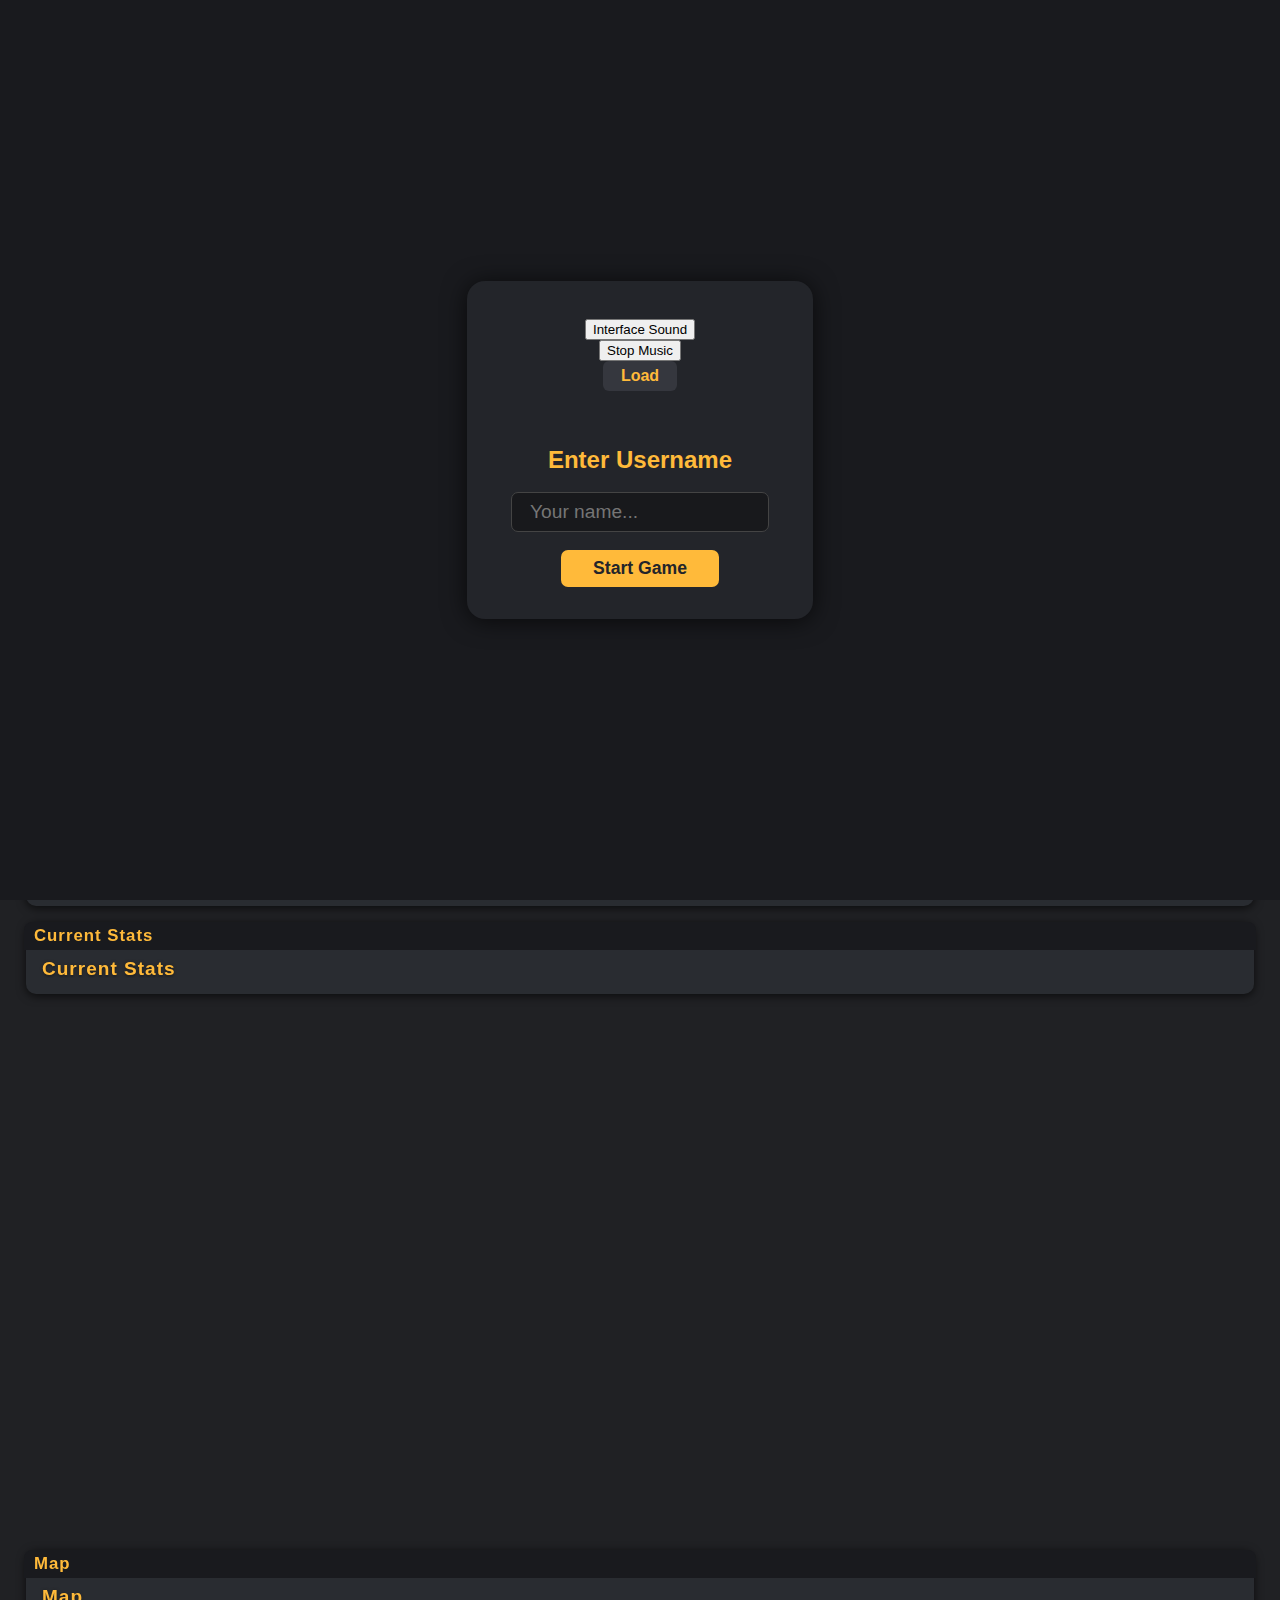
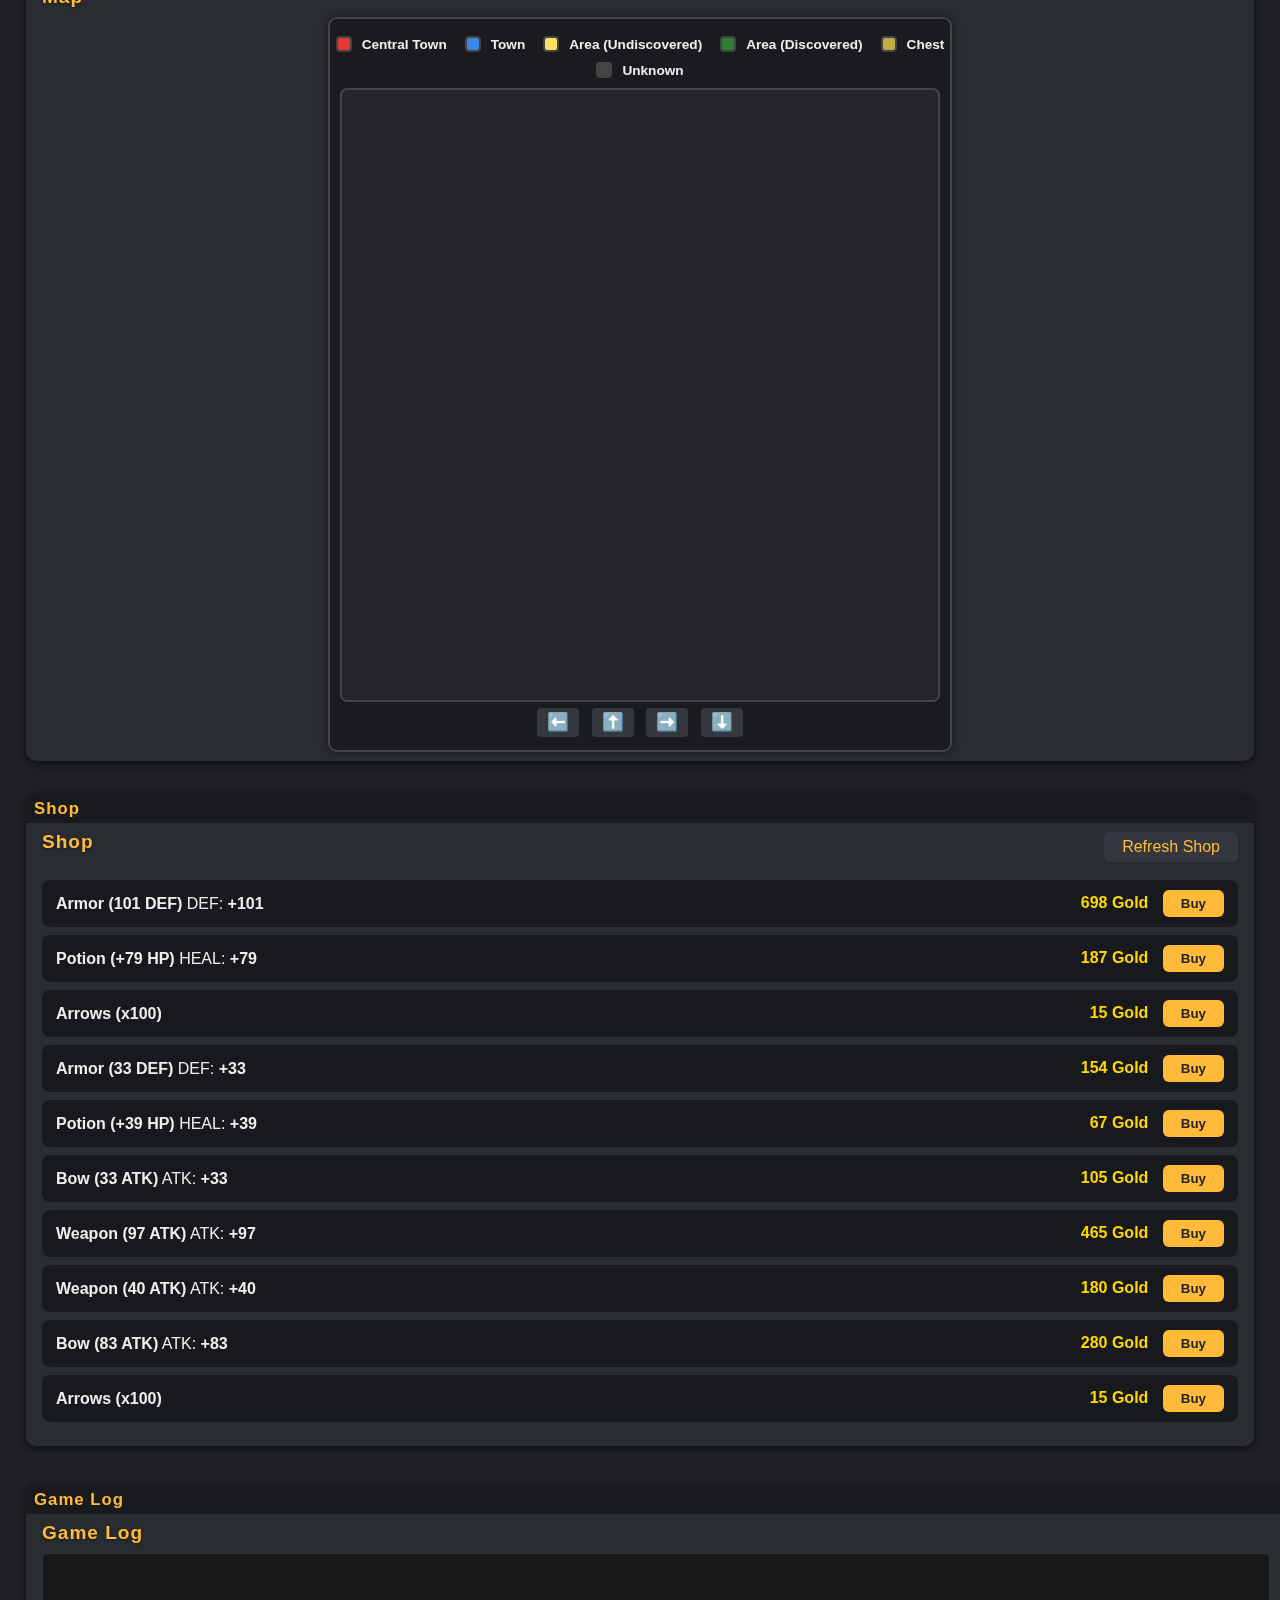
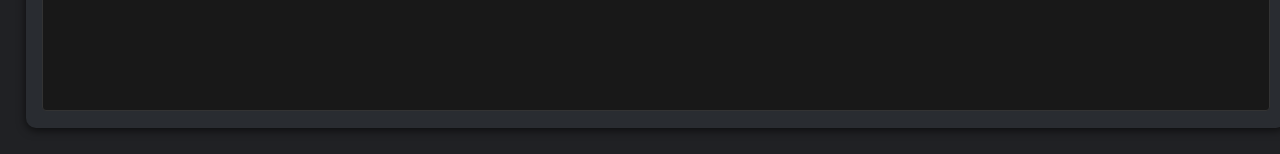
<file: index (8).html>
<!DOCTYPE html>
<html lang="en">
<head>
  <link rel="icon" type="image/x-icon" href="favicon.ico">
  <meta charset="UTF-8">
  <title>Legend of III Game Web Interface</title>
  <style>
    body {
      font-family: 'Segoe UI', Arial, sans-serif;
      background: #202124;
      color: #eee;
      margin: 0;
      padding: 0;
    }
    #container {
      display: grid;
      grid-template-columns: 420px 1fr 420px;
      gap: 18px;
      padding: 26px;
      max-width: 2200px;
      margin: auto;
    }
    #explore-bar {
      width: 100%;
      display: flex;
      justify-content: center;
      align-items: center;
      margin-bottom: 28px;
      margin-top: 10px;
    }
    #explore-btn-top {
      background: #ffba3a;
      color: #23252a;
      border-radius: 12px;
      border: none;
      padding: 14px 52px;
      font-weight: bold;
      font-size: 1.47em;
      cursor: pointer;
      box-shadow: 0 2px 14px #0006;
      letter-spacing: 1.5px;
      transition: background 0.18s, color 0.18s;
    }
    #explore-btn-top:hover {
      background: #ffd36b;
      color: #111;
    }
    #direction-select-bar {
      display: none;
      justify-content: center;
      align-items: center;
      margin-bottom: 18px;
      gap: 10px;
    }
    #direction-select-bar.active {
      display: flex;
    }
    .direction-btn {
      background: #35373e;
      color: #ffba3a;
      border: none;
      border-radius: 8px;
      padding: 10px 22px;
      font-weight: bold;
      font-size: 1.1em;
      cursor: pointer;
      margin: 0 4px;
      transition: background 0.17s;
    }
    .direction-btn:hover {
      background: #ffba3a;
      color: #23252a;
    }
    #left-col {
      display: flex;
      flex-direction: column;
      gap: 16px;
    }
    .panel {
      background: #292c31;
      border-radius: 10px;
      padding: 16px;
      box-shadow: 0 2px 10px #000a;
      margin-bottom: 0;
      min-width: 370px;
    }
    .panel h2 {
      margin-top: 0;
      color: #ffba3a;
      font-size: 1.19em;
      letter-spacing: 1px;
      margin-bottom: 9px;
      text-shadow: 0 0 3px #222, 0 2px 1px #1919195c;
    }
    #player-stats-ul {
      list-style: none; margin: 0; padding: 0;
      font-size: 1.05em;
    }
    #player-stats-ul li { margin-bottom: 3px; }
    .gold { color: gold; }
    .health { color: #90ee90; }
    .level { color: #61dafb; }
    #equipment-panel {
      position: relative;
      overflow: visible;
      padding-bottom: 0;
    }
    #equipment-ui {
      display: flex;
      flex-direction: row;
      justify-content: center;
      align-items: flex-start;
      gap: 10px;
      min-height: 320px;
      margin-bottom: 10px;
    }
    .equipment-side {
      display: flex;
      flex-direction: column;
      gap: 10px;
      min-width: 120px;
      align-items: flex-end;
    }
    .equipment-side.right {
      align-items: flex-start;
    }
    #char-portrait-box {
      position: relative;
      width: 120px; height: 220px;
      margin: 0 8px;
      background: #23252a;
      border-radius: 9px;
      border: 2px solid #23252a;
      box-shadow: 0 0 14px #1c1d1f7d, 0 2px 20px #0007;
      display: flex;
      align-items: center;
      justify-content: center;
    }
    #char-portrait {
      width: 90px; height: 180px;
      background: #23252a;
      z-index: 2;
    }
    .equip-slot {
      width: 120px; height: 38px;
      margin: 3px 0;
      background: #23252a;
      border-radius: 6px;
      border: 2px solid #353841;
      display: flex; align-items: center; justify-content: flex-start;
      position: relative;
      cursor: pointer;
      transition: border-color 0.2s;
      font-size: 1.01em;
      color: #ffba3a;
      font-weight: bold;
      padding-left: 10px;
      overflow: visible;
      min-width: 120px;
      max-width: 140px;
      white-space: nowrap;
    }
    .equip-slot.selected, .equip-slot:hover {
      border-color: #ffba3a;
      box-shadow: 0 0 4px #ffba3a90;
      z-index: 4;
    }
    .equip-slot .slot-tooltip {
      display: none;
      position: absolute;
      left: 110%;
      top: 50%;
      transform: translateY(-50%);
      background: #18191c;
      color: #eee;
      padding: 7px 13px;
      border-radius: 8px;
      border: 1px solid #444;
      white-space: nowrap;
      font-size: 0.98em;
      box-shadow: 0 2px 10px #0007;
      z-index: 10;
      pointer-events: none;
      min-width: 160px;
    }
    .equip-slot:hover .slot-tooltip {
      display: block;
    }
    #equipment-legend {
      margin-top: 10px; color: #aaa; font-size: 0.96em; text-align: center;
    }
    #baginv-panel {
      min-height: 155px;
    }
    #baginv-tabs {
      display: flex;
      gap: 7px;
      margin-bottom: 12px;
    }
    .baginv-tab {
      font-weight: 600;
      font-size: 1em;
      border: none;
      background: #23252a;
      color: #fff;
      border-radius: 6px 6px 0 0;
      padding: 7px 20px;
      cursor: pointer;
      transition: background 0.22s, color 0.22s;
      outline: none;
      border-bottom: 2px solid transparent;
    }
    .baginv-tab.active, .baginv-tab:hover {
      background: #34373e;
      color: #ffba3a;
      border-bottom: 2px solid #ffba3a;
    }
    #baginv-content {
      display: flex;
      flex-wrap: wrap;
      gap: 16px;
      min-height: 70px;
      margin-bottom: 2px;
      justify-content: flex-start;
    }
    .item-card {
      background: #23252a;
      border-radius: 7px;
      border: 2px solid #353841;
      display: flex;
      flex-direction: column;
      align-items: center;
      padding: 7px 10px 7px 10px;
      width: 110px;
      cursor: pointer;
      position: relative;
      transition: border-color 0.18s;
      min-height: 85px;
      font-size: 1em;
      color: #ffba3a;
      font-weight: bold;
      justify-content: center;
      word-break: break-word;
      max-width: 140px;
    }
    .item-card.selected, .item-card:hover {
      border-color: #ffba3a;
      box-shadow: 0 0 7px #ffba3a7c;
      z-index: 5;
    }
    .item-name {
      font-size: 1em;
      color: #fff;
      text-align: center;
      margin-bottom: 2.5px;
      overflow: hidden;
      text-overflow: ellipsis;
      white-space: normal;
      width: 100%;
      max-width: 120px;
      word-break: break-word;
    }
    .item-actions {
      display: flex;
      gap: 3px;
      margin-top: 1px;
    }
    .item-action-btn {
      font-size: 0.98em;
      border: none;
      background: #35373e;
      color: #fff;
      border-radius: 4px;
      padding: 2px 8px;
      cursor: pointer;
      margin: 0 1px;
      transition: background 0.14s;
    }
    .item-action-btn:hover {
      background: #ffba3a;
      color: #101015;
    }
    .bag-x-remove-btn {
      position: absolute;
      top: 3px;
      left: 4px;
      background: #ff4444;
      color: #fff;
      border: none;
      border-radius: 50%;
      font-size: 1.05em;
      width: 22px;
      height: 22px;
      cursor: pointer;
      z-index: 7;
      padding: 0;
      display: flex;
      align-items: center;
      justify-content: center;
      transition: background 0.12s;
    }
    .bag-x-remove-btn:hover {
      background: #ff0000;
      color: #fff;
    }
    .bag-equip-btn {
      margin-top: 2px;
      font-size: 1.01em;
      border: none;
      background: #35373e;
      color: #fff;
      border-radius: 4px;
      padding: 2px 12px;
      cursor: pointer;
      font-weight: bold;
      width: 90%;
      transition: background 0.14s;
      display: block;
      margin-left: auto;
      margin-right: auto;
    }
    .bag-equip-btn:hover {
      background: #ffba3a;
      color: #101015;
    }
    #center-col {
      display: flex;
      flex-direction: column;
      align-items: center;
      justify-content: start;
      position: relative;
      min-height: 520px;
    }
    #enemy-encounter {
      display: none;
      align-items: center;
      flex-direction: column;
      justify-content: center;
      min-height: 450px;
      width: 355px;
      background: #1b1c23;
      border-radius: 14px;
      box-shadow: 0 4px 28px #000a;
      margin-top: 24px;
      margin-bottom: 18px;
      position: relative;
      z-index: 12;
      border: 2.5px solid #3d3b2f;
      animation: popin 0.38s;
    }
    #chest-encounter {
      display: none;
      align-items: center;
      flex-direction: column;
      justify-content: center;
      min-height: 220px;
      width: 355px;
      background: #1b1c23;
      border-radius: 14px;
      box-shadow: 0 4px 28px #000a;
      margin-top: 24px;
      margin-bottom: 18px;
      position: relative;
      z-index: 13;
      border: 2.5px solid #3d3b2f;
      animation: popin 0.38s;
    }
    #chest-encounter h3 {
      color: #ffba3a;
      margin-top: 18px;
      margin-bottom: 10px;
      font-size: 1.3em;
    }
    #chest-encounter .chest-reward {
      color: gold;
      font-size: 1.2em;
      margin-bottom: 12px;
    }
    #chest-encounter .chest-btn {
      background: #ffba3a;
      color: #23252a;
      border-radius: 10px;
      border: none;
      padding: 10px 32px;
      font-weight: bold;
      font-size: 1.1em;
      cursor: pointer;
      margin-top: 10px;
      transition: background 0.18s, color 0.18s;
    }
    #chest-encounter .chest-btn:hover {
      background: #ffd36b;
      color: #111;
    }
    @keyframes popin {
      0% { opacity: 0; transform: scale(0.82);}
      100% { opacity: 1; transform: scale(1);}
    }
    #enemy-health-top {
      margin-top: 12px;
      margin-bottom: 0;
      width: 130px;
      margin-left: auto;
      margin-right: auto;
      display: block;
    }
    #enemy-hp-bar {
      width: 110px;
      height: 16px;
      background: #2d2222;
      border-radius: 7px;
      border: 1px solid #555;
      margin: 0 7px 0 0;
      position: relative;
      overflow: hidden;
      display: inline-block;
      vertical-align: middle;
    }
    #enemy-hp-bar-inner {
      background: linear-gradient(90deg, #ff6060 60%, #ffd700 100%);
      height: 100%;
      transition: width 0.22s;
      border-radius: 7px;
      position: absolute; left: 0; top: 0;
    }
    #enemy-hp-bar-text {
      color: #fff;
      font-size: 0.95em;
      position: absolute;
      width: 100%;
      text-align: center;
      left: 0; top: 0;
      pointer-events: none;
      text-shadow: 0 0 3px #000;
    }
    #attack-label {
      font-family: 'Oswald', 'Segoe UI', Arial, sans-serif;
      font-weight: bold;
      color: #ffba3a;
      text-shadow: 0 2px 6px #000, 0 0 2px #fff8;
      font-size: 2.1em;
      letter-spacing: 2px;
      margin-bottom: 0;
      text-align: center;
      margin-top: 6px;
      margin-bottom: 5px;
      user-select: none;
    }
    #enemy-image {
      width: 158px;
      height: 158px;
      margin: 25px auto 5px auto;
      background: #23252a;
      border-radius: 10px;
      box-shadow: 0 2px 14px #0007, 0 0 8px #ff55552a;
      display: flex;
      align-items: center;
      justify-content: center;
      position: relative;
      border: 2px solid #444;
      z-index: 2;
      font-size: 1.44em;
      color: #ffba3a;
      font-weight: bold;
      text-align: center;
      justify-content: center;
    }
    #enemy-name-label {
      font-size: 1.05em;
      font-weight: bold;
      color: #ffba3a;
      text-align: center;
      margin-bottom: 10px;
    }
    #enemy-controls {
      margin: 8px 0 19px 0;
      display: flex;
      flex-direction: row;
      align-items: center;
      gap: 19px;
      justify-content: center;
    }
    .enemy-action-btn {
      font-size: 1.04em;
      border: none;
      background: #35373e;
      color: #fff;
      border-radius: 7px;
      padding: 4px 18px;
      cursor: pointer;
      font-weight: bold;
      transition: background 0.19s;
      margin: 0 2px;
      min-width: 78px;
    }
    .enemy-action-btn#attack-enemy-btn {
      order: -1;
      margin-right: 10px;
    }
    .enemy-action-btn#run-enemy-btn {
      order: 1;
    }
    .enemy-action-btn:hover { background: #ffba3a; color: #191717;}
    .hitsplat {
      position: absolute;
      left: 50%;
      transform: translateX(-50%);
      top: 14px;
      background: #ff4444;
      color: #fff;
      font-weight: bold;
      padding: 4px 16px;
      border-radius: 11px;
      font-size: 1.3em;
      box-shadow: 0 1px 6px #a00a;
      opacity: 0.93;
      animation: splat 0.9s cubic-bezier(.59,.22,.44,1.36);
      pointer-events: none;
      z-index: 5;
      border: 2.2px solid #fff3;
    }
    @keyframes splat {
      0% { top: 34px; opacity: 0.01;}
      17% { opacity: 1;}
      50% { top: -16px; opacity: 0.95;}
      90% { opacity: 0.95;}
      100% { top: -32px; opacity: 0;}
    }
    #right-col {
      display: flex;
      flex-direction: column;
      gap: 16px;
      min-width: 320px;
    }
    #map-panel {
      padding-bottom: 9px;
    }
    #map-container {
      background: #1a1b1e;
      border-radius: 9px;
      border: 2px solid #444;
      width: 620px; /* 18*32px + 17*2px gap + padding */
      min-width: 620px;
      max-width: 100vw;
      margin: 0 auto;
      padding: 7px 0 4px 0;
      box-shadow: 0 0 8px #0007;
      position: relative;
    }
    #map-index {
      display: flex;
      flex-wrap: wrap;
      gap: 10px 18px;
      margin: 10px 0 10px 0;
      justify-content: center;
      font-size: 0.98em;
    }
    .map-index-item {
      display: flex;
      align-items: center;
      gap: 6px;
      font-weight: bold;
    }
    .map-index-color {
      display: inline-block;
      width: 18px;
      height: 18px;
      border-radius: 4px;
      border: 2px solid #444;
      margin-right: 4px;
      vertical-align: middle;
    }
    #game-map {
      display: grid;
      grid-template-columns: repeat(18, 32px);
      grid-template-rows: repeat(18, 32px);
      gap: 2px;
      background: #23252a;
      border-radius: 7px;
      border: 2px solid #444;
      width: 596px; /* 18*32px + 17*2px gap */
      min-width: 596px;
      max-width: 100vw;
      margin: auto;
    }
    .map-cell {
      width: 32px;
      height: 32px;
      background: #222;
      border-radius: 6px;
      display: flex;
      align-items: center;
      justify-content: center;
      font-size: 0.75em;
      color: #fff;
      position: relative;
      overflow: hidden;
      border: 1px solid #292c31;
      font-weight: bold;
      text-align: center;
      cursor: pointer;
      transition: background 0.18s, color 0.18s;
      user-select: none;
    }
    .map-cell.player {
      outline: 2.5px solid #fff;
      z-index: 3;
    }
    .map-cell.central-town {
      background: #e53935 !important;
      color: #fff;
      font-weight: bold;
      box-shadow: 0 0 8px #e5393593;
      z-index: 2;
    }
    .map-cell.town {
      background: #3887e0 !important;
      color: #fff;
      font-weight: bold;
      box-shadow: 0 0 8px #3887e093;
      z-index: 2;
    }
    .map-cell.area {
      background: #ffe066 !important;
      color: #23252a;
      font-weight: bold;
    }
    .map-cell.discovered {
      background: #2e7d32 !important;
      color: #fff;
    }
    .map-cell.chest {
      background: #bfae44 !important;
      color: #23252a;
    }
    .map-cell.undiscovered {
      background: #444 !important;
      color: #888;
      font-style: italic;
    }
    #map-controls {
      text-align: center; margin-top: 4px;
    }
    .map-move-btn {
      margin: 2px 4px;
      background: #35373e;
      color: #eee;
      border: none;
      border-radius: 4px;
      padding: 4px 10px;
      cursor: pointer;
      font-size: 1.11em;
    }
    .map-move-btn:hover {
      background: #ffba3a;
      color: #23252a;
    }
    #map-area-label {
      margin-top: 7px;
      font-size: 1em;
      color: #ffba3a;
      text-align: center;
    }
    #bank-panel {
      margin-top: 6px;
      margin-bottom: 0;
      padding-bottom: 10px;
    }
    #bank-open-btn {
      background: #35373e;
      color: #ffba3a;
      border-radius: 8px;
      border: none;
      padding: 6px 20px;
      font-weight: 600;
      font-size: 1.08em;
      cursor: pointer;
      margin: 0 auto 5px auto;
      display: block;
      transition: background 0.17s;
    }
    #bank-open-btn:hover {
      background: #ffba3a;
      color: #26221c;
    }
    #bank-modal-bg {
      display: none;
      position: fixed;
      z-index: 1200;
      top: 0; left: 0; width: 100vw; height: 100vh;
      background: #18191cbb;
      align-items: center;
      justify-content: center;
    }
    #bank-modal {
      background: #23252a;
      border-radius: 18px;
      box-shadow: 0 0 44px #000c, 0 5px 32px #2b2a2a45;
      padding: 32px 29px 24px 29px;
      min-width: 450px;
      min-height: 320px;
      position: relative;
      z-index: 1211;
      display: flex;
      flex-direction: column;
    }
    #bank-modal h2 {
      margin-bottom: 10px;
      color: #ffba3a;
    }
    #bank-close-btn {
      position: absolute; top: 12px; right: 16px;
      font-size: 1.38em;
      background: none;
      border: none;
      color: #fff;
      cursor: pointer;
    }
    #bank-content {
      display: flex;
      flex-direction: row;
      gap: 32px;
      margin-top: 14px;
      justify-content: center;
      align-items: flex-start;
    }
    .bank-section {
      min-width: 180px;
    }
    .bank-list {
      display: flex;
      flex-direction: column;
      gap: 10px;
      min-height: 110px;
    }
    .bank-item-card {
      display: flex;
      align-items: center;
      gap: 8px;
      background: #18191c;
      border-radius: 7px;
      border: 1px solid #444;
      padding: 4px 8px;
      font-size: 0.97em;
      min-width: 120px;
      min-height: 36px;
      color: #ffba3a;
      font-weight: bold;
    }
    .bank-action-btn {
      background: #35373e;
      color: #ffba3a;
      border: none;
      border-radius: 5px;
      padding: 2px 10px;
      cursor: pointer;
      font-weight: 600;
      font-size: 0.98em;
      margin-left: 6px;
      transition: background 0.14s;
    }
    .bank-action-btn:hover { background: #ffba3a; color: #26221c;}
    #bank-empty-msg { color: #888; font-size: 0.95em; text-align: center; margin-top: 13px; }
    #log-panel {
      min-height: 130px;
      margin-top: 7px;
      grid-column:1/4;
      max-width:none;
      width:100%;
      margin-top:24px;
    }
    #game-log {
      height: 142px;
      overflow-y: auto;
      background: #181818;
      padding: 7px 7px;
      border-radius: 4px;
      font-size: 0.99em;
      font-family: 'Fira Mono', 'Consolas', monospace;
      max-height: 142px;
      border: 1.2px solid #333;
      margin-bottom: 1px;
    }
    #derived-stats-panel {
      margin-top: 0;
      margin-bottom: 0;
      padding-bottom: 5px;
    }
    #derived-stats-list {
      list-style: none; margin: 0; padding: 0; font-size: 1em;
    }
    #derived-stats-list li { margin-bottom: 3px; }
    .derived-label { color: #ffba3a; font-weight: bold; margin-right: 5px;}
    #left-col #derived-stats-panel {
      order: 4;
      margin-top: 0;
      margin-bottom: 0;
      min-width: 310px;
    }
    #right-col #derived-stats-panel {
      display: none !important;
    }
    #actions-panel .action-btn:first-child {
      display: none !important;
    }
    @media (max-width: 1400px) {
      #container { grid-template-columns: 1fr; grid-template-rows: auto; }
      #left-col, #right-col { min-width: 175px; }
      #center-col { min-width: 280px;}
      #explore-bar { margin-bottom: 10px; }
      #map-container { width: 370px; min-width: 370px; }
      #game-map { grid-template-columns: repeat(18, 18px); grid-template-rows: repeat(18, 18px); width: 342px; min-width: 342px; }
      #map-index { font-size: 0.85em; }
      .map-index-color { width: 12px; height: 12px; }
    }
    /* Update these styles in your <style> section */
#map-container {
  background: #1a1b1e;
  border-radius: 9px;
  border: 2px solid #444;
  width: 620px; /* 18*32px + 17*2px gap + padding */
  min-width: 620px;
  max-width: 100vw;
  margin: 0 auto;
  padding: 7px 0 4px 0;
  box-shadow: 0 0 8px #0007;
  position: relative;
}

#game-map {
  display: grid;
  grid-template-columns: repeat(18, 32px);
  grid-template-rows: repeat(18, 32px);
  gap: 2px;
  background: #23252a;
  border-radius: 7px;
  border: 2px solid #444;
  width: 596px; /* 18*32px + 17*2px gap */
  min-width: 596px;
  max-width: 100vw;
  margin: auto;
}

.map-cell {
  width: 32px;
  height: 32px;
  background: #222;
  border-radius: 6px;
  display: flex;
  align-items: center;
  justify-content: center;
  font-size: 0.75em;
  color: #fff;
  position: relative;
  overflow: hidden;
  border: 1px solid #292c31;
  font-weight: bold;
  text-align: center;
  cursor: pointer;
  transition: background 0.18s, color 0.18s;
  user-select: none;
}

/* Responsive: shrink map for small screens */
@media (max-width: 1100px) {
  #map-container { width: 370px; min-width: 370px; }
  #game-map { grid-template-columns: repeat(18, 18px); grid-template-rows: repeat(18, 18px); width: 342px; min-width: 342px; }
  .map-cell { width: 18px; height: 18px; font-size: 0.55em; }
}
    .panel-draggable-handle {
      cursor: grab;
      background: #191a1e;
      color: #ffba3a;
      font-weight: bold;
      padding: 4px 0 4px 10px;
      border-radius: 8px 8px 0 0;
      user-select: none;
      margin: -16px -18px 8px -18px;
      font-size: 1.05em;
      letter-spacing: 1px;
    }
    .panel.dragging {
      opacity: 0.6;
    }
    .drop-target {
      outline: 3px dashed #ffba3a;
      background: #23252a44;
    }
    #username-overlay {
      position: fixed;
      z-index: 3000;
      top: 0;
      left: 0;
      width: 100vw;
      height: 100vh;
      background: #191a1e;
      display: flex;
      align-items: center;
      justify-content: center;
    }
    #username-overlay > div {
      background: #23252a;
      padding: 38px 44px 32px 44px;
      border-radius: 18px;
      box-shadow: 0 2px 24px #000a;
      display: flex;
      flex-direction: column;
      align-items: center;
    }
    #username-overlay h2 {
      color: #ffba3a;
      margin-bottom: 18px;
    }
    #username-input {
      font-size: 1.2em;
      padding: 8px 18px;
      border-radius: 7px;
      border: 1.5px solid #444;
      background: #18191c;
      color: #fff;
      margin-bottom: 18px;
      width: 220px;
      outline: none;
    }
    #username-submit {
      font-size: 1.1em;
      font-weight: bold;
      background: #ffba3a;
      color: #23252a;
      border: none;
      border-radius: 7px;
      padding: 8px 32px;
      cursor: pointer;
    }
    #username-error {
      color: #ff4444;
      margin-top: 10px;
      display: none;
      font-size: 1em;
    }
    #overlay-save-load-ui {
      display: flex;
      gap: 8px;
      align-items: center;
      margin-bottom: 18px;
    }
    #overlay-save-btn {
      font-weight: bold;
      font-size: 1em;
      background: #ffba3a;
      color: #23252a;
      border: none;
      border-radius: 6px;
      padding: 6px 18px;
      cursor: pointer;
    }
    #overlay-load-btn {
      font-weight: bold;
      font-size: 1em;
      background: #35373e;
      color: #ffba3a;
      border: none;
      border-radius: 6px;
      padding: 6px 18px;
      cursor: pointer;
      display: none;
    }
    #overlay-save-list {
      display: none;
      margin-left: 8px;
      font-size: 1em;
      padding: 4px 8px;
      border-radius: 5px;
    }
    /* --- ADDED STYLES FOR SAVE/LOAD UI --- */
    #main-save-ui {
      position: fixed;
      top: 10px;
      left: 10px;
      z-index: 2100;
      background: #23252a;
      border-radius: 10px;
      padding: 8px 16px;
      box-shadow: 0 2px 12px #0007;
      display: flex;
      gap: 8px;
      align-items: center;
    }
    #overlay-load-delete-ui {
      display: flex;
      gap: 8px;
      align-items: center;
      margin-bottom: 18px;
    }
    #overlay-delete-btn {
      font-weight: bold;
      font-size: 1em;
      background: #ff4444;
      color: #fff;
      border: none;
      border-radius: 6px;
      padding: 6px 18px;
      cursor: pointer;
      display: none;
    }
    #delete-save-ui {
      display: none;
      flex-direction: column;
      align-items: center;
      margin-bottom: 10px;
    }
    #delete-save-list {
      margin-bottom: 8px;
      font-size: 1em;
      padding: 4px 8px;
      border-radius: 5px;
    }
    #confirm-delete-btn {
      background: #ff4444;
      color: #fff;
      border: none;
      border-radius: 6px;
      padding: 6px 18px;
      cursor: pointer;
    }
    #flame-bg {
      position: fixed;
      top: 0; left: 0; width: 100vw; height: 100vh;
      z-index: 0;
      pointer-events: none;
      display: block;
      background: #191a1e;
    }
    body > *:not(#flame-bg) {
      position: relative;
      z-index: 1;
    }
  </style>
</head>
<body style="margin:0;padding:0;">
<canvas id="flame-bg"></canvas>
<!-- Save button in main UI, top left -->
<div id="main-save-ui" style="position:fixed;top:10px;left:10px;z-index:2100;background:#23252a;border-radius:10px;padding:8px 16px;box-shadow:0 2px 12px #0007;display:flex;gap:8px;align-items:center;">
  <button id="main-save-btn" style="font-weight:bold;font-size:1em;background:#ffba3a;color:#23252a;border:none;border-radius:6px;padding:6px 18px;cursor:pointer;">Save</button>
</div>
<audio id="backgroundMusic" src="rs3theme.mp3" autoplay loop></audio>
<!-- Username overlay with load/delete only -->
<div id="username-overlay" style="position:fixed;z-index:3000;top:0;left:0;width:100vw;height:100vh;background:#191a1e;display:flex;align-items:center;justify-content:center;">
  <div style="background:#23252a;padding:38px 44px 32px 44px;border-radius:18px;box-shadow:0 2px 24px #000a;display:flex;flex-direction:column;align-items:center;">
    <button onclick="document.getElementById('username-music').play()">Interface Sound</button>
    <button onclick="document.getElementById('username-music').pause()">Stop Music</button>
    <!-- Load button above username -->
    <button id="overlay-load-btn" style="font-weight:bold;font-size:1em;background:#35373e;color:#ffba3a;border:none;border-radius:6px;padding:6px 18px;cursor:pointer;margin-bottom:14px;">Load</button>
    <div id="overlay-load-delete-ui" style="display:flex;gap:8px;align-items:center;margin-bottom:18px;">
      <select id="overlay-save-list" style="display:none;margin-left:8px;font-size:1em;padding:4px 8px;border-radius:5px;"></select>
      <button id="overlay-delete-btn" style="font-weight:bold;font-size:1em;background:#ff4444;color:#fff;border:none;border-radius:6px;padding:6px 18px;cursor:pointer;display:none;">Delete Save</button>
    </div>
    <div id="delete-save-ui" style="display:none;flex-direction:column;align-items:center;margin-bottom:10px;">
      <select id="delete-save-list" style="margin-bottom:8px;font-size:1em;padding:4px 8px;border-radius:5px;"></select>
      <button id="confirm-delete-btn" style="background:#ff4444;color:#fff;border:none;border-radius:6px;padding:6px 18px;cursor:pointer;">Confirm Delete</button>
    </div>
    <h2 style="color:#ffba3a;margin-bottom:18px;">Enter Username</h2>
    <input id="username-input" type="text" maxlength="18" placeholder="Your name..." style="font-size:1.2em;padding:8px 18px;border-radius:7px;border:1.5px solid #444;background:#18191c;color:#fff;margin-bottom:18px;width:220px;outline:none;" autofocus>
    <button id="username-submit" style="font-size:1.1em;font-weight:bold;background:#ffba3a;color:#23252a;border:none;border-radius:7px;padding:8px 32px;cursor:pointer;">Start Game</button>
    <div id="username-error" style="color:#ff4444;margin-top:10px;display:none;font-size:1em;"></div>
  </div>
</div>
<div id="explore-bar">
  <button id="explore-btn-top" onclick="startExplore()">Explore</button>
</div>
<div id="direction-select-bar">
  <span style="color:#ffba3a;font-weight:bold;">Pick a direction:</span>
  <button class="direction-btn" onclick="chooseExploreDir(0,-1)">North</button>
  <button class="direction-btn" onclick="chooseExploreDir(1,0)">East</button>
  <button class="direction-btn" onclick="chooseExploreDir(0,1)">South</button>
  <button class="direction-btn" onclick="chooseExploreDir(-1,0)">West</button>
</div>
<div id="container">
  <div id="left-col">
    <div class="panel" id="player-stats-panel">
      <h2>Player Stats</h2>
      <ul id="player-stats-ul"></ul>
    </div>
    <div class="panel" id="equipment-panel">
      <h2>Equipment</h2>
      <div id="equipment-ui">
        <div class="equipment-side left" id="equipment-slots-left"></div>
        <div id="char-portrait-box">
          <div id="char-portrait"></div>
        </div>
        <div class="equipment-side right" id="equipment-slots-right"></div>
      </div>
      <div id="equipment-legend"></div>
    </div>
    <div class="panel" id="baginv-panel">
      <div id="baginv-tabs">
        <button class="baginv-tab active" id="tab-inventory" onclick="switchBagInv('inventory')">Inventory</button>
        <button class="baginv-tab" id="tab-bag" onclick="switchBagInv('bag')">Bag</button>
      </div>
      <div id="baginv-content"></div>
    </div>
    <div class="panel" id="derived-stats-panel">
      <h2>Current Stats</h2>
      <ul id="derived-stats-list"></ul>
    </div>
    <div class="panel" id="bank-panel">
      <button id="bank-open-btn" onclick="openBank()">Open Bank</button>
    </div>
  </div>
  <div id="center-col">
    <div id="enemy-encounter">
      <div id="attack-label">ATTACK</div>
      <div id="enemy-health-top">
        <div id="enemy-hp-bar">
          <div id="enemy-hp-bar-inner"></div>
          <div id="enemy-hp-bar-text"></div>
        </div>
      </div>
      <div id="enemy-image"></div>
      <div id="enemy-name-label"></div>
      <div id="enemy-controls">
        <button class="enemy-action-btn" onclick="attackEnemy()" id="attack-enemy-btn">Attack</button>
        <button class="enemy-action-btn" onclick="runFromEnemy()" id="run-enemy-btn">Run</button>
      </div>
    </div>
    <div id="chest-encounter">
      <h3>Chest Found!</h3>
      <div class="chest-reward" id="chest-reward"></div>
      <button class="chest-btn" onclick="closeChest()">Close</button>
    </div>
  </div>
  <div id="right-col">
    <div class="panel" id="map-panel">
      <h2>Map</h2>
      <div id="map-container">
        <div id="map-index">
          <div class="map-index-item"><span class="map-index-color" style="background:#e53935"></span>Central Town</div>
          <div class="map-index-item"><span class="map-index-color" style="background:#3887e0"></span>Town</div>
          <div class="map-index-item"><span class="map-index-color" style="background:#ffe066"></span>Area (Undiscovered)</div>
          <div class="map-index-item"><span class="map-index-color" style="background:#2e7d32"></span>Area (Discovered)</div>
          <div class="map-index-item"><span class="map-index-color" style="background:#bfae44"></span>Chest</div>
          <div class="map-index-item"><span class="map-index-color" style="background:#444"></span>Unknown</div>
        </div>
        <div id="game-map"></div>
        <div id="map-controls">
          <button class="map-move-btn" onclick="movePlayer(-1,0)">⬅️</button>
          <button class="map-move-btn" onclick="movePlayer(0,-1)">⬆️</button>
          <button class="map-move-btn" onclick="movePlayer(1,0)">➡️</button>
          <button class="map-move-btn" onclick="movePlayer(0,1)">⬇️</button>
        </div>
        <div id="map-area-label"></div>
      </div>
    </div>
    <div class="panel" id="shop-panel" style="margin-top:18px;">
      <div style="display:flex;align-items:center;justify-content:space-between;">
  <h2 style="font-weight:bold;">Shop</h2>
  <button id="refresh-shop-btn" style="font-size:1em;background:#35373e;color:#ffba3a;border:none;border-radius:6px;padding:6px 18px;cursor:pointer;">Refresh Shop</button>
    </div>
      <div id="shop-items-list" style="margin-top:18px;"></div>
    </div>
    <div class="panel" id="log-panel" style="grid-column:1/4;max-width:none;width:100%;margin-top:24px;">
      <h2>Game Log</h2>
      <div id="game-log"></div>
    </div>
  </div>
</div>
<div id="bank-modal-bg" style="display:none;position:fixed;z-index:1200;top:0;left:0;width:100vw;height:100vh;background:#18191cbb;align-items:center;justify-content:center;">
  <div id="bank-modal" style="background:#23252a;border-radius:18px;box-shadow:0 0 44px #000c,0 5px 32px #2b2a2a45;padding:32px 29px 24px 29px;min-width:450px;min-height:320px;position:relative;z-index:1211;display:flex;flex-direction:column;">
    <button id="bank-close-btn" onclick="closeBank()" style="position:absolute;top:12px;right:16px;font-size:1.38em;background:none;border:none;color:#fff;cursor:pointer;">&times;</button>
    <h2>Bank</h2>
    <div id="bank-content" style="display:flex;flex-direction:row;gap:32px;margin-top:14px;justify-content:center;align-items:flex-start;">
      <div class="bank-section">
        <div style="font-weight:bold;color:#ffba3a;margin-bottom:7px;">Bank Items</div>
        <div class="bank-list" id="bank-list"></div>
      </div>
      <div class="bank-section">
        <div style="font-weight:bold;color:#ffba3a;margin-bottom:7px;">Inventory/Bag</div>
        <div class="bank-list" id="bank-inv-list"></div>
      </div>
    </div>
  </div>
</div>
<script>
const itemIcons = {};
let player = {
  name: "Hero",
  health: 100,
  maxHealth: 100,
  gold: 1000,
  experience: 0,
  level: 1,
  bankGold: 0,
  inventory: [
    { name: "Potion", type: "potion", heal: 50, count: 10 },
    { name: "Arrows", type: "arrows", count: 100 }
   
  ],
  bag: [],
  equipment: {
    helmet: null,
    weapon: null,
    armor: null,
    ring: null,
    arrows: null,
    cloak: null,
    shield: null,
    amulet: null,
    gloves: null,
    boots: null
  },
  bank: []
};
// Equipment slot order for UI
const equipmentOrderLeft = [
  {slot: "helmet", label: "Helmet"},
  {slot: "weapon", label: "Weapon"},
  {slot: "armor", label: "Armor"},
  {slot: "ring", label: "Ring"},
  {slot: "arrows", label: "Arrows"}
];
const equipmentOrderRight = [
  {slot: "cloak", label: "Cloak"},
  {slot: "shield", label: "Shield"},
  {slot: "amulet", label: "Amulet"},
  {slot: "gloves", label: "Gloves"},
  {slot: "boots", label: "Boots"}
];
let areaNames = [
  "Plains", "Forest", "Mountain", "River", "Ruins", "Cave", "Desert", "Swamp", "Valley", "Hills"
];
let mapSize = 18;
let mapData = [];
let discovered = [];
let towns = [];
let chests = [];
let playerPosition = { x: Math.floor(mapSize/2), y: Math.floor(mapSize/2) };
let enemyIcons = {};
const enemyPool = [
  { name: "Slime", maxHealth: 40, minAttack: 4, maxAttack: 9, xp: 15 },
  { name: "Goblin", maxHealth: 55, minAttack: 7, maxAttack: 14, xp: 22 },
  { name: "Wolf", maxHealth: 65, minAttack: 10, maxAttack: 19, xp: 29 },
  { name: "Bandit", maxHealth: 80, minAttack: 14, maxAttack: 23, xp: 40 },
  { name: "Orc", maxHealth: 120, minAttack: 18, maxAttack: 29, xp: 60 },
  { name: "Dark Knight", maxHealth: Math.floor(Math.random() * 101) + 150, minAttack: 30, maxAttack: 40, xp: Math.floor(Math.random() * 51) + 50 },
  { name: "Fire Elemental", maxHealth: Math.floor(Math.random() * 101) + 150, minAttack: 30, maxAttack: 40, xp: Math.floor(Math.random() * 51) + 50 },
  { name: "Stone Golem", maxHealth: Math.floor(Math.random() * 101) + 150, minAttack: 30, maxAttack: 40, xp: Math.floor(Math.random() * 51) + 50 },
  { name: "Vampire Lord", maxHealth: Math.floor(Math.random() * 101) + 150, minAttack: 30, maxAttack: 40, xp: Math.floor(Math.random() * 51) + 50 },
  { name: "Frost Giant", maxHealth: Math.floor(Math.random() * 101) + 150, minAttack: 30, maxAttack: 40, xp: Math.floor(Math.random() * 51) + 50 },
  { name: "Shadow Assassin", maxHealth: Math.floor(Math.random() * 101) + 150, minAttack: 30, maxAttack: 40, xp: Math.floor(Math.random() * 51) + 50 },
  { name: "Ancient Dragon", maxHealth: Math.floor(Math.random() * 101) + 150, minAttack: 30, maxAttack: 40, xp: Math.floor(Math.random() * 51) + 50 },
  { name: "Lich King", maxHealth: Math.floor(Math.random() * 101) + 150, minAttack: 30, maxAttack: 40, xp: Math.floor(Math.random() * 51) + 50 },
  { name: "Forest Guardian", maxHealth: Math.floor(Math.random() * 101) + 150, minAttack: 30, maxAttack: 40, xp: Math.floor(Math.random() * 51) + 50 },
  { name: "Thunder Beast", maxHealth: Math.floor(Math.random() * 101) + 150, minAttack: 30, maxAttack: 40, xp: Math.floor(Math.random() * 51) + 50 },
  { name: "Skeleton Warrior", maxHealth: 70, minAttack: 12, maxAttack: 20, xp: 32 },
  { name: "Zombie", maxHealth: 90, minAttack: 10, maxAttack: 18, xp: 28 },
  { name: "Harpy", maxHealth: 60, minAttack: 15, maxAttack: 22, xp: 35 },
  { name: "Troll", maxHealth: 140, minAttack: 20, maxAttack: 32, xp: 55 },
  { name: "Sand Wraith", maxHealth: 85, minAttack: 17, maxAttack: 25, xp: 38 },
  { name: "Cursed Knight", maxHealth: 130, minAttack: 25, maxAttack: 36, xp: 65 },
  { name: "Giant Spider", maxHealth: 75, minAttack: 13, maxAttack: 21, xp: 30 },
  { name: "Dire Bear", maxHealth: 110, minAttack: 18, maxAttack: 28, xp: 48 },
  { name: "Crystal Serpent", maxHealth: 100, minAttack: 22, maxAttack: 33, xp: 52 },
  { name: "Wraith", maxHealth: 95, minAttack: 19, maxAttack: 27, xp: 44 }
  ];
  // --- BOSS ENCOUNTER LOGIC ---
  let moveCounter = 0;
  let bossEncountered = false;
  let bossActive = false;
  let bossData = {
    name: "Ancient Boss",
    maxHealth: 500,
    health: 500,
    minAttack: 40,
    maxAttack: 70,
    xp: 250
  };
  function incrementMoveCounter() {
    if (bossEncountered || bossActive) return;
    moveCounter++;
    // After 12+ moves, 15% chance per move to trigger boss
    if (moveCounter >= 12 && Math.random() < 0.15) {
      showBossPopup();
    }
  }
  function showBossPopup() {
    bossEncountered = true;
    // Create popup if not exists
    if (!document.getElementById('boss-popup')) {
      const bossPopup = document.createElement('div');
      bossPopup.id = 'boss-popup';
      bossPopup.style = 'display:flex;position:fixed;z-index:5000;top:0;left:0;width:100vw;height:100vh;background:#191a1ecc;align-items:center;justify-content:center;';
      bossPopup.innerHTML = `
        <div style="background:#23252a;padding:38px 44px 32px 44px;border-radius:18px;box-shadow:0 2px 24px #000a;display:flex;flex-direction:column;align-items:center;min-width:340px;">
          <div style="color:#ff4444;font-size:1.5em;margin-bottom:18px;font-weight:bold;">You have encountered a <span style='color:gold;'>Boss!</span></div>
          <div style="margin-bottom:18px;">Do you wish to fight the boss?<br><span style="color:#ffba3a;font-size:1.1em;">(Bosses drop a special weapon and full armor set!)</span></div>
          <div style="display:flex;gap:18px;">
            <button id="boss-popup-yes" style="font-size:1.1em;font-weight:bold;background:#ffba3a;color:#23252a;border:none;border-radius:7px;padding:8px 32px;cursor:pointer;">Fight</button>
            <button id="boss-popup-no" style="font-size:1.1em;font-weight:bold;background:#35373e;color:#ffba3a;border:none;border-radius:7px;padding:8px 32px;cursor:pointer;">Run</button>
          </div>
          <div id="boss-popup-msg" style="margin-top:14px;color:#ff4444;font-weight:bold;display:none;"></div>
        </div>
      `;
      document.body.appendChild(bossPopup);
    }
    document.getElementById('boss-popup').style.display = 'flex';
    document.getElementById('boss-popup-msg').style.display = 'none';
    // Button logic
    document.getElementById('boss-popup-yes').onclick = function() {
      document.getElementById('boss-popup').style.display = 'none';
      startBossFight();
    };
    document.getElementById('boss-popup-no').onclick = function() {
      tryRunFromBoss();
    };
  }
  function startBossFight() {
    bossActive = true;
    currentEnemy = {
      ...bossData,
      health: bossData.maxHealth
    };
    inCombat = true;
    renderEnemyEncounter();
    logMsg(`<span style="color:gold;font-weight:bold;">A Boss appears! Prepare for battle!</span>`);
  }
  function tryRunFromBoss() {
    const msgDiv = document.getElementById('boss-popup-msg');
    msgDiv.style.display = 'block';
    // 20% chance to run away
    if (Math.random() < 0.2) {
      msgDiv.textContent = "You have successfully ran away from the boss!";
      setTimeout(() => {
        document.getElementById('boss-popup').style.display = 'none';
        bossEncountered = false;
        moveCounter = 0;
      }, 1200);
    } else {
      // Fail: lose 15% max health
      let dmg = Math.ceil(getTotalMaxHealth() * 0.15);
      player.health = Math.max(1, player.health - dmg);
      msgDiv.textContent = `Failed to run! The boss strikes you for ${dmg} damage! Try again or fight.`;
      renderPlayerStats();
      // If player tries again, can click Run again
    }
  }
  // Patch movePlayer and doExplore to increment moveCounter
  const origMovePlayer = movePlayer;
  movePlayer = function(dx, dy) {
    origMovePlayer(dx, dy);
    incrementMoveCounter();
  };
  const origDoExplore = doExplore;
  doExplore = function() {
    origDoExplore();
    incrementMoveCounter();
  };
  // Patch attackEnemy for boss drops
  const origAttackEnemy = attackEnemy;
  attackEnemy = function() {
    if (bossActive && currentEnemy && currentEnemy.health <= 0) {
      // Boss defeated
      let goldDrop = 500 + Math.floor(Math.random() * 501);
      player.gold += goldDrop;
      // Special weapon
      let specialWeapon = {
        name: "Boss Sword",
        type: "weapon",
        attackPower: 60,
        price: 0,
        description: "A legendary sword dropped by the boss!"
      };
      addItem(specialWeapon);
      // Full armor set
      const armorSet = [
        { type: "armor", name: "Boss Armor" },
        { type: "shield", name: "Boss Shield" },
        { type: "ring", name: "Boss Ring" },
        { type: "arrows", name: "Boss Arrows", count: 100 },
        { type: "helmet", name: "Boss Helmet" },
        { type: "cloak", name: "Boss Cloak" },
        { type: "amulet", name: "Boss Amulet" },
        { type: "gloves", name: "Boss Gloves" },
        { type: "boots", name: "Boss Boots" }
      ];
      armorSet.forEach(item => {
        addItem({
          ...item,
          defense: 25,
          health: 50,
          price: 0,
          description: "Boss drop: +50 HP, +25 DEF"
        });
      });
      logMsg(`<span style="color:gold;font-weight:bold;">You defeated the Boss! +${currentEnemy.xp} XP, <span style="color:gold;">+${goldDrop} Gold</span>, and received a legendary weapon and full armor set!</span>`);
      player.experience += currentEnemy.xp;
      checkLevelUp();
      bossActive = false;
      bossEncountered = false;
      moveCounter = 0;
      clearEnemy();
      renderPlayerStats();
      return;
    }
    origAttackEnemy();
  };


function randomStat(min, max) {
  return Math.floor(Math.random() * (max - min + 1)) + min;
}
const items = [
  { name: 'Sword', price: 50, description: 'A basic sword for beginners.', type: 'weapon', attackPower: 15 },
  { name: 'Shield', price: 30, description: 'A sturdy shield for protection.', type: 'shield', defense: 20 },
  { name: 'Potion', price: 10, description: 'A basic healing potion.', type: 'potion', heal: 50 },
  { name: 'Advanced Sword', price: 100, description: 'A more powerful sword for experienced fighters.', type: 'weapon', attackPower: 25 },
  { name: 'Advanced Shield', price: 60, description: 'A stronger shield for better protection.', type: 'shield', defense: 30 },
  { name: 'Advanced Potion', price: 25, description: 'A potion that heals more health.', type: 'potion', heal: 50 },
  { name: 'Helmet', price: 40, description: 'A helmet to protect your head.', type: 'helmet', defense: 25, health: randomStat(30,100) },
  { name: 'Armor', price: 80, description: 'A set of armor for full body protection.', type: 'armor', defense: 40 },
  { name: 'Boots', price: 20, description: 'Boots to protect your feet.', type: 'boots', defense: 20, health: randomStat(20,100) },
  { name: 'Magic Wand', price: 120, description: 'A wand for casting powerful spells.', type: 'weapon', attackPower: 20 },
  { name: 'Bow', price: 70, description: 'A bow for ranged attacks.', type: 'weapon', attackPower: 18 },
  { name: 'Arrows', price: 15, description: 'A set of arrows for your bow.', type: 'arrows' },
  { name: 'Ring of Strength', price: 150, description: 'A ring that increases your strength.', type: 'ring', attackPower: 3, health: randomStat(10,100) },
  { name: 'Amulet of Health', price: 200, description: 'An amulet that increases your health.', type: 'amulet', defense: 10 },
  { name: 'Cloak of Invisibility', price: 300, description: 'A cloak that makes you invisible for a short time.', type: 'cloak', defense: 35, health: randomStat(25,100) },
  { name: 'Dagger', price: 45, description: 'A small, quick weapon for close combat.', type: 'weapon', attackPower: 15 },
  { name: 'Healing Herb', price: 5, description: 'A herb that heals minor wounds.', type: 'consumable', heal: 50 },
  { name: 'Mana Potion', price: 20, description: 'A potion that restores mana.', type: 'potion', heal: 50 },
  { name: 'Steel Boots', price: 35, description: 'Heavy boots for better protection.', type: 'boots', defense: 25, health: randomStat(30,100) },
  { name: 'Fire Staff', price: 150, description: 'A staff that casts fire spells.', type: 'weapon', attackPower: 22 },
  { name: 'Ice Amulet', price: 180, description: 'An amulet that grants resistance to ice.', type: 'amulet', defense: 15 },
  { name: 'Thunder Hammer', price: 250, description: 'A hammer that strikes with thunder.', type: 'weapon', attackPower: 30 },
  { name: 'Dragon Scale Armor', price: 500, description: 'Armor made from dragon scales.', type: 'armor', defense: 50 },
  { name: 'Phoenix Feather', price: 75, description: 'A rare feather with magical properties.', type: 'material' },
  { name: 'Elven Bow', price: 200, description: 'A bow crafted by elves.', type: 'weapon', attackPower: 25 },
  { name: 'Mystic Ring', price: 220, description: 'A ring that enhances magical abilities.', type: 'ring', attackPower: 2, health: randomStat(10,100) },
  { name: 'Warrior Helmet', price: 90, description: 'A helmet worn by warriors.', type: 'helmet', defense: 30, health: randomStat(40,100) },
  { name: 'Assassin Cloak', price: 250, description: 'A cloak that grants stealth.', type: 'cloak', defense: 35, health: randomStat(30,100) },
  { name: 'Knight Lance', price: 300, description: 'A lance used by knights.', type: 'weapon', attackPower: 28 },
  { name: 'Ranger Hat', price: 60, description: 'A hat worn by rangers.', type: 'helmet', defense: 20, health: randomStat(20,100) },
  { name: 'Mage Robe', price: 100, description: 'A robe worn by mages.', type: 'armor', defense: 25 },
  { name: 'Leather Gloves', price: 25, description: 'Gloves for better grip.', type: 'gloves', defense: 15, health: randomStat(30,100) }
];
let currentEnemy = null;
let inCombat = false;
let baginvTab = "inventory";
let searchTerm = "";
let chestReward = 0;
let chestOpen = false;
let exploreDir = null;

function getTotalDefense() {
  return (player.equipment.armor?.defense || 0)
    + (player.equipment.helmet?.defense || 0)
    + (player.equipment.shield?.defense || 0)
    + (player.equipment.cloak?.defense || 0)
    + (player.equipment.boots?.defense || 0)
    + (player.equipment.amulet?.defense || 0)
    + (player.equipment.gloves?.defense || 0);
}
function getTotalMaxHealth() {
  return player.maxHealth
    + (player.equipment.helmet?.health || 0)
    + (player.equipment.boots?.health || 0)
    + (player.equipment.cloak?.health || 0)
    + (player.equipment.ring?.health || 0)
    + (player.equipment.gloves?.health || 0);
}
function getTotalAttack() {
  return (player.equipment.weapon?.attackPower || 0)
    + (player.equipment.ring?.attackPower || 0);
}
function renderPlayerStats() {
  document.getElementById('player-stats-ul').innerHTML = `
    <li><span class="username">Name:</span> ${player.name || username || ''}</li>
    <li><span class="level">Level:</span> ${player.level}</li>
    <li><span class="health">Health:</span> ${player.health}/${getTotalMaxHealth()}</li>
    <li><span class="gold">Gold:</span> ${player.gold}</li>
    <li>Experience: ${player.experience}</li>
    <li>Bank Gold: ${player.bankGold}</li>
    <li><span class="defense" style="color:#90ee90;">Defense:</span> ${getTotalDefense()}</li>
    <li><span class="attack" style="color:#ffba3a;">Attack:</span> ${getTotalAttack()}</li>
  `;
}
function renderDerivedStats() {
  let atk = getTotalAttack();
  let def = getTotalDefense();
  let hp = getTotalMaxHealth();
  let stats = [
    `<li><span class="derived-label">Attack:</span> ${atk}</li>`,
    `<li><span class="derived-label">Defense:</span> ${def}</li>`,
    `<li><span class="derived-label">Max Health:</span> ${hp}</li>`
  ];
  document.getElementById('derived-stats-list').innerHTML = stats.join('');
}

function initMap() {
  mapData = [];
  discovered = [];
  towns = [];
  chests = [];
  for (let y = 0; y < mapSize; ++y) {
    let row = [];
    let drow = [];
    for (let x = 0; x < mapSize; ++x) {
      // Assign random area name to each cell
      let areaIdx = Math.floor(Math.random() * areaNames.length);
      row.push({ type: "area", name: areaNames[areaIdx] });
      drow.push(false);
    }
    mapData.push(row);
    discovered.push(drow);
  }
  // Place main town in center
  let mid = Math.floor(mapSize/2);
  mapData[mid][mid] = { type: "central-town", name: "Central Town" };
  discovered[mid][mid] = true;
  towns.push({ x: mid, y: mid, name: "Central Town", central: true });
  // Place 10 more towns randomly
  let townNames = [
    "Oakvale", "Riverside", "Stonehill", "Windmere", "Goldport", "Ironforge", "Mistwood", "Sunvale", "Frostholm", "Shadowfen"
  ];
  for (let i = 0; i < 10; ++i) {
    let tx, ty;
    do {
      tx = Math.floor(Math.random()*mapSize);
      ty = Math.floor(Math.random()*mapSize);
    } while ((mapData[ty][tx].type !== "area") || (Math.abs(tx-mid)+Math.abs(ty-mid)<2));
    mapData[ty][tx] = { type: "town", name: townNames[i] };
    towns.push({ x: tx, y: ty, name: townNames[i], central: false });
  }
  // Place 8 chests randomly
  for (let i = 0; i < 8; ++i) {
    let cx, cy;
    do {
      cx = Math.floor(Math.random()*mapSize);
      cy = Math.floor(Math.random()*mapSize);
    } while (mapData[cy][cx].type !== "area");
    mapData[cy][cx] = { type: "chest", name: "Chest" };
    chests.push({ x: cx, y: cy });
  }
}
function renderMap() {
  const map = document.getElementById('game-map');
  map.innerHTML = "";
  for (let y = 0; y < mapSize; ++y) {
    for (let x = 0; x < mapSize; ++x) {
      let cellClass = "map-cell";
      let label = "";
      let cell = mapData[y][x];
      // Player
      if (x === playerPosition.x && y === playerPosition.y) {
        cellClass += " player";
      }
      // Central Town
      if (cell.type === "central-town") {
        cellClass += " central-town";
        label = "C";
      }
      // Other Towns
      else if (cell.type === "town") {
        cellClass += " town";
        if (visitedTowns[cell.name]) {
          label = "✔";
        } else {
          label = "T";
        }
      }
      // Chest
      else if (cell.type === "chest") {
        cellClass += " chest";
        label = "💰";
      }
      // Area
      else if (cell.type === "area") {
        if (discovered[y][x]) {
          cellClass += " discovered";
          label = cell.name[0];
        } else {
          cellClass += " area";
          label = cell.name[0];
        }
      }
      // Discovered
      else if (cell.type === "discovered") {
        cellClass += " discovered";
        label = "";
      }
      // Undiscovered
      if (!discovered[y][x] && cell.type !== "central-town" && cell.type !== "town" && cell.type !== "chest") {
        cellClass += " undiscovered";
        label = "";
      }
      // Show player icon
      if (x === playerPosition.x && y === playerPosition.y) {
        label = "🧑";
      }
      map.innerHTML += `<div class="${cellClass}" data-x="${x}" data-y="${y}" onclick="mapCellClick(${x},${y})" title="${cell.type === 'area' || cell.type === 'discovered' ? cell.name : cell.name || ''}">${label}</div>`;
    }
  }
  let areaLabel = "";
  let cell = mapData[playerPosition.y][playerPosition.x];
  if (cell.type === "central-town") areaLabel = "Area: Central Town";
  else if (cell.type === "town") areaLabel = "Area: " + cell.name;
  else if (cell.type === "chest") areaLabel = "Area: Chest";
  else if (!discovered[playerPosition.y][playerPosition.x]) areaLabel = "Area: Not Discovered";
  else areaLabel = "Area: " + (cell.name || "Discovered");
  document.getElementById("map-area-label").textContent = areaLabel;
}
function mapCellClick(x, y) {
  // If player is on a chest, allow to open
  if (x === playerPosition.x && y === playerPosition.y && mapData[y][x].type === "chest") {
    openChest();
  }
}
function movePlayer(dx,dy) {
  if (inCombat || chestOpen) {
    logMsg('You cannot move while fighting or opening a chest!');
    return;
  }
  let nx = Math.max(0, Math.min(mapSize-1, playerPosition.x+dx));
  let ny = Math.max(0, Math.min(mapSize-1, playerPosition.y+dy));
  playerPosition.x = nx;
  playerPosition.y = ny;
  discovered[ny][nx] = true;
  renderMap();
  let cell = mapData[ny][nx];
  if (cell.type === "central-town") {
    logMsg(`Arrived at <b>Central Town</b>.`);
  } else if (cell.type === "town") {
    showTownPopup(cell.name);
    logMsg(`Arrived at town: <b>${cell.name}</b>.`);
    return; // Wait for popup interaction
  } else if (cell.type === "chest") {
    logMsg("You found a chest!");
    openChest();
    return;
  } else if (!discovered[ny][nx]) {
    logMsg("You entered a not discovered area.");
  } else {
    logMsg("You entered: <b>" + (cell.name || "a discovered area") + "</b>.");
  }
  // Random town events
  if (cell.type === "town" && Math.random() < 0.5) {
    triggerRandomTownEvent();
  }
  // Random area events
  if (cell.type === "area" && discovered[ny][nx] && Math.random() < 0.15) {
    triggerRandomAreaEvent();
  }
  if (Math.random() < 0.18 && cell.type !== "central-town" && cell.type !== "town" && cell.type !== "chest") {
    setTimeout(showEnemy, 350);
  }
}
function startExplore() {
  if (inCombat || chestOpen) {
    logMsg("Finish your battle or chest first!");
    return;
  }
  document.getElementById('direction-select-bar').classList.add('active');
}
function chooseExploreDir(dx, dy) {
  document.getElementById('direction-select-bar').classList.remove('active');
  exploreDir = {dx, dy};
  doExplore();
}
function doExplore() {
  if (!exploreDir) return;
  let nx = Math.max(0, Math.min(mapSize-1, playerPosition.x+exploreDir.dx));
  let ny = Math.max(0, Math.min(mapSize-1, playerPosition.y+exploreDir.dy));
  playerPosition.x = nx;
  playerPosition.y = ny;
  discovered[ny][nx] = true;
  renderMap();
  let cell = mapData[ny][nx];
  if (cell.type === "central-town") {
    logMsg(`Arrived at <b>Central Town</b>.`);
  } else if (cell.type === "town") {
    showTownPopup(cell.name);
    logMsg(`Arrived at town: <b>${cell.name}</b>.`);
    exploreDir = null;
    return; // Wait for popup interaction
  } else if (cell.type === "chest") {
    logMsg("You found a chest!");
    openChest();
    return;
  } else if (!discovered[ny][nx]) {
    logMsg("You entered a not discovered area.");
  } else {
    logMsg("You entered: <b>" + (cell.name || "a discovered area") + "</b>.");
  }
  // Random town events
  if (cell.type === "town" && Math.random() < 0.5) {
    triggerRandomTownEvent();
  }
  // Random area events
  if (cell.type === "area" && discovered[ny][nx] && Math.random() < 0.15) {
    triggerRandomAreaEvent();
  }
  if (Math.random() < 0.22 && cell.type !== "central-town" && cell.type !== "town" && cell.type !== "chest") {
    setTimeout(showEnemy, 350);
  }
  exploreDir = null;
}
// --- Add this after your renderDerivedStats function ---
function updateAllStats() {
  renderPlayerStats();
  renderDerivedStats();
  renderEquipment();
}

// --- Replace all calls to renderPlayerStats(), renderDerivedStats(), or renderEquipment() after stat changes with updateAllStats() ---
// For example, in equipItem, equipBagItem, useItem, addItem, handleEquipSlot, etc.
// Example for equipItem:
function equipItem(idx) {
  let item = player.inventory[idx];
  let slot = item.type;
  if (!isEquipable(item)) {
    logMsg(`Cannot equip ${item.name}.`);
    return;
  }
  let old = player.equipment[slot];
  if (old) player.bag.push(old);
  player.equipment[slot] = item;
  player.inventory.splice(idx, 1);
  logMsg(`Equipped ${item.name}.`);
  updateAllStats();
  renderBagInv();
}
function renderEquipment() {
  const eqLeft = document.getElementById('equipment-slots-left');
  const eqRight = document.getElementById('equipment-slots-right');
  eqLeft.innerHTML = "";
  eqRight.innerHTML = "";
  equipmentOrderLeft.forEach((slotData) => {
    const slot = slotData.slot;
    const eq = player.equipment[slot];
    eqLeft.innerHTML += `
      <div class="equip-slot" onclick="handleEquipSlot('${slot}')" title="${slotData.label}">
        <b>${slotData.label}:</b> <span class="item-name" style="max-width:70px;display:inline-block;vertical-align:middle;">${eq ? eq.name : "<em>none</em>"}</span>
        <div class="slot-tooltip">${slotData.label}<br>
          ${eq && eq.defense ? `<br>DEF: <b>+${eq.defense}</b>` : ""}
          ${eq && eq.health ? `<br>HP: <b>+${eq.health}</b>` : ""}
        </div>
      </div>
    `;
  });
  equipmentOrderRight.forEach((slotData) => {
    const slot = slotData.slot;
    const eq = player.equipment[slot];
    eqRight.innerHTML += `
      <div class="equip-slot" onclick="handleEquipSlot('${slot}')" title="${slotData.label}">
        <b>${slotData.label}:</b> <span class="item-name" style="max-width:70px;display:inline-block;vertical-align:middle;">${eq ? eq.name : "<em>none</em>"}</span>
        <div class="slot-tooltip">${slotData.label}<br>
          ${eq ? eq.name : "<em>none</em>"}
          ${eq && eq.attackPower ? `<br>ATK: <b>+${eq.attackPower}</b>` : ""}
          ${eq && eq.defense ? `<br>DEF: <b>+${eq.defense}</b>` : ""}
          ${eq && eq.health ? `<br>HP: <b>+${eq.health}</b>` : ""}
        </div>
      </div>
    `;
  });
  document.getElementById('equipment-legend').textContent = "Click a slot to unequip";
}
function handleEquipSlot(slot) {
  if (!player.equipment[slot]) return;
  player.bag.push(player.equipment[slot]);
  logMsg(`Unequipped ${player.equipment[slot].name} from ${slot}.`);
  player.equipment[slot] = null;
  renderEquipment(); renderBagInv(); renderDerivedStats();
}
function switchBagInv(tab) {
  baginvTab = tab;
  document.getElementById('tab-inventory').classList.toggle('active', tab === "inventory");
  document.getElementById('tab-bag').classList.toggle('active', tab === "bag");
  renderBagInv();
}
function renderBagInv() {
  const content = document.getElementById('baginv-content');
  content.innerHTML = "";
  let itemsArr = baginvTab === "inventory" ? player.inventory : player.bag;
  if (searchTerm) {
    itemsArr = itemsArr.filter(i => i.name.toLowerCase().includes(searchTerm));
  }
  if (!itemsArr.length) {
    content.innerHTML = `<div style="color:#9c9c9c;text-align:center;width:100%;padding:29px 0;">No items</div>`;
    return;
  }
  if (baginvTab === "inventory") {
    itemsArr.forEach((item, idx) => {
      content.innerHTML += `
        <div class="item-card">
          ${item.type==="material" ? `<button class="bag-x-remove-btn" onclick="removeItem(${idx});event.stopPropagation()" title="Remove">&times;</button>` : ""}
          <div class="item-name">${item.name}${item.count > 1 ? ` (x${item.count})` : ""}</div>
          <div class="item-actions">
            ${item.type==="potion"||item.type==="consumable" ? `<button class="item-action-btn" onclick="useItem(${idx});event.stopPropagation()">Use</button>` : ""}
            ${isEquipable(item) ? `<button class="item-action-btn" onclick="equipItem(${idx});event.stopPropagation()">Equip</button>` : ""}
          </div>
        </div>
      `;
    });
  } else {
    itemsArr.forEach((item, idx) => {
      content.innerHTML += `
        <div class="item-card">
          <button class="bag-x-remove-btn" onclick="removeItem(${idx});event.stopPropagation()" title="Remove">&times;</button>
          <div class="item-name">${item.name}${item.count > 1 ? ` (x${item.count})` : ""}</div>
          <button class="bag-equip-btn" onclick="equipBagItem(${idx});event.stopPropagation()">Equip</button>
        </div>
      `;
    });
  }
}
function isHealingItem(item) {
  return typeof item.heal === "number" && item.heal > 0;
}
function isStatItem(item) {
  return (
    (typeof item.attackPower === "number" && item.attackPower > 0) ||
    (typeof item.defense === "number" && item.defense > 0) ||
    (typeof item.health === "number" && item.health > 0) ||
    ["weapon","armor","shield","ring","arrows","helmet","cloak","amulet","gloves","boots"].includes(item.type)
  );
}
function isEquipable(item) {
  return ["weapon","armor","shield","ring","arrows","helmet","cloak","amulet","gloves","boots"].includes(item.type);
}
function addItem(item) {
  // If gloves, boots, helmet, cloak, ring: assign random health/defense
  if (item.type === "gloves") {
    item.defense = 15;
    item.health = randomStat(30,100);
  }
  if (item.type === "boots") {
    item.defense = 20;
    item.health = randomStat(20,100);
  }
  if (item.type === "helmet") {
    item.defense = 25;
    item.health = randomStat(30,100);
  }
  if (item.type === "cloak") {
    item.defense = 35;
    item.health = randomStat(25,100);
  }
  if (item.type === "ring") {
   
    item.attackPower = item.attackPower || 2;
    item.health = randomStat(10,100);
  }

 

  // Helper to stack items
  function tryStack(arr, item) {



    for (let i = 0; i < arr.length; i++) {
      let it = arr[i];
      // Stack arrows by type only
      if (item.type === "arrows" && it.type === "arrows") {
        it.count = (it.count || 1) + (item.count || 1);
        return true;
      }
      // Stack other items by name, type, and key stats
      if (
        it.name === item.name &&
        it.type === item.type &&
        (it.attackPower === item.attackPower || (!it.attackPower && !item.attackPower)) &&
        (it.defense === item.defense || (!it.defense && !item.defense)) &&
        (it.heal === item.heal || (!it.heal && !item.heal)) &&
        (it.health === item.health || (!it.health && !item.health))
      ) {
        it.count = (it.count || 1) + (item.count || 1);
        return true;
      }
    }
    return false;
  }

  // Arrows always go to bag and stack
  if (item.type === "arrows") {
    if (!tryStack(player.bag, item)) {
      player.bag.push({ ...item, count: item.count || 1 });
    }
    logMsg(`Added ${item.name}${item.count > 1 ? ` (x${item.count})` : ""} to Bag.`);
  } else if (item.type === "material") {
    if (!tryStack(player.inventory, item)) {
      player.inventory.push({ ...item, count: item.count || 1 });
    }
    logMsg(`Added ${item.name}${item.count > 1 ? ` (x${item.count})` : ""} to Inventory.`);
  } else if (isHealingItem(item)) {
    if (!tryStack(player.inventory, item)) {
      player.inventory.push({ ...item, count: item.count || 1 });
    }
    logMsg(`Added ${item.name}${item.count > 1 ? ` (x${item.count})` : ""} to Inventory.`);
  } else if (isStatItem(item)) {
    if (!tryStack(player.bag, item)) {
      player.bag.push({ ...item, count: item.count || 1 });
    }
    logMsg(`Added ${item.name}${item.count > 1 ? ` (x${item.count})` : ""} to Bag.`);
  } else {

    if (!tryStack(player.inventory, item)) {
      player.inventory.push({ ...item, count: item.count || 1 });
    }
    logMsg(`Added ${item.name}${item.count > 1 ? ` (x${item.count})` : ""} to Inventory.`);
  }
  renderBagInv();
}
function selectBagInvItem(idx) {}
function useItem(idx) {
  let itemsArr = baginvTab === "inventory" ? player.inventory : player.bag;
  const item = itemsArr[idx];
  if (item.type === "potion" || item.type === "consumable") {
    // --- PATCH: allow healing up to max health if maxHealth > 100, else up to 100 ---
    let maxHeal = getTotalMaxHealth();
    if (maxHeal <= 100) maxHeal = 100;
    if (player.health < maxHeal) {
      player.health = Math.min(maxHeal, player.health + (item.heal||0));
      logMsg(`Used ${item.name}, healed for ${item.heal}.`);
      itemsArr.splice(idx, 1);
    } else {
      logMsg(`${item.name} can't be used at full health.`);
    }
  } else {
    logMsg(`You can't use ${item.name} directly.`);
  }
  updateAllStats();
  renderBagInv();
}
function equipItem(idx) {
  let item = player.inventory[idx];
  let slot = item.type;
  if (!isEquipable(item)) {
    logMsg(`Cannot equip ${item.name}.`);
    return;
  }
  let old = player.equipment[slot];
  if (old) player.bag.push(old);
  player.equipment[slot] = item;
  player.inventory.splice(idx, 1);
  logMsg(`Equipped ${item.name}.`);
  updateAllStats();
  renderBagInv();
}
function removeItem(idx) {
  let itemsArr = baginvTab === "inventory" ? player.inventory : player.bag;
  let item = itemsArr.splice(idx, 1)[0];
  logMsg(`Removed ${item.name}.`);
  renderBagInv();
}
function equipBagItem(idx) {
  let item = player.bag[idx];
  let slot = item.type;
  let old = player.equipment[slot];
  if (old) player.bag.push(old);
  player.equipment[slot] = item;
  player.bag.splice(idx, 1);
  logMsg(`Equipped ${item.name}.`);
  updateAllStats();
  renderBagInv();
}
function getRandomEnemy() {
  let e = enemyPool[Math.floor(Math.random() * enemyPool.length)];
  return {
    name: e.name,
    health: e.maxHealth,
    maxHealth: e.maxHealth,
    minAttack: e.minAttack,
    maxAttack: e.maxAttack,
    xp: e.xp
  };
}
function showEnemy() {
  currentEnemy = getRandomEnemy();
  inCombat = true;
  renderEnemyEncounter();
  logMsg(`A wild <b>${currentEnemy.name}</b> appears!`);
}
function renderEnemyEncounter() {
  const enemyDiv = document.getElementById('enemy-encounter');
  if (!currentEnemy) {
    enemyDiv.style.display = "none";
    return;
  }
  enemyDiv.style.display = "flex";
  const percent = Math.max(0, 100 * currentEnemy.health/currentEnemy.maxHealth);
  document.getElementById('enemy-hp-bar-inner').style.width = percent + "%";
  document.getElementById('enemy-hp-bar-text').textContent = `${currentEnemy.health}/${currentEnemy.maxHealth}`;
  const imageBox = document.getElementById('enemy-image');
  imageBox.innerHTML = `${currentEnemy.name}`;
  document.getElementById('enemy-name-label').textContent = currentEnemy.name;
}
function clearEnemy() {
  currentEnemy = null;
  inCombat = false;
  renderEnemyEncounter();
}
function showHitsplat(damage) {
  const imageBox = document.getElementById('enemy-image');
  const splat = document.createElement('div');
  splat.className = "hitsplat";
  splat.textContent = `-${damage}`;
  imageBox.appendChild(splat);
  setTimeout(()=>{ if (imageBox.contains(splat)) imageBox.removeChild(splat); }, 850);
}
function attackEnemy() {
  if (!currentEnemy || !inCombat) {
    logMsg("No enemy to attack.");
    return;
  }
  let pAtk = (player.equipment.weapon ? player.equipment.weapon.attackPower||8 : 6)
      + (player.equipment.ring ? player.equipment.ring.attackPower||0 : 0);
  let hit = 0;
  if(player.equipment.weapon && (player.equipment.weapon.name && player.equipment.weapon.name.toLowerCase().includes('bow') || player.equipment.weapon.isBow)) {
    // Bow logic
    if(pAtk < 25) hit = randomStat(1,50);
    else if(pAtk >= 50) hit = randomStat(1,100);
    else hit = randomStat(20,75);
  } else {
    // Weapon logic
    if(pAtk < 25) hit = randomStat(1,50);
    else if(pAtk >= 50) hit = randomStat(1,100);
    else hit = randomStat(20,75);
  }
  currentEnemy.health = Math.max(0, currentEnemy.health - hit);
  showHitsplat(hit);
  logMsg(`You hit the <b>${currentEnemy.name}</b> for <b>${hit}</b>!`);
  renderEnemyEncounter();
  if (currentEnemy.health <= 0) {
    let goldDrop = Math.floor(Math.random() * 51);
    player.gold += goldDrop;
    let randomItem = JSON.parse(JSON.stringify(items[Math.floor(Math.random() * items.length)]));
    addItem(randomItem);
    let goldMsg = goldDrop > 0 ? ` <span style=\"color:gold;\">+${goldDrop} Gold</span>` : '';
    logMsg(`<span style=\"color:#90ee90\"><b>You defeated the ${currentEnemy.name}!</b></span> +${currentEnemy.xp} XP${goldMsg} and found ${randomItem.name}`);
    player.experience += currentEnemy.xp;
    checkLevelUp();
    clearEnemy();
    renderPlayerStats();
    return;
  }
  setTimeout(()=>{ enemyAttack(); }, 700);
}
function enemyAttack() {
  if (!currentEnemy || !inCombat) return;
  let pDef = (player.equipment.armor ? player.equipment.armor.defense||0 : 0)
    + (player.equipment.helmet ? player.equipment.helmet.defense||0 : 0)
    + (player.equipment.shield ? player.equipment.shield.defense||0 : 0)
    + (player.equipment.cloak ? player.equipment.cloak.defense||0 : 0)
    + (player.equipment.boots ? player.equipment.boots.defense||0 : 0)
    + (player.equipment.amulet ? player.equipment.amulet.defense||0 : 0)
    + (player.equipment.gloves ? player.equipment.gloves.defense||0 : 0);
  let min = currentEnemy.minAttack;
  let max = currentEnemy.maxAttack;
  let eHit = Math.max(0, Math.floor(min + Math.random()*(max-min+1)) - Math.floor(pDef/3));
  player.health = Math.max(0, player.health - eHit);
  logMsg(`<span style="color:#f66">The ${currentEnemy.name} hits you for <b>${eHit}</b>!</span>`);
  renderPlayerStats();
  if (player.health <= 0) {
    logMsg(`<span style="color:#f44;font-weight:bold;">You died! Respawning at town...</span>`);
    respawnPlayer();
    clearEnemy();
  }
}
function runFromEnemy() {
  if (!currentEnemy || !inCombat) return;
  if (Math.random() < 0.6) {
    logMsg(`<span style="color:#9cf">You ran away from the ${currentEnemy.name}!</span>`);
    clearEnemy();
  } else {
    logMsg(`<span style="color:#f77">You failed to run away!</span>`);
    setTimeout(enemyAttack, 500);
  }
}
function openChest() {
  chestOpen = true;
  let reward = Math.floor(Math.random()*500)+1;
  chestReward = reward;
  player.gold += reward;
  document.getElementById('chest-reward').textContent = `You found ${reward} gold!`;
  document.getElementById('chest-encounter').style.display = "flex";
  // Remove chest from map
  mapData[playerPosition.y][playerPosition.x] = { type: "discovered", name: "" };
  renderMap();
  renderPlayerStats();
}
function closeChest() {
  chestOpen = false;
  document.getElementById('chest-encounter').style.display = "none";
}
function openBank() {
  document.getElementById('bank-modal-bg').style.display = 'flex';
  renderBank();
}
function closeBank() {
  document.getElementById('bank-modal-bg').style.display = 'none';
}
function renderBank() {
  const bankList = document.getElementById('bank-list');
  const invList = document.getElementById('bank-inv-list');
  bankList.innerHTML = "";
  invList.innerHTML = "";
  if (!player.bank.length) bankList.innerHTML = "<div id='bank-empty-msg'>No items in bank.</div>";
  player.bank.forEach((item, idx) => {
    bankList.innerHTML += `
      <div class="bank-item-card">
        <span>${item.name}</span>
        <button class="bank-action-btn" onclick="removeFromBank(${idx})">Withdraw</button>
      </div>
    `;
  });
  let invItems = [...player.inventory, ...player.bag];
  if (!invItems.length) invList.innerHTML = "<div id='bank-empty-msg'>No items to deposit.</div>";
  invItems.forEach((item, idx) => {
    invList.innerHTML += `
      <div class="bank-item-card">
        <span>${item.name}</span>
        <button class="bank-action-btn" onclick="addToBank(${idx})">Deposit</button>
      </div>
    `;
  });
}
function addToBank(idx) {
  let itemsArr = [...player.inventory, ...player.bag];
  let item = itemsArr[idx];
  let invIdx = player.inventory.findIndex(i => i === item);
  if (invIdx !== -1) player.inventory.splice(invIdx, 1);
  else player.bag.splice(player.bag.findIndex(i => i === item), 1);
  player.bank.push(item);
  logMsg(`Deposited ${item.name} to the bank.`);
  renderBagInv(); renderBank();
}
function removeFromBank(idx) {
  let item = player.bank.splice(idx, 1)[0];
  if (isEquipable(item)) player.bag.push(item);
  else player.inventory.push(item);
  logMsg(`Withdrew ${item.name} from the bank.`);
  renderBagInv(); renderBank();
}
function explore() {
  // Deprecated, use startExplore
  startExplore();
}
function visitShop() { logMsg("Opening shop... (implement backend)"); }
function showCommands() {
  logMsg(`Commands: /explore, /attack, /shop, /bank, /status, /inventory, /bag, /buy, /sell, /equipment, /unequip`);
}
function searchItem() {
  searchTerm = document.getElementById('item-search').value.toLowerCase();
  renderBagInv();
}
function logMsg(msg) {
  let logDiv = document.getElementById('game-log');
  logDiv.innerHTML += `<div>${msg}</div>`;
  logDiv.scrollTop = logDiv.scrollHeight;
}
function checkLevelUp() {
  let nextLvXp = 60 + (player.level-1)*45;
  if (player.experience >= nextLvXp) {
    player.level += 1;
    player.maxHealth += 18;
    player.health = player.maxHealth;
    player.experience -= nextLvXp;
    logMsg(`<span style="color:gold;font-weight:bold;">You leveled up to Level ${player.level}! Max HP increased.</span>`);
    updateAllStats();
  }
}
function respawnPlayer() {
  player.health = Math.floor(player.maxHealth * 0.7);
  playerPosition = { x: Math.floor(mapSize/2), y: Math.floor(mapSize/2) };
  discovered[playerPosition.y][playerPosition.x] = true;
  renderPlayerStats();
  renderMap();
}
function renderDerivedStats() {
  let atk = getTotalAttack();
  let def = getTotalDefense();
  let hp = getTotalMaxHealth();
  let stats = [
    `<li><span class="derived-label">Attack:</span> ${atk}</li>`,
    `<li><span class="derived-label">Defense:</span> ${def}</li>`,
    `<li><span class="derived-label">Max Health:</span> ${hp}</li>`
  ];
  document.getElementById('derived-stats-list').innerHTML = stats.join('');
}
// --- TOWN POPUP LOGIC ---
if (!document.getElementById('town-popup')) {
  const townPopup = document.createElement('div');
  townPopup.id = 'town-popup';
  townPopup.style = 'display:none;position:fixed;z-index:4000;top:0;left:0;width:100vw;height:100vh;background:#191a1e99;align-items:center;justify-content:center;';
  townPopup.innerHTML = `
    <div style="background:#23252a;padding:32px 38px 24px 38px;border-radius:18px;box-shadow:0 2px 24px #000a;display:flex;flex-direction:column;align-items:center;">
      <div id="town-popup-title" style="color:#ffba3a;font-size:1.3em;margin-bottom:18px;"></div>
      <div style="margin-bottom:18px;">Do you wish to visit this town?</div>
      <div style="display:flex;gap:18px;">
        <button id="town-popup-yes" style="font-size:1.1em;font-weight:bold;background:#ffba3a;color:#23252a;border:none;border-radius:7px;padding:8px 32px;cursor:pointer;">Yes</button>
        <button id="town-popup-no" style="font-size:1.1em;font-weight:bold;background:#35373e;color:#ffba3a;border:none;border-radius:7px;padding:8px 32px;cursor:pointer;">No</button>
      </div>
    </div>
  `;
  document.body.appendChild(townPopup);
}
if (!document.getElementById('special-seller-popup')) {
  const sellerPopup = document.createElement('div');
  sellerPopup.id = 'special-seller-popup';
  sellerPopup.style = 'display:none;position:fixed;z-index:4100;top:0;left:0;width:100vw;height:100vh;background:#191a1e99;align-items:center;justify-content:center;';
  sellerPopup.innerHTML = `
    <div style="background:#23252a;padding:32px 38px 24px 38px;border-radius:18px;box-shadow:0 2px 24px #000a;display:flex;flex-direction:column;align-items:center;min-width:340px;">
      <div style="color:#ffba3a;font-size:1.3em;margin-bottom:18px;">Special Seller</div>
      <div style="margin-bottom:18px;">Welcome, traveler! Here are my rare wares:</div>
      <div id="special-seller-items" style="margin-bottom:18px;width:100%;"></div>
      <button onclick="closeSpecialSeller()" style="font-size:1.1em;font-weight:bold;background:#35373e;color:#ffba3a;border:none;border-radius:7px;padding:8px 32px;cursor:pointer;">Close</button>
    </div>
  `;
  document.body.appendChild(sellerPopup);
}
let lastTownVisited = null;
function showTownPopup(townName) {
  lastTownVisited = townName;
  document.getElementById('town-popup-title').textContent = `You arrived at ${townName}!`;
  document.getElementById('town-popup').style.display = 'flex';
}
document.getElementById('town-popup-yes').onclick = function() {
  document.getElementById('town-popup').style.display = 'none';
  if (!visitedTowns[lastTownVisited]) {
    showSpecialSeller();
    visitedTowns[lastTownVisited] = true;
    renderMap();
  }
};
document.getElementById('town-popup-no').onclick = function() {
  document.getElementById('town-popup').style.display = 'none';
};
// --- PATCH renderMap to show checkmark for visited towns ---
const origRenderMap = renderMap;
renderMap = function() {
  const map = document.getElementById('game-map');
  map.innerHTML = "";
  for (let y = 0; y < mapSize; ++y) {
    for (let x = 0; x < mapSize; ++x) {
      let cellClass = "map-cell";
      let label = "";
      let cell = mapData[y][x];
      // Player
      if (x === playerPosition.x && y === playerPosition.y) {
        cellClass += " player";
      }
      // Central Town
      if (cell.type === "central-town") {
        cellClass += " central-town";
        label = "C";
      }
      // Other Towns
      else if (cell.type === "town") {
        cellClass += " town";
        if (visitedTowns[cell.name]) {
          label = "✔";
        } else {
          label = "T";
        }
      }
      // Chest
      else if (cell.type === "chest") {
        cellClass += " chest";
        label = "💰";
      }
      // Area
      else if (cell.type === "area") {
        if (discovered[y][x]) {
          cellClass += " discovered";
          label = cell.name[0];
        } else {
          cellClass += " area";
          label = cell.name[0];
        }
      }
      // Discovered
      else if (cell.type === "discovered") {
        cellClass += " discovered";
        label = "";
      }
      // Undiscovered
      if (!discovered[y][x] && cell.type !== "central-town" && cell.type !== "town" && cell.type !== "chest") {
        cellClass += " undiscovered";
        label = "";
      }
      // Show player icon
      if (x === playerPosition.x && y === playerPosition.y) {
        label = "🧑";
      }
      map.innerHTML += `<div class="${cellClass}" data-x="${x}" data-y="${y}" onclick="mapCellClick(${x},${y})" title="${cell.type === 'area' || cell.type === 'discovered' ? cell.name : cell.name || ''}">${label}</div>`;
    }
  }
  let areaLabel = "";
  let cell = mapData[playerPosition.y][playerPosition.x];
  if (cell.type === "central-town") areaLabel = "Area: Central Town";
  else if (cell.type === "town") areaLabel = "Area: " + cell.name;
  else if (cell.type === "chest") areaLabel = "Area: Chest";
  else if (!discovered[playerPosition.y][playerPosition.x]) areaLabel = "Area: Not Discovered";
  else areaLabel = "Area: " + (cell.name || "Discovered");
  document.getElementById("map-area-label").textContent = areaLabel;
};
function refreshShopItems() {
  let shopItems = [];

  // 2 random armors: DEF 20-125, price 50-1000 gold (higher DEF = higher price)
  for (let i = 0; i < 2; i++) {
    let def = Math.floor(Math.random() * 106) + 20; // 20-125
    let price = Math.floor(50 + (def - 20) * 8); // 50-1000
    shopItems.push({
      name: `Armor (${def} DEF)`,
      type: 'armor',
      defense: def,
      price: price,
      description: `Protective armor.`
    });
  }

  // 2 random weapons: ATK 10-100, price 30-500 gold (higher ATK = higher price)
  for (let i = 0; i < 2; i++) {
    let atk = Math.floor(Math.random() * 91) + 10; // 10-100
    let price = Math.floor(30 + (atk - 10) * 5); // 30-500
    shopItems.push({
      name: `Weapon (${atk} ATK)`,
      type: 'weapon',
      attackPower: atk,
      price: price,
      description: `A sharp weapon.`
    });
  }

  // 2 random bows: ATK 20-150, price 60-500 gold (higher ATK = higher price)
  for (let i = 0; i < 2; i++) {
    let batk = Math.floor(Math.random() * 131) + 20; // 20-150
    let price = Math.floor(60 + (batk - 20) * 3.5); // 60-500
    shopItems.push({
      name: `Bow (${batk} ATK)`,
      type: 'weapon',
      attackPower: batk,
      isBow: true,
      price: price,
      description: `A powerful bow.`
    });
  }

  // 2 random potions: heal 20-100, price 10-250 gold (higher heal = higher price)
  for (let i = 0; i < 2; i++) {
    let heal = Math.floor(Math.random() * 81) + 20; // 20-100
    let price = Math.floor(10 + (heal - 20) * 3); // 10-250
    shopItems.push({
      name: `Potion (+${heal} HP)`,
      type: 'potion',
      heal: heal,
      price: price,
      description: `Heals for ${heal} HP.`
    });
  }

  // 2 arrows packs
  for (let i = 0; i < 2; i++) {
    shopItems.push({
      name: 'Arrows (x100)',
      type: 'arrows',
      count: 100,
      price: 15,
      description: 'A pack of 100 arrows.'
    });
  }

  // Shuffle and pick 10 for shop
  shopItems = shopItems.sort(() => Math.random() - 0.5).slice(0, 10);

  window._shopItems = shopItems;
  renderShopItems();
}
function renderShopItems() {
  const shopDiv = document.getElementById('shop-items-list');
  if (!window._shopItems) return;
  shopDiv.innerHTML = "";
  window._shopItems.forEach((item, idx) => {
    let stat = "";
    if (item.attackPower) stat += ` ATK: <b>+${item.attackPower}</b>`;
    if (item.defense) stat += ` DEF: <b>+${item.defense}</b>`;
    if (item.heal) stat += ` HEAL: <b>+${item.heal}</b>`;
    if (item.health) stat += ` HP: <b>+${item.health}</b>`;
    shopDiv.innerHTML += `
      <div style="background:#18191c;border-radius:8px;padding:10px 14px;margin-bottom:8px;display:flex;align-items:center;justify-content:space-between;">
        <div><b>${item.name}</b>${stat}</div>
        <div>
          <span style="color:gold;font-weight:bold;">${item.price} Gold</span>
          <button onclick="buyShopItem(${idx})" style="margin-left:10px;background:#ffba3a;color:#23252a;border:none;border-radius:6px;padding:6px 18px;font-weight:bold;cursor:pointer;">Buy</button>
        </div>
      </div>
    `;
  });
}
function buyShopItem(idx) {
  let item = window._shopItems[idx];
  if (player.gold < item.price) {
    logMsg('Not enough gold!');
    return;
  }
  player.gold -= item.price;
  addItem(JSON.parse(JSON.stringify(item)));
  logMsg(`Bought ${item.name} for ${item.price} gold from the Shop.`);
  renderPlayerStats();
  renderShopItems();
}
document.getElementById('refresh-shop-btn').onclick = refreshShopItems;
refreshShopItems();

// --- SPECIAL SELLER: Only once per town, mark with checkmark ---
let visitedTowns = {};
const origShowTownPopup = showTownPopup;
showTownPopup = function(townName) {
  lastTownVisited = townName;
  document.getElementById('town-popup-title').textContent = `You arrived at ${townName}!`;
  document.getElementById('town-popup').style.display = 'flex';
};
document.getElementById('town-popup-yes').onclick = function() {
  document.getElementById('town-popup').style.display = 'none';
  if (!visitedTowns[lastTownVisited]) {
    showSpecialSeller();
    visitedTowns[lastTownVisited] = true;
    renderMap();
  }
};
document.getElementById('town-popup-no').onclick = function() {
  document.getElementById('town-popup').style.display = 'none';
};
// --- START GAME BUTTON LOGIC ---
document.getElementById('username-submit').onclick = function() {
  const input = document.getElementById('username-input');
  const error = document.getElementById('username-error');
  const val = input.value.trim();
  if (!val) {
    error.textContent = 'Please enter a username.';
    error.style.display = 'block';
    return;
  }
  player.name = val;
  error.style.display = 'none';
  document.getElementById('username-overlay').style.display = 'none';

  // Initialize map and player position before rendering
  initMap();
  playerPosition = { x: Math.floor(mapSize/2), y: Math.floor(mapSize/2) };
  discovered[playerPosition.y][playerPosition.x] = true;

  renderPlayerStats();
  renderDerivedStats();
  renderEquipment();
  renderBagInv();
  renderMap();

  // Play music if available
  const music = document.getElementById('username-music');
  if (music) {
    music.currentTime = 0;
    music.play().catch(() => {
      document.body.addEventListener('click', () => music.play(), { once: true });
    });
  }
};
// Allow Enter key to submit
document.getElementById('username-input').addEventListener('keydown', function(e) {
  if (e.key === 'Enter') document.getElementById('username-submit').click();
});
function showSpecialSeller() {
  // Generate 6 random high-stat items under 500 gold
  let specialItems = [];
  for (let i = 0; i < 6; ++i) {
    let type = ["armor", "weapon", "potion", "helmet", "boots", "shield", "cloak", "amulet", "ring", "gloves"][Math.floor(Math.random()*10)];
    let item = { price: Math.floor(Math.random()*200)+250 };
    if (type === "armor") {
      item.name = "Special Armor";
      item.type = "armor";
      item.defense = Math.floor(Math.random()*30)+50;
    } else if (type === "weapon") {
      item.name = "Special Sword";
      item.type = "weapon";
      item.attackPower = Math.floor(Math.random()*20)+45;
    } else if (type === "potion") {
      item.name = "Mega Potion";
      item.type = "potion";
      item.heal = Math.floor(Math.random()*50)+100;
    } else if (type === "helmet") {
      item.name = "Special Helmet";
      item.type = "helmet";
      item.defense = Math.floor(Math.random()*15)+25;
      item.health = Math.floor(Math.random()*30)+25;
    } else if (type === "boots") {
      item.name = "Special Boots";
      item.type = "boots";
      item.defense = Math.floor(Math.random()*10)+20;
      item.health = Math.floor(Math.random()*20)+20;
    } else if (type === "shield") {
      item.name = "Special Shield";
      item.type = "shield";
      item.defense = Math.floor(Math.random()*20)+30;
    } else if (type === "cloak") {
      item.name = "Special Cloak";
      item.type = "cloak";
      item.defense = Math.floor(Math.random()*15)+30;
      item.health = Math.floor(Math.random()*20)+20;
    } else if (type === "amulet") {
      item.name = "Special Amulet";
      item.type = "amulet";
      item.defense = Math.floor(Math.random()*10)+15;
    } else if (type === "ring") {
      item.name = "Special Ring";
      item.type = "ring";
      item.attackPower = Math.floor(Math.random()*5)+5;
      item.health = Math.floor(Math.random()*20)+10;
    } else if (type === "gloves") {
      item.name = "Special Gloves";
      item.type = "gloves";
      item.defense = Math.floor(Math.random()*10)+15;
      item.health = Math.floor(Math.random()*20)+10;
    }
    item.price = Math.min(item.price, 499);
    specialItems.push(item);
  }
  let html = '';
  specialItems.forEach((item, idx) => {
    let stat = '';
    if(item.defense) stat += ` DEF: <b>+${item.defense}</b>`;
    if(item.attackPower) stat += ` ATK: <b>+${item.attackPower}</b>`;
    if(item.heal) stat += ` HEAL: <b>+${item.heal}</b>`;
    if(item.health) stat += ` HP: <b>+${item.health}</b>`;
    html += `<div style="background:#18191c;border-radius:8px;padding:10px 14px;margin-bottom:8px;display:flex;align-items:center;justify-content:space-between;">
      <div><b>${item.name}</b>${stat}</div>
      <div><span style="color:gold;font-weight:bold;">${item.price} Gold</span> <button onclick="buySpecialSellerItem(${idx})" style="margin-left:10px;background:#ffba3a;color:#23252a;border:none;border-radius:6px;padding:6px 18px;font-weight:bold;cursor:pointer;">Buy</button></div>
    </div>`;
  });
  window._specialSellerItems = specialItems;
  document.getElementById('special-seller-items').innerHTML = html;
  document.getElementById('special-seller-popup').style.display = 'flex';
}
function closeSpecialSeller() {
  document.getElementById('special-seller-popup').style.display = 'none';
}
function buySpecialSellerItem(itemIndex) {
  let item = window._specialSellerItems[itemIndex];
  if (!item) return;
  if (player.gold < item.price) {
    logMsg('Not enough gold!');
    return;
  }
  player.gold -= item.price;
  addItem(JSON.parse(JSON.stringify(item)));
  logMsg(`Bought ${item.name} for ${item.price} gold from the Special Seller.`);
  renderPlayerStats();
  closeSpecialSeller();
}
// --- Save/Load Game as JSON File ---
// Save button logic: only save UI/player state, not map
document.getElementById('main-save-btn').onclick = function() {
  // Only save player, visitedTowns, playerPosition, inventory, bag, equipment, bank, gold, experience, level, health, bankGold
  const saveData = {
    player: {
      name: player.name,
      health: player.health,
      maxHealth: player.maxHealth,
      gold: player.gold,
      experience: player.experience,
      level: player.level,
      bankGold: player.bankGold,
      inventory: player.inventory,
      bag: player.bag,
      equipment: player.equipment,
      bank: player.bank
    },
    visitedTowns: {...visitedTowns},
    playerPosition: {...playerPosition}
    // Exclude mapData, discovered, towns, chests
  };
  const blob = new Blob([JSON.stringify(saveData, null, 2)], {type: "application/json"});
  const url = URL.createObjectURL(blob);
  const a = document.createElement('a');
  const dateStr = new Date().toISOString().replace(/[:.]/g, '-');
  a.href = url;
  a.download = `game-ui-save-${dateStr}.json`;
  document.body.appendChild(a);
  a.click();
  document.body.removeChild(a);
  URL.revokeObjectURL(url);
  alert('Save data saved!');
};

// Add a file input for loading (used by overlay Load button)
if (!document.getElementById('main-load-input')) {
  const loadInput = document.createElement('input');
  loadInput.type = 'file';
  loadInput.accept = '.json,application/json';
  loadInput.style.display = 'none';
  loadInput.id = 'main-load-input';
  document.body.appendChild(loadInput);

  loadInput.addEventListener('change', function(e) {
    const file = e.target.files[0];
    if (!file) return;
    const reader = new FileReader();
    reader.onload = function(evt) {
      try {
        const saveData = JSON.parse(evt.target.result);
        if (saveData.player && saveData.visitedTowns && saveData.playerPosition) {
          // Defensive deep assignment to avoid undefined errors
          initMap(); // Ensure mapData, discovered, towns, chests are initialized
          player.name = saveData.player.name || "Hero";
          player.health = typeof saveData.player.health === "number" ? saveData.player.health : 100;
          player.maxHealth = typeof saveData.player.maxHealth === "number" ? saveData.player.maxHealth : 100;
          player.gold = typeof saveData.player.gold === "number" ? saveData.player.gold : 0;
          player.experience = typeof saveData.player.experience === "number" ? saveData.player.experience : 0;
          player.level = typeof saveData.player.level === "number" ? saveData.player.level : 1;
          player.bankGold = typeof saveData.player.bankGold === "number" ? saveData.player.bankGold : 0;
          player.inventory = Array.isArray(saveData.player.inventory) ? JSON.parse(JSON.stringify(saveData.player.inventory)) : [];
          player.bag = Array.isArray(saveData.player.bag) ? JSON.parse(JSON.stringify(saveData.player.bag)) : [];
          player.equipment = typeof saveData.player.equipment === "object" && saveData.player.equipment !== null
            ? JSON.parse(JSON.stringify(saveData.player.equipment))
            : { helmet: null, weapon: null, armor: null, ring: null, arrows: null, cloak: null, shield: null, amulet: null, gloves: null, boots: null };
          player.bank = Array.isArray(saveData.player.bank) ? JSON.parse(JSON.stringify(saveData.player.bank)) : [];
          Object.keys(visitedTowns).forEach(k => delete visitedTowns[k]);
          Object.assign(visitedTowns, saveData.visitedTowns);
          playerPosition.x = typeof saveData.playerPosition.x === "number" ? saveData.playerPosition.x : Math.floor(mapSize/2);
          playerPosition.y = typeof saveData.playerPosition.y === "number" ? saveData.playerPosition.y : Math.floor(mapSize/2);
          // Ensure discovered array is properly sized
          if (!Array.isArray(discovered) || discovered.length !== mapSize) {
            discovered = [];
            for (let y = 0; y < mapSize; ++y) {
              let drow = [];
              for (let x = 0; x < mapSize; ++x) drow.push(false);
              discovered.push(drow);
            }
          }
          if (!Array.isArray(discovered[playerPosition.y])) {
            discovered[playerPosition.y] = [];
            for (let x = 0; x < mapSize; ++x) discovered[playerPosition.y][x] = false;
          }
          discovered[playerPosition.y][playerPosition.x] = true;
          // Do not load mapData, discovered, towns, chests
          renderPlayerStats();
          renderDerivedStats();
          renderEquipment();
          renderBagInv();
          renderMap();
          alert('Game loaded from file!');
          // Hide overlay if loading from overlay
          if (document.getElementById('username-overlay').style.display !== 'none') {
            document.getElementById('username-overlay').style.display = 'none';
            // Also hide overlay load button after load
            const overlayLoadBtn2 = document.getElementById('overlay-load-btn2');
            if (overlayLoadBtn2) overlayLoadBtn2.style.display = 'none';
          }
        } else {
          alert('Invalid save file.');
        }
      } catch (err) {
        alert('Failed to load save: ' + err);
      }
    };
    reader.readAsText(file);
    // Reset input so you can load the same file again if needed
    e.target.value = '';
  });
}

// Overlay Load UI in overlay, right below Stop Music
if (document.getElementById('username-overlay')) {
  const overlayDiv = document.querySelector('#username-overlay > div');
  if (overlayDiv && !document.getElementById('overlay-load-btn2')) {
    // Create Load UI
    const saveLoadDiv = document.createElement('div');
    saveLoadDiv.id = 'overlay-save-load-ui';
    saveLoadDiv.style.display = 'flex';
    saveLoadDiv.style.gap = '8px';
    saveLoadDiv.style.alignItems = 'center';
    saveLoadDiv.style.marginBottom = '18px';

    // Load button (triggers file input)
    const loadBtn = document.createElement('button');
    loadBtn.id = 'overlay-load-btn2';
    loadBtn.textContent = 'Load';
    loadBtn.style.fontWeight = 'bold';
    loadBtn.style.fontSize = '1em';
    loadBtn.style.background = '#35373e';
    loadBtn.style.color = '#ffba3a';
    loadBtn.style.border = 'none';
    loadBtn.style.borderRadius = '6px';
    loadBtn.style.padding = '6px 18px';
    loadBtn.style.cursor = 'pointer';
    loadBtn.onclick = function() {
      document.getElementById('main-load-input').click();
    };

    saveLoadDiv.appendChild(loadBtn);

    // Insert right below Stop Music button (after the two music buttons)
    const musicBtns = overlayDiv.querySelectorAll('button');
    if (musicBtns.length >= 2) {
      musicBtns[1].after(saveLoadDiv);
    } else {
      overlayDiv.prepend(saveLoadDiv);
    }
  }
}

// Hide overlay load button after starting game
const usernameSubmitBtn = document.getElementById('username-submit');
if (usernameSubmitBtn) {
  usernameSubmitBtn.addEventListener('click', function() {
    const overlayLoadBtn = document.getElementById('overlay-load-btn2');
    if (overlayLoadBtn) overlayLoadBtn.style.display = 'none';
  });
}
/* --- MUSIC BUTTON IN MAIN UI (top left, by Save) --- */
if (!document.getElementById('main-music-btn')) {
  // Create music button
  const musicBtn = document.createElement('button');
  musicBtn.id = 'main-music-btn';
  musicBtn.title = 'Toggle Music';
  musicBtn.style.fontWeight = 'bold';
  musicBtn.style.fontSize = '1.2em';
  musicBtn.style.background = '#35373e';
  musicBtn.style.color = '#ffba3a';
  musicBtn.style.border = 'none';
  musicBtn.style.borderRadius = '6px';
  musicBtn.style.padding = '6px 12px';
  musicBtn.style.cursor = 'pointer';
  musicBtn.style.marginRight = '6px';
  musicBtn.innerHTML = '🎵';

  // Insert before Save button in #main-save-ui
  const saveUi = document.getElementById('main-save-ui');
  if (saveUi && saveUi.firstChild) {
    saveUi.insertBefore(musicBtn, saveUi.firstChild);
  }

  // Toggle music play/pause
  musicBtn.onclick = function() {
    const music = document.getElementById('username-music');
    if (!music) return;
    if (music.paused) {
      music.play().catch(() => {
        document.body.addEventListener('click', () => music.play(), { once: true });
      });
      musicBtn.style.background = '#ffba3a';
      musicBtn.style.color = '#23252a';
    } else {
      music.pause();
      musicBtn.style.background = '#35373e';
      musicBtn.style.color = '#ffba3a';
    }
  };

  // Set initial state based on music
  const music = document.getElementById('username-music');
  if (music && !music.paused) {
    musicBtn.style.background = '#ffba3a';
    musicBtn.style.color = '#23252a';
  }
}

/*
  --- Make panels draggable, but restrict dragging to visible columns only ---
  This restricts dragging so panels can only be dropped inside the visible columns
  (#left-col, #center-col, #right-col) and not anywhere on the screen.
*/
function makePanelDraggable(panelId, handleSelector) {
  const panel = document.getElementById(panelId);
  if (!panel) return;
  let handle = panel.querySelector(handleSelector);
  if (!handle) {
    // If no handle, create one
    handle = document.createElement('div');
    handle.className = 'panel-draggable-handle';
    handle.textContent = panel.querySelector('h2') ? panel.querySelector('h2').textContent : panelId;
    panel.insertBefore(handle, panel.firstChild);
  }
  handle.style.cursor = 'grab';
  let offsetX = 0, offsetY = 0, startX = 0, startY = 0, dragging = false;
  let dropTarget = null;

  // Helper: get all visible columns
  function getColumns() {
    return [
      document.getElementById('left-col'),
      document.getElementById('center-col'),
      document.getElementById('right-col')
    ].filter(Boolean);
  }

  handle.onmousedown = function(e) {
    dragging = true;
    panel.classList.add('dragging');
    panel.style.position = 'fixed';
    panel.style.zIndex = 5000;
    startX = e.clientX;
    startY = e.clientY;
    const rect = panel.getBoundingClientRect();
    offsetX = startX - rect.left;
    offsetY = startY - rect.top;

    document.onmousemove = function(ev) {
      if (!dragging) return;
      // Move panel visually
      panel.style.left = (ev.clientX - offsetX) + 'px';
      panel.style.top = (ev.clientY - offsetY) + 'px';
      panel.style.right = 'auto';
      panel.style.bottom = 'auto';

      // Highlight column under cursor
      let foundTarget = null;
      getColumns().forEach(col => {
        const colRect = col.getBoundingClientRect();
        if (
          ev.clientX >= colRect.left && ev.clientX <= colRect.right &&
          ev.clientY >= colRect.top && ev.clientY <= colRect.bottom
        ) {
          foundTarget = col;
        }
        col.classList.remove('drop-target');
      });
      if (foundTarget) {
        foundTarget.classList.add('drop-target');
      }
      dropTarget = foundTarget;
    };

    document.onmouseup = function(ev) {
      dragging = false;
      panel.classList.remove('dragging');
      document.onmousemove = null;
      document.onmouseup = null;
      // Remove drop-target highlight
      getColumns().forEach(col => col.classList.remove('drop-target'));

      // Only drop if inside a column
      if (dropTarget) {
        // Remove panel from its current parent and append to dropTarget
        dropTarget.appendChild(panel);
        // Reset panel position to static so it fits in column flow
        panel.style.position = '';
        panel.style.left = '';
        panel.style.top = '';
        panel.style.right = '';
        panel.style.bottom = '';
        panel.style.zIndex = '';
      } else {
        // Snap back to original parent (do nothing, just reset position)
        panel.style.position = '';
        panel.style.left = '';
        panel.style.top = '';
        panel.style.right = '';
        panel.style.bottom = '';
        panel.style.zIndex = '';
      }
      dropTarget = null;
    };
    e.preventDefault();
  };
}

// List of panel IDs to make draggable
['player-stats-panel', 'equipment-panel', 'baginv-panel', 'derived-stats-panel', 'bank-panel', 'map-panel', 'shop-panel', 'log-panel'].forEach(function(pid) {
  makePanelDraggable(pid, '.panel-draggable-handle');
});

// Make modals draggable too
makePanelDraggable('bank-modal', '.panel-draggable-handle');
if (document.getElementById('town-popup')) makePanelDraggable('town-popup', '.panel-draggable-handle');
if (document.getElementById('special-seller-popup')) makePanelDraggable('special-seller-popup', '.panel-draggable-handle');
/*
  --- PATCH: Add item tooltips for inventory and bag items ---
  This will show a tooltip with item stats on hover for both inventory and bag items.
*/

// Helper: generate tooltip HTML for an item
function getItemTooltip(item) {
  let lines = [];
  lines.push(`<b>${item.name}</b>`);
  if (item.description) lines.push(`<span style="color:#aaa;">${item.description}</span>`);
  if (item.attackPower) lines.push(`ATK: <b>+${item.attackPower}</b>`);
  if (item.defense) lines.push(`DEF: <b>+${item.defense}</b>`);
  if (item.health) lines.push(`HP: <b>+${item.health}</b>`);
  if (item.heal) lines.push(`Heals: <b>+${item.heal}</b>`);
  if (item.count && item.type === "arrows") lines.push(`Arrows: <b>x${item.count}</b>`);
  if (item.type) lines.push(`<span style="color:#ffba3a;">Type: ${item.type.charAt(0).toUpperCase() + item.type.slice(1)}</span>`);
  return lines.join('<br>');
}

// Patch renderBagInv to add tooltip to each item-card
const origRenderBagInv = renderBagInv;
renderBagInv = function() {
  origRenderBagInv();
  // Add tooltip event listeners to all .item-card
  const cards = document.querySelectorAll('#baginv-content .item-card');
  let itemsArr = baginvTab === "inventory" ? player.inventory : player.bag;
  cards.forEach((card, idx) => {
    // Remove any existing tooltip
    let oldTip = card.querySelector('.item-tooltip');
    if (oldTip) oldTip.remove();

    // Create tooltip div
    const tooltip = document.createElement('div');
    tooltip.className = 'item-tooltip';
    tooltip.style.display = 'none';
    tooltip.style.position = 'absolute';
    tooltip.style.left = '110%';
    tooltip.style.top = '50%';
    tooltip.style.transform = 'translateY(-50%)';
    tooltip.style.background = '#18191c';
    tooltip.style.color = '#eee';
    tooltip.style.padding = '7px 13px';
    tooltip.style.borderRadius = '8px';
    tooltip.style.border = '1px solid #444';
    tooltip.style.whiteSpace = 'nowrap';
    tooltip.style.fontSize = '0.98em';
    tooltip.style.boxShadow = '0 2px 10px #0007';
    tooltip.style.zIndex = '10';
    tooltip.style.minWidth = '160px';
    tooltip.innerHTML = getItemTooltip(itemsArr[idx]);
    card.appendChild(tooltip);

    // Show/hide on hover
    card.onmouseenter = () => { tooltip.style.display = 'block'; };
    card.onmouseleave = () => { tooltip.style.display = 'none'; };
    card.onmousemove = (e) => {
      // Optional: move tooltip with mouse
      tooltip.style.left = (e.offsetX + 30) + 'px';
      tooltip.style.top = (e.offsetY - 10) + 'px';
    };
  });
};

// Add tooltip CSS
const style = document.createElement('style');
style.textContent = `
  .item-card { position: relative; }
  .item-tooltip {
    pointer-events: none;
    opacity: 0.98;
    transition: opacity 0.12s;
  }
`;
document.head.appendChild(style);

/*
  --- AUTO ATTACK BUTTON FOR ENEMY ENCOUNTER ---
  Adds a button (⚔️⚔️) to auto-attack the enemy until one side is defeated or the player cancels.
*/

// Add the auto-attack button to the enemy controls UI
function addAutoAttackButton() {
  const controls = document.getElementById('enemy-controls');
  if (!controls) return;
  // Prevent duplicate button
  if (document.getElementById('auto-attack-btn')) return;
  const btn = document.createElement('button');
  btn.className = 'enemy-action-btn';
  btn.id = 'auto-attack-btn';
  btn.innerHTML = '⚔️ Auto Attack ⚔️';
  btn.style.fontWeight = 'bold';
  btn.onclick = startAutoAttack;
  controls.appendChild(btn);
}

// Remove the auto-attack button (e.g., after combat ends)
function removeAutoAttackButton() {
  const btn = document.getElementById('auto-attack-btn');
  if (btn && btn.parentNode) btn.parentNode.removeChild(btn);
}

// Auto-attack logic
let autoAttackActive = false;
function startAutoAttack() {
  if (!currentEnemy || !inCombat) return;
  autoAttackActive = true;
  // Change button to "Cancel Auto"
  const btn = document.getElementById('auto-attack-btn');
  if (btn) {
    btn.textContent = '❌ Cancel Auto';
    btn.onclick = stopAutoAttack;
    btn.style.background = '#ff4444';
    btn.style.color = '#fff';
  }
  autoAttackLoop();
}
function stopAutoAttack() {
  autoAttackActive = false;
  // Restore button
  const btn = document.getElementById('auto-attack-btn');
  if (btn) {
    btn.textContent = '⚔️⚔️ Auto Attack';
    btn.onclick = startAutoAttack;
    btn.style.background = '';
    btn.style.color = '';
  }
}

// Loop: attack, wait, repeat if still in combat and autoAttackActive
function autoAttackLoop() {
  if (!autoAttackActive || !currentEnemy || !inCombat) {
    stopAutoAttack();
    return;
  }
  // Only attack if enemy and player are alive
  if (currentEnemy.health > 0 && player.health > 0) {
    attackEnemy();
    // Wait for enemy attack animation, then repeat
    setTimeout(() => {
      if (currentEnemy && currentEnemy.health > 0 && player.health > 0 && inCombat && autoAttackActive) {
        autoAttackLoop();
      } else {
        stopAutoAttack();
      }
    }, 900);
  } else {
    stopAutoAttack();
  }
}

// Patch renderEnemyEncounter to add/remove the button
const origRenderEnemyEncounter = renderEnemyEncounter;
renderEnemyEncounter = function() {
  origRenderEnemyEncounter();
  if (currentEnemy && inCombat) {
    addAutoAttackButton();
  } else {
    removeAutoAttackButton();
    autoAttackActive = false;
  }
};

// Also stop auto-attack if player runs away or dies
const origClearEnemy = clearEnemy;
clearEnemy = function() {
  autoAttackActive = false;
  removeAutoAttackButton();
  origClearEnemy();
};
/*
  --- PATCH: Robust Save/Load Error Handling ---
  Ensures save files are saved and loaded correctly, with user-friendly error messages.
*/

// Patch save button to catch errors
const origMainSaveBtn = document.getElementById('main-save-btn').onclick;
document.getElementById('main-save-btn').onclick = function() {
  try {
    origMainSaveBtn && origMainSaveBtn();
  } catch (e) {
    alert('Failed to save game: ' + (e && e.message ? e.message : e));
  }
};

// Patch load input to catch errors and validate file structure
const mainLoadInput = document.getElementById('main-load-input');
if (mainLoadInput) {
  const origLoadHandler = mainLoadInput.onchange || null;
  mainLoadInput.onchange = function(e) {
    try {
      const file = e.target.files[0];
      if (!file) throw new Error('No file selected.');
      const reader = new FileReader();
      reader.onload = function(evt) {
        try {
          const saveData = JSON.parse(evt.target.result);
          if (
            !saveData.player ||
            typeof saveData.player !== 'object' ||
            !saveData.visitedTowns ||
            typeof saveData.visitedTowns !== 'object' ||
            !saveData.playerPosition ||
            typeof saveData.playerPosition !== 'object'
          ) {
            throw new Error('Invalid save file structure.');
          }
          // Defensive assignment as before
          initMap();
          // Always use the most recent save stats (from file)
          player.name = saveData.player.name || "Hero";
          player.health = typeof saveData.player.health === "number" ? saveData.player.health : 100;
          player.maxHealth = typeof saveData.player.maxHealth === "number" ? saveData.player.maxHealth : 100;
          player.gold = typeof saveData.player.gold === "number" ? saveData.player.gold : 0;
          player.experience = typeof saveData.player.experience === "number" ? saveData.player.experience : 0;
          player.level = typeof saveData.player.level === "number" ? saveData.player.level : 1;
          player.bankGold = typeof saveData.player.bankGold === "number" ? saveData.player.bankGold : 0;
          player.inventory = Array.isArray(saveData.player.inventory) ? JSON.parse(JSON.stringify(saveData.player.inventory)) : [];
          player.bag = Array.isArray(saveData.player.bag) ? JSON.parse(JSON.stringify(saveData.player.bag)) : [];
          player.equipment = typeof saveData.player.equipment === "object" && saveData.player.equipment !== null
            ? JSON.parse(JSON.stringify(saveData.player.equipment))
            : { helmet: null, weapon: null, armor: null, ring: null, arrows: null, cloak: null, shield: null, amulet: null, gloves: null, boots: null };
          player.bank = Array.isArray(saveData.player.bank) ? JSON.parse(JSON.stringify(saveData.player.bank)) : [];
          Object.keys(visitedTowns).forEach(k => delete visitedTowns[k]);
          Object.assign(visitedTowns, saveData.visitedTowns);
          playerPosition.x = typeof saveData.playerPosition.x === "number" ? saveData.playerPosition.x : Math.floor(mapSize/2);
          playerPosition.y = typeof saveData.playerPosition.y === "number" ? saveData.playerPosition.y : Math.floor(mapSize/2);
          discovered[playerPosition.y][playerPosition.x] = true;
          renderPlayerStats();
          renderDerivedStats();
          renderEquipment();
          renderBagInv();
          renderMap();
          alert('Game loaded from file!');
          if (document.getElementById('username-overlay').style.display !== 'none') {
            document.getElementById('username-overlay').style.display = 'none';
            const overlayLoadBtn2 = document.getElementById('overlay-load-btn2');
            if (overlayLoadBtn2) overlayLoadBtn2.style.display = 'none';
          }
        } catch (err) {
          alert('Failed to load save: ' + (err && err.message ? err.message : err));
        }
      };
      reader.readAsText(file);
      e.target.value = '';
    } catch (err) {
      alert('Failed to load save: ' + (err && err.message ? err.message : err));
    }
    if (origLoadHandler) origLoadHandler.call(this, e);
  };

  // --- PATCH: Enter Username - auto-fill with most recent save if available ---
  document.getElementById('username-input').addEventListener('focus', function() {
    // Try to auto-fill username from the most recent save in localStorage (if any)
    try {
      // Check if a recent save exists in localStorage (optional, if you want to support this)
      // Otherwise, skip this block if you only load from file
      // Example: let lastSave = localStorage.getItem('lastGameSave');
      // If you want to auto-fill from file, you need to store last loaded username in localStorage after loading
      // For now, do nothing unless you want to implement localStorage-based auto-fill
    } catch (e) {}
  });
}


</script>
</body>
</html>
</file>
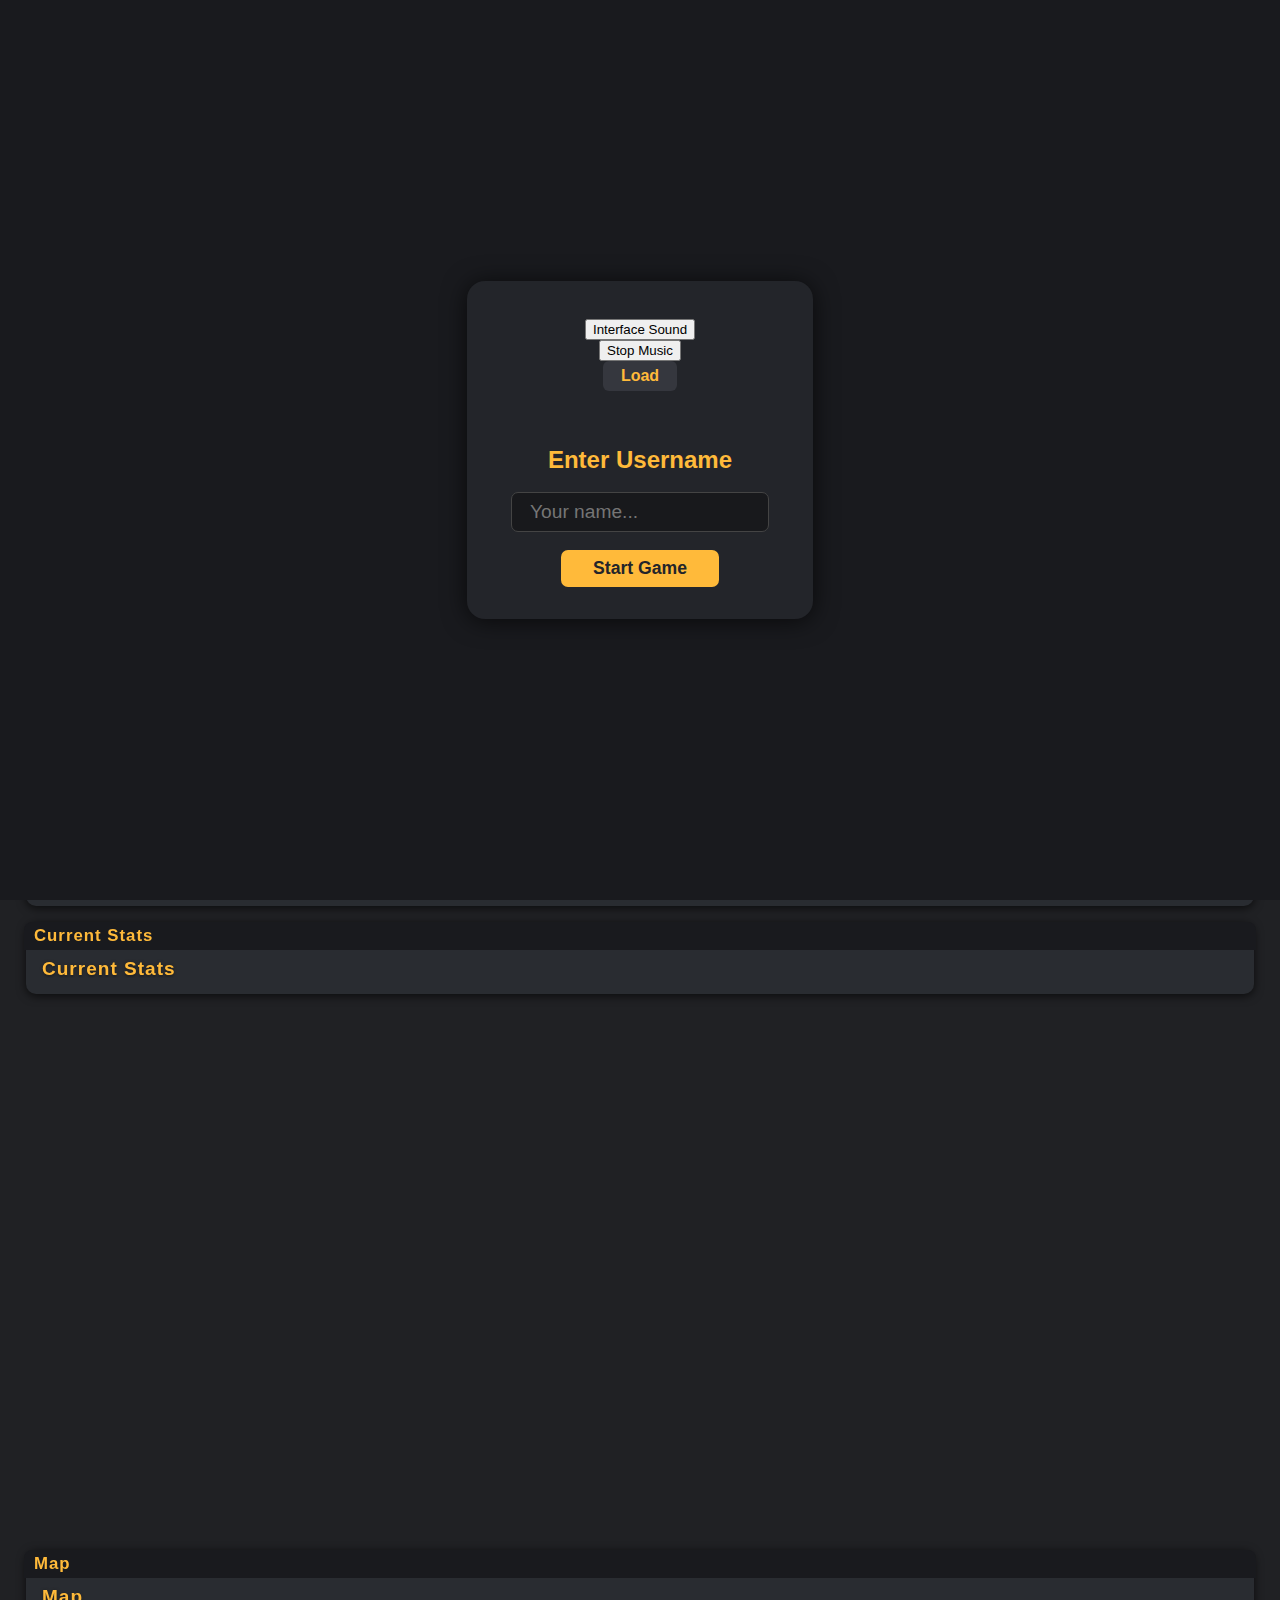
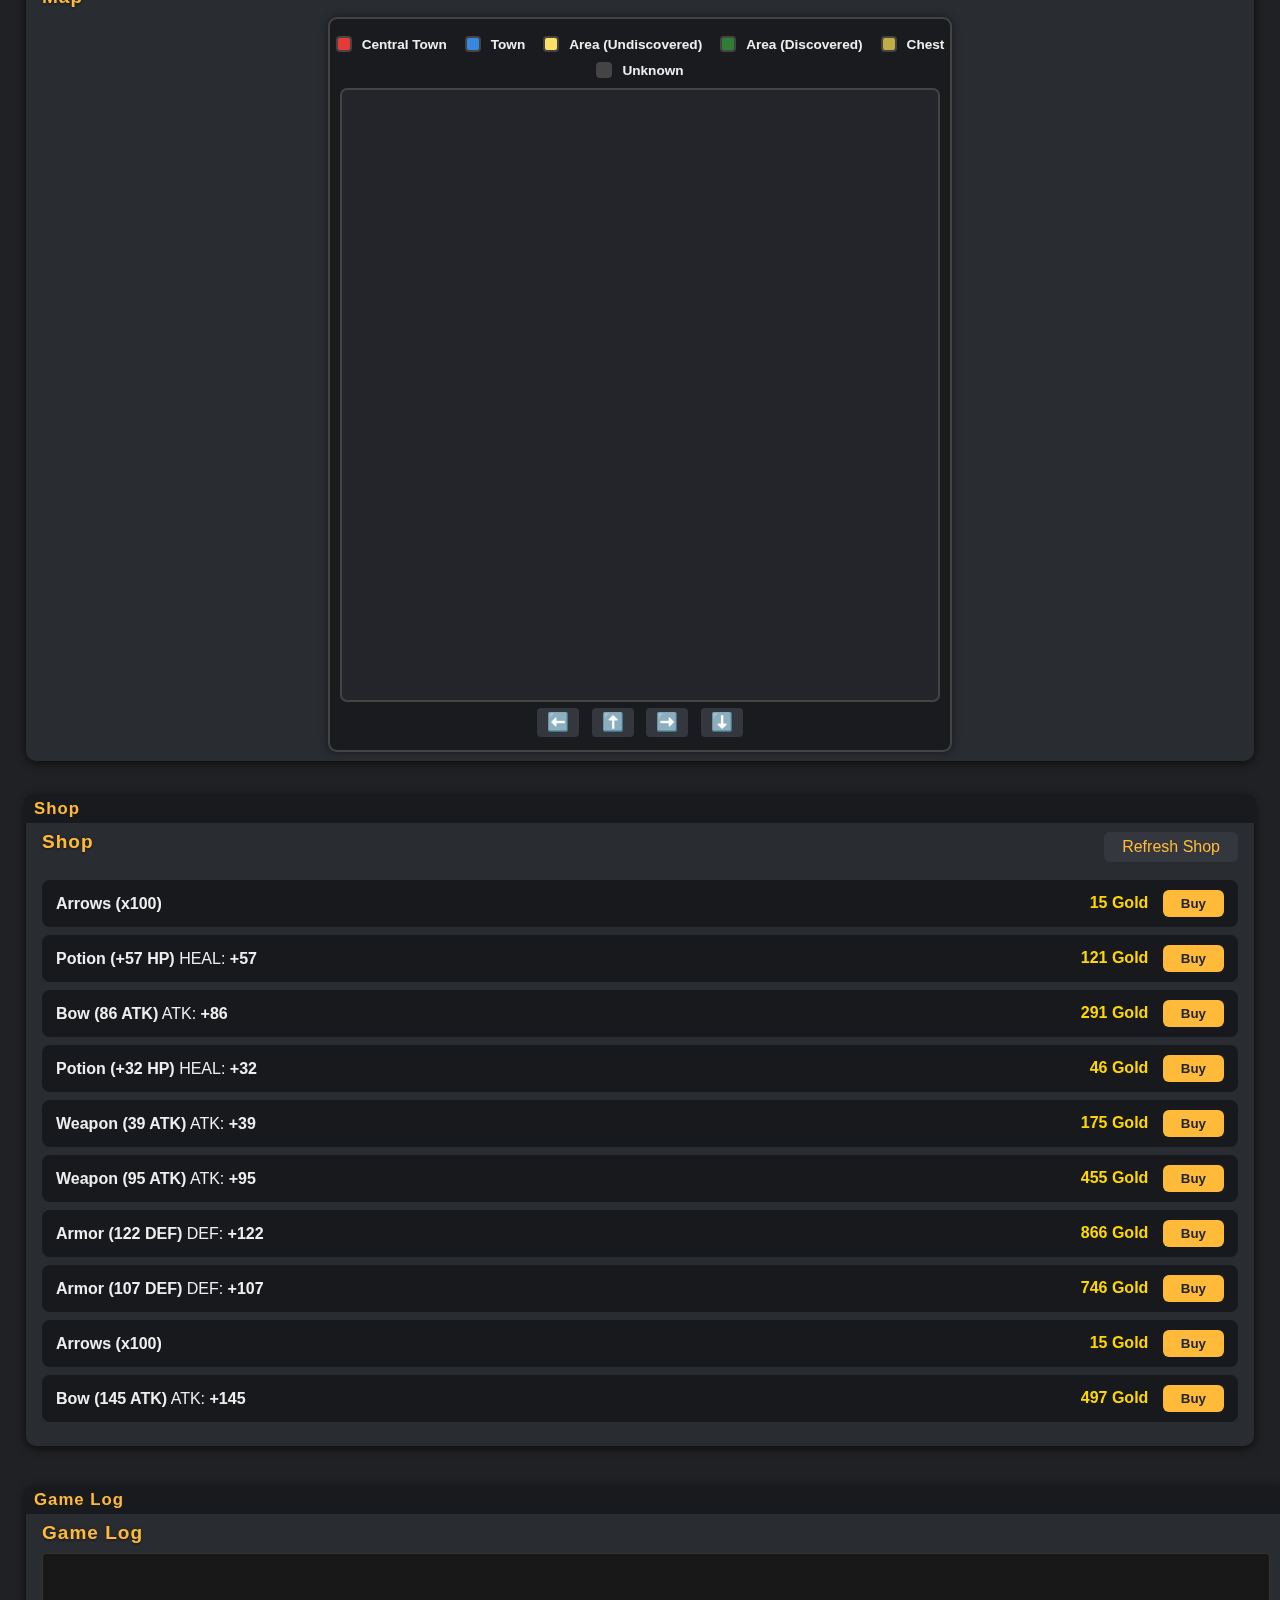
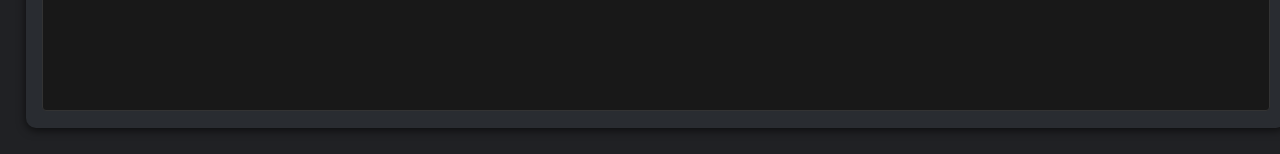
<file: index_cleaned.html>
<!DOCTYPE html>

<html lang="en">
<head>
<link href="favicon.ico" rel="icon" type="image/x-icon"/>
<meta charset="utf-8"/>
<title>Legend of III Game Web Interface</title>
<style>
    body {
      font-family: 'Segoe UI', Arial, sans-serif;
      background: #202124;
      color: #eee;
      margin: 0;
      padding: 0;
    }
    #container {
      display: grid;
      grid-template-columns: 420px 1fr 420px;
      gap: 18px;
      padding: 26px;
      max-width: 2200px;
      margin: auto;
    }
    #explore-bar {
      width: 100%;
      display: flex;
      justify-content: center;
      align-items: center;
      margin-bottom: 28px;
      margin-top: 10px;
    }
    #explore-btn-top {
      background: #ffba3a;
      color: #23252a;
      border-radius: 12px;
      border: none;
      padding: 14px 52px;
      font-weight: bold;
      font-size: 1.47em;
      cursor: pointer;
      box-shadow: 0 2px 14px #0006;
      letter-spacing: 1.5px;
      transition: background 0.18s, color 0.18s;
    }
    #explore-btn-top:hover {
      background: #ffd36b;
      color: #111;
    }
    #direction-select-bar {
      display: none;
      justify-content: center;
      align-items: center;
      margin-bottom: 18px;
      gap: 10px;
    }
    #direction-select-bar.active {
      display: flex;
    }
    .direction-btn {
      background: #35373e;
      color: #ffba3a;
      border: none;
      border-radius: 8px;
      padding: 10px 22px;
      font-weight: bold;
      font-size: 1.1em;
      cursor: pointer;
      margin: 0 4px;
      transition: background 0.17s;
    }
    .direction-btn:hover {
      background: #ffba3a;
      color: #23252a;
    }
    #left-col {
      display: flex;
      flex-direction: column;
      gap: 16px;
    }
    .panel {
      background: #292c31;
      border-radius: 10px;
      padding: 16px;
      box-shadow: 0 2px 10px #000a;
      margin-bottom: 0;
      min-width: 370px;
    }
    .panel h2 {
      margin-top: 0;
      color: #ffba3a;
      font-size: 1.19em;
      letter-spacing: 1px;
      margin-bottom: 9px;
      text-shadow: 0 0 3px #222, 0 2px 1px #1919195c;
    }
    #player-stats-ul {
      list-style: none; margin: 0; padding: 0;
      font-size: 1.05em;
    }
    #player-stats-ul li { margin-bottom: 3px; }
    .gold { color: gold; }
    .health { color: #90ee90; }
    .level { color: #61dafb; }
    #equipment-panel {
      position: relative;
      overflow: visible;
      padding-bottom: 0;
    }
    #equipment-ui {
      display: flex;
      flex-direction: row;
      justify-content: center;
      align-items: flex-start;
      gap: 10px;
      min-height: 320px;
      margin-bottom: 10px;
    }
    .equipment-side {
      display: flex;
      flex-direction: column;
      gap: 10px;
      min-width: 120px;
      align-items: flex-end;
    }
    .equipment-side.right {
      align-items: flex-start;
    }
    #char-portrait-box {
      position: relative;
      width: 120px; height: 220px;
      margin: 0 8px;
      background: #23252a;
      border-radius: 9px;
      border: 2px solid #23252a;
      box-shadow: 0 0 14px #1c1d1f7d, 0 2px 20px #0007;
      display: flex;
      align-items: center;
      justify-content: center;
    }
    #char-portrait {
      width: 90px; height: 180px;
      background: #23252a;
      z-index: 2;
    }
    .equip-slot {
      width: 120px; height: 38px;
      margin: 3px 0;
      background: #23252a;
      border-radius: 6px;
      border: 2px solid #353841;
      display: flex; align-items: center; justify-content: flex-start;
      position: relative;
      cursor: pointer;
      transition: border-color 0.2s;
      font-size: 1.01em;
      color: #ffba3a;
      font-weight: bold;
      padding-left: 10px;
      overflow: visible;
      min-width: 120px;
      max-width: 140px;
      white-space: nowrap;
    }
    .equip-slot.selected, .equip-slot:hover {
      border-color: #ffba3a;
      box-shadow: 0 0 4px #ffba3a90;
      z-index: 4;
    }
    .equip-slot .slot-tooltip {
      display: none;
      position: absolute;
      left: 110%;
      top: 50%;
      transform: translateY(-50%);
      background: #18191c;
      color: #eee;
      padding: 7px 13px;
      border-radius: 8px;
      border: 1px solid #444;
      white-space: nowrap;
      font-size: 0.98em;
      box-shadow: 0 2px 10px #0007;
      z-index: 10;
      pointer-events: none;
      min-width: 160px;
    }
    .equip-slot:hover .slot-tooltip {
      display: block;
    }
    #equipment-legend {
      margin-top: 10px; color: #aaa; font-size: 0.96em; text-align: center;
    }
    #baginv-panel {
      min-height: 155px;
    }
    #baginv-tabs {
      display: flex;
      gap: 7px;
      margin-bottom: 12px;
    }
    .baginv-tab {
      font-weight: 600;
      font-size: 1em;
      border: none;
      background: #23252a;
      color: #fff;
      border-radius: 6px 6px 0 0;
      padding: 7px 20px;
      cursor: pointer;
      transition: background 0.22s, color 0.22s;
      outline: none;
      border-bottom: 2px solid transparent;
    }
    .baginv-tab.active, .baginv-tab:hover {
      background: #34373e;
      color: #ffba3a;
      border-bottom: 2px solid #ffba3a;
    }
    #baginv-content {
      display: flex;
      flex-wrap: wrap;
      gap: 16px;
      min-height: 70px;
      margin-bottom: 2px;
      justify-content: flex-start;
    }
    .item-card {
      background: #23252a;
      border-radius: 7px;
      border: 2px solid #353841;
      display: flex;
      flex-direction: column;
      align-items: center;
      padding: 7px 10px 7px 10px;
      width: 110px;
      cursor: pointer;
      position: relative;
      transition: border-color 0.18s;
      min-height: 85px;
      font-size: 1em;
      color: #ffba3a;
      font-weight: bold;
      justify-content: center;
      word-break: break-word;
      max-width: 140px;
    }
    .item-card.selected, .item-card:hover {
      border-color: #ffba3a;
      box-shadow: 0 0 7px #ffba3a7c;
      z-index: 5;
    }
    .item-name {
      font-size: 1em;
      color: #fff;
      text-align: center;
      margin-bottom: 2.5px;
      overflow: hidden;
      text-overflow: ellipsis;
      white-space: normal;
      width: 100%;
      max-width: 120px;
      word-break: break-word;
    }
    .item-actions {
      display: flex;
      gap: 3px;
      margin-top: 1px;
    }
    .item-action-btn {
      font-size: 0.98em;
      border: none;
      background: #35373e;
      color: #fff;
      border-radius: 4px;
      padding: 2px 8px;
      cursor: pointer;
      margin: 0 1px;
      transition: background 0.14s;
    }
    .item-action-btn:hover {
      background: #ffba3a;
      color: #101015;
    }
    .bag-x-remove-btn {
      position: absolute;
      top: 3px;
      left: 4px;
      background: #ff4444;
      color: #fff;
      border: none;
      border-radius: 50%;
      font-size: 1.05em;
      width: 22px;
      height: 22px;
      cursor: pointer;
      z-index: 7;
      padding: 0;
      display: flex;
      align-items: center;
      justify-content: center;
      transition: background 0.12s;
    }
    .bag-x-remove-btn:hover {
      background: #ff0000;
      color: #fff;
    }
    .bag-equip-btn {
      margin-top: 2px;
      font-size: 1.01em;
      border: none;
      background: #35373e;
      color: #fff;
      border-radius: 4px;
      padding: 2px 12px;
      cursor: pointer;
      font-weight: bold;
      width: 90%;
      transition: background 0.14s;
      display: block;
      margin-left: auto;
      margin-right: auto;
    }
    .bag-equip-btn:hover {
      background: #ffba3a;
      color: #101015;
    }
    #center-col {
      display: flex;
      flex-direction: column;
      align-items: center;
      justify-content: start;
      position: relative;
      min-height: 520px;
    }
    #enemy-encounter {
      display: none;
      align-items: center;
      flex-direction: column;
      justify-content: center;
      min-height: 450px;
      width: 355px;
      background: #1b1c23;
      border-radius: 14px;
      box-shadow: 0 4px 28px #000a;
      margin-top: 24px;
      margin-bottom: 18px;
      position: relative;
      z-index: 12;
      border: 2.5px solid #3d3b2f;
      animation: popin 0.38s;
    }
    #chest-encounter {
      display: none;
      align-items: center;
      flex-direction: column;
      justify-content: center;
      min-height: 220px;
      width: 355px;
      background: #1b1c23;
      border-radius: 14px;
      box-shadow: 0 4px 28px #000a;
      margin-top: 24px;
      margin-bottom: 18px;
      position: relative;
      z-index: 13;
      border: 2.5px solid #3d3b2f;
      animation: popin 0.38s;
    }
    #chest-encounter h3 {
      color: #ffba3a;
      margin-top: 18px;
      margin-bottom: 10px;
      font-size: 1.3em;
    }
    #chest-encounter .chest-reward {
      color: gold;
      font-size: 1.2em;
      margin-bottom: 12px;
    }
    #chest-encounter .chest-btn {
      background: #ffba3a;
      color: #23252a;
      border-radius: 10px;
      border: none;
      padding: 10px 32px;
      font-weight: bold;
      font-size: 1.1em;
      cursor: pointer;
      margin-top: 10px;
      transition: background 0.18s, color 0.18s;
    }
    #chest-encounter .chest-btn:hover {
      background: #ffd36b;
      color: #111;
    }
    @keyframes popin {
      0% { opacity: 0; transform: scale(0.82);}
      100% { opacity: 1; transform: scale(1);}
    }
    #enemy-health-top {
      margin-top: 12px;
      margin-bottom: 0;
      width: 130px;
      margin-left: auto;
      margin-right: auto;
      display: block;
    }
    #enemy-hp-bar {
      width: 110px;
      height: 16px;
      background: #2d2222;
      border-radius: 7px;
      border: 1px solid #555;
      margin: 0 7px 0 0;
      position: relative;
      overflow: hidden;
      display: inline-block;
      vertical-align: middle;
    }
    #enemy-hp-bar-inner {
      background: linear-gradient(90deg, #ff6060 60%, #ffd700 100%);
      height: 100%;
      transition: width 0.22s;
      border-radius: 7px;
      position: absolute; left: 0; top: 0;
    }
    #enemy-hp-bar-text {
      color: #fff;
      font-size: 0.95em;
      position: absolute;
      width: 100%;
      text-align: center;
      left: 0; top: 0;
      pointer-events: none;
      text-shadow: 0 0 3px #000;
    }
    #attack-label {
      font-family: 'Oswald', 'Segoe UI', Arial, sans-serif;
      font-weight: bold;
      color: #ffba3a;
      text-shadow: 0 2px 6px #000, 0 0 2px #fff8;
      font-size: 2.1em;
      letter-spacing: 2px;
      margin-bottom: 0;
      text-align: center;
      margin-top: 6px;
      margin-bottom: 5px;
      user-select: none;
    }
    #enemy-image {
      width: 158px;
      height: 158px;
      margin: 25px auto 5px auto;
      background: #23252a;
      border-radius: 10px;
      box-shadow: 0 2px 14px #0007, 0 0 8px #ff55552a;
      display: flex;
      align-items: center;
      justify-content: center;
      position: relative;
      border: 2px solid #444;
      z-index: 2;
      font-size: 1.44em;
      color: #ffba3a;
      font-weight: bold;
      text-align: center;
      justify-content: center;
    }
    #enemy-name-label {
      font-size: 1.05em;
      font-weight: bold;
      color: #ffba3a;
      text-align: center;
      margin-bottom: 10px;
    }
    #enemy-controls {
      margin: 8px 0 19px 0;
      display: flex;
      flex-direction: row;
      align-items: center;
      gap: 19px;
      justify-content: center;
    }
    .enemy-action-btn {
      font-size: 1.04em;
      border: none;
      background: #35373e;
      color: #fff;
      border-radius: 7px;
      padding: 4px 18px;
      cursor: pointer;
      font-weight: bold;
      transition: background 0.19s;
      margin: 0 2px;
      min-width: 78px;
    }
    .enemy-action-btn#attack-enemy-btn {
      order: -1;
      margin-right: 10px;
    }
    .enemy-action-btn#run-enemy-btn {
      order: 1;
    }
    .enemy-action-btn:hover { background: #ffba3a; color: #191717;}
    .hitsplat {
      position: absolute;
      left: 50%;
      transform: translateX(-50%);
      top: 14px;
      background: #ff4444;
      color: #fff;
      font-weight: bold;
      padding: 4px 16px;
      border-radius: 11px;
      font-size: 1.3em;
      box-shadow: 0 1px 6px #a00a;
      opacity: 0.93;
      animation: splat 0.9s cubic-bezier(.59,.22,.44,1.36);
      pointer-events: none;
      z-index: 5;
      border: 2.2px solid #fff3;
    }
    @keyframes splat {
      0% { top: 34px; opacity: 0.01;}
      17% { opacity: 1;}
      50% { top: -16px; opacity: 0.95;}
      90% { opacity: 0.95;}
      100% { top: -32px; opacity: 0;}
    }
    #right-col {
      display: flex;
      flex-direction: column;
      gap: 16px;
      min-width: 320px;
    }
    #map-panel {
      padding-bottom: 9px;
    }
    #map-container {
      background: #1a1b1e;
      border-radius: 9px;
      border: 2px solid #444;
      width: 620px; /* 18*32px + 17*2px gap + padding */
      min-width: 620px;
      max-width: 100vw;
      margin: 0 auto;
      padding: 7px 0 4px 0;
      box-shadow: 0 0 8px #0007;
      position: relative;
    }
    #map-index {
      display: flex;
      flex-wrap: wrap;
      gap: 10px 18px;
      margin: 10px 0 10px 0;
      justify-content: center;
      font-size: 0.98em;
    }
    .map-index-item {
      display: flex;
      align-items: center;
      gap: 6px;
      font-weight: bold;
    }
    .map-index-color {
      display: inline-block;
      width: 18px;
      height: 18px;
      border-radius: 4px;
      border: 2px solid #444;
      margin-right: 4px;
      vertical-align: middle;
    }
    #game-map {
      display: grid;
      grid-template-columns: repeat(18, 32px);
      grid-template-rows: repeat(18, 32px);
      gap: 2px;
      background: #23252a;
      border-radius: 7px;
      border: 2px solid #444;
      width: 596px; /* 18*32px + 17*2px gap */
      min-width: 596px;
      max-width: 100vw;
      margin: auto;
    }
    .map-cell {
      width: 32px;
      height: 32px;
      background: #222;
      border-radius: 6px;
      display: flex;
      align-items: center;
      justify-content: center;
      font-size: 0.75em;
      color: #fff;
      position: relative;
      overflow: hidden;
      border: 1px solid #292c31;
      font-weight: bold;
      text-align: center;
      cursor: pointer;
      transition: background 0.18s, color 0.18s;
      user-select: none;
    }
    .map-cell.player {
      outline: 2.5px solid #fff;
      z-index: 3;
    }
    .map-cell.central-town {
      background: #e53935 !important;
      color: #fff;
      font-weight: bold;
      box-shadow: 0 0 8px #e5393593;
      z-index: 2;
    }
    .map-cell.town {
      background: #3887e0 !important;
      color: #fff;
      font-weight: bold;
      box-shadow: 0 0 8px #3887e093;
      z-index: 2;
    }
    .map-cell.area {
      background: #ffe066 !important;
      color: #23252a;
      font-weight: bold;
    }
    .map-cell.discovered {
      background: #2e7d32 !important;
      color: #fff;
    }
    .map-cell.chest {
      background: #bfae44 !important;
      color: #23252a;
    }
    .map-cell.undiscovered {
      background: #444 !important;
      color: #888;
      font-style: italic;
    }
    #map-controls {
      text-align: center; margin-top: 4px;
    }
    .map-move-btn {
      margin: 2px 4px;
      background: #35373e;
      color: #eee;
      border: none;
      border-radius: 4px;
      padding: 4px 10px;
      cursor: pointer;
      font-size: 1.11em;
    }
    .map-move-btn:hover {
      background: #ffba3a;
      color: #23252a;
    }
    #map-area-label {
      margin-top: 7px;
      font-size: 1em;
      color: #ffba3a;
      text-align: center;
    }
    #bank-panel {
      margin-top: 6px;
      margin-bottom: 0;
      padding-bottom: 10px;
    }
    #bank-open-btn {
      background: #35373e;
      color: #ffba3a;
      border-radius: 8px;
      border: none;
      padding: 6px 20px;
      font-weight: 600;
      font-size: 1.08em;
      cursor: pointer;
      margin: 0 auto 5px auto;
      display: block;
      transition: background 0.17s;
    }
    #bank-open-btn:hover {
      background: #ffba3a;
      color: #26221c;
    }
    #bank-modal-bg {
      display: none;
      position: fixed;
      z-index: 1200;
      top: 0; left: 0; width: 100vw; height: 100vh;
      background: #18191cbb;
      align-items: center;
      justify-content: center;
    }
    #bank-modal {
      background: #23252a;
      border-radius: 18px;
      box-shadow: 0 0 44px #000c, 0 5px 32px #2b2a2a45;
      padding: 32px 29px 24px 29px;
      min-width: 450px;
      min-height: 320px;
      position: relative;
      z-index: 1211;
      display: flex;
      flex-direction: column;
    }
    #bank-modal h2 {
      margin-bottom: 10px;
      color: #ffba3a;
    }
    #bank-close-btn {
      position: absolute; top: 12px; right: 16px;
      font-size: 1.38em;
      background: none;
      border: none;
      color: #fff;
      cursor: pointer;
    }
    #bank-content {
      display: flex;
      flex-direction: row;
      gap: 32px;
      margin-top: 14px;
      justify-content: center;
      align-items: flex-start;
    }
    .bank-section {
      min-width: 180px;
    }
    .bank-list {
      display: flex;
      flex-direction: column;
      gap: 10px;
      min-height: 110px;
    }
    .bank-item-card {
      display: flex;
      align-items: center;
      gap: 8px;
      background: #18191c;
      border-radius: 7px;
      border: 1px solid #444;
      padding: 4px 8px;
      font-size: 0.97em;
      min-width: 120px;
      min-height: 36px;
      color: #ffba3a;
      font-weight: bold;
    }
    .bank-action-btn {
      background: #35373e;
      color: #ffba3a;
      border: none;
      border-radius: 5px;
      padding: 2px 10px;
      cursor: pointer;
      font-weight: 600;
      font-size: 0.98em;
      margin-left: 6px;
      transition: background 0.14s;
    }
    .bank-action-btn:hover { background: #ffba3a; color: #26221c;}
    #bank-empty-msg { color: #888; font-size: 0.95em; text-align: center; margin-top: 13px; }
    #log-panel {
      min-height: 130px;
      margin-top: 7px;
      grid-column:1/4;
      max-width:none;
      width:100%;
      margin-top:24px;
    }
    #game-log {
      height: 142px;
      overflow-y: auto;
      background: #181818;
      padding: 7px 7px;
      border-radius: 4px;
      font-size: 0.99em;
      font-family: 'Fira Mono', 'Consolas', monospace;
      max-height: 142px;
      border: 1.2px solid #333;
      margin-bottom: 1px;
    }
    #derived-stats-panel {
      margin-top: 0;
      margin-bottom: 0;
      padding-bottom: 5px;
    }
    #derived-stats-list {
      list-style: none; margin: 0; padding: 0; font-size: 1em;
    }
    #derived-stats-list li { margin-bottom: 3px; }
    .derived-label { color: #ffba3a; font-weight: bold; margin-right: 5px;}
    #left-col #derived-stats-panel {
      order: 4;
      margin-top: 0;
      margin-bottom: 0;
      min-width: 310px;
    }
    #right-col #derived-stats-panel {
      display: none !important;
    }
    #actions-panel .action-btn:first-child {
      display: none !important;
    }
    @media (max-width: 1400px) {
      #container { grid-template-columns: 1fr; grid-template-rows: auto; }
      #left-col, #right-col { min-width: 175px; }
      #center-col { min-width: 280px;}
      #explore-bar { margin-bottom: 10px; }
      #map-container { width: 370px; min-width: 370px; }
      #game-map { grid-template-columns: repeat(18, 18px); grid-template-rows: repeat(18, 18px); width: 342px; min-width: 342px; }
      #map-index { font-size: 0.85em; }
      .map-index-color { width: 12px; height: 12px; }
    }
    /* Update these styles in your <style> section */
#map-container {
  background: #1a1b1e;
  border-radius: 9px;
  border: 2px solid #444;
  width: 620px; /* 18*32px + 17*2px gap + padding */
  min-width: 620px;
  max-width: 100vw;
  margin: 0 auto;
  padding: 7px 0 4px 0;
  box-shadow: 0 0 8px #0007;
  position: relative;
}

#game-map {
  display: grid;
  grid-template-columns: repeat(18, 32px);
  grid-template-rows: repeat(18, 32px);
  gap: 2px;
  background: #23252a;
  border-radius: 7px;
  border: 2px solid #444;
  width: 596px; /* 18*32px + 17*2px gap */
  min-width: 596px;
  max-width: 100vw;
  margin: auto;
}

.map-cell {
  width: 32px;
  height: 32px;
  background: #222;
  border-radius: 6px;
  display: flex;
  align-items: center;
  justify-content: center;
  font-size: 0.75em;
  color: #fff;
  position: relative;
  overflow: hidden;
  border: 1px solid #292c31;
  font-weight: bold;
  text-align: center;
  cursor: pointer;
  transition: background 0.18s, color 0.18s;
  user-select: none;
}

/* Responsive: shrink map for small screens */
@media (max-width: 1100px) {
  #map-container { width: 370px; min-width: 370px; }
  #game-map { grid-template-columns: repeat(18, 18px); grid-template-rows: repeat(18, 18px); width: 342px; min-width: 342px; }
  .map-cell { width: 18px; height: 18px; font-size: 0.55em; }
}
    .panel-draggable-handle {
      cursor: grab;
      background: #191a1e;
      color: #ffba3a;
      font-weight: bold;
      padding: 4px 0 4px 10px;
      border-radius: 8px 8px 0 0;
      user-select: none;
      margin: -16px -18px 8px -18px;
      font-size: 1.05em;
      letter-spacing: 1px;
    }
    .panel.dragging {
      opacity: 0.6;
    }
    .drop-target {
      outline: 3px dashed #ffba3a;
      background: #23252a44;
    }
    #username-overlay {
      position: fixed;
      z-index: 3000;
      top: 0;
      left: 0;
      width: 100vw;
      height: 100vh;
      background: #191a1e;
      display: flex;
      align-items: center;
      justify-content: center;
    }
    #username-overlay > div {
      background: #23252a;
      padding: 38px 44px 32px 44px;
      border-radius: 18px;
      box-shadow: 0 2px 24px #000a;
      display: flex;
      flex-direction: column;
      align-items: center;
    }
    #username-overlay h2 {
      color: #ffba3a;
      margin-bottom: 18px;
    }
    #username-input {
      font-size: 1.2em;
      padding: 8px 18px;
      border-radius: 7px;
      border: 1.5px solid #444;
      background: #18191c;
      color: #fff;
      margin-bottom: 18px;
      width: 220px;
      outline: none;
    }
    #username-submit {
      font-size: 1.1em;
      font-weight: bold;
      background: #ffba3a;
      color: #23252a;
      border: none;
      border-radius: 7px;
      padding: 8px 32px;
      cursor: pointer;
    }
    #username-error {
      color: #ff4444;
      margin-top: 10px;
      display: none;
      font-size: 1em;
    }
    #overlay-save-load-ui {
      display: flex;
      gap: 8px;
      align-items: center;
      margin-bottom: 18px;
    }
    #overlay-save-btn {
      font-weight: bold;
      font-size: 1em;
      background: #ffba3a;
      color: #23252a;
      border: none;
      border-radius: 6px;
      padding: 6px 18px;
      cursor: pointer;
    }
    #overlay-load-btn {
      font-weight: bold;
      font-size: 1em;
      background: #35373e;
      color: #ffba3a;
      border: none;
      border-radius: 6px;
      padding: 6px 18px;
      cursor: pointer;
      display: none;
    }
    #overlay-save-list {
      display: none;
      margin-left: 8px;
      font-size: 1em;
      padding: 4px 8px;
      border-radius: 5px;
    }
    /* --- ADDED STYLES FOR SAVE/LOAD UI --- */
    #main-save-ui {
      position: fixed;
      top: 10px;
      left: 10px;
      z-index: 2100;
      background: #23252a;
      border-radius: 10px;
      padding: 8px 16px;
      box-shadow: 0 2px 12px #0007;
      display: flex;
      gap: 8px;
      align-items: center;
    }
    #overlay-load-delete-ui {
      display: flex;
      gap: 8px;
      align-items: center;
      margin-bottom: 18px;
    }
    #overlay-delete-btn {
      font-weight: bold;
      font-size: 1em;
      background: #ff4444;
      color: #fff;
      border: none;
      border-radius: 6px;
      padding: 6px 18px;
      cursor: pointer;
      display: none;
    }
    #delete-save-ui {
      display: none;
      flex-direction: column;
      align-items: center;
      margin-bottom: 10px;
    }
    #delete-save-list {
      margin-bottom: 8px;
      font-size: 1em;
      padding: 4px 8px;
      border-radius: 5px;
    }
    #confirm-delete-btn {
      background: #ff4444;
      color: #fff;
      border: none;
      border-radius: 6px;
      padding: 6px 18px;
      cursor: pointer;
    }
    #flame-bg {
      position: fixed;
      top: 0; left: 0; width: 100vw; height: 100vh;
      z-index: 0;
      pointer-events: none;
      display: block;
      background: #191a1e;
    }
    body > *:not(#flame-bg) {
      position: relative;
      z-index: 1;
    }
  </style>
</head>
<body style="margin:0;padding:0;">
<canvas id="flame-bg"></canvas>
<!-- Save button in main UI, top left -->
<div id="main-save-ui" style="position:fixed;top:10px;left:10px;z-index:2100;background:#23252a;border-radius:10px;padding:8px 16px;box-shadow:0 2px 12px #0007;display:flex;gap:8px;align-items:center;">
<button id="main-save-btn" style="font-weight:bold;font-size:1em;background:#ffba3a;color:#23252a;border:none;border-radius:6px;padding:6px 18px;cursor:pointer;">Save</button>
</div>
<audio autoplay="" id="backgroundMusic" loop="" src="rs3theme.mp3"></audio>
<!-- Username overlay with load/delete only -->
<div id="username-overlay" style="position:fixed;z-index:3000;top:0;left:0;width:100vw;height:100vh;background:#191a1e;display:flex;align-items:center;justify-content:center;">
<div style="background:#23252a;padding:38px 44px 32px 44px;border-radius:18px;box-shadow:0 2px 24px #000a;display:flex;flex-direction:column;align-items:center;">
<button onclick="document.getElementById('username-music').play()">Interface Sound</button>
<button onclick="document.getElementById('username-music').pause()">Stop Music</button>
<!-- Load button above username -->
<button id="overlay-load-btn" style="font-weight:bold;font-size:1em;background:#35373e;color:#ffba3a;border:none;border-radius:6px;padding:6px 18px;cursor:pointer;margin-bottom:14px;">Load</button>
<div id="overlay-load-delete-ui" style="display:flex;gap:8px;align-items:center;margin-bottom:18px;">
<select id="overlay-save-list" style="display:none;margin-left:8px;font-size:1em;padding:4px 8px;border-radius:5px;"></select>
<button id="overlay-delete-btn" style="font-weight:bold;font-size:1em;background:#ff4444;color:#fff;border:none;border-radius:6px;padding:6px 18px;cursor:pointer;display:none;">Delete Save</button>
</div>
<div id="delete-save-ui" style="display:none;flex-direction:column;align-items:center;margin-bottom:10px;">
<select id="delete-save-list" style="margin-bottom:8px;font-size:1em;padding:4px 8px;border-radius:5px;"></select>
<button id="confirm-delete-btn" style="background:#ff4444;color:#fff;border:none;border-radius:6px;padding:6px 18px;cursor:pointer;">Confirm Delete</button>
</div>
<h2 style="color:#ffba3a;margin-bottom:18px;">Enter Username</h2>
<input autofocus="" id="username-input" maxlength="18" placeholder="Your name..." style="font-size:1.2em;padding:8px 18px;border-radius:7px;border:1.5px solid #444;background:#18191c;color:#fff;margin-bottom:18px;width:220px;outline:none;" type="text"/>
<button id="username-submit" style="font-size:1.1em;font-weight:bold;background:#ffba3a;color:#23252a;border:none;border-radius:7px;padding:8px 32px;cursor:pointer;">Start Game</button>
<div id="username-error" style="color:#ff4444;margin-top:10px;display:none;font-size:1em;"></div>
</div>
</div>
<div id="explore-bar">
<button id="explore-btn-top" onclick="startExplore()">Explore</button>
</div>
<div id="direction-select-bar">
<span style="color:#ffba3a;font-weight:bold;">Pick a direction:</span>
<button class="direction-btn" onclick="chooseExploreDir(0,-1)">North</button>
<button class="direction-btn" onclick="chooseExploreDir(1,0)">East</button>
<button class="direction-btn" onclick="chooseExploreDir(0,1)">South</button>
<button class="direction-btn" onclick="chooseExploreDir(-1,0)">West</button>
</div>
<div id="container">
<div id="left-col">
<div class="panel" id="player-stats-panel">
<h2>Player Stats</h2>
<ul id="player-stats-ul"></ul>
</div>
<div class="panel" id="equipment-panel">
<h2>Equipment</h2>
<div id="equipment-ui">
<div class="equipment-side left" id="equipment-slots-left"></div>
<div id="char-portrait-box">
<div id="char-portrait"></div>
</div>
<div class="equipment-side right" id="equipment-slots-right"></div>
</div>
<div id="equipment-legend"></div>
</div>
<div class="panel" id="baginv-panel">
<div id="baginv-tabs">
<button class="baginv-tab active" id="tab-inventory" onclick="switchBagInv('inventory')">Inventory</button>
<button class="baginv-tab" id="tab-bag" onclick="switchBagInv('bag')">Bag</button>
</div>
<div id="baginv-content"></div>
</div>
<div class="panel" id="derived-stats-panel">
<h2>Current Stats</h2>
<ul id="derived-stats-list"></ul>
</div>
<div class="panel" id="bank-panel">
<button id="bank-open-btn" onclick="openBank()">Open Bank</button>
</div>
</div>
<div id="center-col">
<div id="enemy-encounter">
<div id="attack-label">ATTACK</div>
<div id="enemy-health-top">
<div id="enemy-hp-bar">
<div id="enemy-hp-bar-inner"></div>
<div id="enemy-hp-bar-text"></div>
</div>
</div>
<div id="enemy-image"></div>
<div id="enemy-name-label"></div>
<div id="enemy-controls">
<button class="enemy-action-btn" id="attack-enemy-btn" onclick="attackEnemy()">Attack</button>
<button class="enemy-action-btn" id="run-enemy-btn" onclick="runFromEnemy()">Run</button>
</div>
</div>
<div id="chest-encounter">
<h3>Chest Found!</h3>
<div class="chest-reward" id="chest-reward"></div>
<button class="chest-btn" onclick="closeChest()">Close</button>
</div>
</div>
<div id="right-col">
<div class="panel" id="map-panel">
<h2>Map</h2>
<div id="map-container">
<div id="map-index">
<div class="map-index-item"><span class="map-index-color" style="background:#e53935"></span>Central Town</div>
<div class="map-index-item"><span class="map-index-color" style="background:#3887e0"></span>Town</div>
<div class="map-index-item"><span class="map-index-color" style="background:#ffe066"></span>Area (Undiscovered)</div>
<div class="map-index-item"><span class="map-index-color" style="background:#2e7d32"></span>Area (Discovered)</div>
<div class="map-index-item"><span class="map-index-color" style="background:#bfae44"></span>Chest</div>
<div class="map-index-item"><span class="map-index-color" style="background:#444"></span>Unknown</div>
</div>
<div id="game-map"></div>
<div id="map-controls">
<button class="map-move-btn" onclick="movePlayer(-1,0)">⬅️</button>
<button class="map-move-btn" onclick="movePlayer(0,-1)">⬆️</button>
<button class="map-move-btn" onclick="movePlayer(1,0)">➡️</button>
<button class="map-move-btn" onclick="movePlayer(0,1)">⬇️</button>
</div>
<div id="map-area-label"></div>
</div>
</div>
<div class="panel" id="shop-panel" style="margin-top:18px;">
<div style="display:flex;align-items:center;justify-content:space-between;">
<h2 style="font-weight:bold;">Shop</h2>
<button id="refresh-shop-btn" style="font-size:1em;background:#35373e;color:#ffba3a;border:none;border-radius:6px;padding:6px 18px;cursor:pointer;">Refresh Shop</button>
</div>
<div id="shop-items-list" style="margin-top:18px;"></div>
</div>
<div class="panel" id="log-panel" style="grid-column:1/4;max-width:none;width:100%;margin-top:24px;">
<h2>Game Log</h2>
<div id="game-log"></div>
</div>
</div>
</div>
<div id="bank-modal-bg" style="display:none;position:fixed;z-index:1200;top:0;left:0;width:100vw;height:100vh;background:#18191cbb;align-items:center;justify-content:center;">
<div id="bank-modal" style="background:#23252a;border-radius:18px;box-shadow:0 0 44px #000c,0 5px 32px #2b2a2a45;padding:32px 29px 24px 29px;min-width:450px;min-height:320px;position:relative;z-index:1211;display:flex;flex-direction:column;">
<button id="bank-close-btn" onclick="closeBank()" style="position:absolute;top:12px;right:16px;font-size:1.38em;background:none;border:none;color:#fff;cursor:pointer;">×</button>
<h2>Bank</h2>
<div id="bank-content" style="display:flex;flex-direction:row;gap:32px;margin-top:14px;justify-content:center;align-items:flex-start;">
<div class="bank-section">
<div style="font-weight:bold;color:#ffba3a;margin-bottom:7px;">Bank Items</div>
<div class="bank-list" id="bank-list"></div>
</div>
<div class="bank-section">
<div style="font-weight:bold;color:#ffba3a;margin-bottom:7px;">Inventory/Bag</div>
<div class="bank-list" id="bank-inv-list"></div>
</div>
</div>
</div>
</div>
<script>
const itemIcons = {};
let player = {
  name: "Hero",
  health: 100,
  maxHealth: 100,
  gold: 1000,
  experience: 0,
  level: 1,
  bankGold: 0,
  inventory: [
    { name: "Potion", type: "potion", heal: 50, count: 10 },
    { name: "Arrows", type: "arrows", count: 100 }
   
  ],
  bag: [],
  equipment: {
    helmet: null,
    weapon: null,
    armor: null,
    ring: null,
    arrows: null,
    cloak: null,
    shield: null,
    amulet: null,
    gloves: null,
    boots: null
  },
  bank: []
};
// Equipment slot order for UI
const equipmentOrderLeft = [
  {slot: "helmet", label: "Helmet"},
  {slot: "weapon", label: "Weapon"},
  {slot: "armor", label: "Armor"},
  {slot: "ring", label: "Ring"},
  {slot: "arrows", label: "Arrows"}
];
const equipmentOrderRight = [
  {slot: "cloak", label: "Cloak"},
  {slot: "shield", label: "Shield"},
  {slot: "amulet", label: "Amulet"},
  {slot: "gloves", label: "Gloves"},
  {slot: "boots", label: "Boots"}
];
let areaNames = [
  "Plains", "Forest", "Mountain", "River", "Ruins", "Cave", "Desert", "Swamp", "Valley", "Hills"
];
let mapSize = 18;
let mapData = [];
let discovered = [];
let towns = [];
let chests = [];
let playerPosition = { x: Math.floor(mapSize/2), y: Math.floor(mapSize/2) };
let enemyIcons = {};
const enemyPool = [
  { name: "Slime", maxHealth: 40, minAttack: 4, maxAttack: 9, xp: 15 },
  { name: "Goblin", maxHealth: 55, minAttack: 7, maxAttack: 14, xp: 22 },
  { name: "Wolf", maxHealth: 65, minAttack: 10, maxAttack: 19, xp: 29 },
  { name: "Bandit", maxHealth: 80, minAttack: 14, maxAttack: 23, xp: 40 },
  { name: "Orc", maxHealth: 120, minAttack: 18, maxAttack: 29, xp: 60 },
  { name: "Dark Knight", maxHealth: Math.floor(Math.random() * 101) + 150, minAttack: 30, maxAttack: 40, xp: Math.floor(Math.random() * 51) + 50 },
  { name: "Fire Elemental", maxHealth: Math.floor(Math.random() * 101) + 150, minAttack: 30, maxAttack: 40, xp: Math.floor(Math.random() * 51) + 50 },
  { name: "Stone Golem", maxHealth: Math.floor(Math.random() * 101) + 150, minAttack: 30, maxAttack: 40, xp: Math.floor(Math.random() * 51) + 50 },
  { name: "Vampire Lord", maxHealth: Math.floor(Math.random() * 101) + 150, minAttack: 30, maxAttack: 40, xp: Math.floor(Math.random() * 51) + 50 },
  { name: "Frost Giant", maxHealth: Math.floor(Math.random() * 101) + 150, minAttack: 30, maxAttack: 40, xp: Math.floor(Math.random() * 51) + 50 },
  { name: "Shadow Assassin", maxHealth: Math.floor(Math.random() * 101) + 150, minAttack: 30, maxAttack: 40, xp: Math.floor(Math.random() * 51) + 50 },
  { name: "Ancient Dragon", maxHealth: Math.floor(Math.random() * 101) + 150, minAttack: 30, maxAttack: 40, xp: Math.floor(Math.random() * 51) + 50 },
  { name: "Lich King", maxHealth: Math.floor(Math.random() * 101) + 150, minAttack: 30, maxAttack: 40, xp: Math.floor(Math.random() * 51) + 50 },
  { name: "Forest Guardian", maxHealth: Math.floor(Math.random() * 101) + 150, minAttack: 30, maxAttack: 40, xp: Math.floor(Math.random() * 51) + 50 },
  { name: "Thunder Beast", maxHealth: Math.floor(Math.random() * 101) + 150, minAttack: 30, maxAttack: 40, xp: Math.floor(Math.random() * 51) + 50 },
  { name: "Skeleton Warrior", maxHealth: 70, minAttack: 12, maxAttack: 20, xp: 32 },
  { name: "Zombie", maxHealth: 90, minAttack: 10, maxAttack: 18, xp: 28 },
  { name: "Harpy", maxHealth: 60, minAttack: 15, maxAttack: 22, xp: 35 },
  { name: "Troll", maxHealth: 140, minAttack: 20, maxAttack: 32, xp: 55 },
  { name: "Sand Wraith", maxHealth: 85, minAttack: 17, maxAttack: 25, xp: 38 },
  { name: "Cursed Knight", maxHealth: 130, minAttack: 25, maxAttack: 36, xp: 65 },
  { name: "Giant Spider", maxHealth: 75, minAttack: 13, maxAttack: 21, xp: 30 },
  { name: "Dire Bear", maxHealth: 110, minAttack: 18, maxAttack: 28, xp: 48 },
  { name: "Crystal Serpent", maxHealth: 100, minAttack: 22, maxAttack: 33, xp: 52 },
  { name: "Wraith", maxHealth: 95, minAttack: 19, maxAttack: 27, xp: 44 }
  ];
  // --- BOSS ENCOUNTER LOGIC ---
  let moveCounter = 0;
  let bossEncountered = false;
  let bossActive = false;
  let bossData = {
    name: "Ancient Boss",
    maxHealth: 500,
    health: 500,
    minAttack: 40,
    maxAttack: 70,
    xp: 250
  };
  function incrementMoveCounter() {
    if (bossEncountered || bossActive) return;
    moveCounter++;
    // After 12+ moves, 15% chance per move to trigger boss
    if (moveCounter >= 12 && Math.random() < 0.15) {
      showBossPopup();
    }
  }
  function showBossPopup() {
    bossEncountered = true;
    // Create popup if not exists
    if (!document.getElementById('boss-popup')) {
      const bossPopup = document.createElement('div');
      bossPopup.id = 'boss-popup';
      bossPopup.style = 'display:flex;position:fixed;z-index:5000;top:0;left:0;width:100vw;height:100vh;background:#191a1ecc;align-items:center;justify-content:center;';
      bossPopup.innerHTML = `
        <div style="background:#23252a;padding:38px 44px 32px 44px;border-radius:18px;box-shadow:0 2px 24px #000a;display:flex;flex-direction:column;align-items:center;min-width:340px;">
          <div style="color:#ff4444;font-size:1.5em;margin-bottom:18px;font-weight:bold;">You have encountered a <span style='color:gold;'>Boss!</span></div>
          <div style="margin-bottom:18px;">Do you wish to fight the boss?<br><span style="color:#ffba3a;font-size:1.1em;">(Bosses drop a special weapon and full armor set!)</span></div>
          <div style="display:flex;gap:18px;">
            <button id="boss-popup-yes" style="font-size:1.1em;font-weight:bold;background:#ffba3a;color:#23252a;border:none;border-radius:7px;padding:8px 32px;cursor:pointer;">Fight</button>
            <button id="boss-popup-no" style="font-size:1.1em;font-weight:bold;background:#35373e;color:#ffba3a;border:none;border-radius:7px;padding:8px 32px;cursor:pointer;">Run</button>
          </div>
          <div id="boss-popup-msg" style="margin-top:14px;color:#ff4444;font-weight:bold;display:none;"></div>
        </div>
      `;
      document.body.appendChild(bossPopup);
    }
    document.getElementById('boss-popup').style.display = 'flex';
    document.getElementById('boss-popup-msg').style.display = 'none';
    // Button logic
    document.getElementById('boss-popup-yes').onclick = function() {
      document.getElementById('boss-popup').style.display = 'none';
      startBossFight();
    };
    document.getElementById('boss-popup-no').onclick = function() {
      tryRunFromBoss();
    };
  }
  function startBossFight() {
    bossActive = true;
    currentEnemy = {
      ...bossData,
      health: bossData.maxHealth
    };
    inCombat = true;
    renderEnemyEncounter();
    logMsg(`<span style="color:gold;font-weight:bold;">A Boss appears! Prepare for battle!</span>`);
  }
  function tryRunFromBoss() {
    const msgDiv = document.getElementById('boss-popup-msg');
    msgDiv.style.display = 'block';
    // 20% chance to run away
    if (Math.random() < 0.2) {
      msgDiv.textContent = "You have successfully ran away from the boss!";
      setTimeout(() => {
        document.getElementById('boss-popup').style.display = 'none';
        bossEncountered = false;
        moveCounter = 0;
      }, 1200);
    } else {
      // Fail: lose 15% max health
      let dmg = Math.ceil(getTotalMaxHealth() * 0.15);
      player.health = Math.max(1, player.health - dmg);
      msgDiv.textContent = `Failed to run! The boss strikes you for ${dmg} damage! Try again or fight.`;
      renderPlayerStats();
      // If player tries again, can click Run again
    }
  }
  // Patch movePlayer and doExplore to increment moveCounter
  const origMovePlayer = movePlayer;
  movePlayer = function(dx, dy) {
    origMovePlayer(dx, dy);
    incrementMoveCounter();
  };
  const origDoExplore = doExplore;
  doExplore = function() {
    origDoExplore();
    incrementMoveCounter();
  };
  // Patch attackEnemy for boss drops
  const origAttackEnemy = attackEnemy;
  attackEnemy = function() {
    if (bossActive && currentEnemy && currentEnemy.health <= 0) {
      // Boss defeated
      let goldDrop = 500 + Math.floor(Math.random() * 501);
      player.gold += goldDrop;
      // Special weapon
      let specialWeapon = {
        name: "Boss Sword",
        type: "weapon",
        attackPower: 60,
        price: 0,
        description: "A legendary sword dropped by the boss!"
      };
      addItem(specialWeapon);
      // Full armor set
      const armorSet = [
        { type: "armor", name: "Boss Armor" },
        { type: "shield", name: "Boss Shield" },
        { type: "ring", name: "Boss Ring" },
        { type: "arrows", name: "Boss Arrows", count: 100 },
        { type: "helmet", name: "Boss Helmet" },
        { type: "cloak", name: "Boss Cloak" },
        { type: "amulet", name: "Boss Amulet" },
        { type: "gloves", name: "Boss Gloves" },
        { type: "boots", name: "Boss Boots" }
      ];
      armorSet.forEach(item => {
        addItem({
          ...item,
          defense: 25,
          health: 50,
          price: 0,
          description: "Boss drop: +50 HP, +25 DEF"
        });
      });
      logMsg(`<span style="color:gold;font-weight:bold;">You defeated the Boss! +${currentEnemy.xp} XP, <span style="color:gold;">+${goldDrop} Gold</span>, and received a legendary weapon and full armor set!</span>`);
      player.experience += currentEnemy.xp;
      checkLevelUp();
      bossActive = false;
      bossEncountered = false;
      moveCounter = 0;
      clearEnemy();
      renderPlayerStats();
      return;
    }
    origAttackEnemy();
  };


function randomStat(min, max) {
  return Math.floor(Math.random() * (max - min + 1)) + min;
}
const items = [
  { name: 'Sword', price: 50, description: 'A basic sword for beginners.', type: 'weapon', attackPower: 15 },
  { name: 'Shield', price: 30, description: 'A sturdy shield for protection.', type: 'shield', defense: 20 },
  { name: 'Potion', price: 10, description: 'A basic healing potion.', type: 'potion', heal: 50 },
  { name: 'Advanced Sword', price: 100, description: 'A more powerful sword for experienced fighters.', type: 'weapon', attackPower: 25 },
  { name: 'Advanced Shield', price: 60, description: 'A stronger shield for better protection.', type: 'shield', defense: 30 },
  { name: 'Advanced Potion', price: 25, description: 'A potion that heals more health.', type: 'potion', heal: 50 },
  { name: 'Helmet', price: 40, description: 'A helmet to protect your head.', type: 'helmet', defense: 25, health: randomStat(30,100) },
  { name: 'Armor', price: 80, description: 'A set of armor for full body protection.', type: 'armor', defense: 40 },
  { name: 'Boots', price: 20, description: 'Boots to protect your feet.', type: 'boots', defense: 20, health: randomStat(20,100) },
  { name: 'Magic Wand', price: 120, description: 'A wand for casting powerful spells.', type: 'weapon', attackPower: 20 },
  { name: 'Bow', price: 70, description: 'A bow for ranged attacks.', type: 'weapon', attackPower: 18 },
  { name: 'Arrows', price: 15, description: 'A set of arrows for your bow.', type: 'arrows' },
  { name: 'Ring of Strength', price: 150, description: 'A ring that increases your strength.', type: 'ring', attackPower: 3, health: randomStat(10,100) },
  { name: 'Amulet of Health', price: 200, description: 'An amulet that increases your health.', type: 'amulet', defense: 10 },
  { name: 'Cloak of Invisibility', price: 300, description: 'A cloak that makes you invisible for a short time.', type: 'cloak', defense: 35, health: randomStat(25,100) },
  { name: 'Dagger', price: 45, description: 'A small, quick weapon for close combat.', type: 'weapon', attackPower: 15 },
  { name: 'Healing Herb', price: 5, description: 'A herb that heals minor wounds.', type: 'consumable', heal: 50 },
  { name: 'Mana Potion', price: 20, description: 'A potion that restores mana.', type: 'potion', heal: 50 },
  { name: 'Steel Boots', price: 35, description: 'Heavy boots for better protection.', type: 'boots', defense: 25, health: randomStat(30,100) },
  { name: 'Fire Staff', price: 150, description: 'A staff that casts fire spells.', type: 'weapon', attackPower: 22 },
  { name: 'Ice Amulet', price: 180, description: 'An amulet that grants resistance to ice.', type: 'amulet', defense: 15 },
  { name: 'Thunder Hammer', price: 250, description: 'A hammer that strikes with thunder.', type: 'weapon', attackPower: 30 },
  { name: 'Dragon Scale Armor', price: 500, description: 'Armor made from dragon scales.', type: 'armor', defense: 50 },
  { name: 'Phoenix Feather', price: 75, description: 'A rare feather with magical properties.', type: 'material' },
  { name: 'Elven Bow', price: 200, description: 'A bow crafted by elves.', type: 'weapon', attackPower: 25 },
  { name: 'Mystic Ring', price: 220, description: 'A ring that enhances magical abilities.', type: 'ring', attackPower: 2, health: randomStat(10,100) },
  { name: 'Warrior Helmet', price: 90, description: 'A helmet worn by warriors.', type: 'helmet', defense: 30, health: randomStat(40,100) },
  { name: 'Assassin Cloak', price: 250, description: 'A cloak that grants stealth.', type: 'cloak', defense: 35, health: randomStat(30,100) },
  { name: 'Knight Lance', price: 300, description: 'A lance used by knights.', type: 'weapon', attackPower: 28 },
  { name: 'Ranger Hat', price: 60, description: 'A hat worn by rangers.', type: 'helmet', defense: 20, health: randomStat(20,100) },
  { name: 'Mage Robe', price: 100, description: 'A robe worn by mages.', type: 'armor', defense: 25 },
  { name: 'Leather Gloves', price: 25, description: 'Gloves for better grip.', type: 'gloves', defense: 15, health: randomStat(30,100) }
];
let currentEnemy = null;
let inCombat = false;
let baginvTab = "inventory";
let searchTerm = "";
let chestReward = 0;
let chestOpen = false;
let exploreDir = null;

function getTotalDefense() {
  return (player.equipment.armor?.defense || 0)
    + (player.equipment.helmet?.defense || 0)
    + (player.equipment.shield?.defense || 0)
    + (player.equipment.cloak?.defense || 0)
    + (player.equipment.boots?.defense || 0)
    + (player.equipment.amulet?.defense || 0)
    + (player.equipment.gloves?.defense || 0);
}
function getTotalMaxHealth() {
  return player.maxHealth
    + (player.equipment.helmet?.health || 0)
    + (player.equipment.boots?.health || 0)
    + (player.equipment.cloak?.health || 0)
    + (player.equipment.ring?.health || 0)
    + (player.equipment.gloves?.health || 0);
}
function getTotalAttack() {
  return (player.equipment.weapon?.attackPower || 0)
    + (player.equipment.ring?.attackPower || 0);
}
function renderPlayerStats() {
  document.getElementById('player-stats-ul').innerHTML = `
    <li><span class="username">Name:</span> ${player.name || username || ''}</li>
    <li><span class="level">Level:</span> ${player.level}</li>
    <li><span class="health">Health:</span> ${player.health}/${getTotalMaxHealth()}</li>
    <li><span class="gold">Gold:</span> ${player.gold}</li>
    <li>Experience: ${player.experience}</li>
    <li>Bank Gold: ${player.bankGold}</li>
    <li><span class="defense" style="color:#90ee90;">Defense:</span> ${getTotalDefense()}</li>
    <li><span class="attack" style="color:#ffba3a;">Attack:</span> ${getTotalAttack()}</li>
  `;
}
function renderDerivedStats() {
  let atk = getTotalAttack();
  let def = getTotalDefense();
  let hp = getTotalMaxHealth();
  let stats = [
    `<li><span class="derived-label">Attack:</span> ${atk}</li>`,
    `<li><span class="derived-label">Defense:</span> ${def}</li>`,
    `<li><span class="derived-label">Max Health:</span> ${hp}</li>`
  ];
  document.getElementById('derived-stats-list').innerHTML = stats.join('');
}

function initMap() {
  mapData = [];
  discovered = [];
  towns = [];
  chests = [];
  for (let y = 0; y < mapSize; ++y) {
    let row = [];
    let drow = [];
    for (let x = 0; x < mapSize; ++x) {
      // Assign random area name to each cell
      let areaIdx = Math.floor(Math.random() * areaNames.length);
      row.push({ type: "area", name: areaNames[areaIdx] });
      drow.push(false);
    }
    mapData.push(row);
    discovered.push(drow);
  }
  // Place main town in center
  let mid = Math.floor(mapSize/2);
  mapData[mid][mid] = { type: "central-town", name: "Central Town" };
  discovered[mid][mid] = true;
  towns.push({ x: mid, y: mid, name: "Central Town", central: true });
  // Place 10 more towns randomly
  let townNames = [
    "Oakvale", "Riverside", "Stonehill", "Windmere", "Goldport", "Ironforge", "Mistwood", "Sunvale", "Frostholm", "Shadowfen"
  ];
  for (let i = 0; i < 10; ++i) {
    let tx, ty;
    do {
      tx = Math.floor(Math.random()*mapSize);
      ty = Math.floor(Math.random()*mapSize);
    } while ((mapData[ty][tx].type !== "area") || (Math.abs(tx-mid)+Math.abs(ty-mid)<2));
    mapData[ty][tx] = { type: "town", name: townNames[i] };
    towns.push({ x: tx, y: ty, name: townNames[i], central: false });
  }
  // Place 8 chests randomly
  for (let i = 0; i < 8; ++i) {
    let cx, cy;
    do {
      cx = Math.floor(Math.random()*mapSize);
      cy = Math.floor(Math.random()*mapSize);
    } while (mapData[cy][cx].type !== "area");
    mapData[cy][cx] = { type: "chest", name: "Chest" };
    chests.push({ x: cx, y: cy });
  }
}
function renderMap() {
  const map = document.getElementById('game-map');
  map.innerHTML = "";
  for (let y = 0; y < mapSize; ++y) {
    for (let x = 0; x < mapSize; ++x) {
      let cellClass = "map-cell";
      let label = "";
      let cell = mapData[y][x];
      // Player
      if (x === playerPosition.x && y === playerPosition.y) {
        cellClass += " player";
      }
      // Central Town
      if (cell.type === "central-town") {
        cellClass += " central-town";
        label = "C";
      }
      // Other Towns
      else if (cell.type === "town") {
        cellClass += " town";
        if (visitedTowns[cell.name]) {
          label = "✔";
        } else {
          label = "T";
        }
      }
      // Chest
      else if (cell.type === "chest") {
        cellClass += " chest";
        label = "💰";
      }
      // Area
      else if (cell.type === "area") {
        if (discovered[y][x]) {
          cellClass += " discovered";
          label = cell.name[0];
        } else {
          cellClass += " area";
          label = cell.name[0];
        }
      }
      // Discovered
      else if (cell.type === "discovered") {
        cellClass += " discovered";
        label = "";
      }
      // Undiscovered
      if (!discovered[y][x] && cell.type !== "central-town" && cell.type !== "town" && cell.type !== "chest") {
        cellClass += " undiscovered";
        label = "";
      }
      // Show player icon
      if (x === playerPosition.x && y === playerPosition.y) {
        label = "🧑";
      }
      map.innerHTML += `<div class="${cellClass}" data-x="${x}" data-y="${y}" onclick="mapCellClick(${x},${y})" title="${cell.type === 'area' || cell.type === 'discovered' ? cell.name : cell.name || ''}">${label}</div>`;
    }
  }
  let areaLabel = "";
  let cell = mapData[playerPosition.y][playerPosition.x];
  if (cell.type === "central-town") areaLabel = "Area: Central Town";
  else if (cell.type === "town") areaLabel = "Area: " + cell.name;
  else if (cell.type === "chest") areaLabel = "Area: Chest";
  else if (!discovered[playerPosition.y][playerPosition.x]) areaLabel = "Area: Not Discovered";
  else areaLabel = "Area: " + (cell.name || "Discovered");
  document.getElementById("map-area-label").textContent = areaLabel;
}
function mapCellClick(x, y) {
  // If player is on a chest, allow to open
  if (x === playerPosition.x && y === playerPosition.y && mapData[y][x].type === "chest") {
    openChest();
  }
}
function movePlayer(dx,dy) {
  if (inCombat || chestOpen) {
    logMsg('You cannot move while fighting or opening a chest!');
    return;
  }
  let nx = Math.max(0, Math.min(mapSize-1, playerPosition.x+dx));
  let ny = Math.max(0, Math.min(mapSize-1, playerPosition.y+dy));
  playerPosition.x = nx;
  playerPosition.y = ny;
  discovered[ny][nx] = true;
  renderMap();
  let cell = mapData[ny][nx];
  if (cell.type === "central-town") {
    logMsg(`Arrived at <b>Central Town</b>.`);
  } else if (cell.type === "town") {
    showTownPopup(cell.name);
    logMsg(`Arrived at town: <b>${cell.name}</b>.`);
    return; // Wait for popup interaction
  } else if (cell.type === "chest") {
    logMsg("You found a chest!");
    openChest();
    return;
  } else if (!discovered[ny][nx]) {
    logMsg("You entered a not discovered area.");
  } else {
    logMsg("You entered: <b>" + (cell.name || "a discovered area") + "</b>.");
  }
  // Random town events
  if (cell.type === "town" && Math.random() < 0.5) {
    triggerRandomTownEvent();
  }
  // Random area events
  if (cell.type === "area" && discovered[ny][nx] && Math.random() < 0.15) {
    triggerRandomAreaEvent();
  }
  if (Math.random() < 0.18 && cell.type !== "central-town" && cell.type !== "town" && cell.type !== "chest") {
    setTimeout(showEnemy, 350);
  }
}
function startExplore() {
  if (inCombat || chestOpen) {
    logMsg("Finish your battle or chest first!");
    return;
  }
  document.getElementById('direction-select-bar').classList.add('active');
}
function chooseExploreDir(dx, dy) {
  document.getElementById('direction-select-bar').classList.remove('active');
  exploreDir = {dx, dy};
  doExplore();
}
function doExplore() {
  if (!exploreDir) return;
  let nx = Math.max(0, Math.min(mapSize-1, playerPosition.x+exploreDir.dx));
  let ny = Math.max(0, Math.min(mapSize-1, playerPosition.y+exploreDir.dy));
  playerPosition.x = nx;
  playerPosition.y = ny;
  discovered[ny][nx] = true;
  renderMap();
  let cell = mapData[ny][nx];
  if (cell.type === "central-town") {
    logMsg(`Arrived at <b>Central Town</b>.`);
  } else if (cell.type === "town") {
    showTownPopup(cell.name);
    logMsg(`Arrived at town: <b>${cell.name}</b>.`);
    exploreDir = null;
    return; // Wait for popup interaction
  } else if (cell.type === "chest") {
    logMsg("You found a chest!");
    openChest();
    return;
  } else if (!discovered[ny][nx]) {
    logMsg("You entered a not discovered area.");
  } else {
    logMsg("You entered: <b>" + (cell.name || "a discovered area") + "</b>.");
  }
  // Random town events
  if (cell.type === "town" && Math.random() < 0.5) {
    triggerRandomTownEvent();
  }
  // Random area events
  if (cell.type === "area" && discovered[ny][nx] && Math.random() < 0.15) {
    triggerRandomAreaEvent();
  }
  if (Math.random() < 0.22 && cell.type !== "central-town" && cell.type !== "town" && cell.type !== "chest") {
    setTimeout(showEnemy, 350);
  }
  exploreDir = null;
}
// --- Add this after your renderDerivedStats function ---
function updateAllStats() {
  renderPlayerStats();
  renderDerivedStats();
  renderEquipment();
}

// --- Replace all calls to renderPlayerStats(), renderDerivedStats(), or renderEquipment() after stat changes with updateAllStats() ---
// For example, in equipItem, equipBagItem, useItem, addItem, handleEquipSlot, etc.
// Example for equipItem:
function equipItem(idx) {
  let item = player.inventory[idx];
  let slot = item.type;
  if (!isEquipable(item)) {
    logMsg(`Cannot equip ${item.name}.`);
    return;
  }
  let old = player.equipment[slot];
  if (old) player.bag.push(old);
  player.equipment[slot] = item;
  player.inventory.splice(idx, 1);
  logMsg(`Equipped ${item.name}.`);
  updateAllStats();
  renderBagInv();
}
function renderEquipment() {
  const eqLeft = document.getElementById('equipment-slots-left');
  const eqRight = document.getElementById('equipment-slots-right');
  eqLeft.innerHTML = "";
  eqRight.innerHTML = "";
  equipmentOrderLeft.forEach((slotData) => {
    const slot = slotData.slot;
    const eq = player.equipment[slot];
    eqLeft.innerHTML += `
      <div class="equip-slot" onclick="handleEquipSlot('${slot}')" title="${slotData.label}">
        <b>${slotData.label}:</b> <span class="item-name" style="max-width:70px;display:inline-block;vertical-align:middle;">${eq ? eq.name : "<em>none</em>"}</span>
        <div class="slot-tooltip">${slotData.label}<br>
          ${eq && eq.defense ? `<br>DEF: <b>+${eq.defense}</b>` : ""}
          ${eq && eq.health ? `<br>HP: <b>+${eq.health}</b>` : ""}
        </div>
      </div>
    `;
  });
  equipmentOrderRight.forEach((slotData) => {
    const slot = slotData.slot;
    const eq = player.equipment[slot];
    eqRight.innerHTML += `
      <div class="equip-slot" onclick="handleEquipSlot('${slot}')" title="${slotData.label}">
        <b>${slotData.label}:</b> <span class="item-name" style="max-width:70px;display:inline-block;vertical-align:middle;">${eq ? eq.name : "<em>none</em>"}</span>
        <div class="slot-tooltip">${slotData.label}<br>
          ${eq ? eq.name : "<em>none</em>"}
          ${eq && eq.attackPower ? `<br>ATK: <b>+${eq.attackPower}</b>` : ""}
          ${eq && eq.defense ? `<br>DEF: <b>+${eq.defense}</b>` : ""}
          ${eq && eq.health ? `<br>HP: <b>+${eq.health}</b>` : ""}
        </div>
      </div>
    `;
  });
  document.getElementById('equipment-legend').textContent = "Click a slot to unequip";
}
function handleEquipSlot(slot) {
  if (!player.equipment[slot]) return;
  player.bag.push(player.equipment[slot]);
  logMsg(`Unequipped ${player.equipment[slot].name} from ${slot}.`);
  player.equipment[slot] = null;
  renderEquipment(); renderBagInv(); renderDerivedStats();
}
function switchBagInv(tab) {
  baginvTab = tab;
  document.getElementById('tab-inventory').classList.toggle('active', tab === "inventory");
  document.getElementById('tab-bag').classList.toggle('active', tab === "bag");
  renderBagInv();
}
function renderBagInv() {
  const content = document.getElementById('baginv-content');
  content.innerHTML = "";
  let itemsArr = baginvTab === "inventory" ? player.inventory : player.bag;
  if (searchTerm) {
    itemsArr = itemsArr.filter(i => i.name.toLowerCase().includes(searchTerm));
  }
  if (!itemsArr.length) {
    content.innerHTML = `<div style="color:#9c9c9c;text-align:center;width:100%;padding:29px 0;">No items</div>`;
    return;
  }
  if (baginvTab === "inventory") {
    itemsArr.forEach((item, idx) => {
      content.innerHTML += `
        <div class="item-card">
          ${item.type==="material" ? `<button class="bag-x-remove-btn" onclick="removeItem(${idx});event.stopPropagation()" title="Remove">&times;</button>` : ""}
          <div class="item-name">${item.name}${item.count > 1 ? ` (x${item.count})` : ""}</div>
          <div class="item-actions">
            ${item.type==="potion"||item.type==="consumable" ? `<button class="item-action-btn" onclick="useItem(${idx});event.stopPropagation()">Use</button>` : ""}
            ${isEquipable(item) ? `<button class="item-action-btn" onclick="equipItem(${idx});event.stopPropagation()">Equip</button>` : ""}
          </div>
        </div>
      `;
    });
  } else {
    itemsArr.forEach((item, idx) => {
      content.innerHTML += `
        <div class="item-card">
          <button class="bag-x-remove-btn" onclick="removeItem(${idx});event.stopPropagation()" title="Remove">&times;</button>
          <div class="item-name">${item.name}${item.count > 1 ? ` (x${item.count})` : ""}</div>
          <button class="bag-equip-btn" onclick="equipBagItem(${idx});event.stopPropagation()">Equip</button>
        </div>
      `;
    });
  }
}
function isHealingItem(item) {
  return typeof item.heal === "number" && item.heal > 0;
}
function isStatItem(item) {
  return (
    (typeof item.attackPower === "number" && item.attackPower > 0) ||
    (typeof item.defense === "number" && item.defense > 0) ||
    (typeof item.health === "number" && item.health > 0) ||
    ["weapon","armor","shield","ring","arrows","helmet","cloak","amulet","gloves","boots"].includes(item.type)
  );
}
function isEquipable(item) {
  return ["weapon","armor","shield","ring","arrows","helmet","cloak","amulet","gloves","boots"].includes(item.type);
}
function addItem(item) {
  // If gloves, boots, helmet, cloak, ring: assign random health/defense
  if (item.type === "gloves") {
    item.defense = 15;
    item.health = randomStat(30,100);
  }
  if (item.type === "boots") {
    item.defense = 20;
    item.health = randomStat(20,100);
  }
  if (item.type === "helmet") {
    item.defense = 25;
    item.health = randomStat(30,100);
  }
  if (item.type === "cloak") {
    item.defense = 35;
    item.health = randomStat(25,100);
  }
  if (item.type === "ring") {
   
    item.attackPower = item.attackPower || 2;
    item.health = randomStat(10,100);
  }

 

  // Helper to stack items
  function tryStack(arr, item) {



    for (let i = 0; i < arr.length; i++) {
      let it = arr[i];
      // Stack arrows by type only
      if (item.type === "arrows" && it.type === "arrows") {
        it.count = (it.count || 1) + (item.count || 1);
        return true;
      }
      // Stack other items by name, type, and key stats
      if (
        it.name === item.name &&
        it.type === item.type &&
        (it.attackPower === item.attackPower || (!it.attackPower && !item.attackPower)) &&
        (it.defense === item.defense || (!it.defense && !item.defense)) &&
        (it.heal === item.heal || (!it.heal && !item.heal)) &&
        (it.health === item.health || (!it.health && !item.health))
      ) {
        it.count = (it.count || 1) + (item.count || 1);
        return true;
      }
    }
    return false;
  }

  // Arrows always go to bag and stack
  if (item.type === "arrows") {
    if (!tryStack(player.bag, item)) {
      player.bag.push({ ...item, count: item.count || 1 });
    }
    logMsg(`Added ${item.name}${item.count > 1 ? ` (x${item.count})` : ""} to Bag.`);
  } else if (item.type === "material") {
    if (!tryStack(player.inventory, item)) {
      player.inventory.push({ ...item, count: item.count || 1 });
    }
    logMsg(`Added ${item.name}${item.count > 1 ? ` (x${item.count})` : ""} to Inventory.`);
  } else if (isHealingItem(item)) {
    if (!tryStack(player.inventory, item)) {
      player.inventory.push({ ...item, count: item.count || 1 });
    }
    logMsg(`Added ${item.name}${item.count > 1 ? ` (x${item.count})` : ""} to Inventory.`);
  } else if (isStatItem(item)) {
    if (!tryStack(player.bag, item)) {
      player.bag.push({ ...item, count: item.count || 1 });
    }
    logMsg(`Added ${item.name}${item.count > 1 ? ` (x${item.count})` : ""} to Bag.`);
  } else {

    if (!tryStack(player.inventory, item)) {
      player.inventory.push({ ...item, count: item.count || 1 });
    }
    logMsg(`Added ${item.name}${item.count > 1 ? ` (x${item.count})` : ""} to Inventory.`);
  }
  renderBagInv();
}
function selectBagInvItem(idx) {}
function useItem(idx) {
  let itemsArr = baginvTab === "inventory" ? player.inventory : player.bag;
  const item = itemsArr[idx];
  if (item.type === "potion" || item.type === "consumable") {
    // --- PATCH: allow healing up to max health if maxHealth > 100, else up to 100 ---
    let maxHeal = getTotalMaxHealth();
    if (maxHeal <= 100) maxHeal = 100;
    if (player.health < maxHeal) {
      player.health = Math.min(maxHeal, player.health + (item.heal||0));
      logMsg(`Used ${item.name}, healed for ${item.heal}.`);
      itemsArr.splice(idx, 1);
    } else {
      logMsg(`${item.name} can't be used at full health.`);
    }
  } else {
    logMsg(`You can't use ${item.name} directly.`);
  }
  updateAllStats();
  renderBagInv();
}
function equipItem(idx) {
  let item = player.inventory[idx];
  let slot = item.type;
  if (!isEquipable(item)) {
    logMsg(`Cannot equip ${item.name}.`);
    return;
  }
  let old = player.equipment[slot];
  if (old) player.bag.push(old);
  player.equipment[slot] = item;
  player.inventory.splice(idx, 1);
  logMsg(`Equipped ${item.name}.`);
  updateAllStats();
  renderBagInv();
}
function removeItem(idx) {
  let itemsArr = baginvTab === "inventory" ? player.inventory : player.bag;
  let item = itemsArr.splice(idx, 1)[0];
  logMsg(`Removed ${item.name}.`);
  renderBagInv();
}
function equipBagItem(idx) {
  let item = player.bag[idx];
  let slot = item.type;
  let old = player.equipment[slot];
  if (old) player.bag.push(old);
  player.equipment[slot] = item;
  player.bag.splice(idx, 1);
  logMsg(`Equipped ${item.name}.`);
  updateAllStats();
  renderBagInv();
}
function getRandomEnemy() {
  let e = enemyPool[Math.floor(Math.random() * enemyPool.length)];
  return {
    name: e.name,
    health: e.maxHealth,
    maxHealth: e.maxHealth,
    minAttack: e.minAttack,
    maxAttack: e.maxAttack,
    xp: e.xp
  };
}
function showEnemy() {
  currentEnemy = getRandomEnemy();
  inCombat = true;
  renderEnemyEncounter();
  logMsg(`A wild <b>${currentEnemy.name}</b> appears!`);
}
function renderEnemyEncounter() {
  const enemyDiv = document.getElementById('enemy-encounter');
  if (!currentEnemy) {
    enemyDiv.style.display = "none";
    return;
  }
  enemyDiv.style.display = "flex";
  const percent = Math.max(0, 100 * currentEnemy.health/currentEnemy.maxHealth);
  document.getElementById('enemy-hp-bar-inner').style.width = percent + "%";
  document.getElementById('enemy-hp-bar-text').textContent = `${currentEnemy.health}/${currentEnemy.maxHealth}`;
  const imageBox = document.getElementById('enemy-image');
  imageBox.innerHTML = `${currentEnemy.name}`;
  document.getElementById('enemy-name-label').textContent = currentEnemy.name;
}
function clearEnemy() {
  currentEnemy = null;
  inCombat = false;
  renderEnemyEncounter();
}
function showHitsplat(damage) {
  const imageBox = document.getElementById('enemy-image');
  const splat = document.createElement('div');
  splat.className = "hitsplat";
  splat.textContent = `-${damage}`;
  imageBox.appendChild(splat);
  setTimeout(()=>{ if (imageBox.contains(splat)) imageBox.removeChild(splat); }, 850);
}
function attackEnemy() {
  if (!currentEnemy || !inCombat) {
    logMsg("No enemy to attack.");
    return;
  }
  let pAtk = (player.equipment.weapon ? player.equipment.weapon.attackPower||8 : 6)
      + (player.equipment.ring ? player.equipment.ring.attackPower||0 : 0);
  let hit = 0;
  if(player.equipment.weapon && (player.equipment.weapon.name && player.equipment.weapon.name.toLowerCase().includes('bow') || player.equipment.weapon.isBow)) {
    // Bow logic
    if(pAtk < 25) hit = randomStat(1,50);
    else if(pAtk >= 50) hit = randomStat(1,100);
    else hit = randomStat(20,75);
  } else {
    // Weapon logic
    if(pAtk < 25) hit = randomStat(1,50);
    else if(pAtk >= 50) hit = randomStat(1,100);
    else hit = randomStat(20,75);
  }
  currentEnemy.health = Math.max(0, currentEnemy.health - hit);
  showHitsplat(hit);
  logMsg(`You hit the <b>${currentEnemy.name}</b> for <b>${hit}</b>!`);
  renderEnemyEncounter();
  if (currentEnemy.health <= 0) {
    let goldDrop = Math.floor(Math.random() * 51);
    player.gold += goldDrop;
    let randomItem = JSON.parse(JSON.stringify(items[Math.floor(Math.random() * items.length)]));
    addItem(randomItem);
    let goldMsg = goldDrop > 0 ? ` <span style=\"color:gold;\">+${goldDrop} Gold</span>` : '';
    logMsg(`<span style=\"color:#90ee90\"><b>You defeated the ${currentEnemy.name}!</b></span> +${currentEnemy.xp} XP${goldMsg} and found ${randomItem.name}`);
    player.experience += currentEnemy.xp;
    checkLevelUp();
    clearEnemy();
    renderPlayerStats();
    return;
  }
  setTimeout(()=>{ enemyAttack(); }, 700);
}
function enemyAttack() {
  if (!currentEnemy || !inCombat) return;
  let pDef = (player.equipment.armor ? player.equipment.armor.defense||0 : 0)
    + (player.equipment.helmet ? player.equipment.helmet.defense||0 : 0)
    + (player.equipment.shield ? player.equipment.shield.defense||0 : 0)
    + (player.equipment.cloak ? player.equipment.cloak.defense||0 : 0)
    + (player.equipment.boots ? player.equipment.boots.defense||0 : 0)
    + (player.equipment.amulet ? player.equipment.amulet.defense||0 : 0)
    + (player.equipment.gloves ? player.equipment.gloves.defense||0 : 0);
  let min = currentEnemy.minAttack;
  let max = currentEnemy.maxAttack;
  let eHit = Math.max(0, Math.floor(min + Math.random()*(max-min+1)) - Math.floor(pDef/3));
  player.health = Math.max(0, player.health - eHit);
  logMsg(`<span style="color:#f66">The ${currentEnemy.name} hits you for <b>${eHit}</b>!</span>`);
  renderPlayerStats();
  if (player.health <= 0) {
    logMsg(`<span style="color:#f44;font-weight:bold;">You died! Respawning at town...</span>`);
    respawnPlayer();
    clearEnemy();
  }
}
function runFromEnemy() {
  if (!currentEnemy || !inCombat) return;
  if (Math.random() < 0.6) {
    logMsg(`<span style="color:#9cf">You ran away from the ${currentEnemy.name}!</span>`);
    clearEnemy();
  } else {
    logMsg(`<span style="color:#f77">You failed to run away!</span>`);
    setTimeout(enemyAttack, 500);
  }
}
function openChest() {
  chestOpen = true;
  let reward = Math.floor(Math.random()*500)+1;
  chestReward = reward;
  player.gold += reward;
  document.getElementById('chest-reward').textContent = `You found ${reward} gold!`;
  document.getElementById('chest-encounter').style.display = "flex";
  // Remove chest from map
  mapData[playerPosition.y][playerPosition.x] = { type: "discovered", name: "" };
  renderMap();
  renderPlayerStats();
}
function closeChest() {
  chestOpen = false;
  document.getElementById('chest-encounter').style.display = "none";
}
function openBank() {
  document.getElementById('bank-modal-bg').style.display = 'flex';
  renderBank();
}
function closeBank() {
  document.getElementById('bank-modal-bg').style.display = 'none';
}
function renderBank() {
  const bankList = document.getElementById('bank-list');
  const invList = document.getElementById('bank-inv-list');
  bankList.innerHTML = "";
  invList.innerHTML = "";
  if (!player.bank.length) bankList.innerHTML = "<div id='bank-empty-msg'>No items in bank.</div>";
  player.bank.forEach((item, idx) => {
    bankList.innerHTML += `
      <div class="bank-item-card">
        <span>${item.name}</span>
        <button class="bank-action-btn" onclick="removeFromBank(${idx})">Withdraw</button>
      </div>
    `;
  });
  let invItems = [...player.inventory, ...player.bag];
  if (!invItems.length) invList.innerHTML = "<div id='bank-empty-msg'>No items to deposit.</div>";
  invItems.forEach((item, idx) => {
    invList.innerHTML += `
      <div class="bank-item-card">
        <span>${item.name}</span>
        <button class="bank-action-btn" onclick="addToBank(${idx})">Deposit</button>
      </div>
    `;
  });
}
function addToBank(idx) {
  let itemsArr = [...player.inventory, ...player.bag];
  let item = itemsArr[idx];
  let invIdx = player.inventory.findIndex(i => i === item);
  if (invIdx !== -1) player.inventory.splice(invIdx, 1);
  else player.bag.splice(player.bag.findIndex(i => i === item), 1);
  player.bank.push(item);
  logMsg(`Deposited ${item.name} to the bank.`);
  renderBagInv(); renderBank();
}
function removeFromBank(idx) {
  let item = player.bank.splice(idx, 1)[0];
  if (isEquipable(item)) player.bag.push(item);
  else player.inventory.push(item);
  logMsg(`Withdrew ${item.name} from the bank.`);
  renderBagInv(); renderBank();
}
function explore() {
  // Deprecated, use startExplore
  startExplore();
}
function visitShop() { logMsg("Opening shop... (implement backend)"); }
function showCommands() {
  logMsg(`Commands: /explore, /attack, /shop, /bank, /status, /inventory, /bag, /buy, /sell, /equipment, /unequip`);
}
function searchItem() {
  searchTerm = document.getElementById('item-search').value.toLowerCase();
  renderBagInv();
}
function logMsg(msg) {
  let logDiv = document.getElementById('game-log');
  logDiv.innerHTML += `<div>${msg}</div>`;
  logDiv.scrollTop = logDiv.scrollHeight;
}
function checkLevelUp() {
  let nextLvXp = 60 + (player.level-1)*45;
  if (player.experience >= nextLvXp) {
    player.level += 1;
    player.maxHealth += 18;
    player.health = player.maxHealth;
    player.experience -= nextLvXp;
    logMsg(`<span style="color:gold;font-weight:bold;">You leveled up to Level ${player.level}! Max HP increased.</span>`);
    updateAllStats();
  }
}
function respawnPlayer() {
  player.health = Math.floor(player.maxHealth * 0.7);
  playerPosition = { x: Math.floor(mapSize/2), y: Math.floor(mapSize/2) };
  discovered[playerPosition.y][playerPosition.x] = true;
  renderPlayerStats();
  renderMap();
}
function renderDerivedStats() {
  let atk = getTotalAttack();
  let def = getTotalDefense();
  let hp = getTotalMaxHealth();
  let stats = [
    `<li><span class="derived-label">Attack:</span> ${atk}</li>`,
    `<li><span class="derived-label">Defense:</span> ${def}</li>`,
    `<li><span class="derived-label">Max Health:</span> ${hp}</li>`
  ];
  document.getElementById('derived-stats-list').innerHTML = stats.join('');
}
// --- TOWN POPUP LOGIC ---
if (!document.getElementById('town-popup')) {
  const townPopup = document.createElement('div');
  townPopup.id = 'town-popup';
  townPopup.style = 'display:none;position:fixed;z-index:4000;top:0;left:0;width:100vw;height:100vh;background:#191a1e99;align-items:center;justify-content:center;';
  townPopup.innerHTML = `
    <div style="background:#23252a;padding:32px 38px 24px 38px;border-radius:18px;box-shadow:0 2px 24px #000a;display:flex;flex-direction:column;align-items:center;">
      <div id="town-popup-title" style="color:#ffba3a;font-size:1.3em;margin-bottom:18px;"></div>
      <div style="margin-bottom:18px;">Do you wish to visit this town?</div>
      <div style="display:flex;gap:18px;">
        <button id="town-popup-yes" style="font-size:1.1em;font-weight:bold;background:#ffba3a;color:#23252a;border:none;border-radius:7px;padding:8px 32px;cursor:pointer;">Yes</button>
        <button id="town-popup-no" style="font-size:1.1em;font-weight:bold;background:#35373e;color:#ffba3a;border:none;border-radius:7px;padding:8px 32px;cursor:pointer;">No</button>
      </div>
    </div>
  `;
  document.body.appendChild(townPopup);
}
if (!document.getElementById('special-seller-popup')) {
  const sellerPopup = document.createElement('div');
  sellerPopup.id = 'special-seller-popup';
  sellerPopup.style = 'display:none;position:fixed;z-index:4100;top:0;left:0;width:100vw;height:100vh;background:#191a1e99;align-items:center;justify-content:center;';
  sellerPopup.innerHTML = `
    <div style="background:#23252a;padding:32px 38px 24px 38px;border-radius:18px;box-shadow:0 2px 24px #000a;display:flex;flex-direction:column;align-items:center;min-width:340px;">
      <div style="color:#ffba3a;font-size:1.3em;margin-bottom:18px;">Special Seller</div>
      <div style="margin-bottom:18px;">Welcome, traveler! Here are my rare wares:</div>
      <div id="special-seller-items" style="margin-bottom:18px;width:100%;"></div>
      <button onclick="closeSpecialSeller()" style="font-size:1.1em;font-weight:bold;background:#35373e;color:#ffba3a;border:none;border-radius:7px;padding:8px 32px;cursor:pointer;">Close</button>
    </div>
  `;
  document.body.appendChild(sellerPopup);
}
let lastTownVisited = null;
function showTownPopup(townName) {
  lastTownVisited = townName;
  document.getElementById('town-popup-title').textContent = `You arrived at ${townName}!`;
  document.getElementById('town-popup').style.display = 'flex';
}
document.getElementById('town-popup-yes').onclick = function() {
  document.getElementById('town-popup').style.display = 'none';
  if (!visitedTowns[lastTownVisited]) {
    showSpecialSeller();
    visitedTowns[lastTownVisited] = true;
    renderMap();
  }
};
document.getElementById('town-popup-no').onclick = function() {
  document.getElementById('town-popup').style.display = 'none';
};
// --- PATCH renderMap to show checkmark for visited towns ---
const origRenderMap = renderMap;
renderMap = function() {
  const map = document.getElementById('game-map');
  map.innerHTML = "";
  for (let y = 0; y < mapSize; ++y) {
    for (let x = 0; x < mapSize; ++x) {
      let cellClass = "map-cell";
      let label = "";
      let cell = mapData[y][x];
      // Player
      if (x === playerPosition.x && y === playerPosition.y) {
        cellClass += " player";
      }
      // Central Town
      if (cell.type === "central-town") {
        cellClass += " central-town";
        label = "C";
      }
      // Other Towns
      else if (cell.type === "town") {
        cellClass += " town";
        if (visitedTowns[cell.name]) {
          label = "✔";
        } else {
          label = "T";
        }
      }
      // Chest
      else if (cell.type === "chest") {
        cellClass += " chest";
        label = "💰";
      }
      // Area
      else if (cell.type === "area") {
        if (discovered[y][x]) {
          cellClass += " discovered";
          label = cell.name[0];
        } else {
          cellClass += " area";
          label = cell.name[0];
        }
      }
      // Discovered
      else if (cell.type === "discovered") {
        cellClass += " discovered";
        label = "";
      }
      // Undiscovered
      if (!discovered[y][x] && cell.type !== "central-town" && cell.type !== "town" && cell.type !== "chest") {
        cellClass += " undiscovered";
        label = "";
      }
      // Show player icon
      if (x === playerPosition.x && y === playerPosition.y) {
        label = "🧑";
      }
      map.innerHTML += `<div class="${cellClass}" data-x="${x}" data-y="${y}" onclick="mapCellClick(${x},${y})" title="${cell.type === 'area' || cell.type === 'discovered' ? cell.name : cell.name || ''}">${label}</div>`;
    }
  }
  let areaLabel = "";
  let cell = mapData[playerPosition.y][playerPosition.x];
  if (cell.type === "central-town") areaLabel = "Area: Central Town";
  else if (cell.type === "town") areaLabel = "Area: " + cell.name;
  else if (cell.type === "chest") areaLabel = "Area: Chest";
  else if (!discovered[playerPosition.y][playerPosition.x]) areaLabel = "Area: Not Discovered";
  else areaLabel = "Area: " + (cell.name || "Discovered");
  document.getElementById("map-area-label").textContent = areaLabel;
};
function refreshShopItems() {
  let shopItems = [];

  // 2 random armors: DEF 20-125, price 50-1000 gold (higher DEF = higher price)
  for (let i = 0; i < 2; i++) {
    let def = Math.floor(Math.random() * 106) + 20; // 20-125
    let price = Math.floor(50 + (def - 20) * 8); // 50-1000
    shopItems.push({
      name: `Armor (${def} DEF)`,
      type: 'armor',
      defense: def,
      price: price,
      description: `Protective armor.`
    });
  }

  // 2 random weapons: ATK 10-100, price 30-500 gold (higher ATK = higher price)
  for (let i = 0; i < 2; i++) {
    let atk = Math.floor(Math.random() * 91) + 10; // 10-100
    let price = Math.floor(30 + (atk - 10) * 5); // 30-500
    shopItems.push({
      name: `Weapon (${atk} ATK)`,
      type: 'weapon',
      attackPower: atk,
      price: price,
      description: `A sharp weapon.`
    });
  }

  // 2 random bows: ATK 20-150, price 60-500 gold (higher ATK = higher price)
  for (let i = 0; i < 2; i++) {
    let batk = Math.floor(Math.random() * 131) + 20; // 20-150
    let price = Math.floor(60 + (batk - 20) * 3.5); // 60-500
    shopItems.push({
      name: `Bow (${batk} ATK)`,
      type: 'weapon',
      attackPower: batk,
      isBow: true,
      price: price,
      description: `A powerful bow.`
    });
  }

  // 2 random potions: heal 20-100, price 10-250 gold (higher heal = higher price)
  for (let i = 0; i < 2; i++) {
    let heal = Math.floor(Math.random() * 81) + 20; // 20-100
    let price = Math.floor(10 + (heal - 20) * 3); // 10-250
    shopItems.push({
      name: `Potion (+${heal} HP)`,
      type: 'potion',
      heal: heal,
      price: price,
      description: `Heals for ${heal} HP.`
    });
  }

  // 2 arrows packs
  for (let i = 0; i < 2; i++) {
    shopItems.push({
      name: 'Arrows (x100)',
      type: 'arrows',
      count: 100,
      price: 15,
      description: 'A pack of 100 arrows.'
    });
  }

  // Shuffle and pick 10 for shop
  shopItems = shopItems.sort(() => Math.random() - 0.5).slice(0, 10);

  window._shopItems = shopItems;
  renderShopItems();
}
function renderShopItems() {
  const shopDiv = document.getElementById('shop-items-list');
  if (!window._shopItems) return;
  shopDiv.innerHTML = "";
  window._shopItems.forEach((item, idx) => {
    let stat = "";
    if (item.attackPower) stat += ` ATK: <b>+${item.attackPower}</b>`;
    if (item.defense) stat += ` DEF: <b>+${item.defense}</b>`;
    if (item.heal) stat += ` HEAL: <b>+${item.heal}</b>`;
    if (item.health) stat += ` HP: <b>+${item.health}</b>`;
    shopDiv.innerHTML += `
      <div style="background:#18191c;border-radius:8px;padding:10px 14px;margin-bottom:8px;display:flex;align-items:center;justify-content:space-between;">
        <div><b>${item.name}</b>${stat}</div>
        <div>
          <span style="color:gold;font-weight:bold;">${item.price} Gold</span>
          <button onclick="buyShopItem(${idx})" style="margin-left:10px;background:#ffba3a;color:#23252a;border:none;border-radius:6px;padding:6px 18px;font-weight:bold;cursor:pointer;">Buy</button>
        </div>
      </div>
    `;
  });
}
function buyShopItem(idx) {
  let item = window._shopItems[idx];
  if (player.gold < item.price) {
    logMsg('Not enough gold!');
    return;
  }
  player.gold -= item.price;
  addItem(JSON.parse(JSON.stringify(item)));
  logMsg(`Bought ${item.name} for ${item.price} gold from the Shop.`);
  renderPlayerStats();
  renderShopItems();
}
document.getElementById('refresh-shop-btn').onclick = refreshShopItems;
refreshShopItems();

// --- SPECIAL SELLER: Only once per town, mark with checkmark ---
let visitedTowns = {};
const origShowTownPopup = showTownPopup;
showTownPopup = function(townName) {
  lastTownVisited = townName;
  document.getElementById('town-popup-title').textContent = `You arrived at ${townName}!`;
  document.getElementById('town-popup').style.display = 'flex';
};
document.getElementById('town-popup-yes').onclick = function() {
  document.getElementById('town-popup').style.display = 'none';
  if (!visitedTowns[lastTownVisited]) {
    showSpecialSeller();
    visitedTowns[lastTownVisited] = true;
    renderMap();
  }
};
document.getElementById('town-popup-no').onclick = function() {
  document.getElementById('town-popup').style.display = 'none';
};
// --- START GAME BUTTON LOGIC ---
document.getElementById('username-submit').onclick = function() {
  const input = document.getElementById('username-input');
  const error = document.getElementById('username-error');
  const val = input.value.trim();
  if (!val) {
    error.textContent = 'Please enter a username.';
    error.style.display = 'block';
    return;
  }
  player.name = val;
  error.style.display = 'none';
  document.getElementById('username-overlay').style.display = 'none';

  // Initialize map and player position before rendering
  initMap();
  playerPosition = { x: Math.floor(mapSize/2), y: Math.floor(mapSize/2) };
  discovered[playerPosition.y][playerPosition.x] = true;

  renderPlayerStats();
  renderDerivedStats();
  renderEquipment();
  renderBagInv();
  renderMap();

  // Play music if available
  const music = document.getElementById('username-music');
  if (music) {
    music.currentTime = 0;
    music.play().catch(() => {
      document.body.addEventListener('click', () => music.play(), { once: true });
    });
  }
};
// Allow Enter key to submit
document.getElementById('username-input').addEventListener('keydown', function(e) {
  if (e.key === 'Enter') document.getElementById('username-submit').click();
});
function showSpecialSeller() {
  // Generate 6 random high-stat items under 500 gold
  let specialItems = [];
  for (let i = 0; i < 6; ++i) {
    let type = ["armor", "weapon", "potion", "helmet", "boots", "shield", "cloak", "amulet", "ring", "gloves"][Math.floor(Math.random()*10)];
    let item = { price: Math.floor(Math.random()*200)+250 };
    if (type === "armor") {
      item.name = "Special Armor";
      item.type = "armor";
      item.defense = Math.floor(Math.random()*30)+50;
    } else if (type === "weapon") {
      item.name = "Special Sword";
      item.type = "weapon";
      item.attackPower = Math.floor(Math.random()*20)+45;
    } else if (type === "potion") {
      item.name = "Mega Potion";
      item.type = "potion";
      item.heal = Math.floor(Math.random()*50)+100;
    } else if (type === "helmet") {
      item.name = "Special Helmet";
      item.type = "helmet";
      item.defense = Math.floor(Math.random()*15)+25;
      item.health = Math.floor(Math.random()*30)+25;
    } else if (type === "boots") {
      item.name = "Special Boots";
      item.type = "boots";
      item.defense = Math.floor(Math.random()*10)+20;
      item.health = Math.floor(Math.random()*20)+20;
    } else if (type === "shield") {
      item.name = "Special Shield";
      item.type = "shield";
      item.defense = Math.floor(Math.random()*20)+30;
    } else if (type === "cloak") {
      item.name = "Special Cloak";
      item.type = "cloak";
      item.defense = Math.floor(Math.random()*15)+30;
      item.health = Math.floor(Math.random()*20)+20;
    } else if (type === "amulet") {
      item.name = "Special Amulet";
      item.type = "amulet";
      item.defense = Math.floor(Math.random()*10)+15;
    } else if (type === "ring") {
      item.name = "Special Ring";
      item.type = "ring";
      item.attackPower = Math.floor(Math.random()*5)+5;
      item.health = Math.floor(Math.random()*20)+10;
    } else if (type === "gloves") {
      item.name = "Special Gloves";
      item.type = "gloves";
      item.defense = Math.floor(Math.random()*10)+15;
      item.health = Math.floor(Math.random()*20)+10;
    }
    item.price = Math.min(item.price, 499);
    specialItems.push(item);
  }
  let html = '';
  specialItems.forEach((item, idx) => {
    let stat = '';
    if(item.defense) stat += ` DEF: <b>+${item.defense}</b>`;
    if(item.attackPower) stat += ` ATK: <b>+${item.attackPower}</b>`;
    if(item.heal) stat += ` HEAL: <b>+${item.heal}</b>`;
    if(item.health) stat += ` HP: <b>+${item.health}</b>`;
    html += `<div style="background:#18191c;border-radius:8px;padding:10px 14px;margin-bottom:8px;display:flex;align-items:center;justify-content:space-between;">
      <div><b>${item.name}</b>${stat}</div>
      <div><span style="color:gold;font-weight:bold;">${item.price} Gold</span> <button onclick="buySpecialSellerItem(${idx})" style="margin-left:10px;background:#ffba3a;color:#23252a;border:none;border-radius:6px;padding:6px 18px;font-weight:bold;cursor:pointer;">Buy</button></div>
    </div>`;
  });
  window._specialSellerItems = specialItems;
  document.getElementById('special-seller-items').innerHTML = html;
  document.getElementById('special-seller-popup').style.display = 'flex';
}
function closeSpecialSeller() {
  document.getElementById('special-seller-popup').style.display = 'none';
}
function buySpecialSellerItem(itemIndex) {
  let item = window._specialSellerItems[itemIndex];
  if (!item) return;
  if (player.gold < item.price) {
    logMsg('Not enough gold!');
    return;
  }
  player.gold -= item.price;
  addItem(JSON.parse(JSON.stringify(item)));
  logMsg(`Bought ${item.name} for ${item.price} gold from the Special Seller.`);
  renderPlayerStats();
  closeSpecialSeller();
}
// --- Save/Load Game as JSON File ---
// Save button logic: only save UI/player state, not map
document.getElementById('main-save-btn').onclick = function() {
  // Only save player, visitedTowns, playerPosition, inventory, bag, equipment, bank, gold, experience, level, health, bankGold
  const saveData = {
    player: {
      name: player.name,
      health: player.health,
      maxHealth: player.maxHealth,
      gold: player.gold,
      experience: player.experience,
      level: player.level,
      bankGold: player.bankGold,
      inventory: player.inventory,
      bag: player.bag,
      equipment: player.equipment,
      bank: player.bank
    },
    visitedTowns: {...visitedTowns},
    playerPosition: {...playerPosition}
    // Exclude mapData, discovered, towns, chests
  };
  const blob = new Blob([JSON.stringify(saveData, null, 2)], {type: "application/json"});
  const url = URL.createObjectURL(blob);
  const a = document.createElement('a');
  const dateStr = new Date().toISOString().replace(/[:.]/g, '-');
  a.href = url;
  a.download = `game-ui-save-${dateStr}.json`;
  document.body.appendChild(a);
  a.click();
  document.body.removeChild(a);
  URL.revokeObjectURL(url);
  alert('Save data saved!');
};

// Add a file input for loading (used by overlay Load button)
if (!document.getElementById('main-load-input')) {
  const loadInput = document.createElement('input');
  loadInput.type = 'file';
  loadInput.accept = '.json,application/json';
  loadInput.style.display = 'none';
  loadInput.id = 'main-load-input';
  document.body.appendChild(loadInput);

  loadInput.addEventListener('change', function(e) {
    const file = e.target.files[0];
    if (!file) return;
    const reader = new FileReader();
    reader.onload = function(evt) {
      try {
        const saveData = JSON.parse(evt.target.result);
        if (saveData.player && saveData.visitedTowns && saveData.playerPosition) {
          // Defensive deep assignment to avoid undefined errors
          initMap(); // Ensure mapData, discovered, towns, chests are initialized
          player.name = saveData.player.name || "Hero";
          player.health = typeof saveData.player.health === "number" ? saveData.player.health : 100;
          player.maxHealth = typeof saveData.player.maxHealth === "number" ? saveData.player.maxHealth : 100;
          player.gold = typeof saveData.player.gold === "number" ? saveData.player.gold : 0;
          player.experience = typeof saveData.player.experience === "number" ? saveData.player.experience : 0;
          player.level = typeof saveData.player.level === "number" ? saveData.player.level : 1;
          player.bankGold = typeof saveData.player.bankGold === "number" ? saveData.player.bankGold : 0;
          player.inventory = Array.isArray(saveData.player.inventory) ? JSON.parse(JSON.stringify(saveData.player.inventory)) : [];
          player.bag = Array.isArray(saveData.player.bag) ? JSON.parse(JSON.stringify(saveData.player.bag)) : [];
          player.equipment = typeof saveData.player.equipment === "object" && saveData.player.equipment !== null
            ? JSON.parse(JSON.stringify(saveData.player.equipment))
            : { helmet: null, weapon: null, armor: null, ring: null, arrows: null, cloak: null, shield: null, amulet: null, gloves: null, boots: null };
          player.bank = Array.isArray(saveData.player.bank) ? JSON.parse(JSON.stringify(saveData.player.bank)) : [];
          Object.keys(visitedTowns).forEach(k => delete visitedTowns[k]);
          Object.assign(visitedTowns, saveData.visitedTowns);
          playerPosition.x = typeof saveData.playerPosition.x === "number" ? saveData.playerPosition.x : Math.floor(mapSize/2);
          playerPosition.y = typeof saveData.playerPosition.y === "number" ? saveData.playerPosition.y : Math.floor(mapSize/2);
          // Ensure discovered array is properly sized
          if (!Array.isArray(discovered) || discovered.length !== mapSize) {
            discovered = [];
            for (let y = 0; y < mapSize; ++y) {
              let drow = [];
              for (let x = 0; x < mapSize; ++x) drow.push(false);
              discovered.push(drow);
            }
          }
          if (!Array.isArray(discovered[playerPosition.y])) {
            discovered[playerPosition.y] = [];
            for (let x = 0; x < mapSize; ++x) discovered[playerPosition.y][x] = false;
          }
          discovered[playerPosition.y][playerPosition.x] = true;
          // Do not load mapData, discovered, towns, chests
          renderPlayerStats();
          renderDerivedStats();
          renderEquipment();
          renderBagInv();
          renderMap();
          alert('Game loaded from file!');
          // Hide overlay if loading from overlay
          if (document.getElementById('username-overlay').style.display !== 'none') {
            document.getElementById('username-overlay').style.display = 'none';
            // Also hide overlay load button after load
            const overlayLoadBtn2 = document.getElementById('overlay-load-btn2');
            if (overlayLoadBtn2) overlayLoadBtn2.style.display = 'none';
          }
        } else {
          alert('Invalid save file.');
        }
      } catch (err) {
        alert('Failed to load save: ' + err);
      }
    };
    reader.readAsText(file);
    // Reset input so you can load the same file again if needed
    e.target.value = '';
  });
}

// Overlay Load UI in overlay, right below Stop Music
if (document.getElementById('username-overlay')) {
  const overlayDiv = document.querySelector('#username-overlay > div');
  if (overlayDiv && !document.getElementById('overlay-load-btn2')) {
    // Create Load UI
    const saveLoadDiv = document.createElement('div');
    saveLoadDiv.id = 'overlay-save-load-ui';
    saveLoadDiv.style.display = 'flex';
    saveLoadDiv.style.gap = '8px';
    saveLoadDiv.style.alignItems = 'center';
    saveLoadDiv.style.marginBottom = '18px';

    // Load button (triggers file input)
    const loadBtn = document.createElement('button');
    loadBtn.id = 'overlay-load-btn2';
    loadBtn.textContent = 'Load';
    loadBtn.style.fontWeight = 'bold';
    loadBtn.style.fontSize = '1em';
    loadBtn.style.background = '#35373e';
    loadBtn.style.color = '#ffba3a';
    loadBtn.style.border = 'none';
    loadBtn.style.borderRadius = '6px';
    loadBtn.style.padding = '6px 18px';
    loadBtn.style.cursor = 'pointer';
    loadBtn.onclick = function() {
      document.getElementById('main-load-input').click();
    };

    saveLoadDiv.appendChild(loadBtn);

    // Insert right below Stop Music button (after the two music buttons)
    const musicBtns = overlayDiv.querySelectorAll('button');
    if (musicBtns.length >= 2) {
      musicBtns[1].after(saveLoadDiv);
    } else {
      overlayDiv.prepend(saveLoadDiv);
    }
  }
}

// Hide overlay load button after starting game
const usernameSubmitBtn = document.getElementById('username-submit');
if (usernameSubmitBtn) {
  usernameSubmitBtn.addEventListener('click', function() {
    const overlayLoadBtn = document.getElementById('overlay-load-btn2');
    if (overlayLoadBtn) overlayLoadBtn.style.display = 'none';
  });
}
/* --- MUSIC BUTTON IN MAIN UI (top left, by Save) --- */
if (!document.getElementById('main-music-btn')) {
  // Create music button
  const musicBtn = document.createElement('button');
  musicBtn.id = 'main-music-btn';
  musicBtn.title = 'Toggle Music';
  musicBtn.style.fontWeight = 'bold';
  musicBtn.style.fontSize = '1.2em';
  musicBtn.style.background = '#35373e';
  musicBtn.style.color = '#ffba3a';
  musicBtn.style.border = 'none';
  musicBtn.style.borderRadius = '6px';
  musicBtn.style.padding = '6px 12px';
  musicBtn.style.cursor = 'pointer';
  musicBtn.style.marginRight = '6px';
  musicBtn.innerHTML = '🎵';

  // Insert before Save button in #main-save-ui
  const saveUi = document.getElementById('main-save-ui');
  if (saveUi && saveUi.firstChild) {
    saveUi.insertBefore(musicBtn, saveUi.firstChild);
  }

  // Toggle music play/pause
  musicBtn.onclick = function() {
    const music = document.getElementById('username-music');
    if (!music) return;
    if (music.paused) {
      music.play().catch(() => {
        document.body.addEventListener('click', () => music.play(), { once: true });
      });
      musicBtn.style.background = '#ffba3a';
      musicBtn.style.color = '#23252a';
    } else {
      music.pause();
      musicBtn.style.background = '#35373e';
      musicBtn.style.color = '#ffba3a';
    }
  };

  // Set initial state based on music
  const music = document.getElementById('username-music');
  if (music && !music.paused) {
    musicBtn.style.background = '#ffba3a';
    musicBtn.style.color = '#23252a';
  }
}

/*
  --- Make panels draggable, but restrict dragging to visible columns only ---
  This restricts dragging so panels can only be dropped inside the visible columns
  (#left-col, #center-col, #right-col) and not anywhere on the screen.
*/
function makePanelDraggable(panelId, handleSelector) {
  const panel = document.getElementById(panelId);
  if (!panel) return;
  let handle = panel.querySelector(handleSelector);
  if (!handle) {
    // If no handle, create one
    handle = document.createElement('div');
    handle.className = 'panel-draggable-handle';
    handle.textContent = panel.querySelector('h2') ? panel.querySelector('h2').textContent : panelId;
    panel.insertBefore(handle, panel.firstChild);
  }
  handle.style.cursor = 'grab';
  let offsetX = 0, offsetY = 0, startX = 0, startY = 0, dragging = false;
  let dropTarget = null;

  // Helper: get all visible columns
  function getColumns() {
    return [
      document.getElementById('left-col'),
      document.getElementById('center-col'),
      document.getElementById('right-col')
    ].filter(Boolean);
  }

  handle.onmousedown = function(e) {
    dragging = true;
    panel.classList.add('dragging');
    panel.style.position = 'fixed';
    panel.style.zIndex = 5000;
    startX = e.clientX;
    startY = e.clientY;
    const rect = panel.getBoundingClientRect();
    offsetX = startX - rect.left;
    offsetY = startY - rect.top;

    document.onmousemove = function(ev) {
      if (!dragging) return;
      // Move panel visually
      panel.style.left = (ev.clientX - offsetX) + 'px';
      panel.style.top = (ev.clientY - offsetY) + 'px';
      panel.style.right = 'auto';
      panel.style.bottom = 'auto';

      // Highlight column under cursor
      let foundTarget = null;
      getColumns().forEach(col => {
        const colRect = col.getBoundingClientRect();
        if (
          ev.clientX >= colRect.left && ev.clientX <= colRect.right &&
          ev.clientY >= colRect.top && ev.clientY <= colRect.bottom
        ) {
          foundTarget = col;
        }
        col.classList.remove('drop-target');
      });
      if (foundTarget) {
        foundTarget.classList.add('drop-target');
      }
      dropTarget = foundTarget;
    };

    document.onmouseup = function(ev) {
      dragging = false;
      panel.classList.remove('dragging');
      document.onmousemove = null;
      document.onmouseup = null;
      // Remove drop-target highlight
      getColumns().forEach(col => col.classList.remove('drop-target'));

      // Only drop if inside a column
      if (dropTarget) {
        // Remove panel from its current parent and append to dropTarget
        dropTarget.appendChild(panel);
        // Reset panel position to static so it fits in column flow
        panel.style.position = '';
        panel.style.left = '';
        panel.style.top = '';
        panel.style.right = '';
        panel.style.bottom = '';
        panel.style.zIndex = '';
      } else {
        // Snap back to original parent (do nothing, just reset position)
        panel.style.position = '';
        panel.style.left = '';
        panel.style.top = '';
        panel.style.right = '';
        panel.style.bottom = '';
        panel.style.zIndex = '';
      }
      dropTarget = null;
    };
    e.preventDefault();
  };
}

// List of panel IDs to make draggable
['player-stats-panel', 'equipment-panel', 'baginv-panel', 'derived-stats-panel', 'bank-panel', 'map-panel', 'shop-panel', 'log-panel'].forEach(function(pid) {
  makePanelDraggable(pid, '.panel-draggable-handle');
});

// Make modals draggable too
makePanelDraggable('bank-modal', '.panel-draggable-handle');
if (document.getElementById('town-popup')) makePanelDraggable('town-popup', '.panel-draggable-handle');
if (document.getElementById('special-seller-popup')) makePanelDraggable('special-seller-popup', '.panel-draggable-handle');
/*
  --- PATCH: Add item tooltips for inventory and bag items ---
  This will show a tooltip with item stats on hover for both inventory and bag items.
*/

// Helper: generate tooltip HTML for an item
function getItemTooltip(item) {
  let lines = [];
  lines.push(`<b>${item.name}</b>`);
  if (item.description) lines.push(`<span style="color:#aaa;">${item.description}</span>`);
  if (item.attackPower) lines.push(`ATK: <b>+${item.attackPower}</b>`);
  if (item.defense) lines.push(`DEF: <b>+${item.defense}</b>`);
  if (item.health) lines.push(`HP: <b>+${item.health}</b>`);
  if (item.heal) lines.push(`Heals: <b>+${item.heal}</b>`);
  if (item.count && item.type === "arrows") lines.push(`Arrows: <b>x${item.count}</b>`);
  if (item.type) lines.push(`<span style="color:#ffba3a;">Type: ${item.type.charAt(0).toUpperCase() + item.type.slice(1)}</span>`);
  return lines.join('<br>');
}

// Patch renderBagInv to add tooltip to each item-card
const origRenderBagInv = renderBagInv;
renderBagInv = function() {
  origRenderBagInv();
  // Add tooltip event listeners to all .item-card
  const cards = document.querySelectorAll('#baginv-content .item-card');
  let itemsArr = baginvTab === "inventory" ? player.inventory : player.bag;
  cards.forEach((card, idx) => {
    // Remove any existing tooltip
    let oldTip = card.querySelector('.item-tooltip');
    if (oldTip) oldTip.remove();

    // Create tooltip div
    const tooltip = document.createElement('div');
    tooltip.className = 'item-tooltip';
    tooltip.style.display = 'none';
    tooltip.style.position = 'absolute';
    tooltip.style.left = '110%';
    tooltip.style.top = '50%';
    tooltip.style.transform = 'translateY(-50%)';
    tooltip.style.background = '#18191c';
    tooltip.style.color = '#eee';
    tooltip.style.padding = '7px 13px';
    tooltip.style.borderRadius = '8px';
    tooltip.style.border = '1px solid #444';
    tooltip.style.whiteSpace = 'nowrap';
    tooltip.style.fontSize = '0.98em';
    tooltip.style.boxShadow = '0 2px 10px #0007';
    tooltip.style.zIndex = '10';
    tooltip.style.minWidth = '160px';
    tooltip.innerHTML = getItemTooltip(itemsArr[idx]);
    card.appendChild(tooltip);

    // Show/hide on hover
    card.onmouseenter = () => { tooltip.style.display = 'block'; };
    card.onmouseleave = () => { tooltip.style.display = 'none'; };
    card.onmousemove = (e) => {
      // Optional: move tooltip with mouse
      tooltip.style.left = (e.offsetX + 30) + 'px';
      tooltip.style.top = (e.offsetY - 10) + 'px';
    };
  });
};

// Add tooltip CSS
const style = document.createElement('style');
style.textContent = `
  .item-card { position: relative; }
  .item-tooltip {
    pointer-events: none;
    opacity: 0.98;
    transition: opacity 0.12s;
  }
`;
document.head.appendChild(style);

/*
  --- AUTO ATTACK BUTTON FOR ENEMY ENCOUNTER ---
  Adds a button (⚔️⚔️) to auto-attack the enemy until one side is defeated or the player cancels.
*/

// Add the auto-attack button to the enemy controls UI
function addAutoAttackButton() {
  const controls = document.getElementById('enemy-controls');
  if (!controls) return;
  // Prevent duplicate button
  if (document.getElementById('auto-attack-btn')) return;
  const btn = document.createElement('button');
  btn.className = 'enemy-action-btn';
  btn.id = 'auto-attack-btn';
  btn.innerHTML = '⚔️ Auto Attack ⚔️';
  btn.style.fontWeight = 'bold';
  btn.onclick = startAutoAttack;
  controls.appendChild(btn);
}

// Remove the auto-attack button (e.g., after combat ends)
function removeAutoAttackButton() {
  const btn = document.getElementById('auto-attack-btn');
  if (btn && btn.parentNode) btn.parentNode.removeChild(btn);
}

// Auto-attack logic
let autoAttackActive = false;
function startAutoAttack() {
  if (!currentEnemy || !inCombat) return;
  autoAttackActive = true;
  // Change button to "Cancel Auto"
  const btn = document.getElementById('auto-attack-btn');
  if (btn) {
    btn.textContent = '❌ Cancel Auto';
    btn.onclick = stopAutoAttack;
    btn.style.background = '#ff4444';
    btn.style.color = '#fff';
  }
  autoAttackLoop();
}
function stopAutoAttack() {
  autoAttackActive = false;
  // Restore button
  const btn = document.getElementById('auto-attack-btn');
  if (btn) {
    btn.textContent = '⚔️⚔️ Auto Attack';
    btn.onclick = startAutoAttack;
    btn.style.background = '';
    btn.style.color = '';
  }
}

// Loop: attack, wait, repeat if still in combat and autoAttackActive
function autoAttackLoop() {
  if (!autoAttackActive || !currentEnemy || !inCombat) {
    stopAutoAttack();
    return;
  }
  // Only attack if enemy and player are alive
  if (currentEnemy.health > 0 && player.health > 0) {
    attackEnemy();
    // Wait for enemy attack animation, then repeat
    setTimeout(() => {
      if (currentEnemy && currentEnemy.health > 0 && player.health > 0 && inCombat && autoAttackActive) {
        autoAttackLoop();
      } else {
        stopAutoAttack();
      }
    }, 900);
  } else {
    stopAutoAttack();
  }
}

// Patch renderEnemyEncounter to add/remove the button
const origRenderEnemyEncounter = renderEnemyEncounter;
renderEnemyEncounter = function() {
  origRenderEnemyEncounter();
  if (currentEnemy && inCombat) {
    addAutoAttackButton();
  } else {
    removeAutoAttackButton();
    autoAttackActive = false;
  }
};

// Also stop auto-attack if player runs away or dies
const origClearEnemy = clearEnemy;
clearEnemy = function() {
  autoAttackActive = false;
  removeAutoAttackButton();
  origClearEnemy();
};
/*
  --- PATCH: Robust Save/Load Error Handling ---
  Ensures save files are saved and loaded correctly, with user-friendly error messages.
*/

// Patch save button to catch errors
const origMainSaveBtn = document.getElementById('main-save-btn').onclick;
document.getElementById('main-save-btn').onclick = function() {
  try {
    origMainSaveBtn && origMainSaveBtn();
  } catch (e) {
    alert('Failed to save game: ' + (e && e.message ? e.message : e));
  }
};

// Patch load input to catch errors and validate file structure
const mainLoadInput = document.getElementById('main-load-input');
if (mainLoadInput) {
  const origLoadHandler = mainLoadInput.onchange || null;
  mainLoadInput.onchange = function(e) {
    try {
      const file = e.target.files[0];
      if (!file) throw new Error('No file selected.');
      const reader = new FileReader();
      reader.onload = function(evt) {
        try {
          const saveData = JSON.parse(evt.target.result);
          if (
            !saveData.player ||
            typeof saveData.player !== 'object' ||
            !saveData.visitedTowns ||
            typeof saveData.visitedTowns !== 'object' ||
            !saveData.playerPosition ||
            typeof saveData.playerPosition !== 'object'
          ) {
            throw new Error('Invalid save file structure.');
          }
          // Defensive assignment as before
          initMap();
          // Always use the most recent save stats (from file)
          player.name = saveData.player.name || "Hero";
          player.health = typeof saveData.player.health === "number" ? saveData.player.health : 100;
          player.maxHealth = typeof saveData.player.maxHealth === "number" ? saveData.player.maxHealth : 100;
          player.gold = typeof saveData.player.gold === "number" ? saveData.player.gold : 0;
          player.experience = typeof saveData.player.experience === "number" ? saveData.player.experience : 0;
          player.level = typeof saveData.player.level === "number" ? saveData.player.level : 1;
          player.bankGold = typeof saveData.player.bankGold === "number" ? saveData.player.bankGold : 0;
          player.inventory = Array.isArray(saveData.player.inventory) ? JSON.parse(JSON.stringify(saveData.player.inventory)) : [];
          player.bag = Array.isArray(saveData.player.bag) ? JSON.parse(JSON.stringify(saveData.player.bag)) : [];
          player.equipment = typeof saveData.player.equipment === "object" && saveData.player.equipment !== null
            ? JSON.parse(JSON.stringify(saveData.player.equipment))
            : { helmet: null, weapon: null, armor: null, ring: null, arrows: null, cloak: null, shield: null, amulet: null, gloves: null, boots: null };
          player.bank = Array.isArray(saveData.player.bank) ? JSON.parse(JSON.stringify(saveData.player.bank)) : [];
          Object.keys(visitedTowns).forEach(k => delete visitedTowns[k]);
          Object.assign(visitedTowns, saveData.visitedTowns);
          playerPosition.x = typeof saveData.playerPosition.x === "number" ? saveData.playerPosition.x : Math.floor(mapSize/2);
          playerPosition.y = typeof saveData.playerPosition.y === "number" ? saveData.playerPosition.y : Math.floor(mapSize/2);
          discovered[playerPosition.y][playerPosition.x] = true;
          renderPlayerStats();
          renderDerivedStats();
          renderEquipment();
          renderBagInv();
          renderMap();
          alert('Game loaded from file!');
          if (document.getElementById('username-overlay').style.display !== 'none') {
            document.getElementById('username-overlay').style.display = 'none';
            const overlayLoadBtn2 = document.getElementById('overlay-load-btn2');
            if (overlayLoadBtn2) overlayLoadBtn2.style.display = 'none';
          }
        } catch (err) {
          alert('Failed to load save: ' + (err && err.message ? err.message : err));
        }
      };
      reader.readAsText(file);
      e.target.value = '';
    } catch (err) {
      alert('Failed to load save: ' + (err && err.message ? err.message : err));
    }
    if (origLoadHandler) origLoadHandler.call(this, e);
  };
}


</script>
</body>
</html>
</file>
